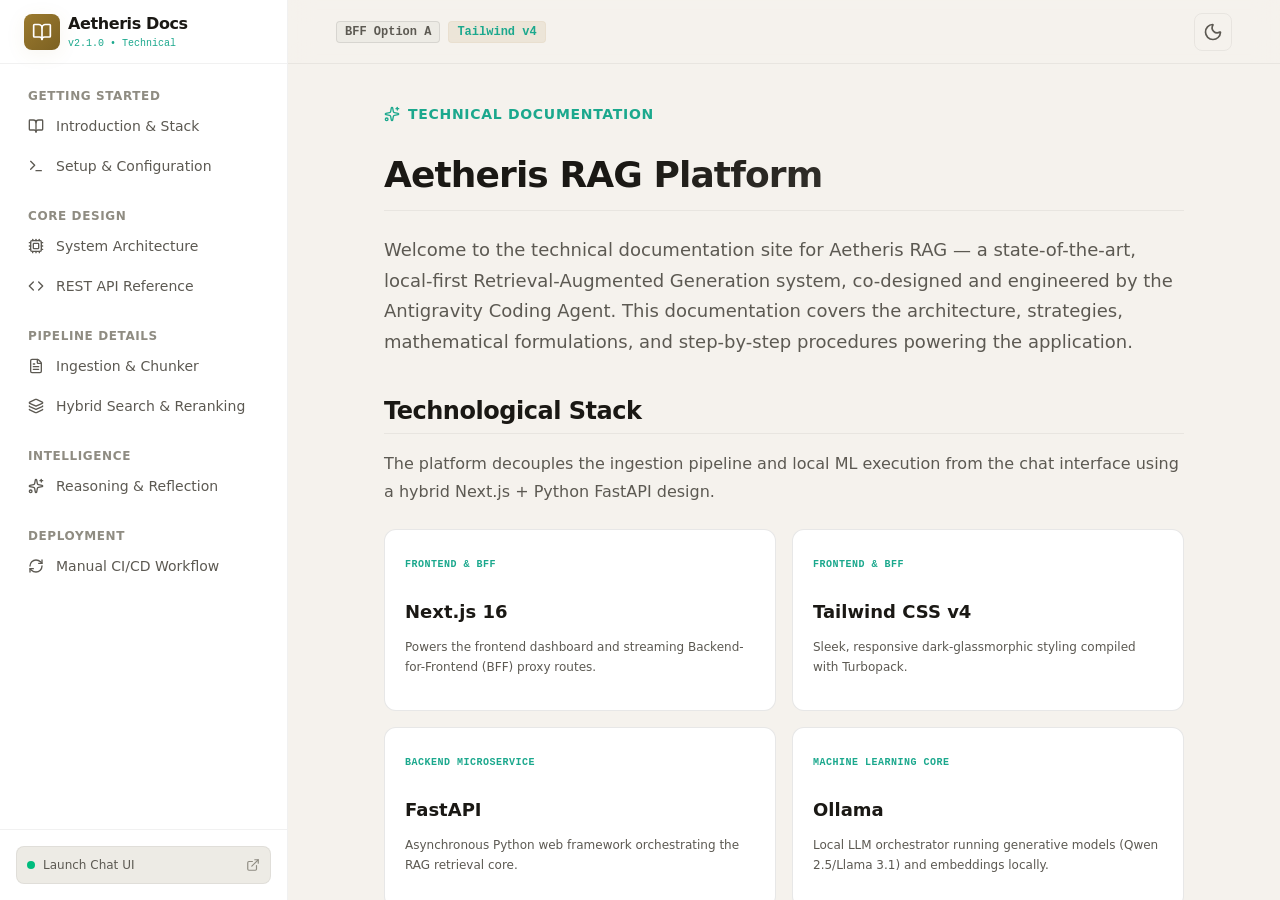
<file: index.html>
<!DOCTYPE html><html lang="en" class="geist_a71539c9-module__T19VSG__variable geist_mono_8d43a2aa-module__8Li5zG__variable h-full antialiased"><head><meta charSet="utf-8"/><meta name="viewport" content="width=device-width, initial-scale=1"/><link rel="preload" href="/_next/static/media/797e433ab948586e-s.p.09zddjkbdep5a.woff2" as="font" crossorigin="" type="font/woff2"/><link rel="preload" href="/_next/static/media/caa3a2e1cccd8315-s.p.09~u27dqhyhd6.woff2" as="font" crossorigin="" type="font/woff2"/><link rel="stylesheet" href="/_next/static/chunks/0md86x42.cjh8.css" data-precedence="next"/><link rel="preload" as="script" fetchPriority="low" href="/_next/static/chunks/00gq-v0e07i1q.js"/><script src="/_next/static/chunks/0pqt~8bl3ukh4.js" async=""></script><script src="/_next/static/chunks/0au83~zq0~0pf.js" async=""></script><script src="/_next/static/chunks/07lhk_q6pmm3r.js" async=""></script><script src="/_next/static/chunks/turbopack-0qzazczm3.h1y.js" async=""></script><script src="/_next/static/chunks/0iuiqhtoth-y2.js" async=""></script><script src="/_next/static/chunks/0d3shmwh5_nmn.js" async=""></script><meta name="next-size-adjust" content=""/><title>RAG Intelligence Documentation | SOTA AI Knowledge Base</title><meta name="description" content="Deep-dive technical documentation for the RAG Intelligence platform, covering advanced chunking (Contextual, Semantic), hybrid retrieval (dense/sparse RRF), cross-encoder reranking, and self-reflective RAG strategies."/><link rel="icon" href="/favicon.ico?favicon.0x3dzn~oxb6tn.ico" sizes="256x256" type="image/x-icon"/><script>
              (function() {
                try {
                  var saved = localStorage.getItem('theme');
                  var dark = saved === 'dark' || (!saved && window.matchMedia('(prefers-color-scheme: dark)').matches);
                  if (dark) {
                    document.documentElement.classList.add('dark');
                  } else {
                    document.documentElement.classList.remove('dark');
                  }
                } catch (e) {}
              })();
            </script><script src="/_next/static/chunks/03~yq9q893hmn.js" noModule=""></script></head><body class="min-h-full flex flex-col bg-bg-deep text-text-primary transition-colors duration-200"><div hidden=""><!--$--><!--/$--></div><div class="flex h-screen overflow-hidden bg-bg-deep text-text-primary transition-colors duration-200"><aside class="
        fixed inset-y-0 left-0 z-40 w-72 h-full bg-bg-surface border-r border-border-muted flex flex-col transition-transform duration-300 ease-in-out
        md:translate-x-0 md:static md:flex
        -translate-x-full
      "><div class="flex h-16 items-center justify-between px-6 border-b border-border-muted flex-shrink-0"><div class="flex items-center gap-2"><div class="flex h-9 w-9 items-center justify-center rounded-lg bg-gradient-to-br from-accent-start to-accent-end shadow-glow"><svg xmlns="http://www.w3.org/2000/svg" width="24" height="24" viewBox="0 0 24 24" fill="none" stroke="currentColor" stroke-width="2" stroke-linecap="round" stroke-linejoin="round" class="lucide lucide-book-open h-5 w-5 text-white" aria-hidden="true"><path d="M12 7v14"></path><path d="M3 18a1 1 0 0 1-1-1V4a1 1 0 0 1 1-1h5a4 4 0 0 1 4 4 4 4 0 0 1 4-4h5a1 1 0 0 1 1 1v13a1 1 0 0 1-1 1h-6a3 3 0 0 0-3 3 3 3 0 0 0-3-3z"></path></svg></div><div><span class="font-bold tracking-tight text-text-primary block">Aetheris Docs</span><span class="text-[10px] text-accent-cyan font-mono block">v2.1.0 • Technical</span></div></div><button class="md:hidden p-1.5 rounded-lg text-text-secondary hover:text-text-primary hover:bg-bg-hover transition-colors"><svg xmlns="http://www.w3.org/2000/svg" width="24" height="24" viewBox="0 0 24 24" fill="none" stroke="currentColor" stroke-width="2" stroke-linecap="round" stroke-linejoin="round" class="lucide lucide-x h-5 w-5" aria-hidden="true"><path d="M18 6 6 18"></path><path d="m6 6 12 12"></path></svg></button></div><nav class="flex-1 overflow-y-auto px-4 py-6 space-y-6"><div class="space-y-1"><h4 class="px-3 text-xs font-semibold text-text-muted uppercase tracking-wider">Getting Started</h4><a class="
                        w-full flex items-center gap-3 px-3 py-2 text-sm font-medium rounded-lg transition-all duration-200
                        bg-gradient-to-r from-accent-start/20 to-accent-end/10 text-text-primary border-l-2 border-accent-start pl-2.5 shadow-glow
                      " href="/"><span class="text-accent-cyan"><svg xmlns="http://www.w3.org/2000/svg" width="24" height="24" viewBox="0 0 24 24" fill="none" stroke="currentColor" stroke-width="2" stroke-linecap="round" stroke-linejoin="round" class="lucide lucide-book-open h-4 w-4" aria-hidden="true"><path d="M12 7v14"></path><path d="M3 18a1 1 0 0 1-1-1V4a1 1 0 0 1 1-1h5a4 4 0 0 1 4 4 4 4 0 0 1 4-4h5a1 1 0 0 1 1 1v13a1 1 0 0 1-1 1h-6a3 3 0 0 0-3 3 3 3 0 0 0-3-3z"></path></svg></span><span>Introduction &amp; Stack</span><svg xmlns="http://www.w3.org/2000/svg" width="24" height="24" viewBox="0 0 24 24" fill="none" stroke="currentColor" stroke-width="2" stroke-linecap="round" stroke-linejoin="round" class="lucide lucide-chevron-right ml-auto h-3.5 w-3.5 text-accent-cyan" aria-hidden="true"><path d="m9 18 6-6-6-6"></path></svg></a><a class="
                        w-full flex items-center gap-3 px-3 py-2 text-sm font-medium rounded-lg transition-all duration-200
                        text-text-secondary hover:text-text-primary hover:bg-bg-hover
                      " href="/setup/"><span class="text-text-secondary"><svg xmlns="http://www.w3.org/2000/svg" width="24" height="24" viewBox="0 0 24 24" fill="none" stroke="currentColor" stroke-width="2" stroke-linecap="round" stroke-linejoin="round" class="lucide lucide-terminal h-4 w-4" aria-hidden="true"><path d="M12 19h8"></path><path d="m4 17 6-6-6-6"></path></svg></span><span>Setup &amp; Configuration</span></a></div><div class="space-y-1"><h4 class="px-3 text-xs font-semibold text-text-muted uppercase tracking-wider">Core Design</h4><a class="
                        w-full flex items-center gap-3 px-3 py-2 text-sm font-medium rounded-lg transition-all duration-200
                        text-text-secondary hover:text-text-primary hover:bg-bg-hover
                      " href="/architecture/"><span class="text-text-secondary"><svg xmlns="http://www.w3.org/2000/svg" width="24" height="24" viewBox="0 0 24 24" fill="none" stroke="currentColor" stroke-width="2" stroke-linecap="round" stroke-linejoin="round" class="lucide lucide-cpu h-4 w-4" aria-hidden="true"><path d="M12 20v2"></path><path d="M12 2v2"></path><path d="M17 20v2"></path><path d="M17 2v2"></path><path d="M2 12h2"></path><path d="M2 17h2"></path><path d="M2 7h2"></path><path d="M20 12h2"></path><path d="M20 17h2"></path><path d="M20 7h2"></path><path d="M7 20v2"></path><path d="M7 2v2"></path><rect x="4" y="4" width="16" height="16" rx="2"></rect><rect x="8" y="8" width="8" height="8" rx="1"></rect></svg></span><span>System Architecture</span></a><a class="
                        w-full flex items-center gap-3 px-3 py-2 text-sm font-medium rounded-lg transition-all duration-200
                        text-text-secondary hover:text-text-primary hover:bg-bg-hover
                      " href="/api-reference/"><span class="text-text-secondary"><svg xmlns="http://www.w3.org/2000/svg" width="24" height="24" viewBox="0 0 24 24" fill="none" stroke="currentColor" stroke-width="2" stroke-linecap="round" stroke-linejoin="round" class="lucide lucide-code h-4 w-4" aria-hidden="true"><path d="m16 18 6-6-6-6"></path><path d="m8 6-6 6 6 6"></path></svg></span><span>REST API Reference</span></a></div><div class="space-y-1"><h4 class="px-3 text-xs font-semibold text-text-muted uppercase tracking-wider">Pipeline Details</h4><a class="
                        w-full flex items-center gap-3 px-3 py-2 text-sm font-medium rounded-lg transition-all duration-200
                        text-text-secondary hover:text-text-primary hover:bg-bg-hover
                      " href="/chunking/"><span class="text-text-secondary"><svg xmlns="http://www.w3.org/2000/svg" width="24" height="24" viewBox="0 0 24 24" fill="none" stroke="currentColor" stroke-width="2" stroke-linecap="round" stroke-linejoin="round" class="lucide lucide-file-text h-4 w-4" aria-hidden="true"><path d="M6 22a2 2 0 0 1-2-2V4a2 2 0 0 1 2-2h8a2.4 2.4 0 0 1 1.704.706l3.588 3.588A2.4 2.4 0 0 1 20 8v12a2 2 0 0 1-2 2z"></path><path d="M14 2v5a1 1 0 0 0 1 1h5"></path><path d="M10 9H8"></path><path d="M16 13H8"></path><path d="M16 17H8"></path></svg></span><span>Ingestion &amp; Chunker</span></a><a class="
                        w-full flex items-center gap-3 px-3 py-2 text-sm font-medium rounded-lg transition-all duration-200
                        text-text-secondary hover:text-text-primary hover:bg-bg-hover
                      " href="/retrieval/"><span class="text-text-secondary"><svg xmlns="http://www.w3.org/2000/svg" width="24" height="24" viewBox="0 0 24 24" fill="none" stroke="currentColor" stroke-width="2" stroke-linecap="round" stroke-linejoin="round" class="lucide lucide-layers h-4 w-4" aria-hidden="true"><path d="M12.83 2.18a2 2 0 0 0-1.66 0L2.6 6.08a1 1 0 0 0 0 1.83l8.58 3.91a2 2 0 0 0 1.66 0l8.58-3.9a1 1 0 0 0 0-1.83z"></path><path d="M2 12a1 1 0 0 0 .58.91l8.6 3.91a2 2 0 0 0 1.65 0l8.58-3.9A1 1 0 0 0 22 12"></path><path d="M2 17a1 1 0 0 0 .58.91l8.6 3.91a2 2 0 0 0 1.65 0l8.58-3.9A1 1 0 0 0 22 17"></path></svg></span><span>Hybrid Search &amp; Reranking</span></a></div><div class="space-y-1"><h4 class="px-3 text-xs font-semibold text-text-muted uppercase tracking-wider">Intelligence</h4><a class="
                        w-full flex items-center gap-3 px-3 py-2 text-sm font-medium rounded-lg transition-all duration-200
                        text-text-secondary hover:text-text-primary hover:bg-bg-hover
                      " href="/strategies/"><span class="text-text-secondary"><svg xmlns="http://www.w3.org/2000/svg" width="24" height="24" viewBox="0 0 24 24" fill="none" stroke="currentColor" stroke-width="2" stroke-linecap="round" stroke-linejoin="round" class="lucide lucide-sparkles h-4 w-4" aria-hidden="true"><path d="M11.017 2.814a1 1 0 0 1 1.966 0l1.051 5.558a2 2 0 0 0 1.594 1.594l5.558 1.051a1 1 0 0 1 0 1.966l-5.558 1.051a2 2 0 0 0-1.594 1.594l-1.051 5.558a1 1 0 0 1-1.966 0l-1.051-5.558a2 2 0 0 0-1.594-1.594l-5.558-1.051a1 1 0 0 1 0-1.966l5.558-1.051a2 2 0 0 0 1.594-1.594z"></path><path d="M20 2v4"></path><path d="M22 4h-4"></path><circle cx="4" cy="20" r="2"></circle></svg></span><span>Reasoning &amp; Reflection</span></a></div><div class="space-y-1"><h4 class="px-3 text-xs font-semibold text-text-muted uppercase tracking-wider">Deployment</h4><a class="
                        w-full flex items-center gap-3 px-3 py-2 text-sm font-medium rounded-lg transition-all duration-200
                        text-text-secondary hover:text-text-primary hover:bg-bg-hover
                      " href="/workflow/"><span class="text-text-secondary"><svg xmlns="http://www.w3.org/2000/svg" width="24" height="24" viewBox="0 0 24 24" fill="none" stroke="currentColor" stroke-width="2" stroke-linecap="round" stroke-linejoin="round" class="lucide lucide-refresh-cw h-4 w-4" aria-hidden="true"><path d="M3 12a9 9 0 0 1 9-9 9.75 9.75 0 0 1 6.74 2.74L21 8"></path><path d="M21 3v5h-5"></path><path d="M21 12a9 9 0 0 1-9 9 9.75 9.75 0 0 1-6.74-2.74L3 16"></path><path d="M8 16H3v5"></path></svg></span><span>Manual CI/CD Workflow</span></a></div></nav><div class="p-4 border-t border-border-muted flex-shrink-0"><a href="http://localhost:3000" target="_blank" rel="noopener noreferrer" class="flex items-center justify-between w-full p-2.5 bg-bg-elevated hover:bg-bg-hover rounded-lg border border-border-muted transition-all group"><div class="flex items-center gap-2"><div class="h-2 w-2 rounded-full bg-emerald-500 animate-pulse"></div><span class="text-xs font-medium text-text-secondary group-hover:text-text-primary">Launch Chat UI</span></div><svg xmlns="http://www.w3.org/2000/svg" width="24" height="24" viewBox="0 0 24 24" fill="none" stroke="currentColor" stroke-width="2" stroke-linecap="round" stroke-linejoin="round" class="lucide lucide-external-link h-3.5 w-3.5 text-text-muted group-hover:text-accent-cyan transition-colors" aria-hidden="true"><path d="M15 3h6v6"></path><path d="M10 14 21 3"></path><path d="M18 13v6a2 2 0 0 1-2 2H5a2 2 0 0 1-2-2V8a2 2 0 0 1 2-2h6"></path></svg></a></div></aside><div class="flex-1 flex flex-col min-w-0 h-full overflow-hidden"><header class="sticky top-0 z-30 flex h-16 items-center justify-between px-6 bg-bg-deep/80 border-b border-border-muted backdrop-blur-md md:px-12 flex-shrink-0"><div class="flex items-center gap-4"><button class="md:hidden p-2 rounded-lg text-text-secondary hover:text-text-primary hover:bg-bg-hover transition-colors"><svg xmlns="http://www.w3.org/2000/svg" width="24" height="24" viewBox="0 0 24 24" fill="none" stroke="currentColor" stroke-width="2" stroke-linecap="round" stroke-linejoin="round" class="lucide lucide-menu h-6 w-6" aria-hidden="true"><path d="M4 5h16"></path><path d="M4 12h16"></path><path d="M4 19h16"></path></svg></button><div class="flex items-center gap-2"><span class="text-xs font-semibold px-2 py-0.5 rounded bg-bg-elevated text-text-secondary border border-border-light font-mono">BFF Option A</span><span class="text-xs font-semibold px-2 py-0.5 rounded bg-accent-start/10 text-accent-cyan border border-border-accent/30 font-mono">Tailwind v4</span></div></div><div class="flex items-center gap-4"><button class="p-2 rounded-lg text-text-secondary hover:text-text-primary hover:bg-bg-hover border border-border-muted transition-colors" title="Switch to Light Mode"><svg xmlns="http://www.w3.org/2000/svg" width="24" height="24" viewBox="0 0 24 24" fill="none" stroke="currentColor" stroke-width="2" stroke-linecap="round" stroke-linejoin="round" class="lucide lucide-sun h-5 w-5" aria-hidden="true"><circle cx="12" cy="12" r="4"></circle><path d="M12 2v2"></path><path d="M12 20v2"></path><path d="m4.93 4.93 1.41 1.41"></path><path d="m17.66 17.66 1.41 1.41"></path><path d="M2 12h2"></path><path d="M20 12h2"></path><path d="m6.34 17.66-1.41 1.41"></path><path d="m19.07 4.93-1.41 1.41"></path></svg></button></div></header><main class="flex-1 overflow-y-auto px-6 py-10 md:px-12 max-w-4xl w-full mx-auto doc-content"><div><div class="flex items-center gap-2 mb-2 text-accent-cyan text-sm font-semibold tracking-wider uppercase"><svg xmlns="http://www.w3.org/2000/svg" width="24" height="24" viewBox="0 0 24 24" fill="none" stroke="currentColor" stroke-width="2" stroke-linecap="round" stroke-linejoin="round" class="lucide lucide-sparkles h-4 w-4" aria-hidden="true"><path d="M11.017 2.814a1 1 0 0 1 1.966 0l1.051 5.558a2 2 0 0 0 1.594 1.594l5.558 1.051a1 1 0 0 1 0 1.966l-5.558 1.051a2 2 0 0 0-1.594 1.594l-1.051 5.558a1 1 0 0 1-1.966 0l-1.051-5.558a2 2 0 0 0-1.594-1.594l-5.558-1.051a1 1 0 0 1 0-1.966l5.558-1.051a2 2 0 0 0 1.594-1.594z"></path><path d="M20 2v4"></path><path d="M22 4h-4"></path><circle cx="4" cy="20" r="2"></circle></svg> Technical Documentation</div><h1>Aetheris RAG Platform</h1><p class="text-lg text-text-secondary leading-relaxed">Welcome to the technical documentation site for Aetheris RAG — a state-of-the-art, local-first Retrieval-Augmented Generation system, co-designed and engineered by the Antigravity Coding Agent. This documentation covers the architecture, strategies, mathematical formulations, and step-by-step procedures powering the application.</p><h2>Technological Stack</h2><p>The platform decouples the ingestion pipeline and local ML execution from the chat interface using a hybrid Next.js + Python FastAPI design.</p><div class="grid grid-cols-1 sm:grid-cols-2 gap-4 my-6"><div class="metric-card"><span class="text-[10px] text-accent-cyan font-mono uppercase font-bold tracking-wider">Frontend &amp; BFF</span><h3 class="text-white text-base font-semibold mt-1 mb-2">Next.js 16</h3><p class="text-xs text-text-secondary m-0 leading-relaxed">Powers the frontend dashboard and streaming Backend-for-Frontend (BFF) proxy routes.</p></div><div class="metric-card"><span class="text-[10px] text-accent-cyan font-mono uppercase font-bold tracking-wider">Frontend &amp; BFF</span><h3 class="text-white text-base font-semibold mt-1 mb-2">Tailwind CSS v4</h3><p class="text-xs text-text-secondary m-0 leading-relaxed">Sleek, responsive dark-glassmorphic styling compiled with Turbopack.</p></div><div class="metric-card"><span class="text-[10px] text-accent-cyan font-mono uppercase font-bold tracking-wider">Backend Microservice</span><h3 class="text-white text-base font-semibold mt-1 mb-2">FastAPI</h3><p class="text-xs text-text-secondary m-0 leading-relaxed">Asynchronous Python web framework orchestrating the RAG retrieval core.</p></div><div class="metric-card"><span class="text-[10px] text-accent-cyan font-mono uppercase font-bold tracking-wider">Machine Learning Core</span><h3 class="text-white text-base font-semibold mt-1 mb-2">Ollama</h3><p class="text-xs text-text-secondary m-0 leading-relaxed">Local LLM orchestrator running generative models (Qwen 2.5/Llama 3.1) and embeddings locally.</p></div><div class="metric-card"><span class="text-[10px] text-accent-cyan font-mono uppercase font-bold tracking-wider">Vector Store</span><h3 class="text-white text-base font-semibold mt-1 mb-2">ChromaDB</h3><p class="text-xs text-text-secondary m-0 leading-relaxed">Local vector database persisting document chunk embeddings on disk.</p></div><div class="metric-card"><span class="text-[10px] text-accent-cyan font-mono uppercase font-bold tracking-wider">Machine Learning Core</span><h3 class="text-white text-base font-semibold mt-1 mb-2">SentenceTransformers</h3><p class="text-xs text-text-secondary m-0 leading-relaxed">Extracts local dense representations and Cross-Encoder neural re-ranking scores.</p></div><div class="metric-card"><span class="text-[10px] text-accent-cyan font-mono uppercase font-bold tracking-wider">Retrieval</span><h3 class="text-white text-base font-semibold mt-1 mb-2">Rank-BM25</h3><p class="text-xs text-text-secondary m-0 leading-relaxed">Computes traditional lexical keyword scores for hybrid Reciprocal Rank Fusion.</p></div><div class="metric-card"><span class="text-[10px] text-accent-cyan font-mono uppercase font-bold tracking-wider">Ingestion</span><h3 class="text-white text-base font-semibold mt-1 mb-2">RapidOCR</h3><p class="text-xs text-text-secondary m-0 leading-relaxed">Local ONNX OCR parser fallback to extract text from scanned, image-based PDFs.</p></div></div><h2>Core Techniques Implemented</h2><p>Aetheris RAG Platform moves beyond standard vector matching to solve real-world context constraints and hallucinations:</p><ul class="space-y-4 my-6"><li class="flex items-start gap-3"><svg xmlns="http://www.w3.org/2000/svg" width="24" height="24" viewBox="0 0 24 24" fill="none" stroke="currentColor" stroke-width="2" stroke-linecap="round" stroke-linejoin="round" class="lucide lucide-circle-check-big h-5 w-5 text-emerald-500 mt-0.5 flex-shrink-0" aria-hidden="true"><path d="M21.801 10A10 10 0 1 1 17 3.335"></path><path d="m9 11 3 3L22 4"></path></svg><div><strong>Contextual Chunking:</strong> Using a local LLM to inject global document context into individual chunk embeddings, minimizing search ambiguity.</div></li><li class="flex items-start gap-3"><svg xmlns="http://www.w3.org/2000/svg" width="24" height="24" viewBox="0 0 24 24" fill="none" stroke="currentColor" stroke-width="2" stroke-linecap="round" stroke-linejoin="round" class="lucide lucide-circle-check-big h-5 w-5 text-emerald-500 mt-0.5 flex-shrink-0" aria-hidden="true"><path d="M21.801 10A10 10 0 1 1 17 3.335"></path><path d="m9 11 3 3L22 4"></path></svg><div><strong>Dense-Sparse Hybrid Search:</strong> Fusing semantic vector similarities with BM25 keyword rankings via Reciprocal Rank Fusion (RRF).</div></li><li class="flex items-start gap-3"><svg xmlns="http://www.w3.org/2000/svg" width="24" height="24" viewBox="0 0 24 24" fill="none" stroke="currentColor" stroke-width="2" stroke-linecap="round" stroke-linejoin="round" class="lucide lucide-circle-check-big h-5 w-5 text-emerald-500 mt-0.5 flex-shrink-0" aria-hidden="true"><path d="M21.801 10A10 10 0 1 1 17 3.335"></path><path d="m9 11 3 3L22 4"></path></svg><div><strong>Cross-Encoder Neural Reranking:</strong> Evaluating the top retrieved candidates against the question using a neural scoring transformer.</div></li><li class="flex items-start gap-3"><svg xmlns="http://www.w3.org/2000/svg" width="24" height="24" viewBox="0 0 24 24" fill="none" stroke="currentColor" stroke-width="2" stroke-linecap="round" stroke-linejoin="round" class="lucide lucide-circle-check-big h-5 w-5 text-emerald-500 mt-0.5 flex-shrink-0" aria-hidden="true"><path d="M21.801 10A10 10 0 1 1 17 3.335"></path><path d="m9 11 3 3L22 4"></path></svg><div><strong>Self-Reflective RAG (Self-RAG):</strong> LLM-based verification checks to critique generations for correctness and contextual grounding.</div></li><li class="flex items-start gap-3"><svg xmlns="http://www.w3.org/2000/svg" width="24" height="24" viewBox="0 0 24 24" fill="none" stroke="currentColor" stroke-width="2" stroke-linecap="round" stroke-linejoin="round" class="lucide lucide-circle-check-big h-5 w-5 text-emerald-500 mt-0.5 flex-shrink-0" aria-hidden="true"><path d="M21.801 10A10 10 0 1 1 17 3.335"></path><path d="m9 11 3 3L22 4"></path></svg><div><strong>Agentic Query Routing:</strong> Adaptive strategies routing simple prompts to Naive pipelines, moderate queries to Corrective RAG (CRAG), and complex tasks to Multi-hop loops.</div></li></ul><div class="doc-alert doc-alert-tip"><strong>Quick Tip:</strong> Select the menu options in the left sidebar to explore the exact file pathways, configuration overrides, mathematical formulas, and CI/CD manual workflow scripts.</div><div class="mt-8 flex justify-end"><a class="inline-flex items-center gap-2 px-5 py-2.5 rounded-lg bg-gradient-to-r from-accent-start to-accent-end text-white font-medium hover:shadow-glow transition-all" href="/setup/"><span>Get Started with Setup</span><svg xmlns="http://www.w3.org/2000/svg" width="24" height="24" viewBox="0 0 24 24" fill="none" stroke="currentColor" stroke-width="2" stroke-linecap="round" stroke-linejoin="round" class="lucide lucide-arrow-right h-4 w-4" aria-hidden="true"><path d="M5 12h14"></path><path d="m12 5 7 7-7 7"></path></svg></a></div></div><!--$--><!--/$--></main></div></div><script src="/_next/static/chunks/00gq-v0e07i1q.js" id="_R_" async=""></script><script>(self.__next_f=self.__next_f||[]).push([0])</script><script>self.__next_f.push([1,"1:\"$Sreact.fragment\"\n2:I[22539,[\"/_next/static/chunks/0iuiqhtoth-y2.js\",\"/_next/static/chunks/0d3shmwh5_nmn.js\"],\"default\"]\n3:I[39756,[\"/_next/static/chunks/0iuiqhtoth-y2.js\",\"/_next/static/chunks/0d3shmwh5_nmn.js\"],\"default\"]\n4:I[37457,[\"/_next/static/chunks/0iuiqhtoth-y2.js\",\"/_next/static/chunks/0d3shmwh5_nmn.js\"],\"default\"]\n5:I[5014,[\"/_next/static/chunks/0iuiqhtoth-y2.js\",\"/_next/static/chunks/0d3shmwh5_nmn.js\"],\"default\"]\ne:I[68027,[\"/_next/static/chunks/0iuiqhtoth-y2.js\",\"/_next/static/chunks/0d3shmwh5_nmn.js\"],\"default\",1]\n:HL[\"/_next/static/chunks/0md86x42.cjh8.css\",\"style\"]\n:HL[\"/_next/static/media/797e433ab948586e-s.p.09zddjkbdep5a.woff2\",\"font\",{\"crossOrigin\":\"\",\"type\":\"font/woff2\"}]\n:HL[\"/_next/static/media/caa3a2e1cccd8315-s.p.09~u27dqhyhd6.woff2\",\"font\",{\"crossOrigin\":\"\",\"type\":\"font/woff2\"}]\n"])</script><script>self.__next_f.push([1,"0:{\"P\":null,\"c\":[\"\",\"\"],\"q\":\"\",\"i\":false,\"f\":[[[\"\",{\"children\":[\"__PAGE__\",{}]},\"$undefined\",\"$undefined\",16],[[\"$\",\"$1\",\"c\",{\"children\":[[[\"$\",\"link\",\"0\",{\"rel\":\"stylesheet\",\"href\":\"/_next/static/chunks/0md86x42.cjh8.css\",\"precedence\":\"next\",\"crossOrigin\":\"$undefined\",\"nonce\":\"$undefined\"}],[\"$\",\"script\",\"script-0\",{\"src\":\"/_next/static/chunks/0iuiqhtoth-y2.js\",\"async\":true,\"nonce\":\"$undefined\"}],[\"$\",\"script\",\"script-1\",{\"src\":\"/_next/static/chunks/0d3shmwh5_nmn.js\",\"async\":true,\"nonce\":\"$undefined\"}]],[\"$\",\"html\",null,{\"lang\":\"en\",\"className\":\"geist_a71539c9-module__T19VSG__variable geist_mono_8d43a2aa-module__8Li5zG__variable h-full antialiased\",\"suppressHydrationWarning\":true,\"children\":[[\"$\",\"head\",null,{\"children\":[\"$\",\"script\",null,{\"dangerouslySetInnerHTML\":{\"__html\":\"\\n              (function() {\\n                try {\\n                  var saved = localStorage.getItem('theme');\\n                  var dark = saved === 'dark' || (!saved \u0026\u0026 window.matchMedia('(prefers-color-scheme: dark)').matches);\\n                  if (dark) {\\n                    document.documentElement.classList.add('dark');\\n                  } else {\\n                    document.documentElement.classList.remove('dark');\\n                  }\\n                } catch (e) {}\\n              })();\\n            \"}}]}],[\"$\",\"body\",null,{\"className\":\"min-h-full flex flex-col bg-bg-deep text-text-primary transition-colors duration-200\",\"children\":[\"$\",\"$L2\",null,{\"children\":[\"$\",\"$L3\",null,{\"parallelRouterKey\":\"children\",\"error\":\"$undefined\",\"errorStyles\":\"$undefined\",\"errorScripts\":\"$undefined\",\"template\":[\"$\",\"$L4\",null,{}],\"templateStyles\":\"$undefined\",\"templateScripts\":\"$undefined\",\"notFound\":[[[\"$\",\"title\",null,{\"children\":\"404: This page could not be found.\"}],[\"$\",\"div\",null,{\"style\":{\"fontFamily\":\"system-ui,\\\"Segoe UI\\\",Roboto,Helvetica,Arial,sans-serif,\\\"Apple Color Emoji\\\",\\\"Segoe UI Emoji\\\"\",\"height\":\"100vh\",\"textAlign\":\"center\",\"display\":\"flex\",\"flexDirection\":\"column\",\"alignItems\":\"center\",\"justifyContent\":\"center\"},\"children\":[\"$\",\"div\",null,{\"children\":[[\"$\",\"style\",null,{\"dangerouslySetInnerHTML\":{\"__html\":\"body{color:#000;background:#fff;margin:0}.next-error-h1{border-right:1px solid rgba(0,0,0,.3)}@media (prefers-color-scheme:dark){body{color:#fff;background:#000}.next-error-h1{border-right:1px solid rgba(255,255,255,.3)}}\"}}],[\"$\",\"h1\",null,{\"className\":\"next-error-h1\",\"style\":{\"display\":\"inline-block\",\"margin\":\"0 20px 0 0\",\"padding\":\"0 23px 0 0\",\"fontSize\":24,\"fontWeight\":500,\"verticalAlign\":\"top\",\"lineHeight\":\"49px\"},\"children\":404}],[\"$\",\"div\",null,{\"style\":{\"display\":\"inline-block\"},\"children\":[\"$\",\"h2\",null,{\"style\":{\"fontSize\":14,\"fontWeight\":400,\"lineHeight\":\"49px\",\"margin\":0},\"children\":\"This page could not be found.\"}]}]]}]}]],[]],\"forbidden\":\"$undefined\",\"unauthorized\":\"$undefined\"}]}]}]]}]]}],{\"children\":[[\"$\",\"$1\",\"c\",{\"children\":[[\"$\",\"div\",null,{\"children\":[[\"$\",\"div\",null,{\"className\":\"flex items-center gap-2 mb-2 text-accent-cyan text-sm font-semibold tracking-wider uppercase\",\"children\":[[\"$\",\"$L5\",null,{\"ref\":\"$undefined\",\"iconNode\":[[\"path\",{\"d\":\"M11.017 2.814a1 1 0 0 1 1.966 0l1.051 5.558a2 2 0 0 0 1.594 1.594l5.558 1.051a1 1 0 0 1 0 1.966l-5.558 1.051a2 2 0 0 0-1.594 1.594l-1.051 5.558a1 1 0 0 1-1.966 0l-1.051-5.558a2 2 0 0 0-1.594-1.594l-5.558-1.051a1 1 0 0 1 0-1.966l5.558-1.051a2 2 0 0 0 1.594-1.594z\",\"key\":\"1s2grr\"}],[\"path\",{\"d\":\"M20 2v4\",\"key\":\"1rf3ol\"}],[\"path\",{\"d\":\"M22 4h-4\",\"key\":\"gwowj6\"}],[\"circle\",{\"cx\":\"4\",\"cy\":\"20\",\"r\":\"2\",\"key\":\"6kqj1y\"}]],\"className\":\"lucide-sparkles h-4 w-4\"}],\" Technical Documentation\"]}],[\"$\",\"h1\",null,{\"children\":\"Aetheris RAG Platform\"}],[\"$\",\"p\",null,{\"className\":\"text-lg text-text-secondary leading-relaxed\",\"children\":\"Welcome to the technical documentation site for Aetheris RAG — a state-of-the-art, local-first Retrieval-Augmented Generation system, co-designed and engineered by the Antigravity Coding Agent. This documentation covers the architecture, strategies, mathematical formulations, and step-by-step procedures powering the application.\"}],[\"$\",\"h2\",null,{\"children\":\"Technological Stack\"}],[\"$\",\"p\",null,{\"children\":\"The platform decouples the ingestion pipeline and local ML execution from the chat interface using a hybrid Next.js + Python FastAPI design.\"}],\"$L6\",\"$L7\",\"$L8\",\"$L9\",\"$La\",\"$Lb\"]}],null,\"$Lc\"]}],{},null,false,null]},null,false,null],\"$Ld\",false]],\"m\":\"$undefined\",\"G\":[\"$e\",[\"$Lf\"]],\"S\":true,\"h\":null,\"s\":\"$undefined\",\"l\":\"$undefined\",\"p\":\"$undefined\",\"d\":\"$undefined\",\"b\":\"9GhKQeDB8zr-wsz3dt904\"}\n"])</script><script>self.__next_f.push([1,"10:I[22016,[\"/_next/static/chunks/0iuiqhtoth-y2.js\",\"/_next/static/chunks/0d3shmwh5_nmn.js\"],\"\"]\n11:I[97367,[\"/_next/static/chunks/0iuiqhtoth-y2.js\",\"/_next/static/chunks/0d3shmwh5_nmn.js\"],\"OutletBoundary\"]\n12:\"$Sreact.suspense\"\n14:I[97367,[\"/_next/static/chunks/0iuiqhtoth-y2.js\",\"/_next/static/chunks/0d3shmwh5_nmn.js\"],\"ViewportBoundary\"]\n16:I[97367,[\"/_next/static/chunks/0iuiqhtoth-y2.js\",\"/_next/static/chunks/0d3shmwh5_nmn.js\"],\"MetadataBoundary\"]\n"])</script><script>self.__next_f.push([1,"6:[\"$\",\"div\",null,{\"className\":\"grid grid-cols-1 sm:grid-cols-2 gap-4 my-6\",\"children\":[[\"$\",\"div\",\"Next.js 16\",{\"className\":\"metric-card\",\"children\":[[\"$\",\"span\",null,{\"className\":\"text-[10px] text-accent-cyan font-mono uppercase font-bold tracking-wider\",\"children\":\"Frontend \u0026 BFF\"}],[\"$\",\"h3\",null,{\"className\":\"text-white text-base font-semibold mt-1 mb-2\",\"children\":\"Next.js 16\"}],[\"$\",\"p\",null,{\"className\":\"text-xs text-text-secondary m-0 leading-relaxed\",\"children\":\"Powers the frontend dashboard and streaming Backend-for-Frontend (BFF) proxy routes.\"}]]}],[\"$\",\"div\",\"Tailwind CSS v4\",{\"className\":\"metric-card\",\"children\":[[\"$\",\"span\",null,{\"className\":\"text-[10px] text-accent-cyan font-mono uppercase font-bold tracking-wider\",\"children\":\"Frontend \u0026 BFF\"}],[\"$\",\"h3\",null,{\"className\":\"text-white text-base font-semibold mt-1 mb-2\",\"children\":\"Tailwind CSS v4\"}],[\"$\",\"p\",null,{\"className\":\"text-xs text-text-secondary m-0 leading-relaxed\",\"children\":\"Sleek, responsive dark-glassmorphic styling compiled with Turbopack.\"}]]}],[\"$\",\"div\",\"FastAPI\",{\"className\":\"metric-card\",\"children\":[[\"$\",\"span\",null,{\"className\":\"text-[10px] text-accent-cyan font-mono uppercase font-bold tracking-wider\",\"children\":\"Backend Microservice\"}],[\"$\",\"h3\",null,{\"className\":\"text-white text-base font-semibold mt-1 mb-2\",\"children\":\"FastAPI\"}],[\"$\",\"p\",null,{\"className\":\"text-xs text-text-secondary m-0 leading-relaxed\",\"children\":\"Asynchronous Python web framework orchestrating the RAG retrieval core.\"}]]}],[\"$\",\"div\",\"Ollama\",{\"className\":\"metric-card\",\"children\":[[\"$\",\"span\",null,{\"className\":\"text-[10px] text-accent-cyan font-mono uppercase font-bold tracking-wider\",\"children\":\"Machine Learning Core\"}],[\"$\",\"h3\",null,{\"className\":\"text-white text-base font-semibold mt-1 mb-2\",\"children\":\"Ollama\"}],[\"$\",\"p\",null,{\"className\":\"text-xs text-text-secondary m-0 leading-relaxed\",\"children\":\"Local LLM orchestrator running generative models (Qwen 2.5/Llama 3.1) and embeddings locally.\"}]]}],[\"$\",\"div\",\"ChromaDB\",{\"className\":\"metric-card\",\"children\":[[\"$\",\"span\",null,{\"className\":\"text-[10px] text-accent-cyan font-mono uppercase font-bold tracking-wider\",\"children\":\"Vector Store\"}],[\"$\",\"h3\",null,{\"className\":\"text-white text-base font-semibold mt-1 mb-2\",\"children\":\"ChromaDB\"}],[\"$\",\"p\",null,{\"className\":\"text-xs text-text-secondary m-0 leading-relaxed\",\"children\":\"Local vector database persisting document chunk embeddings on disk.\"}]]}],[\"$\",\"div\",\"SentenceTransformers\",{\"className\":\"metric-card\",\"children\":[[\"$\",\"span\",null,{\"className\":\"text-[10px] text-accent-cyan font-mono uppercase font-bold tracking-wider\",\"children\":\"Machine Learning Core\"}],[\"$\",\"h3\",null,{\"className\":\"text-white text-base font-semibold mt-1 mb-2\",\"children\":\"SentenceTransformers\"}],[\"$\",\"p\",null,{\"className\":\"text-xs text-text-secondary m-0 leading-relaxed\",\"children\":\"Extracts local dense representations and Cross-Encoder neural re-ranking scores.\"}]]}],[\"$\",\"div\",\"Rank-BM25\",{\"className\":\"metric-card\",\"children\":[[\"$\",\"span\",null,{\"className\":\"text-[10px] text-accent-cyan font-mono uppercase font-bold tracking-wider\",\"children\":\"Retrieval\"}],[\"$\",\"h3\",null,{\"className\":\"text-white text-base font-semibold mt-1 mb-2\",\"children\":\"Rank-BM25\"}],[\"$\",\"p\",null,{\"className\":\"text-xs text-text-secondary m-0 leading-relaxed\",\"children\":\"Computes traditional lexical keyword scores for hybrid Reciprocal Rank Fusion.\"}]]}],[\"$\",\"div\",\"RapidOCR\",{\"className\":\"metric-card\",\"children\":[[\"$\",\"span\",null,{\"className\":\"text-[10px] text-accent-cyan font-mono uppercase font-bold tracking-wider\",\"children\":\"Ingestion\"}],[\"$\",\"h3\",null,{\"className\":\"text-white text-base font-semibold mt-1 mb-2\",\"children\":\"RapidOCR\"}],[\"$\",\"p\",null,{\"className\":\"text-xs text-text-secondary m-0 leading-relaxed\",\"children\":\"Local ONNX OCR parser fallback to extract text from scanned, image-based PDFs.\"}]]}]]}]\n"])</script><script>self.__next_f.push([1,"7:[\"$\",\"h2\",null,{\"children\":\"Core Techniques Implemented\"}]\n8:[\"$\",\"p\",null,{\"children\":\"Aetheris RAG Platform moves beyond standard vector matching to solve real-world context constraints and hallucinations:\"}]\n"])</script><script>self.__next_f.push([1,"9:[\"$\",\"ul\",null,{\"className\":\"space-y-4 my-6\",\"children\":[[\"$\",\"li\",null,{\"className\":\"flex items-start gap-3\",\"children\":[[\"$\",\"$L5\",null,{\"ref\":\"$undefined\",\"iconNode\":[[\"path\",{\"d\":\"M21.801 10A10 10 0 1 1 17 3.335\",\"key\":\"yps3ct\"}],[\"path\",{\"d\":\"m9 11 3 3L22 4\",\"key\":\"1pflzl\"}]],\"className\":\"lucide-circle-check-big h-5 w-5 text-emerald-500 mt-0.5 flex-shrink-0\"}],[\"$\",\"div\",null,{\"children\":[[\"$\",\"strong\",null,{\"children\":\"Contextual Chunking:\"}],\" Using a local LLM to inject global document context into individual chunk embeddings, minimizing search ambiguity.\"]}]]}],[\"$\",\"li\",null,{\"className\":\"flex items-start gap-3\",\"children\":[[\"$\",\"$L5\",null,{\"ref\":\"$undefined\",\"iconNode\":\"$9:props:children:0:props:children:0:props:iconNode\",\"className\":\"lucide-circle-check-big h-5 w-5 text-emerald-500 mt-0.5 flex-shrink-0\"}],[\"$\",\"div\",null,{\"children\":[[\"$\",\"strong\",null,{\"children\":\"Dense-Sparse Hybrid Search:\"}],\" Fusing semantic vector similarities with BM25 keyword rankings via Reciprocal Rank Fusion (RRF).\"]}]]}],[\"$\",\"li\",null,{\"className\":\"flex items-start gap-3\",\"children\":[[\"$\",\"$L5\",null,{\"ref\":\"$undefined\",\"iconNode\":\"$9:props:children:0:props:children:0:props:iconNode\",\"className\":\"lucide-circle-check-big h-5 w-5 text-emerald-500 mt-0.5 flex-shrink-0\"}],[\"$\",\"div\",null,{\"children\":[[\"$\",\"strong\",null,{\"children\":\"Cross-Encoder Neural Reranking:\"}],\" Evaluating the top retrieved candidates against the question using a neural scoring transformer.\"]}]]}],[\"$\",\"li\",null,{\"className\":\"flex items-start gap-3\",\"children\":[[\"$\",\"$L5\",null,{\"ref\":\"$undefined\",\"iconNode\":\"$9:props:children:0:props:children:0:props:iconNode\",\"className\":\"lucide-circle-check-big h-5 w-5 text-emerald-500 mt-0.5 flex-shrink-0\"}],[\"$\",\"div\",null,{\"children\":[[\"$\",\"strong\",null,{\"children\":\"Self-Reflective RAG (Self-RAG):\"}],\" LLM-based verification checks to critique generations for correctness and contextual grounding.\"]}]]}],[\"$\",\"li\",null,{\"className\":\"flex items-start gap-3\",\"children\":[[\"$\",\"$L5\",null,{\"ref\":\"$undefined\",\"iconNode\":\"$9:props:children:0:props:children:0:props:iconNode\",\"className\":\"lucide-circle-check-big h-5 w-5 text-emerald-500 mt-0.5 flex-shrink-0\"}],[\"$\",\"div\",null,{\"children\":[[\"$\",\"strong\",null,{\"children\":\"Agentic Query Routing:\"}],\" Adaptive strategies routing simple prompts to Naive pipelines, moderate queries to Corrective RAG (CRAG), and complex tasks to Multi-hop loops.\"]}]]}]]}]\n"])</script><script>self.__next_f.push([1,"a:[\"$\",\"div\",null,{\"className\":\"doc-alert doc-alert-tip\",\"children\":[[\"$\",\"strong\",null,{\"children\":\"Quick Tip:\"}],\" Select the menu options in the left sidebar to explore the exact file pathways, configuration overrides, mathematical formulas, and CI/CD manual workflow scripts.\"]}]\nb:[\"$\",\"div\",null,{\"className\":\"mt-8 flex justify-end\",\"children\":[\"$\",\"$L10\",null,{\"href\":\"/setup/\",\"className\":\"inline-flex items-center gap-2 px-5 py-2.5 rounded-lg bg-gradient-to-r from-accent-start to-accent-end text-white font-medium hover:shadow-glow transition-all\",\"children\":[[\"$\",\"span\",null,{\"children\":\"Get Started with Setup\"}],[\"$\",\"$L5\",null,{\"ref\":\"$undefined\",\"iconNode\":[[\"path\",{\"d\":\"M5 12h14\",\"key\":\"1ays0h\"}],[\"path\",{\"d\":\"m12 5 7 7-7 7\",\"key\":\"xquz4c\"}]],\"className\":\"lucide-arrow-right h-4 w-4\"}]]}]}]\nc:[\"$\",\"$L11\",null,{\"children\":[\"$\",\"$12\",null,{\"name\":\"Next.MetadataOutlet\",\"children\":\"$@13\"}]}]\nd:[\"$\",\"$1\",\"h\",{\"children\":[null,[\"$\",\"$L14\",null,{\"children\":\"$L15\"}],[\"$\",\"div\",null,{\"hidden\":true,\"children\":[\"$\",\"$L16\",null,{\"children\":[\"$\",\"$12\",null,{\"name\":\"Next.Metadata\",\"children\":\"$L17\"}]}]}],[\"$\",\"meta\",null,{\"name\":\"next-size-adjust\",\"content\":\"\"}]]}]\nf:[\"$\",\"link\",\"0\",{\"rel\":\"stylesheet\",\"href\":\"/_next/static/chunks/0md86x42.cjh8.css\",\"precedence\":\"next\",\"crossOrigin\":\"$undefined\",\"nonce\":\"$undefined\"}]\n"])</script><script>self.__next_f.push([1,"15:[[\"$\",\"meta\",\"0\",{\"charSet\":\"utf-8\"}],[\"$\",\"meta\",\"1\",{\"name\":\"viewport\",\"content\":\"width=device-width, initial-scale=1\"}]]\n"])</script><script>self.__next_f.push([1,"18:I[27201,[\"/_next/static/chunks/0iuiqhtoth-y2.js\",\"/_next/static/chunks/0d3shmwh5_nmn.js\"],\"IconMark\"]\n13:null\n17:[[\"$\",\"title\",\"0\",{\"children\":\"RAG Intelligence Documentation | SOTA AI Knowledge Base\"}],[\"$\",\"meta\",\"1\",{\"name\":\"description\",\"content\":\"Deep-dive technical documentation for the RAG Intelligence platform, covering advanced chunking (Contextual, Semantic), hybrid retrieval (dense/sparse RRF), cross-encoder reranking, and self-reflective RAG strategies.\"}],[\"$\",\"link\",\"2\",{\"rel\":\"icon\",\"href\":\"/favicon.ico?favicon.0x3dzn~oxb6tn.ico\",\"sizes\":\"256x256\",\"type\":\"image/x-icon\"}],[\"$\",\"$L18\",\"3\",{}]]\n"])</script></body></html>
</file>
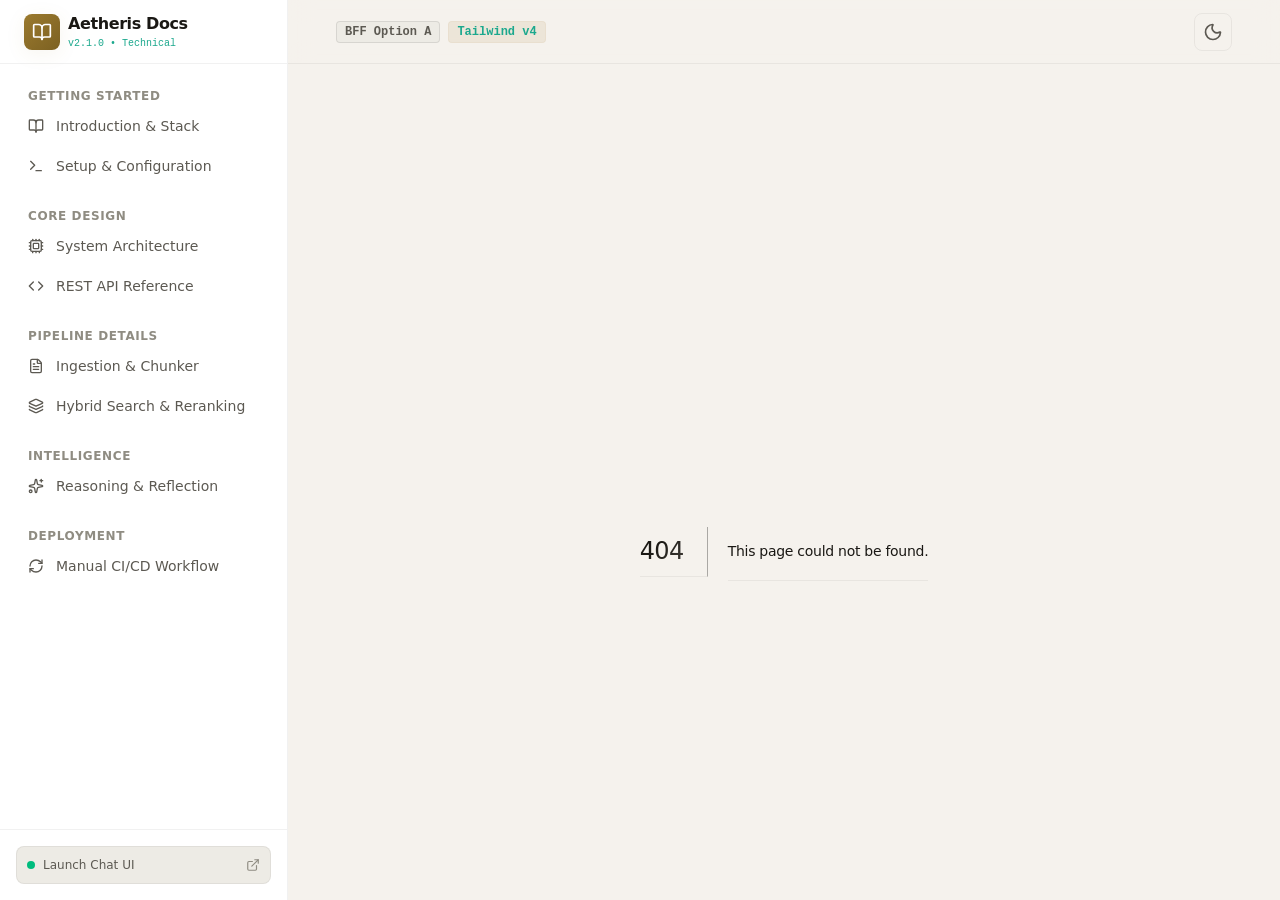
<file: 404/index.html>
<!DOCTYPE html><html lang="en" class="geist_a71539c9-module__T19VSG__variable geist_mono_8d43a2aa-module__8Li5zG__variable h-full antialiased"><head><meta charSet="utf-8"/><meta name="viewport" content="width=device-width, initial-scale=1"/><link rel="stylesheet" href="/_next/static/chunks/0md86x42.cjh8.css" data-precedence="next"/><link rel="preload" as="script" fetchPriority="low" href="/_next/static/chunks/00gq-v0e07i1q.js"/><script src="/_next/static/chunks/0pqt~8bl3ukh4.js" async=""></script><script src="/_next/static/chunks/0au83~zq0~0pf.js" async=""></script><script src="/_next/static/chunks/07lhk_q6pmm3r.js" async=""></script><script src="/_next/static/chunks/turbopack-0qzazczm3.h1y.js" async=""></script><script src="/_next/static/chunks/0iuiqhtoth-y2.js" async=""></script><script src="/_next/static/chunks/0d3shmwh5_nmn.js" async=""></script><meta name="robots" content="noindex"/><meta name="next-size-adjust" content=""/><title>404: This page could not be found.</title><title>RAG Intelligence Documentation | SOTA AI Knowledge Base</title><meta name="description" content="Deep-dive technical documentation for the RAG Intelligence platform, covering advanced chunking (Contextual, Semantic), hybrid retrieval (dense/sparse RRF), cross-encoder reranking, and self-reflective RAG strategies."/><link rel="icon" href="/favicon.ico?favicon.0x3dzn~oxb6tn.ico" sizes="256x256" type="image/x-icon"/><script>
              (function() {
                try {
                  var saved = localStorage.getItem('theme');
                  var dark = saved === 'dark' || (!saved && window.matchMedia('(prefers-color-scheme: dark)').matches);
                  if (dark) {
                    document.documentElement.classList.add('dark');
                  } else {
                    document.documentElement.classList.remove('dark');
                  }
                } catch (e) {}
              })();
            </script><script src="/_next/static/chunks/03~yq9q893hmn.js" noModule=""></script></head><body class="min-h-full flex flex-col bg-bg-deep text-text-primary transition-colors duration-200"><div hidden=""><!--$--><!--/$--></div><div class="flex h-screen overflow-hidden bg-bg-deep text-text-primary transition-colors duration-200"><aside class="
        fixed inset-y-0 left-0 z-40 w-72 h-full bg-bg-surface border-r border-border-muted flex flex-col transition-transform duration-300 ease-in-out
        md:translate-x-0 md:static md:flex
        -translate-x-full
      "><div class="flex h-16 items-center justify-between px-6 border-b border-border-muted flex-shrink-0"><div class="flex items-center gap-2"><div class="flex h-9 w-9 items-center justify-center rounded-lg bg-gradient-to-br from-accent-start to-accent-end shadow-glow"><svg xmlns="http://www.w3.org/2000/svg" width="24" height="24" viewBox="0 0 24 24" fill="none" stroke="currentColor" stroke-width="2" stroke-linecap="round" stroke-linejoin="round" class="lucide lucide-book-open h-5 w-5 text-white" aria-hidden="true"><path d="M12 7v14"></path><path d="M3 18a1 1 0 0 1-1-1V4a1 1 0 0 1 1-1h5a4 4 0 0 1 4 4 4 4 0 0 1 4-4h5a1 1 0 0 1 1 1v13a1 1 0 0 1-1 1h-6a3 3 0 0 0-3 3 3 3 0 0 0-3-3z"></path></svg></div><div><span class="font-bold tracking-tight text-text-primary block">Aetheris Docs</span><span class="text-[10px] text-accent-cyan font-mono block">v2.1.0 • Technical</span></div></div><button class="md:hidden p-1.5 rounded-lg text-text-secondary hover:text-text-primary hover:bg-bg-hover transition-colors"><svg xmlns="http://www.w3.org/2000/svg" width="24" height="24" viewBox="0 0 24 24" fill="none" stroke="currentColor" stroke-width="2" stroke-linecap="round" stroke-linejoin="round" class="lucide lucide-x h-5 w-5" aria-hidden="true"><path d="M18 6 6 18"></path><path d="m6 6 12 12"></path></svg></button></div><nav class="flex-1 overflow-y-auto px-4 py-6 space-y-6"><div class="space-y-1"><h4 class="px-3 text-xs font-semibold text-text-muted uppercase tracking-wider">Getting Started</h4><a class="
                        w-full flex items-center gap-3 px-3 py-2 text-sm font-medium rounded-lg transition-all duration-200
                        text-text-secondary hover:text-text-primary hover:bg-bg-hover
                      " href="/"><span class="text-text-secondary"><svg xmlns="http://www.w3.org/2000/svg" width="24" height="24" viewBox="0 0 24 24" fill="none" stroke="currentColor" stroke-width="2" stroke-linecap="round" stroke-linejoin="round" class="lucide lucide-book-open h-4 w-4" aria-hidden="true"><path d="M12 7v14"></path><path d="M3 18a1 1 0 0 1-1-1V4a1 1 0 0 1 1-1h5a4 4 0 0 1 4 4 4 4 0 0 1 4-4h5a1 1 0 0 1 1 1v13a1 1 0 0 1-1 1h-6a3 3 0 0 0-3 3 3 3 0 0 0-3-3z"></path></svg></span><span>Introduction &amp; Stack</span></a><a class="
                        w-full flex items-center gap-3 px-3 py-2 text-sm font-medium rounded-lg transition-all duration-200
                        text-text-secondary hover:text-text-primary hover:bg-bg-hover
                      " href="/setup/"><span class="text-text-secondary"><svg xmlns="http://www.w3.org/2000/svg" width="24" height="24" viewBox="0 0 24 24" fill="none" stroke="currentColor" stroke-width="2" stroke-linecap="round" stroke-linejoin="round" class="lucide lucide-terminal h-4 w-4" aria-hidden="true"><path d="M12 19h8"></path><path d="m4 17 6-6-6-6"></path></svg></span><span>Setup &amp; Configuration</span></a></div><div class="space-y-1"><h4 class="px-3 text-xs font-semibold text-text-muted uppercase tracking-wider">Core Design</h4><a class="
                        w-full flex items-center gap-3 px-3 py-2 text-sm font-medium rounded-lg transition-all duration-200
                        text-text-secondary hover:text-text-primary hover:bg-bg-hover
                      " href="/architecture/"><span class="text-text-secondary"><svg xmlns="http://www.w3.org/2000/svg" width="24" height="24" viewBox="0 0 24 24" fill="none" stroke="currentColor" stroke-width="2" stroke-linecap="round" stroke-linejoin="round" class="lucide lucide-cpu h-4 w-4" aria-hidden="true"><path d="M12 20v2"></path><path d="M12 2v2"></path><path d="M17 20v2"></path><path d="M17 2v2"></path><path d="M2 12h2"></path><path d="M2 17h2"></path><path d="M2 7h2"></path><path d="M20 12h2"></path><path d="M20 17h2"></path><path d="M20 7h2"></path><path d="M7 20v2"></path><path d="M7 2v2"></path><rect x="4" y="4" width="16" height="16" rx="2"></rect><rect x="8" y="8" width="8" height="8" rx="1"></rect></svg></span><span>System Architecture</span></a><a class="
                        w-full flex items-center gap-3 px-3 py-2 text-sm font-medium rounded-lg transition-all duration-200
                        text-text-secondary hover:text-text-primary hover:bg-bg-hover
                      " href="/api-reference/"><span class="text-text-secondary"><svg xmlns="http://www.w3.org/2000/svg" width="24" height="24" viewBox="0 0 24 24" fill="none" stroke="currentColor" stroke-width="2" stroke-linecap="round" stroke-linejoin="round" class="lucide lucide-code h-4 w-4" aria-hidden="true"><path d="m16 18 6-6-6-6"></path><path d="m8 6-6 6 6 6"></path></svg></span><span>REST API Reference</span></a></div><div class="space-y-1"><h4 class="px-3 text-xs font-semibold text-text-muted uppercase tracking-wider">Pipeline Details</h4><a class="
                        w-full flex items-center gap-3 px-3 py-2 text-sm font-medium rounded-lg transition-all duration-200
                        text-text-secondary hover:text-text-primary hover:bg-bg-hover
                      " href="/chunking/"><span class="text-text-secondary"><svg xmlns="http://www.w3.org/2000/svg" width="24" height="24" viewBox="0 0 24 24" fill="none" stroke="currentColor" stroke-width="2" stroke-linecap="round" stroke-linejoin="round" class="lucide lucide-file-text h-4 w-4" aria-hidden="true"><path d="M6 22a2 2 0 0 1-2-2V4a2 2 0 0 1 2-2h8a2.4 2.4 0 0 1 1.704.706l3.588 3.588A2.4 2.4 0 0 1 20 8v12a2 2 0 0 1-2 2z"></path><path d="M14 2v5a1 1 0 0 0 1 1h5"></path><path d="M10 9H8"></path><path d="M16 13H8"></path><path d="M16 17H8"></path></svg></span><span>Ingestion &amp; Chunker</span></a><a class="
                        w-full flex items-center gap-3 px-3 py-2 text-sm font-medium rounded-lg transition-all duration-200
                        text-text-secondary hover:text-text-primary hover:bg-bg-hover
                      " href="/retrieval/"><span class="text-text-secondary"><svg xmlns="http://www.w3.org/2000/svg" width="24" height="24" viewBox="0 0 24 24" fill="none" stroke="currentColor" stroke-width="2" stroke-linecap="round" stroke-linejoin="round" class="lucide lucide-layers h-4 w-4" aria-hidden="true"><path d="M12.83 2.18a2 2 0 0 0-1.66 0L2.6 6.08a1 1 0 0 0 0 1.83l8.58 3.91a2 2 0 0 0 1.66 0l8.58-3.9a1 1 0 0 0 0-1.83z"></path><path d="M2 12a1 1 0 0 0 .58.91l8.6 3.91a2 2 0 0 0 1.65 0l8.58-3.9A1 1 0 0 0 22 12"></path><path d="M2 17a1 1 0 0 0 .58.91l8.6 3.91a2 2 0 0 0 1.65 0l8.58-3.9A1 1 0 0 0 22 17"></path></svg></span><span>Hybrid Search &amp; Reranking</span></a></div><div class="space-y-1"><h4 class="px-3 text-xs font-semibold text-text-muted uppercase tracking-wider">Intelligence</h4><a class="
                        w-full flex items-center gap-3 px-3 py-2 text-sm font-medium rounded-lg transition-all duration-200
                        text-text-secondary hover:text-text-primary hover:bg-bg-hover
                      " href="/strategies/"><span class="text-text-secondary"><svg xmlns="http://www.w3.org/2000/svg" width="24" height="24" viewBox="0 0 24 24" fill="none" stroke="currentColor" stroke-width="2" stroke-linecap="round" stroke-linejoin="round" class="lucide lucide-sparkles h-4 w-4" aria-hidden="true"><path d="M11.017 2.814a1 1 0 0 1 1.966 0l1.051 5.558a2 2 0 0 0 1.594 1.594l5.558 1.051a1 1 0 0 1 0 1.966l-5.558 1.051a2 2 0 0 0-1.594 1.594l-1.051 5.558a1 1 0 0 1-1.966 0l-1.051-5.558a2 2 0 0 0-1.594-1.594l-5.558-1.051a1 1 0 0 1 0-1.966l5.558-1.051a2 2 0 0 0 1.594-1.594z"></path><path d="M20 2v4"></path><path d="M22 4h-4"></path><circle cx="4" cy="20" r="2"></circle></svg></span><span>Reasoning &amp; Reflection</span></a></div><div class="space-y-1"><h4 class="px-3 text-xs font-semibold text-text-muted uppercase tracking-wider">Deployment</h4><a class="
                        w-full flex items-center gap-3 px-3 py-2 text-sm font-medium rounded-lg transition-all duration-200
                        text-text-secondary hover:text-text-primary hover:bg-bg-hover
                      " href="/workflow/"><span class="text-text-secondary"><svg xmlns="http://www.w3.org/2000/svg" width="24" height="24" viewBox="0 0 24 24" fill="none" stroke="currentColor" stroke-width="2" stroke-linecap="round" stroke-linejoin="round" class="lucide lucide-refresh-cw h-4 w-4" aria-hidden="true"><path d="M3 12a9 9 0 0 1 9-9 9.75 9.75 0 0 1 6.74 2.74L21 8"></path><path d="M21 3v5h-5"></path><path d="M21 12a9 9 0 0 1-9 9 9.75 9.75 0 0 1-6.74-2.74L3 16"></path><path d="M8 16H3v5"></path></svg></span><span>Manual CI/CD Workflow</span></a></div></nav><div class="p-4 border-t border-border-muted flex-shrink-0"><a href="http://localhost:3000" target="_blank" rel="noopener noreferrer" class="flex items-center justify-between w-full p-2.5 bg-bg-elevated hover:bg-bg-hover rounded-lg border border-border-muted transition-all group"><div class="flex items-center gap-2"><div class="h-2 w-2 rounded-full bg-emerald-500 animate-pulse"></div><span class="text-xs font-medium text-text-secondary group-hover:text-text-primary">Launch Chat UI</span></div><svg xmlns="http://www.w3.org/2000/svg" width="24" height="24" viewBox="0 0 24 24" fill="none" stroke="currentColor" stroke-width="2" stroke-linecap="round" stroke-linejoin="round" class="lucide lucide-external-link h-3.5 w-3.5 text-text-muted group-hover:text-accent-cyan transition-colors" aria-hidden="true"><path d="M15 3h6v6"></path><path d="M10 14 21 3"></path><path d="M18 13v6a2 2 0 0 1-2 2H5a2 2 0 0 1-2-2V8a2 2 0 0 1 2-2h6"></path></svg></a></div></aside><div class="flex-1 flex flex-col min-w-0 h-full overflow-hidden"><header class="sticky top-0 z-30 flex h-16 items-center justify-between px-6 bg-bg-deep/80 border-b border-border-muted backdrop-blur-md md:px-12 flex-shrink-0"><div class="flex items-center gap-4"><button class="md:hidden p-2 rounded-lg text-text-secondary hover:text-text-primary hover:bg-bg-hover transition-colors"><svg xmlns="http://www.w3.org/2000/svg" width="24" height="24" viewBox="0 0 24 24" fill="none" stroke="currentColor" stroke-width="2" stroke-linecap="round" stroke-linejoin="round" class="lucide lucide-menu h-6 w-6" aria-hidden="true"><path d="M4 5h16"></path><path d="M4 12h16"></path><path d="M4 19h16"></path></svg></button><div class="flex items-center gap-2"><span class="text-xs font-semibold px-2 py-0.5 rounded bg-bg-elevated text-text-secondary border border-border-light font-mono">BFF Option A</span><span class="text-xs font-semibold px-2 py-0.5 rounded bg-accent-start/10 text-accent-cyan border border-border-accent/30 font-mono">Tailwind v4</span></div></div><div class="flex items-center gap-4"><button class="p-2 rounded-lg text-text-secondary hover:text-text-primary hover:bg-bg-hover border border-border-muted transition-colors" title="Switch to Light Mode"><svg xmlns="http://www.w3.org/2000/svg" width="24" height="24" viewBox="0 0 24 24" fill="none" stroke="currentColor" stroke-width="2" stroke-linecap="round" stroke-linejoin="round" class="lucide lucide-sun h-5 w-5" aria-hidden="true"><circle cx="12" cy="12" r="4"></circle><path d="M12 2v2"></path><path d="M12 20v2"></path><path d="m4.93 4.93 1.41 1.41"></path><path d="m17.66 17.66 1.41 1.41"></path><path d="M2 12h2"></path><path d="M20 12h2"></path><path d="m6.34 17.66-1.41 1.41"></path><path d="m19.07 4.93-1.41 1.41"></path></svg></button></div></header><main class="flex-1 overflow-y-auto px-6 py-10 md:px-12 max-w-4xl w-full mx-auto doc-content"><div style="font-family:system-ui,&quot;Segoe UI&quot;,Roboto,Helvetica,Arial,sans-serif,&quot;Apple Color Emoji&quot;,&quot;Segoe UI Emoji&quot;;height:100vh;text-align:center;display:flex;flex-direction:column;align-items:center;justify-content:center"><div><style>body{color:#000;background:#fff;margin:0}.next-error-h1{border-right:1px solid rgba(0,0,0,.3)}@media (prefers-color-scheme:dark){body{color:#fff;background:#000}.next-error-h1{border-right:1px solid rgba(255,255,255,.3)}}</style><h1 class="next-error-h1" style="display:inline-block;margin:0 20px 0 0;padding:0 23px 0 0;font-size:24px;font-weight:500;vertical-align:top;line-height:49px">404</h1><div style="display:inline-block"><h2 style="font-size:14px;font-weight:400;line-height:49px;margin:0">This page could not be found.</h2></div></div></div><!--$--><!--/$--></main></div></div><script src="/_next/static/chunks/00gq-v0e07i1q.js" id="_R_" async=""></script><script>(self.__next_f=self.__next_f||[]).push([0])</script><script>self.__next_f.push([1,"1:\"$Sreact.fragment\"\n2:I[22539,[\"/_next/static/chunks/0iuiqhtoth-y2.js\",\"/_next/static/chunks/0d3shmwh5_nmn.js\"],\"default\"]\n3:I[39756,[\"/_next/static/chunks/0iuiqhtoth-y2.js\",\"/_next/static/chunks/0d3shmwh5_nmn.js\"],\"default\"]\n4:I[37457,[\"/_next/static/chunks/0iuiqhtoth-y2.js\",\"/_next/static/chunks/0d3shmwh5_nmn.js\"],\"default\"]\n5:I[97367,[\"/_next/static/chunks/0iuiqhtoth-y2.js\",\"/_next/static/chunks/0d3shmwh5_nmn.js\"],\"OutletBoundary\"]\n6:\"$Sreact.suspense\"\n9:I[97367,[\"/_next/static/chunks/0iuiqhtoth-y2.js\",\"/_next/static/chunks/0d3shmwh5_nmn.js\"],\"ViewportBoundary\"]\nb:I[97367,[\"/_next/static/chunks/0iuiqhtoth-y2.js\",\"/_next/static/chunks/0d3shmwh5_nmn.js\"],\"MetadataBoundary\"]\nd:I[68027,[\"/_next/static/chunks/0iuiqhtoth-y2.js\",\"/_next/static/chunks/0d3shmwh5_nmn.js\"],\"default\",1]\n:HL[\"/_next/static/chunks/0md86x42.cjh8.css\",\"style\"]\n"])</script><script>self.__next_f.push([1,"0:{\"P\":null,\"c\":[\"\",\"_not-found\",\"\"],\"q\":\"\",\"i\":false,\"f\":[[[\"\",{\"children\":[\"/_not-found\",{\"children\":[\"__PAGE__\",{}]}]},\"$undefined\",\"$undefined\",16],[[\"$\",\"$1\",\"c\",{\"children\":[[[\"$\",\"link\",\"0\",{\"rel\":\"stylesheet\",\"href\":\"/_next/static/chunks/0md86x42.cjh8.css\",\"precedence\":\"next\",\"crossOrigin\":\"$undefined\",\"nonce\":\"$undefined\"}],[\"$\",\"script\",\"script-0\",{\"src\":\"/_next/static/chunks/0iuiqhtoth-y2.js\",\"async\":true,\"nonce\":\"$undefined\"}],[\"$\",\"script\",\"script-1\",{\"src\":\"/_next/static/chunks/0d3shmwh5_nmn.js\",\"async\":true,\"nonce\":\"$undefined\"}]],[\"$\",\"html\",null,{\"lang\":\"en\",\"className\":\"geist_a71539c9-module__T19VSG__variable geist_mono_8d43a2aa-module__8Li5zG__variable h-full antialiased\",\"suppressHydrationWarning\":true,\"children\":[[\"$\",\"head\",null,{\"children\":[\"$\",\"script\",null,{\"dangerouslySetInnerHTML\":{\"__html\":\"\\n              (function() {\\n                try {\\n                  var saved = localStorage.getItem('theme');\\n                  var dark = saved === 'dark' || (!saved \u0026\u0026 window.matchMedia('(prefers-color-scheme: dark)').matches);\\n                  if (dark) {\\n                    document.documentElement.classList.add('dark');\\n                  } else {\\n                    document.documentElement.classList.remove('dark');\\n                  }\\n                } catch (e) {}\\n              })();\\n            \"}}]}],[\"$\",\"body\",null,{\"className\":\"min-h-full flex flex-col bg-bg-deep text-text-primary transition-colors duration-200\",\"children\":[\"$\",\"$L2\",null,{\"children\":[\"$\",\"$L3\",null,{\"parallelRouterKey\":\"children\",\"error\":\"$undefined\",\"errorStyles\":\"$undefined\",\"errorScripts\":\"$undefined\",\"template\":[\"$\",\"$L4\",null,{}],\"templateStyles\":\"$undefined\",\"templateScripts\":\"$undefined\",\"notFound\":[[[\"$\",\"title\",null,{\"children\":\"404: This page could not be found.\"}],[\"$\",\"div\",null,{\"style\":{\"fontFamily\":\"system-ui,\\\"Segoe UI\\\",Roboto,Helvetica,Arial,sans-serif,\\\"Apple Color Emoji\\\",\\\"Segoe UI Emoji\\\"\",\"height\":\"100vh\",\"textAlign\":\"center\",\"display\":\"flex\",\"flexDirection\":\"column\",\"alignItems\":\"center\",\"justifyContent\":\"center\"},\"children\":[\"$\",\"div\",null,{\"children\":[[\"$\",\"style\",null,{\"dangerouslySetInnerHTML\":{\"__html\":\"body{color:#000;background:#fff;margin:0}.next-error-h1{border-right:1px solid rgba(0,0,0,.3)}@media (prefers-color-scheme:dark){body{color:#fff;background:#000}.next-error-h1{border-right:1px solid rgba(255,255,255,.3)}}\"}}],[\"$\",\"h1\",null,{\"className\":\"next-error-h1\",\"style\":{\"display\":\"inline-block\",\"margin\":\"0 20px 0 0\",\"padding\":\"0 23px 0 0\",\"fontSize\":24,\"fontWeight\":500,\"verticalAlign\":\"top\",\"lineHeight\":\"49px\"},\"children\":404}],[\"$\",\"div\",null,{\"style\":{\"display\":\"inline-block\"},\"children\":[\"$\",\"h2\",null,{\"style\":{\"fontSize\":14,\"fontWeight\":400,\"lineHeight\":\"49px\",\"margin\":0},\"children\":\"This page could not be found.\"}]}]]}]}]],[]],\"forbidden\":\"$undefined\",\"unauthorized\":\"$undefined\"}]}]}]]}]]}],{\"children\":[[\"$\",\"$1\",\"c\",{\"children\":[null,[\"$\",\"$L3\",null,{\"parallelRouterKey\":\"children\",\"error\":\"$undefined\",\"errorStyles\":\"$undefined\",\"errorScripts\":\"$undefined\",\"template\":[\"$\",\"$L4\",null,{}],\"templateStyles\":\"$undefined\",\"templateScripts\":\"$undefined\",\"notFound\":\"$undefined\",\"forbidden\":\"$undefined\",\"unauthorized\":\"$undefined\"}]]}],{\"children\":[[\"$\",\"$1\",\"c\",{\"children\":[[[\"$\",\"title\",null,{\"children\":\"404: This page could not be found.\"}],[\"$\",\"div\",null,{\"style\":\"$0:f:0:1:0:props:children:1:props:children:1:props:children:props:children:props:notFound:0:1:props:style\",\"children\":[\"$\",\"div\",null,{\"children\":[[\"$\",\"style\",null,{\"dangerouslySetInnerHTML\":{\"__html\":\"body{color:#000;background:#fff;margin:0}.next-error-h1{border-right:1px solid rgba(0,0,0,.3)}@media (prefers-color-scheme:dark){body{color:#fff;background:#000}.next-error-h1{border-right:1px solid rgba(255,255,255,.3)}}\"}}],[\"$\",\"h1\",null,{\"className\":\"next-error-h1\",\"style\":\"$0:f:0:1:0:props:children:1:props:children:1:props:children:props:children:props:notFound:0:1:props:children:props:children:1:props:style\",\"children\":404}],[\"$\",\"div\",null,{\"style\":\"$0:f:0:1:0:props:children:1:props:children:1:props:children:props:children:props:notFound:0:1:props:children:props:children:2:props:style\",\"children\":[\"$\",\"h2\",null,{\"style\":\"$0:f:0:1:0:props:children:1:props:children:1:props:children:props:children:props:notFound:0:1:props:children:props:children:2:props:children:props:style\",\"children\":\"This page could not be found.\"}]}]]}]}]],null,[\"$\",\"$L5\",null,{\"children\":[\"$\",\"$6\",null,{\"name\":\"Next.MetadataOutlet\",\"children\":\"$@7\"}]}]]}],{},null,false,null]},null,false,\"$@8\"]},null,false,null],[\"$\",\"$1\",\"h\",{\"children\":[[\"$\",\"meta\",null,{\"name\":\"robots\",\"content\":\"noindex\"}],[\"$\",\"$L9\",null,{\"children\":\"$La\"}],[\"$\",\"div\",null,{\"hidden\":true,\"children\":[\"$\",\"$Lb\",null,{\"children\":[\"$\",\"$6\",null,{\"name\":\"Next.Metadata\",\"children\":\"$Lc\"}]}]}],[\"$\",\"meta\",null,{\"name\":\"next-size-adjust\",\"content\":\"\"}]]}],false]],\"m\":\"$undefined\",\"G\":[\"$d\",[[\"$\",\"link\",\"0\",{\"rel\":\"stylesheet\",\"href\":\"/_next/static/chunks/0md86x42.cjh8.css\",\"precedence\":\"next\",\"crossOrigin\":\"$undefined\",\"nonce\":\"$undefined\"}]]],\"S\":true,\"h\":null,\"s\":\"$undefined\",\"l\":\"$undefined\",\"p\":\"$undefined\",\"d\":\"$undefined\",\"b\":\"9GhKQeDB8zr-wsz3dt904\"}\n"])</script><script>self.__next_f.push([1,"e:[]\n8:\"$We\"\n"])</script><script>self.__next_f.push([1,"a:[[\"$\",\"meta\",\"0\",{\"charSet\":\"utf-8\"}],[\"$\",\"meta\",\"1\",{\"name\":\"viewport\",\"content\":\"width=device-width, initial-scale=1\"}]]\n"])</script><script>self.__next_f.push([1,"f:I[27201,[\"/_next/static/chunks/0iuiqhtoth-y2.js\",\"/_next/static/chunks/0d3shmwh5_nmn.js\"],\"IconMark\"]\n7:null\nc:[[\"$\",\"title\",\"0\",{\"children\":\"RAG Intelligence Documentation | SOTA AI Knowledge Base\"}],[\"$\",\"meta\",\"1\",{\"name\":\"description\",\"content\":\"Deep-dive technical documentation for the RAG Intelligence platform, covering advanced chunking (Contextual, Semantic), hybrid retrieval (dense/sparse RRF), cross-encoder reranking, and self-reflective RAG strategies.\"}],[\"$\",\"link\",\"2\",{\"rel\":\"icon\",\"href\":\"/favicon.ico?favicon.0x3dzn~oxb6tn.ico\",\"sizes\":\"256x256\",\"type\":\"image/x-icon\"}],[\"$\",\"$Lf\",\"3\",{}]]\n"])</script></body></html>
</file>
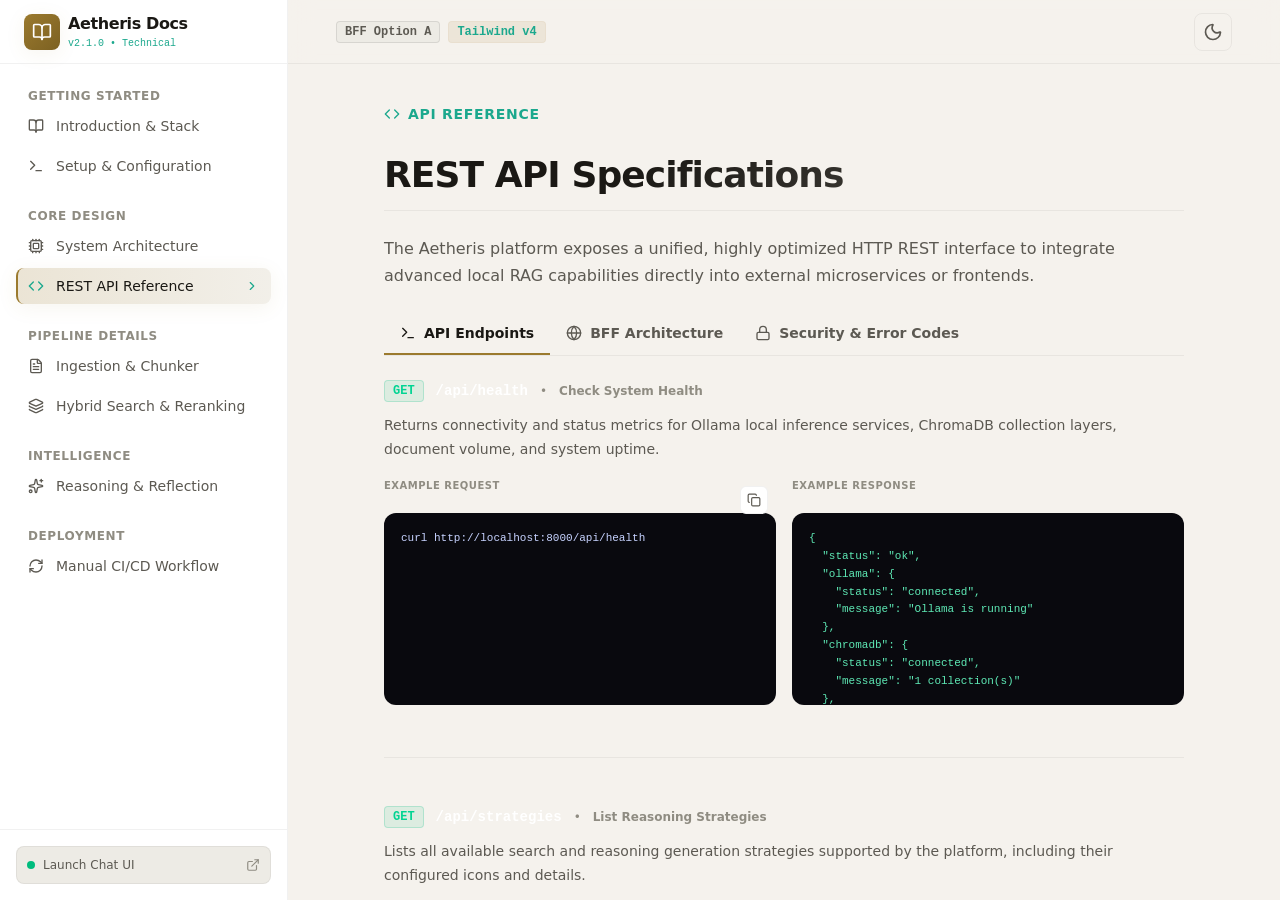
<file: api-reference/index.html>
<!DOCTYPE html><html lang="en" class="geist_a71539c9-module__T19VSG__variable geist_mono_8d43a2aa-module__8Li5zG__variable h-full antialiased"><head><meta charSet="utf-8"/><meta name="viewport" content="width=device-width, initial-scale=1"/><link rel="preload" href="/_next/static/media/797e433ab948586e-s.p.09zddjkbdep5a.woff2" as="font" crossorigin="" type="font/woff2"/><link rel="preload" href="/_next/static/media/caa3a2e1cccd8315-s.p.09~u27dqhyhd6.woff2" as="font" crossorigin="" type="font/woff2"/><link rel="stylesheet" href="/_next/static/chunks/0md86x42.cjh8.css" data-precedence="next"/><link rel="preload" as="script" fetchPriority="low" href="/_next/static/chunks/00gq-v0e07i1q.js"/><script src="/_next/static/chunks/0pqt~8bl3ukh4.js" async=""></script><script src="/_next/static/chunks/0au83~zq0~0pf.js" async=""></script><script src="/_next/static/chunks/07lhk_q6pmm3r.js" async=""></script><script src="/_next/static/chunks/turbopack-0qzazczm3.h1y.js" async=""></script><script src="/_next/static/chunks/0iuiqhtoth-y2.js" async=""></script><script src="/_next/static/chunks/0d3shmwh5_nmn.js" async=""></script><script src="/_next/static/chunks/17c-21-.nozzq.js" async=""></script><meta name="next-size-adjust" content=""/><title>RAG Intelligence Documentation | SOTA AI Knowledge Base</title><meta name="description" content="Deep-dive technical documentation for the RAG Intelligence platform, covering advanced chunking (Contextual, Semantic), hybrid retrieval (dense/sparse RRF), cross-encoder reranking, and self-reflective RAG strategies."/><link rel="icon" href="/favicon.ico?favicon.0x3dzn~oxb6tn.ico" sizes="256x256" type="image/x-icon"/><script>
              (function() {
                try {
                  var saved = localStorage.getItem('theme');
                  var dark = saved === 'dark' || (!saved && window.matchMedia('(prefers-color-scheme: dark)').matches);
                  if (dark) {
                    document.documentElement.classList.add('dark');
                  } else {
                    document.documentElement.classList.remove('dark');
                  }
                } catch (e) {}
              })();
            </script><script src="/_next/static/chunks/03~yq9q893hmn.js" noModule=""></script></head><body class="min-h-full flex flex-col bg-bg-deep text-text-primary transition-colors duration-200"><div hidden=""><!--$--><!--/$--></div><div class="flex h-screen overflow-hidden bg-bg-deep text-text-primary transition-colors duration-200"><aside class="
        fixed inset-y-0 left-0 z-40 w-72 h-full bg-bg-surface border-r border-border-muted flex flex-col transition-transform duration-300 ease-in-out
        md:translate-x-0 md:static md:flex
        -translate-x-full
      "><div class="flex h-16 items-center justify-between px-6 border-b border-border-muted flex-shrink-0"><div class="flex items-center gap-2"><div class="flex h-9 w-9 items-center justify-center rounded-lg bg-gradient-to-br from-accent-start to-accent-end shadow-glow"><svg xmlns="http://www.w3.org/2000/svg" width="24" height="24" viewBox="0 0 24 24" fill="none" stroke="currentColor" stroke-width="2" stroke-linecap="round" stroke-linejoin="round" class="lucide lucide-book-open h-5 w-5 text-white" aria-hidden="true"><path d="M12 7v14"></path><path d="M3 18a1 1 0 0 1-1-1V4a1 1 0 0 1 1-1h5a4 4 0 0 1 4 4 4 4 0 0 1 4-4h5a1 1 0 0 1 1 1v13a1 1 0 0 1-1 1h-6a3 3 0 0 0-3 3 3 3 0 0 0-3-3z"></path></svg></div><div><span class="font-bold tracking-tight text-text-primary block">Aetheris Docs</span><span class="text-[10px] text-accent-cyan font-mono block">v2.1.0 • Technical</span></div></div><button class="md:hidden p-1.5 rounded-lg text-text-secondary hover:text-text-primary hover:bg-bg-hover transition-colors"><svg xmlns="http://www.w3.org/2000/svg" width="24" height="24" viewBox="0 0 24 24" fill="none" stroke="currentColor" stroke-width="2" stroke-linecap="round" stroke-linejoin="round" class="lucide lucide-x h-5 w-5" aria-hidden="true"><path d="M18 6 6 18"></path><path d="m6 6 12 12"></path></svg></button></div><nav class="flex-1 overflow-y-auto px-4 py-6 space-y-6"><div class="space-y-1"><h4 class="px-3 text-xs font-semibold text-text-muted uppercase tracking-wider">Getting Started</h4><a class="
                        w-full flex items-center gap-3 px-3 py-2 text-sm font-medium rounded-lg transition-all duration-200
                        text-text-secondary hover:text-text-primary hover:bg-bg-hover
                      " href="/"><span class="text-text-secondary"><svg xmlns="http://www.w3.org/2000/svg" width="24" height="24" viewBox="0 0 24 24" fill="none" stroke="currentColor" stroke-width="2" stroke-linecap="round" stroke-linejoin="round" class="lucide lucide-book-open h-4 w-4" aria-hidden="true"><path d="M12 7v14"></path><path d="M3 18a1 1 0 0 1-1-1V4a1 1 0 0 1 1-1h5a4 4 0 0 1 4 4 4 4 0 0 1 4-4h5a1 1 0 0 1 1 1v13a1 1 0 0 1-1 1h-6a3 3 0 0 0-3 3 3 3 0 0 0-3-3z"></path></svg></span><span>Introduction &amp; Stack</span></a><a class="
                        w-full flex items-center gap-3 px-3 py-2 text-sm font-medium rounded-lg transition-all duration-200
                        text-text-secondary hover:text-text-primary hover:bg-bg-hover
                      " href="/setup/"><span class="text-text-secondary"><svg xmlns="http://www.w3.org/2000/svg" width="24" height="24" viewBox="0 0 24 24" fill="none" stroke="currentColor" stroke-width="2" stroke-linecap="round" stroke-linejoin="round" class="lucide lucide-terminal h-4 w-4" aria-hidden="true"><path d="M12 19h8"></path><path d="m4 17 6-6-6-6"></path></svg></span><span>Setup &amp; Configuration</span></a></div><div class="space-y-1"><h4 class="px-3 text-xs font-semibold text-text-muted uppercase tracking-wider">Core Design</h4><a class="
                        w-full flex items-center gap-3 px-3 py-2 text-sm font-medium rounded-lg transition-all duration-200
                        text-text-secondary hover:text-text-primary hover:bg-bg-hover
                      " href="/architecture/"><span class="text-text-secondary"><svg xmlns="http://www.w3.org/2000/svg" width="24" height="24" viewBox="0 0 24 24" fill="none" stroke="currentColor" stroke-width="2" stroke-linecap="round" stroke-linejoin="round" class="lucide lucide-cpu h-4 w-4" aria-hidden="true"><path d="M12 20v2"></path><path d="M12 2v2"></path><path d="M17 20v2"></path><path d="M17 2v2"></path><path d="M2 12h2"></path><path d="M2 17h2"></path><path d="M2 7h2"></path><path d="M20 12h2"></path><path d="M20 17h2"></path><path d="M20 7h2"></path><path d="M7 20v2"></path><path d="M7 2v2"></path><rect x="4" y="4" width="16" height="16" rx="2"></rect><rect x="8" y="8" width="8" height="8" rx="1"></rect></svg></span><span>System Architecture</span></a><a class="
                        w-full flex items-center gap-3 px-3 py-2 text-sm font-medium rounded-lg transition-all duration-200
                        bg-gradient-to-r from-accent-start/20 to-accent-end/10 text-text-primary border-l-2 border-accent-start pl-2.5 shadow-glow
                      " href="/api-reference/"><span class="text-accent-cyan"><svg xmlns="http://www.w3.org/2000/svg" width="24" height="24" viewBox="0 0 24 24" fill="none" stroke="currentColor" stroke-width="2" stroke-linecap="round" stroke-linejoin="round" class="lucide lucide-code h-4 w-4" aria-hidden="true"><path d="m16 18 6-6-6-6"></path><path d="m8 6-6 6 6 6"></path></svg></span><span>REST API Reference</span><svg xmlns="http://www.w3.org/2000/svg" width="24" height="24" viewBox="0 0 24 24" fill="none" stroke="currentColor" stroke-width="2" stroke-linecap="round" stroke-linejoin="round" class="lucide lucide-chevron-right ml-auto h-3.5 w-3.5 text-accent-cyan" aria-hidden="true"><path d="m9 18 6-6-6-6"></path></svg></a></div><div class="space-y-1"><h4 class="px-3 text-xs font-semibold text-text-muted uppercase tracking-wider">Pipeline Details</h4><a class="
                        w-full flex items-center gap-3 px-3 py-2 text-sm font-medium rounded-lg transition-all duration-200
                        text-text-secondary hover:text-text-primary hover:bg-bg-hover
                      " href="/chunking/"><span class="text-text-secondary"><svg xmlns="http://www.w3.org/2000/svg" width="24" height="24" viewBox="0 0 24 24" fill="none" stroke="currentColor" stroke-width="2" stroke-linecap="round" stroke-linejoin="round" class="lucide lucide-file-text h-4 w-4" aria-hidden="true"><path d="M6 22a2 2 0 0 1-2-2V4a2 2 0 0 1 2-2h8a2.4 2.4 0 0 1 1.704.706l3.588 3.588A2.4 2.4 0 0 1 20 8v12a2 2 0 0 1-2 2z"></path><path d="M14 2v5a1 1 0 0 0 1 1h5"></path><path d="M10 9H8"></path><path d="M16 13H8"></path><path d="M16 17H8"></path></svg></span><span>Ingestion &amp; Chunker</span></a><a class="
                        w-full flex items-center gap-3 px-3 py-2 text-sm font-medium rounded-lg transition-all duration-200
                        text-text-secondary hover:text-text-primary hover:bg-bg-hover
                      " href="/retrieval/"><span class="text-text-secondary"><svg xmlns="http://www.w3.org/2000/svg" width="24" height="24" viewBox="0 0 24 24" fill="none" stroke="currentColor" stroke-width="2" stroke-linecap="round" stroke-linejoin="round" class="lucide lucide-layers h-4 w-4" aria-hidden="true"><path d="M12.83 2.18a2 2 0 0 0-1.66 0L2.6 6.08a1 1 0 0 0 0 1.83l8.58 3.91a2 2 0 0 0 1.66 0l8.58-3.9a1 1 0 0 0 0-1.83z"></path><path d="M2 12a1 1 0 0 0 .58.91l8.6 3.91a2 2 0 0 0 1.65 0l8.58-3.9A1 1 0 0 0 22 12"></path><path d="M2 17a1 1 0 0 0 .58.91l8.6 3.91a2 2 0 0 0 1.65 0l8.58-3.9A1 1 0 0 0 22 17"></path></svg></span><span>Hybrid Search &amp; Reranking</span></a></div><div class="space-y-1"><h4 class="px-3 text-xs font-semibold text-text-muted uppercase tracking-wider">Intelligence</h4><a class="
                        w-full flex items-center gap-3 px-3 py-2 text-sm font-medium rounded-lg transition-all duration-200
                        text-text-secondary hover:text-text-primary hover:bg-bg-hover
                      " href="/strategies/"><span class="text-text-secondary"><svg xmlns="http://www.w3.org/2000/svg" width="24" height="24" viewBox="0 0 24 24" fill="none" stroke="currentColor" stroke-width="2" stroke-linecap="round" stroke-linejoin="round" class="lucide lucide-sparkles h-4 w-4" aria-hidden="true"><path d="M11.017 2.814a1 1 0 0 1 1.966 0l1.051 5.558a2 2 0 0 0 1.594 1.594l5.558 1.051a1 1 0 0 1 0 1.966l-5.558 1.051a2 2 0 0 0-1.594 1.594l-1.051 5.558a1 1 0 0 1-1.966 0l-1.051-5.558a2 2 0 0 0-1.594-1.594l-5.558-1.051a1 1 0 0 1 0-1.966l5.558-1.051a2 2 0 0 0 1.594-1.594z"></path><path d="M20 2v4"></path><path d="M22 4h-4"></path><circle cx="4" cy="20" r="2"></circle></svg></span><span>Reasoning &amp; Reflection</span></a></div><div class="space-y-1"><h4 class="px-3 text-xs font-semibold text-text-muted uppercase tracking-wider">Deployment</h4><a class="
                        w-full flex items-center gap-3 px-3 py-2 text-sm font-medium rounded-lg transition-all duration-200
                        text-text-secondary hover:text-text-primary hover:bg-bg-hover
                      " href="/workflow/"><span class="text-text-secondary"><svg xmlns="http://www.w3.org/2000/svg" width="24" height="24" viewBox="0 0 24 24" fill="none" stroke="currentColor" stroke-width="2" stroke-linecap="round" stroke-linejoin="round" class="lucide lucide-refresh-cw h-4 w-4" aria-hidden="true"><path d="M3 12a9 9 0 0 1 9-9 9.75 9.75 0 0 1 6.74 2.74L21 8"></path><path d="M21 3v5h-5"></path><path d="M21 12a9 9 0 0 1-9 9 9.75 9.75 0 0 1-6.74-2.74L3 16"></path><path d="M8 16H3v5"></path></svg></span><span>Manual CI/CD Workflow</span></a></div></nav><div class="p-4 border-t border-border-muted flex-shrink-0"><a href="http://localhost:3000" target="_blank" rel="noopener noreferrer" class="flex items-center justify-between w-full p-2.5 bg-bg-elevated hover:bg-bg-hover rounded-lg border border-border-muted transition-all group"><div class="flex items-center gap-2"><div class="h-2 w-2 rounded-full bg-emerald-500 animate-pulse"></div><span class="text-xs font-medium text-text-secondary group-hover:text-text-primary">Launch Chat UI</span></div><svg xmlns="http://www.w3.org/2000/svg" width="24" height="24" viewBox="0 0 24 24" fill="none" stroke="currentColor" stroke-width="2" stroke-linecap="round" stroke-linejoin="round" class="lucide lucide-external-link h-3.5 w-3.5 text-text-muted group-hover:text-accent-cyan transition-colors" aria-hidden="true"><path d="M15 3h6v6"></path><path d="M10 14 21 3"></path><path d="M18 13v6a2 2 0 0 1-2 2H5a2 2 0 0 1-2-2V8a2 2 0 0 1 2-2h6"></path></svg></a></div></aside><div class="flex-1 flex flex-col min-w-0 h-full overflow-hidden"><header class="sticky top-0 z-30 flex h-16 items-center justify-between px-6 bg-bg-deep/80 border-b border-border-muted backdrop-blur-md md:px-12 flex-shrink-0"><div class="flex items-center gap-4"><button class="md:hidden p-2 rounded-lg text-text-secondary hover:text-text-primary hover:bg-bg-hover transition-colors"><svg xmlns="http://www.w3.org/2000/svg" width="24" height="24" viewBox="0 0 24 24" fill="none" stroke="currentColor" stroke-width="2" stroke-linecap="round" stroke-linejoin="round" class="lucide lucide-menu h-6 w-6" aria-hidden="true"><path d="M4 5h16"></path><path d="M4 12h16"></path><path d="M4 19h16"></path></svg></button><div class="flex items-center gap-2"><span class="text-xs font-semibold px-2 py-0.5 rounded bg-bg-elevated text-text-secondary border border-border-light font-mono">BFF Option A</span><span class="text-xs font-semibold px-2 py-0.5 rounded bg-accent-start/10 text-accent-cyan border border-border-accent/30 font-mono">Tailwind v4</span></div></div><div class="flex items-center gap-4"><button class="p-2 rounded-lg text-text-secondary hover:text-text-primary hover:bg-bg-hover border border-border-muted transition-colors" title="Switch to Light Mode"><svg xmlns="http://www.w3.org/2000/svg" width="24" height="24" viewBox="0 0 24 24" fill="none" stroke="currentColor" stroke-width="2" stroke-linecap="round" stroke-linejoin="round" class="lucide lucide-sun h-5 w-5" aria-hidden="true"><circle cx="12" cy="12" r="4"></circle><path d="M12 2v2"></path><path d="M12 20v2"></path><path d="m4.93 4.93 1.41 1.41"></path><path d="m17.66 17.66 1.41 1.41"></path><path d="M2 12h2"></path><path d="M20 12h2"></path><path d="m6.34 17.66-1.41 1.41"></path><path d="m19.07 4.93-1.41 1.41"></path></svg></button></div></header><main class="flex-1 overflow-y-auto px-6 py-10 md:px-12 max-w-4xl w-full mx-auto doc-content"><div><div class="flex items-center gap-2 mb-2 text-accent-cyan text-sm font-semibold tracking-wider uppercase"><svg xmlns="http://www.w3.org/2000/svg" width="24" height="24" viewBox="0 0 24 24" fill="none" stroke="currentColor" stroke-width="2" stroke-linecap="round" stroke-linejoin="round" class="lucide lucide-code h-4 w-4" aria-hidden="true"><path d="m16 18 6-6-6-6"></path><path d="m8 6-6 6 6 6"></path></svg> API Reference</div><h1>REST API Specifications</h1><p class="text-text-secondary leading-relaxed">The Aetheris platform exposes a unified, highly optimized HTTP REST interface to integrate advanced local RAG capabilities directly into external microservices or frontends.</p><div class="flex border-b border-border-muted my-6 scrollbar-none overflow-x-auto"><button class="px-4 py-2.5 text-sm font-semibold border-b-2 transition-all flex items-center gap-2 flex-shrink-0
            border-accent-start text-text-primary"><svg xmlns="http://www.w3.org/2000/svg" width="24" height="24" viewBox="0 0 24 24" fill="none" stroke="currentColor" stroke-width="2" stroke-linecap="round" stroke-linejoin="round" class="lucide lucide-terminal h-4 w-4" aria-hidden="true"><path d="M12 19h8"></path><path d="m4 17 6-6-6-6"></path></svg><span>API Endpoints</span></button><button class="px-4 py-2.5 text-sm font-semibold border-b-2 transition-all flex items-center gap-2 flex-shrink-0
            border-transparent text-text-secondary hover:text-text-primary"><svg xmlns="http://www.w3.org/2000/svg" width="24" height="24" viewBox="0 0 24 24" fill="none" stroke="currentColor" stroke-width="2" stroke-linecap="round" stroke-linejoin="round" class="lucide lucide-globe h-4 w-4" aria-hidden="true"><circle cx="12" cy="12" r="10"></circle><path d="M12 2a14.5 14.5 0 0 0 0 20 14.5 14.5 0 0 0 0-20"></path><path d="M2 12h20"></path></svg><span>BFF Architecture</span></button><button class="px-4 py-2.5 text-sm font-semibold border-b-2 transition-all flex items-center gap-2 flex-shrink-0
            border-transparent text-text-secondary hover:text-text-primary"><svg xmlns="http://www.w3.org/2000/svg" width="24" height="24" viewBox="0 0 24 24" fill="none" stroke="currentColor" stroke-width="2" stroke-linecap="round" stroke-linejoin="round" class="lucide lucide-lock h-4 w-4" aria-hidden="true"><rect width="18" height="11" x="3" y="11" rx="2" ry="2"></rect><path d="M7 11V7a5 5 0 0 1 10 0v4"></path></svg><span>Security &amp; Error Codes</span></button></div><div class="space-y-12"><div class="border-b border-border-muted pb-8 last:border-0 last:pb-0"><div class="flex flex-wrap items-center gap-3 mb-2"><span class="text-xs font-bold font-mono px-2 py-0.5 rounded border bg-emerald-500/10 text-emerald-400 border-emerald-500/20">GET</span><span class="text-sm font-semibold font-mono text-white select-all">/api/health</span><span class="text-text-muted text-xs hidden sm:inline">•</span><span class="text-xs font-semibold text-text-muted">Check System Health</span></div><p class="text-text-secondary text-sm mb-4 leading-relaxed">Returns connectivity and status metrics for Ollama local inference services, ChromaDB collection layers, document volume, and system uptime.</p><div class="grid grid-cols-1 lg:grid-cols-2 gap-4 mt-4"><div class="relative group"><div class="absolute top-2 right-2 z-10"><button class="p-1.5 rounded-md bg-bg-surface hover:bg-bg-hover border border-border-muted hover:border-border-light text-text-secondary hover:text-white transition-all" title="Copy cURL Command"><svg xmlns="http://www.w3.org/2000/svg" width="24" height="24" viewBox="0 0 24 24" fill="none" stroke="currentColor" stroke-width="2" stroke-linecap="round" stroke-linejoin="round" class="lucide lucide-copy h-3.5 w-3.5" aria-hidden="true"><rect width="14" height="14" x="8" y="8" rx="2" ry="2"></rect><path d="M4 16c-1.1 0-2-.9-2-2V4c0-1.1.9-2 2-2h10c1.1 0 2 .9 2 2"></path></svg></button></div><span class="text-[10px] font-bold text-text-muted uppercase tracking-wider block mb-1">Example Request</span><pre class="bg-bg-surface/80 border border-border-muted rounded-xl p-4 text-[11px] overflow-x-auto text-indigo-200 h-48 select-all font-mono leading-relaxed">curl http://localhost:8000/api/health</pre></div><div><span class="text-[10px] font-bold text-text-muted uppercase tracking-wider block mb-1">Example Response</span><pre class="bg-[#09090e] border border-border-light rounded-xl p-4 text-[11px] overflow-x-auto text-emerald-300 h-48 font-mono leading-relaxed select-all">{
  &quot;status&quot;: &quot;ok&quot;,
  &quot;ollama&quot;: {
    &quot;status&quot;: &quot;connected&quot;,
    &quot;message&quot;: &quot;Ollama is running&quot;
  },
  &quot;chromadb&quot;: {
    &quot;status&quot;: &quot;connected&quot;,
    &quot;message&quot;: &quot;1 collection(s)&quot;
  },
  &quot;total_documents&quot;: 12,
  &quot;total_chunks&quot;: 348,
  &quot;uptime_seconds&quot;: 1845.2
}</pre></div></div></div><div class="border-b border-border-muted pb-8 last:border-0 last:pb-0"><div class="flex flex-wrap items-center gap-3 mb-2"><span class="text-xs font-bold font-mono px-2 py-0.5 rounded border bg-emerald-500/10 text-emerald-400 border-emerald-500/20">GET</span><span class="text-sm font-semibold font-mono text-white select-all">/api/strategies</span><span class="text-text-muted text-xs hidden sm:inline">•</span><span class="text-xs font-semibold text-text-muted">List Reasoning Strategies</span></div><p class="text-text-secondary text-sm mb-4 leading-relaxed">Lists all available search and reasoning generation strategies supported by the platform, including their configured icons and details.</p><div class="grid grid-cols-1 lg:grid-cols-2 gap-4 mt-4"><div class="relative group"><div class="absolute top-2 right-2 z-10"><button class="p-1.5 rounded-md bg-bg-surface hover:bg-bg-hover border border-border-muted hover:border-border-light text-text-secondary hover:text-white transition-all" title="Copy cURL Command"><svg xmlns="http://www.w3.org/2000/svg" width="24" height="24" viewBox="0 0 24 24" fill="none" stroke="currentColor" stroke-width="2" stroke-linecap="round" stroke-linejoin="round" class="lucide lucide-copy h-3.5 w-3.5" aria-hidden="true"><rect width="14" height="14" x="8" y="8" rx="2" ry="2"></rect><path d="M4 16c-1.1 0-2-.9-2-2V4c0-1.1.9-2 2-2h10c1.1 0 2 .9 2 2"></path></svg></button></div><span class="text-[10px] font-bold text-text-muted uppercase tracking-wider block mb-1">Example Request</span><pre class="bg-bg-surface/80 border border-border-muted rounded-xl p-4 text-[11px] overflow-x-auto text-indigo-200 h-48 select-all font-mono leading-relaxed">curl http://localhost:8000/api/strategies</pre></div><div><span class="text-[10px] font-bold text-text-muted uppercase tracking-wider block mb-1">Example Response</span><pre class="bg-[#09090e] border border-border-light rounded-xl p-4 text-[11px] overflow-x-auto text-emerald-300 h-48 font-mono leading-relaxed select-all">{
  &quot;strategies&quot;: [
    {
      &quot;id&quot;: &quot;adaptive&quot;,
      &quot;name&quot;: &quot;Adaptive&quot;,
      &quot;description&quot;: &quot;Automatically selects the best strategy based on query complexity and available context.&quot;,
      &quot;icon&quot;: &quot;🧠&quot;,
      &quot;is_default&quot;: true
    },
    {
      &quot;id&quot;: &quot;naive&quot;,
      &quot;name&quot;: &quot;Naive RAG&quot;,
      &quot;description&quot;: &quot;Simple retrieve-and-generate pipeline. Fast and effective for straightforward questions.&quot;,
      &quot;icon&quot;: &quot;⚡&quot;,
      &quot;is_default&quot;: false
    }
  ]
}</pre></div></div></div><div class="border-b border-border-muted pb-8 last:border-0 last:pb-0"><div class="flex flex-wrap items-center gap-3 mb-2"><span class="text-xs font-bold font-mono px-2 py-0.5 rounded border bg-emerald-500/10 text-emerald-400 border-emerald-500/20">GET</span><span class="text-sm font-semibold font-mono text-white select-all">/api/collections</span><span class="text-text-muted text-xs hidden sm:inline">•</span><span class="text-xs font-semibold text-text-muted">List Collections</span></div><p class="text-text-secondary text-sm mb-4 leading-relaxed">Retrieves all vector search collections currently defined inside ChromaDB, including active document and chunk totals.</p><div class="grid grid-cols-1 lg:grid-cols-2 gap-4 mt-4"><div class="relative group"><div class="absolute top-2 right-2 z-10"><button class="p-1.5 rounded-md bg-bg-surface hover:bg-bg-hover border border-border-muted hover:border-border-light text-text-secondary hover:text-white transition-all" title="Copy cURL Command"><svg xmlns="http://www.w3.org/2000/svg" width="24" height="24" viewBox="0 0 24 24" fill="none" stroke="currentColor" stroke-width="2" stroke-linecap="round" stroke-linejoin="round" class="lucide lucide-copy h-3.5 w-3.5" aria-hidden="true"><rect width="14" height="14" x="8" y="8" rx="2" ry="2"></rect><path d="M4 16c-1.1 0-2-.9-2-2V4c0-1.1.9-2 2-2h10c1.1 0 2 .9 2 2"></path></svg></button></div><span class="text-[10px] font-bold text-text-muted uppercase tracking-wider block mb-1">Example Request</span><pre class="bg-bg-surface/80 border border-border-muted rounded-xl p-4 text-[11px] overflow-x-auto text-indigo-200 h-48 select-all font-mono leading-relaxed">curl http://localhost:8000/api/collections</pre></div><div><span class="text-[10px] font-bold text-text-muted uppercase tracking-wider block mb-1">Example Response</span><pre class="bg-[#09090e] border border-border-light rounded-xl p-4 text-[11px] overflow-x-auto text-emerald-300 h-48 font-mono leading-relaxed select-all">{
  &quot;collections&quot;: [
    {
      &quot;name&quot;: &quot;default&quot;,
      &quot;document_count&quot;: 5,
      &quot;chunk_count&quot;: 142,
      &quot;created_at&quot;: &quot;2026-05-25T10:00:00Z&quot;,
      &quot;description&quot;: &quot;Default workspace collection&quot;
    }
  ]
}</pre></div></div></div><div class="border-b border-border-muted pb-8 last:border-0 last:pb-0"><div class="flex flex-wrap items-center gap-3 mb-2"><span class="text-xs font-bold font-mono px-2 py-0.5 rounded border bg-indigo-500/10 text-indigo-400 border-indigo-500/20">POST</span><span class="text-sm font-semibold font-mono text-white select-all">/api/collections</span><span class="text-text-muted text-xs hidden sm:inline">•</span><span class="text-xs font-semibold text-text-muted">Create Collection</span></div><p class="text-text-secondary text-sm mb-4 leading-relaxed">Initializes a new vector collection index. Used to isolate documents into distinct project spaces or domains.</p><div class="mb-4"><span class="text-xs font-bold text-text-primary uppercase tracking-wider block mb-2">Request Parameters</span><div class="overflow-x-auto border border-border-muted rounded-xl bg-bg-surface"><table class="min-w-full text-left text-xs border-collapse"><thead><tr class="border-b border-border-muted bg-bg-elevated/40 text-text-secondary"><th class="p-3 font-semibold">Parameter</th><th class="p-3 font-semibold">Type</th><th class="p-3 font-semibold">Required</th><th class="p-3 font-semibold">Description</th></tr></thead><tbody class="divide-y divide-border-muted text-text-secondary"><tr class="hover:bg-bg-hover/20"><td class="p-3 font-semibold text-white font-mono">name</td><td class="p-3 font-mono text-[11px] text-accent-cyan">string</td><td class="p-3"><span class="text-[10px] font-bold text-rose-400 bg-rose-500/10 px-1.5 py-0.5 rounded border border-rose-500/20">REQUIRED</span></td><td class="p-3 leading-relaxed">Unique URL-safe identifier for the new collection.</td></tr><tr class="hover:bg-bg-hover/20"><td class="p-3 font-semibold text-white font-mono">description</td><td class="p-3 font-mono text-[11px] text-accent-cyan">string</td><td class="p-3"><span class="text-[10px] font-medium text-text-muted">optional</span></td><td class="p-3 leading-relaxed">Optional summary of what this collection houses.</td></tr></tbody></table></div></div><div class="grid grid-cols-1 lg:grid-cols-2 gap-4 mt-4"><div class="relative group"><div class="absolute top-2 right-2 z-10"><button class="p-1.5 rounded-md bg-bg-surface hover:bg-bg-hover border border-border-muted hover:border-border-light text-text-secondary hover:text-white transition-all" title="Copy cURL Command"><svg xmlns="http://www.w3.org/2000/svg" width="24" height="24" viewBox="0 0 24 24" fill="none" stroke="currentColor" stroke-width="2" stroke-linecap="round" stroke-linejoin="round" class="lucide lucide-copy h-3.5 w-3.5" aria-hidden="true"><rect width="14" height="14" x="8" y="8" rx="2" ry="2"></rect><path d="M4 16c-1.1 0-2-.9-2-2V4c0-1.1.9-2 2-2h10c1.1 0 2 .9 2 2"></path></svg></button></div><span class="text-[10px] font-bold text-text-muted uppercase tracking-wider block mb-1">Example Request</span><pre class="bg-bg-surface/80 border border-border-muted rounded-xl p-4 text-[11px] overflow-x-auto text-indigo-200 h-48 select-all font-mono leading-relaxed">curl -X POST http://localhost:8000/api/collections \
  -H &quot;Content-Type: application/json&quot; \
  -d &#x27;{&quot;name&quot;: &quot;financial-reports&quot;, &quot;description&quot;: &quot;Q3-Q4 Internal Audit Sheets&quot;}&#x27;</pre></div><div><span class="text-[10px] font-bold text-text-muted uppercase tracking-wider block mb-1">Example Response</span><pre class="bg-[#09090e] border border-border-light rounded-xl p-4 text-[11px] overflow-x-auto text-emerald-300 h-48 font-mono leading-relaxed select-all">{
  &quot;name&quot;: &quot;financial-reports&quot;,
  &quot;document_count&quot;: 0,
  &quot;chunk_count&quot;: 0,
  &quot;created_at&quot;: &quot;2026-05-25T10:08:24Z&quot;,
  &quot;description&quot;: &quot;Q3-Q4 Internal Audit Sheets&quot;
}</pre></div></div></div><div class="border-b border-border-muted pb-8 last:border-0 last:pb-0"><div class="flex flex-wrap items-center gap-3 mb-2"><span class="text-xs font-bold font-mono px-2 py-0.5 rounded border bg-rose-500/10 text-rose-400 border-rose-500/20">DELETE</span><span class="text-sm font-semibold font-mono text-white select-all">/api/collections/{name}</span><span class="text-text-muted text-xs hidden sm:inline">•</span><span class="text-xs font-semibold text-text-muted">Delete Collection</span></div><p class="text-text-secondary text-sm mb-4 leading-relaxed">Deletes a collection and all associated document vector chunk entries from disk. Note: The &#x27;default&#x27; collection cannot be deleted.</p><div class="mb-4"><span class="text-xs font-bold text-text-primary uppercase tracking-wider block mb-2">Request Parameters</span><div class="overflow-x-auto border border-border-muted rounded-xl bg-bg-surface"><table class="min-w-full text-left text-xs border-collapse"><thead><tr class="border-b border-border-muted bg-bg-elevated/40 text-text-secondary"><th class="p-3 font-semibold">Parameter</th><th class="p-3 font-semibold">Type</th><th class="p-3 font-semibold">Required</th><th class="p-3 font-semibold">Description</th></tr></thead><tbody class="divide-y divide-border-muted text-text-secondary"><tr class="hover:bg-bg-hover/20"><td class="p-3 font-semibold text-white font-mono">name</td><td class="p-3 font-mono text-[11px] text-accent-cyan">string (path)</td><td class="p-3"><span class="text-[10px] font-bold text-rose-400 bg-rose-500/10 px-1.5 py-0.5 rounded border border-rose-500/20">REQUIRED</span></td><td class="p-3 leading-relaxed">Name of the target collection to erase.</td></tr></tbody></table></div></div><div class="grid grid-cols-1 lg:grid-cols-2 gap-4 mt-4"><div class="relative group"><div class="absolute top-2 right-2 z-10"><button class="p-1.5 rounded-md bg-bg-surface hover:bg-bg-hover border border-border-muted hover:border-border-light text-text-secondary hover:text-white transition-all" title="Copy cURL Command"><svg xmlns="http://www.w3.org/2000/svg" width="24" height="24" viewBox="0 0 24 24" fill="none" stroke="currentColor" stroke-width="2" stroke-linecap="round" stroke-linejoin="round" class="lucide lucide-copy h-3.5 w-3.5" aria-hidden="true"><rect width="14" height="14" x="8" y="8" rx="2" ry="2"></rect><path d="M4 16c-1.1 0-2-.9-2-2V4c0-1.1.9-2 2-2h10c1.1 0 2 .9 2 2"></path></svg></button></div><span class="text-[10px] font-bold text-text-muted uppercase tracking-wider block mb-1">Example Request</span><pre class="bg-bg-surface/80 border border-border-muted rounded-xl p-4 text-[11px] overflow-x-auto text-indigo-200 h-48 select-all font-mono leading-relaxed">curl -X DELETE http://localhost:8000/api/collections/financial-reports</pre></div><div><span class="text-[10px] font-bold text-text-muted uppercase tracking-wider block mb-1">Example Response</span><pre class="bg-[#09090e] border border-border-light rounded-xl p-4 text-[11px] overflow-x-auto text-emerald-300 h-48 font-mono leading-relaxed select-all">// Status 204 No Content</pre></div></div></div><div class="border-b border-border-muted pb-8 last:border-0 last:pb-0"><div class="flex flex-wrap items-center gap-3 mb-2"><span class="text-xs font-bold font-mono px-2 py-0.5 rounded border bg-emerald-500/10 text-emerald-400 border-emerald-500/20">GET</span><span class="text-sm font-semibold font-mono text-white select-all">/api/documents</span><span class="text-text-muted text-xs hidden sm:inline">•</span><span class="text-xs font-semibold text-text-muted">List Documents</span></div><p class="text-text-secondary text-sm mb-4 leading-relaxed">Lists all normalized source files uploaded and chunked. Supports optional collection filtering.</p><div class="mb-4"><span class="text-xs font-bold text-text-primary uppercase tracking-wider block mb-2">Request Parameters</span><div class="overflow-x-auto border border-border-muted rounded-xl bg-bg-surface"><table class="min-w-full text-left text-xs border-collapse"><thead><tr class="border-b border-border-muted bg-bg-elevated/40 text-text-secondary"><th class="p-3 font-semibold">Parameter</th><th class="p-3 font-semibold">Type</th><th class="p-3 font-semibold">Required</th><th class="p-3 font-semibold">Description</th></tr></thead><tbody class="divide-y divide-border-muted text-text-secondary"><tr class="hover:bg-bg-hover/20"><td class="p-3 font-semibold text-white font-mono">collection</td><td class="p-3 font-mono text-[11px] text-accent-cyan">string (query)</td><td class="p-3"><span class="text-[10px] font-medium text-text-muted">optional</span></td><td class="p-3 leading-relaxed">Filter documents belonging to a specific collection. Defaults to all collections.</td></tr></tbody></table></div></div><div class="grid grid-cols-1 lg:grid-cols-2 gap-4 mt-4"><div class="relative group"><div class="absolute top-2 right-2 z-10"><button class="p-1.5 rounded-md bg-bg-surface hover:bg-bg-hover border border-border-muted hover:border-border-light text-text-secondary hover:text-white transition-all" title="Copy cURL Command"><svg xmlns="http://www.w3.org/2000/svg" width="24" height="24" viewBox="0 0 24 24" fill="none" stroke="currentColor" stroke-width="2" stroke-linecap="round" stroke-linejoin="round" class="lucide lucide-copy h-3.5 w-3.5" aria-hidden="true"><rect width="14" height="14" x="8" y="8" rx="2" ry="2"></rect><path d="M4 16c-1.1 0-2-.9-2-2V4c0-1.1.9-2 2-2h10c1.1 0 2 .9 2 2"></path></svg></button></div><span class="text-[10px] font-bold text-text-muted uppercase tracking-wider block mb-1">Example Request</span><pre class="bg-bg-surface/80 border border-border-muted rounded-xl p-4 text-[11px] overflow-x-auto text-indigo-200 h-48 select-all font-mono leading-relaxed">curl &quot;http://localhost:8000/api/documents?collection=default&quot;</pre></div><div><span class="text-[10px] font-bold text-text-muted uppercase tracking-wider block mb-1">Example Response</span><pre class="bg-[#09090e] border border-border-light rounded-xl p-4 text-[11px] overflow-x-auto text-emerald-300 h-48 font-mono leading-relaxed select-all">{
  &quot;documents&quot;: [
    {
      &quot;id&quot;: &quot;e2a89c42-8f92-4f81-9b63-c7829d20c309&quot;,
      &quot;filename&quot;: &quot;Aetheris_Overview.pdf&quot;,
      &quot;chunk_count&quot;: 18,
      &quot;ingested_at&quot;: &quot;2026-05-25T08:15:32Z&quot;,
      &quot;collection&quot;: &quot;default&quot;,
      &quot;file_size&quot;: 1048576
    }
  ],
  &quot;total&quot;: 1
}</pre></div></div></div><div class="border-b border-border-muted pb-8 last:border-0 last:pb-0"><div class="flex flex-wrap items-center gap-3 mb-2"><span class="text-xs font-bold font-mono px-2 py-0.5 rounded border bg-rose-500/10 text-rose-400 border-rose-500/20">DELETE</span><span class="text-sm font-semibold font-mono text-white select-all">/api/documents/{doc_id}</span><span class="text-text-muted text-xs hidden sm:inline">•</span><span class="text-xs font-semibold text-text-muted">Delete Document</span></div><p class="text-text-secondary text-sm mb-4 leading-relaxed">Permanently deletes a document and all corresponding chunks from the vector store, then triggers a background re-indexing of the sparse BM25 retriever index.</p><div class="mb-4"><span class="text-xs font-bold text-text-primary uppercase tracking-wider block mb-2">Request Parameters</span><div class="overflow-x-auto border border-border-muted rounded-xl bg-bg-surface"><table class="min-w-full text-left text-xs border-collapse"><thead><tr class="border-b border-border-muted bg-bg-elevated/40 text-text-secondary"><th class="p-3 font-semibold">Parameter</th><th class="p-3 font-semibold">Type</th><th class="p-3 font-semibold">Required</th><th class="p-3 font-semibold">Description</th></tr></thead><tbody class="divide-y divide-border-muted text-text-secondary"><tr class="hover:bg-bg-hover/20"><td class="p-3 font-semibold text-white font-mono">doc_id</td><td class="p-3 font-mono text-[11px] text-accent-cyan">string (path)</td><td class="p-3"><span class="text-[10px] font-bold text-rose-400 bg-rose-500/10 px-1.5 py-0.5 rounded border border-rose-500/20">REQUIRED</span></td><td class="p-3 leading-relaxed">The UUID identifier of the document to remove.</td></tr><tr class="hover:bg-bg-hover/20"><td class="p-3 font-semibold text-white font-mono">collection</td><td class="p-3 font-mono text-[11px] text-accent-cyan">string (query)</td><td class="p-3"><span class="text-[10px] font-medium text-text-muted">optional</span></td><td class="p-3 leading-relaxed">The collection context. Defaults to the active connection.</td></tr></tbody></table></div></div><div class="grid grid-cols-1 lg:grid-cols-2 gap-4 mt-4"><div class="relative group"><div class="absolute top-2 right-2 z-10"><button class="p-1.5 rounded-md bg-bg-surface hover:bg-bg-hover border border-border-muted hover:border-border-light text-text-secondary hover:text-white transition-all" title="Copy cURL Command"><svg xmlns="http://www.w3.org/2000/svg" width="24" height="24" viewBox="0 0 24 24" fill="none" stroke="currentColor" stroke-width="2" stroke-linecap="round" stroke-linejoin="round" class="lucide lucide-copy h-3.5 w-3.5" aria-hidden="true"><rect width="14" height="14" x="8" y="8" rx="2" ry="2"></rect><path d="M4 16c-1.1 0-2-.9-2-2V4c0-1.1.9-2 2-2h10c1.1 0 2 .9 2 2"></path></svg></button></div><span class="text-[10px] font-bold text-text-muted uppercase tracking-wider block mb-1">Example Request</span><pre class="bg-bg-surface/80 border border-border-muted rounded-xl p-4 text-[11px] overflow-x-auto text-indigo-200 h-48 select-all font-mono leading-relaxed">curl -X DELETE &quot;http://localhost:8000/api/documents/e2a89c42-8f92-4f81-9b63-c7829d20c309?collection=default&quot;</pre></div><div><span class="text-[10px] font-bold text-text-muted uppercase tracking-wider block mb-1">Example Response</span><pre class="bg-[#09090e] border border-border-light rounded-xl p-4 text-[11px] overflow-x-auto text-emerald-300 h-48 font-mono leading-relaxed select-all">// Status 204 No Content</pre></div></div></div><div class="border-b border-border-muted pb-8 last:border-0 last:pb-0"><div class="flex flex-wrap items-center gap-3 mb-2"><span class="text-xs font-bold font-mono px-2 py-0.5 rounded border bg-indigo-500/10 text-indigo-400 border-indigo-500/20">POST</span><span class="text-sm font-semibold font-mono text-white select-all">/api/ingest</span><span class="text-text-muted text-xs hidden sm:inline">•</span><span class="text-xs font-semibold text-text-muted">Ingest Documents</span></div><p class="text-text-secondary text-sm mb-4 leading-relaxed">Accepts raw file uploads (PDF, DOCX, Markdown, Code), runs character extractors, executes the ONNX OCR fallback if necessary, generates contextual overlays, and indexes chunks into ChromaDB.</p><div class="mb-4"><span class="text-xs font-bold text-text-primary uppercase tracking-wider block mb-2">Request Parameters</span><div class="overflow-x-auto border border-border-muted rounded-xl bg-bg-surface"><table class="min-w-full text-left text-xs border-collapse"><thead><tr class="border-b border-border-muted bg-bg-elevated/40 text-text-secondary"><th class="p-3 font-semibold">Parameter</th><th class="p-3 font-semibold">Type</th><th class="p-3 font-semibold">Required</th><th class="p-3 font-semibold">Description</th></tr></thead><tbody class="divide-y divide-border-muted text-text-secondary"><tr class="hover:bg-bg-hover/20"><td class="p-3 font-semibold text-white font-mono">files</td><td class="p-3 font-mono text-[11px] text-accent-cyan">File[] (multipart)</td><td class="p-3"><span class="text-[10px] font-bold text-rose-400 bg-rose-500/10 px-1.5 py-0.5 rounded border border-rose-500/20">REQUIRED</span></td><td class="p-3 leading-relaxed">Array of files to upload.</td></tr><tr class="hover:bg-bg-hover/20"><td class="p-3 font-semibold text-white font-mono">collection</td><td class="p-3 font-mono text-[11px] text-accent-cyan">string (form)</td><td class="p-3"><span class="text-[10px] font-medium text-text-muted">optional</span></td><td class="p-3 leading-relaxed">Target collection to save inside. Defaults to &#x27;default&#x27;.</td></tr></tbody></table></div></div><div class="grid grid-cols-1 lg:grid-cols-2 gap-4 mt-4"><div class="relative group"><div class="absolute top-2 right-2 z-10"><button class="p-1.5 rounded-md bg-bg-surface hover:bg-bg-hover border border-border-muted hover:border-border-light text-text-secondary hover:text-white transition-all" title="Copy cURL Command"><svg xmlns="http://www.w3.org/2000/svg" width="24" height="24" viewBox="0 0 24 24" fill="none" stroke="currentColor" stroke-width="2" stroke-linecap="round" stroke-linejoin="round" class="lucide lucide-copy h-3.5 w-3.5" aria-hidden="true"><rect width="14" height="14" x="8" y="8" rx="2" ry="2"></rect><path d="M4 16c-1.1 0-2-.9-2-2V4c0-1.1.9-2 2-2h10c1.1 0 2 .9 2 2"></path></svg></button></div><span class="text-[10px] font-bold text-text-muted uppercase tracking-wider block mb-1">Example Request</span><pre class="bg-bg-surface/80 border border-border-muted rounded-xl p-4 text-[11px] overflow-x-auto text-indigo-200 h-48 select-all font-mono leading-relaxed">curl -X POST http://localhost:8000/api/ingest \
  -F &quot;files=@/path/to/handbook.pdf&quot; \
  -F &quot;collection=default&quot;</pre></div><div><span class="text-[10px] font-bold text-text-muted uppercase tracking-wider block mb-1">Example Response</span><pre class="bg-[#09090e] border border-border-light rounded-xl p-4 text-[11px] overflow-x-auto text-emerald-300 h-48 font-mono leading-relaxed select-all">{
  &quot;message&quot;: &quot;Processed 1 file(s)&quot;,
  &quot;files_processed&quot;: 1,
  &quot;chunks_created&quot;: 34,
  &quot;time_taken_ms&quot;: 4250.67,
  &quot;errors&quot;: []
}</pre></div></div></div><div class="border-b border-border-muted pb-8 last:border-0 last:pb-0"><div class="flex flex-wrap items-center gap-3 mb-2"><span class="text-xs font-bold font-mono px-2 py-0.5 rounded border bg-indigo-500/10 text-indigo-400 border-indigo-500/20">POST</span><span class="text-sm font-semibold font-mono text-white select-all">/api/query</span><span class="text-text-muted text-xs hidden sm:inline">•</span><span class="text-xs font-semibold text-text-muted">Execute Standard Query</span></div><p class="text-text-secondary text-sm mb-4 leading-relaxed">Performs synchronous hybrid retrieval and LLM response generation. Best for non-UI integrations or simple automated checks.</p><div class="mb-4"><span class="text-xs font-bold text-text-primary uppercase tracking-wider block mb-2">Request Parameters</span><div class="overflow-x-auto border border-border-muted rounded-xl bg-bg-surface"><table class="min-w-full text-left text-xs border-collapse"><thead><tr class="border-b border-border-muted bg-bg-elevated/40 text-text-secondary"><th class="p-3 font-semibold">Parameter</th><th class="p-3 font-semibold">Type</th><th class="p-3 font-semibold">Required</th><th class="p-3 font-semibold">Description</th></tr></thead><tbody class="divide-y divide-border-muted text-text-secondary"><tr class="hover:bg-bg-hover/20"><td class="p-3 font-semibold text-white font-mono">query</td><td class="p-3 font-mono text-[11px] text-accent-cyan">string</td><td class="p-3"><span class="text-[10px] font-bold text-rose-400 bg-rose-500/10 px-1.5 py-0.5 rounded border border-rose-500/20">REQUIRED</span></td><td class="p-3 leading-relaxed">The user query or prompt.</td></tr><tr class="hover:bg-bg-hover/20"><td class="p-3 font-semibold text-white font-mono">strategy</td><td class="p-3 font-mono text-[11px] text-accent-cyan">string</td><td class="p-3"><span class="text-[10px] font-bold text-rose-400 bg-rose-500/10 px-1.5 py-0.5 rounded border border-rose-500/20">REQUIRED</span></td><td class="p-3 leading-relaxed">Reasoning strategy (adaptive, naive, hyde, corrective, self_rag, agentic).</td></tr><tr class="hover:bg-bg-hover/20"><td class="p-3 font-semibold text-white font-mono">collection</td><td class="p-3 font-mono text-[11px] text-accent-cyan">string</td><td class="p-3"><span class="text-[10px] font-medium text-text-muted">optional</span></td><td class="p-3 leading-relaxed">ChromaDB target collection. Defaults to &#x27;default&#x27;.</td></tr><tr class="hover:bg-bg-hover/20"><td class="p-3 font-semibold text-white font-mono">chat_history</td><td class="p-3 font-mono text-[11px] text-accent-cyan">array (objects)</td><td class="p-3"><span class="text-[10px] font-medium text-text-muted">optional</span></td><td class="p-3 leading-relaxed">List of conversation messages: [{&#x27;role&#x27;: &#x27;user&#x27;, &#x27;content&#x27;: &#x27;...&#x27;}, {&#x27;role&#x27;: &#x27;assistant&#x27;, &#x27;content&#x27;: &#x27;...&#x27;}] for context-aware conversations.</td></tr></tbody></table></div></div><div class="grid grid-cols-1 lg:grid-cols-2 gap-4 mt-4"><div class="relative group"><div class="absolute top-2 right-2 z-10"><button class="p-1.5 rounded-md bg-bg-surface hover:bg-bg-hover border border-border-muted hover:border-border-light text-text-secondary hover:text-white transition-all" title="Copy cURL Command"><svg xmlns="http://www.w3.org/2000/svg" width="24" height="24" viewBox="0 0 24 24" fill="none" stroke="currentColor" stroke-width="2" stroke-linecap="round" stroke-linejoin="round" class="lucide lucide-copy h-3.5 w-3.5" aria-hidden="true"><rect width="14" height="14" x="8" y="8" rx="2" ry="2"></rect><path d="M4 16c-1.1 0-2-.9-2-2V4c0-1.1.9-2 2-2h10c1.1 0 2 .9 2 2"></path></svg></button></div><span class="text-[10px] font-bold text-text-muted uppercase tracking-wider block mb-1">Example Request</span><pre class="bg-bg-surface/80 border border-border-muted rounded-xl p-4 text-[11px] overflow-x-auto text-indigo-200 h-48 select-all font-mono leading-relaxed">curl -X POST http://localhost:8000/api/query \
  -H &quot;Content-Type: application/json&quot; \
  -d &#x27;{
    &quot;query&quot;: &quot;What is the token limit of Aetheris?&quot;,
    &quot;strategy&quot;: &quot;adaptive&quot;,
    &quot;collection&quot;: &quot;default&quot;,
    &quot;chat_history&quot;: []
  }&#x27;</pre></div><div><span class="text-[10px] font-bold text-text-muted uppercase tracking-wider block mb-1">Example Response</span><pre class="bg-[#09090e] border border-border-light rounded-xl p-4 text-[11px] overflow-x-auto text-emerald-300 h-48 font-mono leading-relaxed select-all">{
  &quot;answer&quot;: &quot;According to the Aetheris specifications, the default token configuration allows a context window of 8,192 tokens.&quot;,
  &quot;sources&quot;: [
    {
      &quot;document_id&quot;: &quot;e2a89c42-8f92-4f81-9b63-c7829d20c309&quot;,
      &quot;filename&quot;: &quot;Aetheris_Overview.pdf&quot;,
      &quot;chunk_text&quot;: &quot;The LLM context limits configure context windows to 8192 tokens...&quot;,
      &quot;relevance_score&quot;: 0.9412
    }
  ],
  &quot;strategy_used&quot;: &quot;naive&quot;,
  &quot;timing&quot;: {
    &quot;total_ms&quot;: 1120.45
  }
}</pre></div></div></div><div class="border-b border-border-muted pb-8 last:border-0 last:pb-0"><div class="flex flex-wrap items-center gap-3 mb-2"><span class="text-xs font-bold font-mono px-2 py-0.5 rounded border bg-indigo-500/10 text-indigo-400 border-indigo-500/20">POST</span><span class="text-sm font-semibold font-mono text-white select-all">/api/query/stream</span><span class="text-text-muted text-xs hidden sm:inline">•</span><span class="text-xs font-semibold text-text-muted">Stream Generative Query (SSE)</span></div><p class="text-text-secondary text-sm mb-4 leading-relaxed">Streams tokens, citations, and system execution traces (agent step reflections) in real-time using Server-Sent Events (SSE). Preferred for production UI chats.</p><div class="mb-4"><span class="text-xs font-bold text-text-primary uppercase tracking-wider block mb-2">Request Parameters</span><div class="overflow-x-auto border border-border-muted rounded-xl bg-bg-surface"><table class="min-w-full text-left text-xs border-collapse"><thead><tr class="border-b border-border-muted bg-bg-elevated/40 text-text-secondary"><th class="p-3 font-semibold">Parameter</th><th class="p-3 font-semibold">Type</th><th class="p-3 font-semibold">Required</th><th class="p-3 font-semibold">Description</th></tr></thead><tbody class="divide-y divide-border-muted text-text-secondary"><tr class="hover:bg-bg-hover/20"><td class="p-3 font-semibold text-white font-mono">query</td><td class="p-3 font-mono text-[11px] text-accent-cyan">string</td><td class="p-3"><span class="text-[10px] font-bold text-rose-400 bg-rose-500/10 px-1.5 py-0.5 rounded border border-rose-500/20">REQUIRED</span></td><td class="p-3 leading-relaxed">The user query or prompt.</td></tr><tr class="hover:bg-bg-hover/20"><td class="p-3 font-semibold text-white font-mono">strategy</td><td class="p-3 font-mono text-[11px] text-accent-cyan">string</td><td class="p-3"><span class="text-[10px] font-bold text-rose-400 bg-rose-500/10 px-1.5 py-0.5 rounded border border-rose-500/20">REQUIRED</span></td><td class="p-3 leading-relaxed">Reasoning strategy (adaptive, naive, hyde, corrective, self_rag, agentic).</td></tr><tr class="hover:bg-bg-hover/20"><td class="p-3 font-semibold text-white font-mono">collection</td><td class="p-3 font-mono text-[11px] text-accent-cyan">string</td><td class="p-3"><span class="text-[10px] font-medium text-text-muted">optional</span></td><td class="p-3 leading-relaxed">ChromaDB target collection. Defaults to &#x27;default&#x27;.</td></tr><tr class="hover:bg-bg-hover/20"><td class="p-3 font-semibold text-white font-mono">chat_history</td><td class="p-3 font-mono text-[11px] text-accent-cyan">array (objects)</td><td class="p-3"><span class="text-[10px] font-medium text-text-muted">optional</span></td><td class="p-3 leading-relaxed">List of conversation messages for context-aware conversations.</td></tr></tbody></table></div></div><div class="grid grid-cols-1 lg:grid-cols-2 gap-4 mt-4"><div class="relative group"><div class="absolute top-2 right-2 z-10"><button class="p-1.5 rounded-md bg-bg-surface hover:bg-bg-hover border border-border-muted hover:border-border-light text-text-secondary hover:text-white transition-all" title="Copy cURL Command"><svg xmlns="http://www.w3.org/2000/svg" width="24" height="24" viewBox="0 0 24 24" fill="none" stroke="currentColor" stroke-width="2" stroke-linecap="round" stroke-linejoin="round" class="lucide lucide-copy h-3.5 w-3.5" aria-hidden="true"><rect width="14" height="14" x="8" y="8" rx="2" ry="2"></rect><path d="M4 16c-1.1 0-2-.9-2-2V4c0-1.1.9-2 2-2h10c1.1 0 2 .9 2 2"></path></svg></button></div><span class="text-[10px] font-bold text-text-muted uppercase tracking-wider block mb-1">Example Request</span><pre class="bg-bg-surface/80 border border-border-muted rounded-xl p-4 text-[11px] overflow-x-auto text-indigo-200 h-48 select-all font-mono leading-relaxed">curl -X POST http://localhost:8000/api/query/stream \
  -H &quot;Content-Type: application/json&quot; \
  -H &quot;Accept: text/event-stream&quot; \
  -d &#x27;{
    &quot;query&quot;: &quot;Explain semantic chunking&quot;,
    &quot;strategy&quot;: &quot;corrective&quot;
  }&#x27;</pre></div><div><span class="text-[10px] font-bold text-text-muted uppercase tracking-wider block mb-1">Example Response</span><pre class="bg-[#09090e] border border-border-light rounded-xl p-4 text-[11px] overflow-x-auto text-emerald-300 h-48 font-mono leading-relaxed select-all">event: trace
data: {&quot;step&quot;: &quot;grader&quot;, &quot;message&quot;: &quot;Evaluating retrieved vectors...&quot;}

event: token
data: {&quot;token&quot;: &quot;Semantic &quot;}

event: token
data: {&quot;token&quot;: &quot;chunking &quot;}

event: sources
data: {&quot;sources&quot;: [{&quot;document_id&quot;: &quot;doc-123&quot;, &quot;filename&quot;: &quot;chunk_methods.md&quot;, &quot;relevance_score&quot;: 0.88}]}

event: done
data: {&quot;timing&quot;: {&quot;total_ms&quot;: 2341.1}, &quot;strategy_used&quot;: &quot;corrective&quot;}</pre></div></div></div></div><div class="mt-8 flex justify-between"><a class="inline-flex items-center gap-2 px-4 py-2 rounded-lg border border-border-muted text-text-secondary hover:text-text-primary transition-colors" href="/workflow/">Back to CI/CD</a><a class="inline-flex items-center gap-2 px-5 py-2.5 rounded-lg bg-gradient-to-r from-accent-start to-accent-end text-white font-medium hover:shadow-glow transition-all" href="/"><span>Return Home</span><svg xmlns="http://www.w3.org/2000/svg" width="24" height="24" viewBox="0 0 24 24" fill="none" stroke="currentColor" stroke-width="2" stroke-linecap="round" stroke-linejoin="round" class="lucide lucide-arrow-right h-4 w-4" aria-hidden="true"><path d="M5 12h14"></path><path d="m12 5 7 7-7 7"></path></svg></a></div></div><!--$--><!--/$--></main></div></div><script src="/_next/static/chunks/00gq-v0e07i1q.js" id="_R_" async=""></script><script>(self.__next_f=self.__next_f||[]).push([0])</script><script>self.__next_f.push([1,"1:\"$Sreact.fragment\"\n2:I[22539,[\"/_next/static/chunks/0iuiqhtoth-y2.js\",\"/_next/static/chunks/0d3shmwh5_nmn.js\"],\"default\"]\n3:I[39756,[\"/_next/static/chunks/0iuiqhtoth-y2.js\",\"/_next/static/chunks/0d3shmwh5_nmn.js\"],\"default\"]\n4:I[37457,[\"/_next/static/chunks/0iuiqhtoth-y2.js\",\"/_next/static/chunks/0d3shmwh5_nmn.js\"],\"default\"]\n5:I[47257,[\"/_next/static/chunks/0iuiqhtoth-y2.js\",\"/_next/static/chunks/0d3shmwh5_nmn.js\"],\"ClientPageRoot\"]\n6:I[29337,[\"/_next/static/chunks/0iuiqhtoth-y2.js\",\"/_next/static/chunks/0d3shmwh5_nmn.js\",\"/_next/static/chunks/17c-21-.nozzq.js\"],\"default\"]\n9:I[97367,[\"/_next/static/chunks/0iuiqhtoth-y2.js\",\"/_next/static/chunks/0d3shmwh5_nmn.js\"],\"OutletBoundary\"]\na:\"$Sreact.suspense\"\nd:I[97367,[\"/_next/static/chunks/0iuiqhtoth-y2.js\",\"/_next/static/chunks/0d3shmwh5_nmn.js\"],\"ViewportBoundary\"]\nf:I[97367,[\"/_next/static/chunks/0iuiqhtoth-y2.js\",\"/_next/static/chunks/0d3shmwh5_nmn.js\"],\"MetadataBoundary\"]\n11:I[68027,[\"/_next/static/chunks/0iuiqhtoth-y2.js\",\"/_next/static/chunks/0d3shmwh5_nmn.js\"],\"default\",1]\n:HL[\"/_next/static/chunks/0md86x42.cjh8.css\",\"style\"]\n:HL[\"/_next/static/media/797e433ab948586e-s.p.09zddjkbdep5a.woff2\",\"font\",{\"crossOrigin\":\"\",\"type\":\"font/woff2\"}]\n:HL[\"/_next/static/media/caa3a2e1cccd8315-s.p.09~u27dqhyhd6.woff2\",\"font\",{\"crossOrigin\":\"\",\"type\":\"font/woff2\"}]\n"])</script><script>self.__next_f.push([1,"0:{\"P\":null,\"c\":[\"\",\"api-reference\",\"\"],\"q\":\"\",\"i\":false,\"f\":[[[\"\",{\"children\":[\"api-reference\",{\"children\":[\"__PAGE__\",{}]}]},\"$undefined\",\"$undefined\",16],[[\"$\",\"$1\",\"c\",{\"children\":[[[\"$\",\"link\",\"0\",{\"rel\":\"stylesheet\",\"href\":\"/_next/static/chunks/0md86x42.cjh8.css\",\"precedence\":\"next\",\"crossOrigin\":\"$undefined\",\"nonce\":\"$undefined\"}],[\"$\",\"script\",\"script-0\",{\"src\":\"/_next/static/chunks/0iuiqhtoth-y2.js\",\"async\":true,\"nonce\":\"$undefined\"}],[\"$\",\"script\",\"script-1\",{\"src\":\"/_next/static/chunks/0d3shmwh5_nmn.js\",\"async\":true,\"nonce\":\"$undefined\"}]],[\"$\",\"html\",null,{\"lang\":\"en\",\"className\":\"geist_a71539c9-module__T19VSG__variable geist_mono_8d43a2aa-module__8Li5zG__variable h-full antialiased\",\"suppressHydrationWarning\":true,\"children\":[[\"$\",\"head\",null,{\"children\":[\"$\",\"script\",null,{\"dangerouslySetInnerHTML\":{\"__html\":\"\\n              (function() {\\n                try {\\n                  var saved = localStorage.getItem('theme');\\n                  var dark = saved === 'dark' || (!saved \u0026\u0026 window.matchMedia('(prefers-color-scheme: dark)').matches);\\n                  if (dark) {\\n                    document.documentElement.classList.add('dark');\\n                  } else {\\n                    document.documentElement.classList.remove('dark');\\n                  }\\n                } catch (e) {}\\n              })();\\n            \"}}]}],[\"$\",\"body\",null,{\"className\":\"min-h-full flex flex-col bg-bg-deep text-text-primary transition-colors duration-200\",\"children\":[\"$\",\"$L2\",null,{\"children\":[\"$\",\"$L3\",null,{\"parallelRouterKey\":\"children\",\"error\":\"$undefined\",\"errorStyles\":\"$undefined\",\"errorScripts\":\"$undefined\",\"template\":[\"$\",\"$L4\",null,{}],\"templateStyles\":\"$undefined\",\"templateScripts\":\"$undefined\",\"notFound\":[[[\"$\",\"title\",null,{\"children\":\"404: This page could not be found.\"}],[\"$\",\"div\",null,{\"style\":{\"fontFamily\":\"system-ui,\\\"Segoe UI\\\",Roboto,Helvetica,Arial,sans-serif,\\\"Apple Color Emoji\\\",\\\"Segoe UI Emoji\\\"\",\"height\":\"100vh\",\"textAlign\":\"center\",\"display\":\"flex\",\"flexDirection\":\"column\",\"alignItems\":\"center\",\"justifyContent\":\"center\"},\"children\":[\"$\",\"div\",null,{\"children\":[[\"$\",\"style\",null,{\"dangerouslySetInnerHTML\":{\"__html\":\"body{color:#000;background:#fff;margin:0}.next-error-h1{border-right:1px solid rgba(0,0,0,.3)}@media (prefers-color-scheme:dark){body{color:#fff;background:#000}.next-error-h1{border-right:1px solid rgba(255,255,255,.3)}}\"}}],[\"$\",\"h1\",null,{\"className\":\"next-error-h1\",\"style\":{\"display\":\"inline-block\",\"margin\":\"0 20px 0 0\",\"padding\":\"0 23px 0 0\",\"fontSize\":24,\"fontWeight\":500,\"verticalAlign\":\"top\",\"lineHeight\":\"49px\"},\"children\":404}],[\"$\",\"div\",null,{\"style\":{\"display\":\"inline-block\"},\"children\":[\"$\",\"h2\",null,{\"style\":{\"fontSize\":14,\"fontWeight\":400,\"lineHeight\":\"49px\",\"margin\":0},\"children\":\"This page could not be found.\"}]}]]}]}]],[]],\"forbidden\":\"$undefined\",\"unauthorized\":\"$undefined\"}]}]}]]}]]}],{\"children\":[[\"$\",\"$1\",\"c\",{\"children\":[null,[\"$\",\"$L3\",null,{\"parallelRouterKey\":\"children\",\"error\":\"$undefined\",\"errorStyles\":\"$undefined\",\"errorScripts\":\"$undefined\",\"template\":[\"$\",\"$L4\",null,{}],\"templateStyles\":\"$undefined\",\"templateScripts\":\"$undefined\",\"notFound\":\"$undefined\",\"forbidden\":\"$undefined\",\"unauthorized\":\"$undefined\"}]]}],{\"children\":[[\"$\",\"$1\",\"c\",{\"children\":[[\"$\",\"$L5\",null,{\"Component\":\"$6\",\"serverProvidedParams\":{\"searchParams\":{},\"params\":{},\"promises\":[\"$@7\",\"$@8\"]}}],[[\"$\",\"script\",\"script-0\",{\"src\":\"/_next/static/chunks/17c-21-.nozzq.js\",\"async\":true,\"nonce\":\"$undefined\"}]],[\"$\",\"$L9\",null,{\"children\":[\"$\",\"$a\",null,{\"name\":\"Next.MetadataOutlet\",\"children\":\"$@b\"}]}]]}],{},null,false,null]},null,false,\"$@c\"]},null,false,null],[\"$\",\"$1\",\"h\",{\"children\":[null,[\"$\",\"$Ld\",null,{\"children\":\"$Le\"}],[\"$\",\"div\",null,{\"hidden\":true,\"children\":[\"$\",\"$Lf\",null,{\"children\":[\"$\",\"$a\",null,{\"name\":\"Next.Metadata\",\"children\":\"$L10\"}]}]}],[\"$\",\"meta\",null,{\"name\":\"next-size-adjust\",\"content\":\"\"}]]}],false]],\"m\":\"$undefined\",\"G\":[\"$11\",[[\"$\",\"link\",\"0\",{\"rel\":\"stylesheet\",\"href\":\"/_next/static/chunks/0md86x42.cjh8.css\",\"precedence\":\"next\",\"crossOrigin\":\"$undefined\",\"nonce\":\"$undefined\"}]]],\"S\":true,\"h\":null,\"s\":\"$undefined\",\"l\":\"$undefined\",\"p\":\"$undefined\",\"d\":\"$undefined\",\"b\":\"9GhKQeDB8zr-wsz3dt904\"}\n"])</script><script>self.__next_f.push([1,"12:[]\nc:\"$W12\"\n7:{}\n8:\"$0:f:0:1:1:children:1:children:0:props:children:0:props:serverProvidedParams:params\"\n"])</script><script>self.__next_f.push([1,"e:[[\"$\",\"meta\",\"0\",{\"charSet\":\"utf-8\"}],[\"$\",\"meta\",\"1\",{\"name\":\"viewport\",\"content\":\"width=device-width, initial-scale=1\"}]]\n"])</script><script>self.__next_f.push([1,"13:I[27201,[\"/_next/static/chunks/0iuiqhtoth-y2.js\",\"/_next/static/chunks/0d3shmwh5_nmn.js\"],\"IconMark\"]\nb:null\n10:[[\"$\",\"title\",\"0\",{\"children\":\"RAG Intelligence Documentation | SOTA AI Knowledge Base\"}],[\"$\",\"meta\",\"1\",{\"name\":\"description\",\"content\":\"Deep-dive technical documentation for the RAG Intelligence platform, covering advanced chunking (Contextual, Semantic), hybrid retrieval (dense/sparse RRF), cross-encoder reranking, and self-reflective RAG strategies.\"}],[\"$\",\"link\",\"2\",{\"rel\":\"icon\",\"href\":\"/favicon.ico?favicon.0x3dzn~oxb6tn.ico\",\"sizes\":\"256x256\",\"type\":\"image/x-icon\"}],[\"$\",\"$L13\",\"3\",{}]]\n"])</script></body></html>
</file>
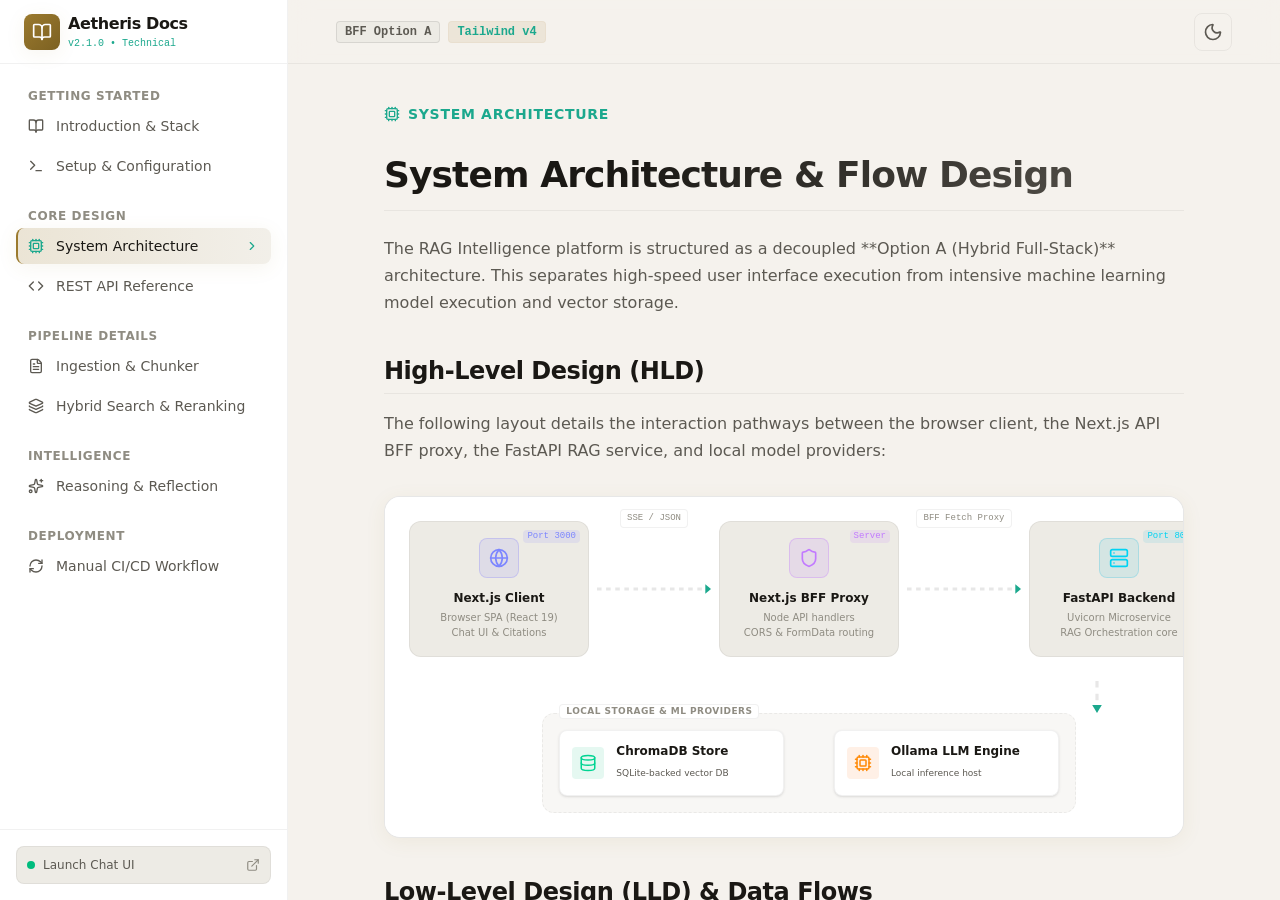
<file: architecture/index.html>
<!DOCTYPE html><html lang="en" class="geist_a71539c9-module__T19VSG__variable geist_mono_8d43a2aa-module__8Li5zG__variable h-full antialiased"><head><meta charSet="utf-8"/><meta name="viewport" content="width=device-width, initial-scale=1"/><link rel="preload" href="/_next/static/media/797e433ab948586e-s.p.09zddjkbdep5a.woff2" as="font" crossorigin="" type="font/woff2"/><link rel="preload" href="/_next/static/media/caa3a2e1cccd8315-s.p.09~u27dqhyhd6.woff2" as="font" crossorigin="" type="font/woff2"/><link rel="stylesheet" href="/_next/static/chunks/0md86x42.cjh8.css" data-precedence="next"/><link rel="preload" as="script" fetchPriority="low" href="/_next/static/chunks/00gq-v0e07i1q.js"/><script src="/_next/static/chunks/0pqt~8bl3ukh4.js" async=""></script><script src="/_next/static/chunks/0au83~zq0~0pf.js" async=""></script><script src="/_next/static/chunks/07lhk_q6pmm3r.js" async=""></script><script src="/_next/static/chunks/turbopack-0qzazczm3.h1y.js" async=""></script><script src="/_next/static/chunks/0iuiqhtoth-y2.js" async=""></script><script src="/_next/static/chunks/0d3shmwh5_nmn.js" async=""></script><script src="/_next/static/chunks/0bwimgc081m7a.js" async=""></script><meta name="next-size-adjust" content=""/><title>RAG Intelligence Documentation | SOTA AI Knowledge Base</title><meta name="description" content="Deep-dive technical documentation for the RAG Intelligence platform, covering advanced chunking (Contextual, Semantic), hybrid retrieval (dense/sparse RRF), cross-encoder reranking, and self-reflective RAG strategies."/><link rel="icon" href="/favicon.ico?favicon.0x3dzn~oxb6tn.ico" sizes="256x256" type="image/x-icon"/><script>
              (function() {
                try {
                  var saved = localStorage.getItem('theme');
                  var dark = saved === 'dark' || (!saved && window.matchMedia('(prefers-color-scheme: dark)').matches);
                  if (dark) {
                    document.documentElement.classList.add('dark');
                  } else {
                    document.documentElement.classList.remove('dark');
                  }
                } catch (e) {}
              })();
            </script><script src="/_next/static/chunks/03~yq9q893hmn.js" noModule=""></script></head><body class="min-h-full flex flex-col bg-bg-deep text-text-primary transition-colors duration-200"><div hidden=""><!--$--><!--/$--></div><div class="flex h-screen overflow-hidden bg-bg-deep text-text-primary transition-colors duration-200"><aside class="
        fixed inset-y-0 left-0 z-40 w-72 h-full bg-bg-surface border-r border-border-muted flex flex-col transition-transform duration-300 ease-in-out
        md:translate-x-0 md:static md:flex
        -translate-x-full
      "><div class="flex h-16 items-center justify-between px-6 border-b border-border-muted flex-shrink-0"><div class="flex items-center gap-2"><div class="flex h-9 w-9 items-center justify-center rounded-lg bg-gradient-to-br from-accent-start to-accent-end shadow-glow"><svg xmlns="http://www.w3.org/2000/svg" width="24" height="24" viewBox="0 0 24 24" fill="none" stroke="currentColor" stroke-width="2" stroke-linecap="round" stroke-linejoin="round" class="lucide lucide-book-open h-5 w-5 text-white" aria-hidden="true"><path d="M12 7v14"></path><path d="M3 18a1 1 0 0 1-1-1V4a1 1 0 0 1 1-1h5a4 4 0 0 1 4 4 4 4 0 0 1 4-4h5a1 1 0 0 1 1 1v13a1 1 0 0 1-1 1h-6a3 3 0 0 0-3 3 3 3 0 0 0-3-3z"></path></svg></div><div><span class="font-bold tracking-tight text-text-primary block">Aetheris Docs</span><span class="text-[10px] text-accent-cyan font-mono block">v2.1.0 • Technical</span></div></div><button class="md:hidden p-1.5 rounded-lg text-text-secondary hover:text-text-primary hover:bg-bg-hover transition-colors"><svg xmlns="http://www.w3.org/2000/svg" width="24" height="24" viewBox="0 0 24 24" fill="none" stroke="currentColor" stroke-width="2" stroke-linecap="round" stroke-linejoin="round" class="lucide lucide-x h-5 w-5" aria-hidden="true"><path d="M18 6 6 18"></path><path d="m6 6 12 12"></path></svg></button></div><nav class="flex-1 overflow-y-auto px-4 py-6 space-y-6"><div class="space-y-1"><h4 class="px-3 text-xs font-semibold text-text-muted uppercase tracking-wider">Getting Started</h4><a class="
                        w-full flex items-center gap-3 px-3 py-2 text-sm font-medium rounded-lg transition-all duration-200
                        text-text-secondary hover:text-text-primary hover:bg-bg-hover
                      " href="/"><span class="text-text-secondary"><svg xmlns="http://www.w3.org/2000/svg" width="24" height="24" viewBox="0 0 24 24" fill="none" stroke="currentColor" stroke-width="2" stroke-linecap="round" stroke-linejoin="round" class="lucide lucide-book-open h-4 w-4" aria-hidden="true"><path d="M12 7v14"></path><path d="M3 18a1 1 0 0 1-1-1V4a1 1 0 0 1 1-1h5a4 4 0 0 1 4 4 4 4 0 0 1 4-4h5a1 1 0 0 1 1 1v13a1 1 0 0 1-1 1h-6a3 3 0 0 0-3 3 3 3 0 0 0-3-3z"></path></svg></span><span>Introduction &amp; Stack</span></a><a class="
                        w-full flex items-center gap-3 px-3 py-2 text-sm font-medium rounded-lg transition-all duration-200
                        text-text-secondary hover:text-text-primary hover:bg-bg-hover
                      " href="/setup/"><span class="text-text-secondary"><svg xmlns="http://www.w3.org/2000/svg" width="24" height="24" viewBox="0 0 24 24" fill="none" stroke="currentColor" stroke-width="2" stroke-linecap="round" stroke-linejoin="round" class="lucide lucide-terminal h-4 w-4" aria-hidden="true"><path d="M12 19h8"></path><path d="m4 17 6-6-6-6"></path></svg></span><span>Setup &amp; Configuration</span></a></div><div class="space-y-1"><h4 class="px-3 text-xs font-semibold text-text-muted uppercase tracking-wider">Core Design</h4><a class="
                        w-full flex items-center gap-3 px-3 py-2 text-sm font-medium rounded-lg transition-all duration-200
                        bg-gradient-to-r from-accent-start/20 to-accent-end/10 text-text-primary border-l-2 border-accent-start pl-2.5 shadow-glow
                      " href="/architecture/"><span class="text-accent-cyan"><svg xmlns="http://www.w3.org/2000/svg" width="24" height="24" viewBox="0 0 24 24" fill="none" stroke="currentColor" stroke-width="2" stroke-linecap="round" stroke-linejoin="round" class="lucide lucide-cpu h-4 w-4" aria-hidden="true"><path d="M12 20v2"></path><path d="M12 2v2"></path><path d="M17 20v2"></path><path d="M17 2v2"></path><path d="M2 12h2"></path><path d="M2 17h2"></path><path d="M2 7h2"></path><path d="M20 12h2"></path><path d="M20 17h2"></path><path d="M20 7h2"></path><path d="M7 20v2"></path><path d="M7 2v2"></path><rect x="4" y="4" width="16" height="16" rx="2"></rect><rect x="8" y="8" width="8" height="8" rx="1"></rect></svg></span><span>System Architecture</span><svg xmlns="http://www.w3.org/2000/svg" width="24" height="24" viewBox="0 0 24 24" fill="none" stroke="currentColor" stroke-width="2" stroke-linecap="round" stroke-linejoin="round" class="lucide lucide-chevron-right ml-auto h-3.5 w-3.5 text-accent-cyan" aria-hidden="true"><path d="m9 18 6-6-6-6"></path></svg></a><a class="
                        w-full flex items-center gap-3 px-3 py-2 text-sm font-medium rounded-lg transition-all duration-200
                        text-text-secondary hover:text-text-primary hover:bg-bg-hover
                      " href="/api-reference/"><span class="text-text-secondary"><svg xmlns="http://www.w3.org/2000/svg" width="24" height="24" viewBox="0 0 24 24" fill="none" stroke="currentColor" stroke-width="2" stroke-linecap="round" stroke-linejoin="round" class="lucide lucide-code h-4 w-4" aria-hidden="true"><path d="m16 18 6-6-6-6"></path><path d="m8 6-6 6 6 6"></path></svg></span><span>REST API Reference</span></a></div><div class="space-y-1"><h4 class="px-3 text-xs font-semibold text-text-muted uppercase tracking-wider">Pipeline Details</h4><a class="
                        w-full flex items-center gap-3 px-3 py-2 text-sm font-medium rounded-lg transition-all duration-200
                        text-text-secondary hover:text-text-primary hover:bg-bg-hover
                      " href="/chunking/"><span class="text-text-secondary"><svg xmlns="http://www.w3.org/2000/svg" width="24" height="24" viewBox="0 0 24 24" fill="none" stroke="currentColor" stroke-width="2" stroke-linecap="round" stroke-linejoin="round" class="lucide lucide-file-text h-4 w-4" aria-hidden="true"><path d="M6 22a2 2 0 0 1-2-2V4a2 2 0 0 1 2-2h8a2.4 2.4 0 0 1 1.704.706l3.588 3.588A2.4 2.4 0 0 1 20 8v12a2 2 0 0 1-2 2z"></path><path d="M14 2v5a1 1 0 0 0 1 1h5"></path><path d="M10 9H8"></path><path d="M16 13H8"></path><path d="M16 17H8"></path></svg></span><span>Ingestion &amp; Chunker</span></a><a class="
                        w-full flex items-center gap-3 px-3 py-2 text-sm font-medium rounded-lg transition-all duration-200
                        text-text-secondary hover:text-text-primary hover:bg-bg-hover
                      " href="/retrieval/"><span class="text-text-secondary"><svg xmlns="http://www.w3.org/2000/svg" width="24" height="24" viewBox="0 0 24 24" fill="none" stroke="currentColor" stroke-width="2" stroke-linecap="round" stroke-linejoin="round" class="lucide lucide-layers h-4 w-4" aria-hidden="true"><path d="M12.83 2.18a2 2 0 0 0-1.66 0L2.6 6.08a1 1 0 0 0 0 1.83l8.58 3.91a2 2 0 0 0 1.66 0l8.58-3.9a1 1 0 0 0 0-1.83z"></path><path d="M2 12a1 1 0 0 0 .58.91l8.6 3.91a2 2 0 0 0 1.65 0l8.58-3.9A1 1 0 0 0 22 12"></path><path d="M2 17a1 1 0 0 0 .58.91l8.6 3.91a2 2 0 0 0 1.65 0l8.58-3.9A1 1 0 0 0 22 17"></path></svg></span><span>Hybrid Search &amp; Reranking</span></a></div><div class="space-y-1"><h4 class="px-3 text-xs font-semibold text-text-muted uppercase tracking-wider">Intelligence</h4><a class="
                        w-full flex items-center gap-3 px-3 py-2 text-sm font-medium rounded-lg transition-all duration-200
                        text-text-secondary hover:text-text-primary hover:bg-bg-hover
                      " href="/strategies/"><span class="text-text-secondary"><svg xmlns="http://www.w3.org/2000/svg" width="24" height="24" viewBox="0 0 24 24" fill="none" stroke="currentColor" stroke-width="2" stroke-linecap="round" stroke-linejoin="round" class="lucide lucide-sparkles h-4 w-4" aria-hidden="true"><path d="M11.017 2.814a1 1 0 0 1 1.966 0l1.051 5.558a2 2 0 0 0 1.594 1.594l5.558 1.051a1 1 0 0 1 0 1.966l-5.558 1.051a2 2 0 0 0-1.594 1.594l-1.051 5.558a1 1 0 0 1-1.966 0l-1.051-5.558a2 2 0 0 0-1.594-1.594l-5.558-1.051a1 1 0 0 1 0-1.966l5.558-1.051a2 2 0 0 0 1.594-1.594z"></path><path d="M20 2v4"></path><path d="M22 4h-4"></path><circle cx="4" cy="20" r="2"></circle></svg></span><span>Reasoning &amp; Reflection</span></a></div><div class="space-y-1"><h4 class="px-3 text-xs font-semibold text-text-muted uppercase tracking-wider">Deployment</h4><a class="
                        w-full flex items-center gap-3 px-3 py-2 text-sm font-medium rounded-lg transition-all duration-200
                        text-text-secondary hover:text-text-primary hover:bg-bg-hover
                      " href="/workflow/"><span class="text-text-secondary"><svg xmlns="http://www.w3.org/2000/svg" width="24" height="24" viewBox="0 0 24 24" fill="none" stroke="currentColor" stroke-width="2" stroke-linecap="round" stroke-linejoin="round" class="lucide lucide-refresh-cw h-4 w-4" aria-hidden="true"><path d="M3 12a9 9 0 0 1 9-9 9.75 9.75 0 0 1 6.74 2.74L21 8"></path><path d="M21 3v5h-5"></path><path d="M21 12a9 9 0 0 1-9 9 9.75 9.75 0 0 1-6.74-2.74L3 16"></path><path d="M8 16H3v5"></path></svg></span><span>Manual CI/CD Workflow</span></a></div></nav><div class="p-4 border-t border-border-muted flex-shrink-0"><a href="http://localhost:3000" target="_blank" rel="noopener noreferrer" class="flex items-center justify-between w-full p-2.5 bg-bg-elevated hover:bg-bg-hover rounded-lg border border-border-muted transition-all group"><div class="flex items-center gap-2"><div class="h-2 w-2 rounded-full bg-emerald-500 animate-pulse"></div><span class="text-xs font-medium text-text-secondary group-hover:text-text-primary">Launch Chat UI</span></div><svg xmlns="http://www.w3.org/2000/svg" width="24" height="24" viewBox="0 0 24 24" fill="none" stroke="currentColor" stroke-width="2" stroke-linecap="round" stroke-linejoin="round" class="lucide lucide-external-link h-3.5 w-3.5 text-text-muted group-hover:text-accent-cyan transition-colors" aria-hidden="true"><path d="M15 3h6v6"></path><path d="M10 14 21 3"></path><path d="M18 13v6a2 2 0 0 1-2 2H5a2 2 0 0 1-2-2V8a2 2 0 0 1 2-2h6"></path></svg></a></div></aside><div class="flex-1 flex flex-col min-w-0 h-full overflow-hidden"><header class="sticky top-0 z-30 flex h-16 items-center justify-between px-6 bg-bg-deep/80 border-b border-border-muted backdrop-blur-md md:px-12 flex-shrink-0"><div class="flex items-center gap-4"><button class="md:hidden p-2 rounded-lg text-text-secondary hover:text-text-primary hover:bg-bg-hover transition-colors"><svg xmlns="http://www.w3.org/2000/svg" width="24" height="24" viewBox="0 0 24 24" fill="none" stroke="currentColor" stroke-width="2" stroke-linecap="round" stroke-linejoin="round" class="lucide lucide-menu h-6 w-6" aria-hidden="true"><path d="M4 5h16"></path><path d="M4 12h16"></path><path d="M4 19h16"></path></svg></button><div class="flex items-center gap-2"><span class="text-xs font-semibold px-2 py-0.5 rounded bg-bg-elevated text-text-secondary border border-border-light font-mono">BFF Option A</span><span class="text-xs font-semibold px-2 py-0.5 rounded bg-accent-start/10 text-accent-cyan border border-border-accent/30 font-mono">Tailwind v4</span></div></div><div class="flex items-center gap-4"><button class="p-2 rounded-lg text-text-secondary hover:text-text-primary hover:bg-bg-hover border border-border-muted transition-colors" title="Switch to Light Mode"><svg xmlns="http://www.w3.org/2000/svg" width="24" height="24" viewBox="0 0 24 24" fill="none" stroke="currentColor" stroke-width="2" stroke-linecap="round" stroke-linejoin="round" class="lucide lucide-sun h-5 w-5" aria-hidden="true"><circle cx="12" cy="12" r="4"></circle><path d="M12 2v2"></path><path d="M12 20v2"></path><path d="m4.93 4.93 1.41 1.41"></path><path d="m17.66 17.66 1.41 1.41"></path><path d="M2 12h2"></path><path d="M20 12h2"></path><path d="m6.34 17.66-1.41 1.41"></path><path d="m19.07 4.93-1.41 1.41"></path></svg></button></div></header><main class="flex-1 overflow-y-auto px-6 py-10 md:px-12 max-w-4xl w-full mx-auto doc-content"><div><div class="flex items-center gap-2 mb-2 text-accent-cyan text-sm font-semibold tracking-wider uppercase"><svg xmlns="http://www.w3.org/2000/svg" width="24" height="24" viewBox="0 0 24 24" fill="none" stroke="currentColor" stroke-width="2" stroke-linecap="round" stroke-linejoin="round" class="lucide lucide-cpu h-4 w-4" aria-hidden="true"><path d="M12 20v2"></path><path d="M12 2v2"></path><path d="M17 20v2"></path><path d="M17 2v2"></path><path d="M2 12h2"></path><path d="M2 17h2"></path><path d="M2 7h2"></path><path d="M20 12h2"></path><path d="M20 17h2"></path><path d="M20 7h2"></path><path d="M7 20v2"></path><path d="M7 2v2"></path><rect x="4" y="4" width="16" height="16" rx="2"></rect><rect x="8" y="8" width="8" height="8" rx="1"></rect></svg> System Architecture</div><h1>System Architecture &amp; Flow Design</h1><p class="text-text-secondary leading-relaxed">The RAG Intelligence platform is structured as a decoupled **Option A (Hybrid Full-Stack)** architecture. This separates high-speed user interface execution from intensive machine learning model execution and vector storage.</p><h2>High-Level Design (HLD)</h2><p>The following layout details the interaction pathways between the browser client, the Next.js API BFF proxy, the FastAPI RAG service, and local model providers:</p><div class="my-8 p-6 bg-bg-surface border border-border-light rounded-2xl shadow-glow overflow-x-auto"><div class="min-w-[800px] flex flex-col items-center"><div class="flex items-stretch justify-between w-full relative"><div class="w-[180px] p-4 rounded-xl bg-bg-elevated border border-border-muted flex flex-col items-center justify-between text-center relative group hover:border-accent-start/50 transition-all"><div class="h-10 w-10 rounded-lg bg-indigo-500/10 text-indigo-400 border border-indigo-500/20 flex items-center justify-center mb-3"><svg class="h-5 w-5" xmlns="http://www.w3.org/2000/svg" width="24" height="24" viewBox="0 0 24 24" fill="none" stroke="currentColor" stroke-width="2" stroke-linecap="round" stroke-linejoin="round"><circle cx="12" cy="12" r="10"></circle><line x1="2" x2="22" y1="12" y2="12"></line><path d="M12 2a15.3 15.3 0 0 1 4 10 15.3 15.3 0 0 1-4 10 15.3 15.3 0 0 1-4-10 15.3 15.3 0 0 1 4-10z"></path></svg></div><span class="text-xs font-bold text-text-primary block">Next.js Client</span><span class="text-[10px] text-text-muted mt-1">Browser SPA (React 19)<br/>Chat UI &amp; Citations</span><span class="absolute top-2 right-2 text-[9px] font-mono px-1 rounded bg-indigo-500/10 text-indigo-400">Port 3000</span></div><div class="flex-1 flex items-center justify-center relative"><svg class="w-full h-8 px-2" viewBox="0 0 100 20" preserveAspectRatio="none"><path d="M 0 10 L 95 10" fill="none" stroke="currentColor" stroke-width="2" stroke-dasharray="4 4" class="text-border-light"></path><polygon points="95,7 100,10 95,13" fill="currentColor" class="text-accent-cyan"></polygon></svg><span class="absolute -top-3 text-[9px] font-mono text-text-muted bg-bg-surface px-1.5 py-0.5 rounded border border-border-muted">SSE / JSON</span></div><div class="w-[180px] p-4 rounded-xl bg-bg-elevated border border-border-muted flex flex-col items-center justify-between text-center relative group hover:border-accent-start/50 transition-all"><div class="h-10 w-10 rounded-lg bg-purple-500/10 text-purple-400 border border-purple-500/20 flex items-center justify-center mb-3"><svg xmlns="http://www.w3.org/2000/svg" width="24" height="24" viewBox="0 0 24 24" fill="none" stroke="currentColor" stroke-width="2" stroke-linecap="round" stroke-linejoin="round" class="lucide lucide-shield h-5 w-5" aria-hidden="true"><path d="M20 13c0 5-3.5 7.5-7.66 8.95a1 1 0 0 1-.67-.01C7.5 20.5 4 18 4 13V6a1 1 0 0 1 1-1c2 0 4.5-1.2 6.24-2.72a1.17 1.17 0 0 1 1.52 0C14.51 3.81 17 5 19 5a1 1 0 0 1 1 1z"></path></svg></div><span class="text-xs font-bold text-text-primary block">Next.js BFF Proxy</span><span class="text-[10px] text-text-muted mt-1">Node API handlers<br/>CORS &amp; FormData routing</span><span class="absolute top-2 right-2 text-[9px] font-mono px-1 rounded bg-purple-500/10 text-purple-400">Server</span></div><div class="flex-1 flex items-center justify-center relative"><svg class="w-full h-8 px-2" viewBox="0 0 100 20" preserveAspectRatio="none"><path d="M 0 10 L 95 10" fill="none" stroke="currentColor" stroke-width="2" stroke-dasharray="4 4" class="text-border-light"></path><polygon points="95,7 100,10 95,13" fill="currentColor" class="text-accent-cyan"></polygon></svg><span class="absolute -top-3 text-[9px] font-mono text-text-muted bg-bg-surface px-1.5 py-0.5 rounded border border-border-muted">BFF Fetch Proxy</span></div><div class="w-[180px] p-4 rounded-xl bg-bg-elevated border border-border-muted flex flex-col items-center justify-between text-center relative group hover:border-accent-start/50 transition-all"><div class="h-10 w-10 rounded-lg bg-cyan-500/10 text-cyan-400 border border-cyan-500/20 flex items-center justify-center mb-3"><svg xmlns="http://www.w3.org/2000/svg" width="24" height="24" viewBox="0 0 24 24" fill="none" stroke="currentColor" stroke-width="2" stroke-linecap="round" stroke-linejoin="round" class="lucide lucide-server h-5 w-5" aria-hidden="true"><rect width="20" height="8" x="2" y="2" rx="2" ry="2"></rect><rect width="20" height="8" x="2" y="14" rx="2" ry="2"></rect><line x1="6" x2="6.01" y1="6" y2="6"></line><line x1="6" x2="6.01" y1="18" y2="18"></line></svg></div><span class="text-xs font-bold text-text-primary block">FastAPI Backend</span><span class="text-[10px] text-text-muted mt-1">Uvicorn Microservice<br/>RAG Orchestration core</span><span class="absolute top-2 right-2 text-[9px] font-mono px-1 rounded bg-cyan-500/10 text-cyan-400">Port 8000</span></div></div><div class="w-full flex justify-end mt-6 px-16 relative"><svg class="h-8 w-24" viewBox="0 0 20 20" fill="none"><path d="M 10 0 L 10 15" stroke="currentColor" stroke-width="2" stroke-dasharray="4 4" class="text-border-light"></path><polygon points="7,15 10,20 13,15" fill="currentColor" class="text-accent-cyan"></polygon></svg></div><div class="flex justify-between w-2/3 border border-border-muted border-dashed rounded-xl p-4 bg-bg-elevated/40 relative"><span class="absolute -top-2.5 left-4 text-[9px] font-bold uppercase tracking-wider text-text-muted px-1.5 bg-bg-surface border border-border-muted rounded">Local Storage &amp; ML Providers</span><div class="w-[45%] flex items-center gap-3 p-3 bg-bg-surface border border-border-muted rounded-lg shadow-sm"><div class="h-8 w-8 rounded bg-emerald-500/10 text-emerald-400 flex items-center justify-center flex-shrink-0"><svg xmlns="http://www.w3.org/2000/svg" width="24" height="24" viewBox="0 0 24 24" fill="none" stroke="currentColor" stroke-width="2" stroke-linecap="round" stroke-linejoin="round" class="lucide lucide-database h-4.5 w-4.5" aria-hidden="true"><ellipse cx="12" cy="5" rx="9" ry="3"></ellipse><path d="M3 5V19A9 3 0 0 0 21 19V5"></path><path d="M3 12A9 3 0 0 0 21 12"></path></svg></div><div><span class="text-xs font-semibold text-text-primary block">ChromaDB Store</span><span class="text-[9px] text-text-secondary">SQLite-backed vector DB</span></div></div><div class="w-[45%] flex items-center gap-3 p-3 bg-bg-surface border border-border-muted rounded-lg shadow-sm"><div class="h-8 w-8 rounded bg-orange-500/10 text-orange-400 flex items-center justify-center flex-shrink-0"><svg xmlns="http://www.w3.org/2000/svg" width="24" height="24" viewBox="0 0 24 24" fill="none" stroke="currentColor" stroke-width="2" stroke-linecap="round" stroke-linejoin="round" class="lucide lucide-cpu h-4.5 w-4.5" aria-hidden="true"><path d="M12 20v2"></path><path d="M12 2v2"></path><path d="M17 20v2"></path><path d="M17 2v2"></path><path d="M2 12h2"></path><path d="M2 17h2"></path><path d="M2 7h2"></path><path d="M20 12h2"></path><path d="M20 17h2"></path><path d="M20 7h2"></path><path d="M7 20v2"></path><path d="M7 2v2"></path><rect x="4" y="4" width="16" height="16" rx="2"></rect><rect x="8" y="8" width="8" height="8" rx="1"></rect></svg></div><div><span class="text-xs font-semibold text-text-primary block">Ollama LLM Engine</span><span class="text-[9px] text-text-secondary">Local inference host</span></div></div></div></div></div><h2>Low-Level Design (LLD) &amp; Data Flows</h2><p>Select a tab below to inspect how data passes step-by-step through each pipeline within the Python RAG core packages:</p><div class="flex border-b border-border-muted my-6 scrollbar-none overflow-x-auto"><button class="px-4 py-2.5 text-sm font-semibold border-b-2 transition-all flex items-center gap-2 flex-shrink-0
            border-accent-start text-text-primary"><svg xmlns="http://www.w3.org/2000/svg" width="24" height="24" viewBox="0 0 24 24" fill="none" stroke="currentColor" stroke-width="2" stroke-linecap="round" stroke-linejoin="round" class="lucide lucide-file-text h-4 w-4" aria-hidden="true"><path d="M6 22a2 2 0 0 1-2-2V4a2 2 0 0 1 2-2h8a2.4 2.4 0 0 1 1.704.706l3.588 3.588A2.4 2.4 0 0 1 20 8v12a2 2 0 0 1-2 2z"></path><path d="M14 2v5a1 1 0 0 0 1 1h5"></path><path d="M10 9H8"></path><path d="M16 13H8"></path><path d="M16 17H8"></path></svg><span>Ingestion &amp; OCR Flow</span></button><button class="px-4 py-2.5 text-sm font-semibold border-b-2 transition-all flex items-center gap-2 flex-shrink-0
            border-transparent text-text-secondary hover:text-text-primary"><svg xmlns="http://www.w3.org/2000/svg" width="24" height="24" viewBox="0 0 24 24" fill="none" stroke="currentColor" stroke-width="2" stroke-linecap="round" stroke-linejoin="round" class="lucide lucide-layers h-4 w-4" aria-hidden="true"><path d="M12.83 2.18a2 2 0 0 0-1.66 0L2.6 6.08a1 1 0 0 0 0 1.83l8.58 3.91a2 2 0 0 0 1.66 0l8.58-3.9a1 1 0 0 0 0-1.83z"></path><path d="M2 12a1 1 0 0 0 .58.91l8.6 3.91a2 2 0 0 0 1.65 0l8.58-3.9A1 1 0 0 0 22 12"></path><path d="M2 17a1 1 0 0 0 .58.91l8.6 3.91a2 2 0 0 0 1.65 0l8.58-3.9A1 1 0 0 0 22 17"></path></svg><span>Retrieval &amp; Rerank Flow</span></button><button class="px-4 py-2.5 text-sm font-semibold border-b-2 transition-all flex items-center gap-2 flex-shrink-0
            border-transparent text-text-secondary hover:text-text-primary"><svg xmlns="http://www.w3.org/2000/svg" width="24" height="24" viewBox="0 0 24 24" fill="none" stroke="currentColor" stroke-width="2" stroke-linecap="round" stroke-linejoin="round" class="lucide lucide-activity h-4 w-4" aria-hidden="true"><path d="M22 12h-2.48a2 2 0 0 0-1.93 1.46l-2.35 8.36a.25.25 0 0 1-.48 0L9.24 2.18a.25.25 0 0 0-.48 0l-2.35 8.36A2 2 0 0 1 4.49 12H2"></path></svg><span>Self-Reflective Loops</span></button></div><div class="my-4 space-y-4"><div class="space-y-4"><p class="text-sm text-text-secondary">When documents are uploaded via <code>POST /api/ingest</code>, they progress through the structural loaders and contextual summary generator:</p><div class="p-4 bg-bg-surface border border-border-muted rounded-xl flex items-start gap-4"><div class="flex-shrink-0 h-6 w-6 rounded-full bg-emerald-500/10 text-emerald-500 border border-emerald-500/30 flex items-center justify-center text-xs font-bold mt-1">1</div><div><div class="flex items-center gap-2"><span class="font-semibold text-text-primary text-sm">1. File Loading</span><span class="text-[10px] font-mono bg-bg-elevated px-1.5 py-0.5 rounded text-text-muted border border-border-light">src/ingestion/loader.py</span></div><p class="text-xs text-text-secondary m-0 mt-1">Accepts PDFs, DOCX, MD, or developer code. Normalizes paragraph splits and returns raw text content.</p></div></div><div class="p-4 bg-bg-surface border border-border-muted rounded-xl flex items-start gap-4"><div class="flex-shrink-0 h-6 w-6 rounded-full bg-emerald-500/10 text-emerald-500 border border-emerald-500/30 flex items-center justify-center text-xs font-bold mt-1">2</div><div><div class="flex items-center gap-2"><span class="font-semibold text-text-primary text-sm">2. Scanned OCR Fallback</span><span class="text-[10px] font-mono bg-bg-elevated px-1.5 py-0.5 rounded text-text-muted border border-border-light">rapidocr-onnxruntime</span></div><p class="text-xs text-text-secondary m-0 mt-1">If extracted text length is 0, converts pages to images and extracts layout text with local ONNX models.</p></div></div><div class="p-4 bg-bg-surface border border-border-muted rounded-xl flex items-start gap-4"><div class="flex-shrink-0 h-6 w-6 rounded-full bg-emerald-500/10 text-emerald-500 border border-emerald-500/30 flex items-center justify-center text-xs font-bold mt-1">3</div><div><div class="flex items-center gap-2"><span class="font-semibold text-text-primary text-sm">3. Document Context Injector</span><span class="text-[10px] font-mono bg-bg-elevated px-1.5 py-0.5 rounded text-text-muted border border-border-light">src/ingestion/chunker.py (Contextual)</span></div><p class="text-xs text-text-secondary m-0 mt-1">Takes the first 4,000 characters of the loaded document and calls Ollama to build a 2-sentence overview summary.</p></div></div><div class="p-4 bg-bg-surface border border-border-muted rounded-xl flex items-start gap-4"><div class="flex-shrink-0 h-6 w-6 rounded-full bg-emerald-500/10 text-emerald-500 border border-emerald-500/30 flex items-center justify-center text-xs font-bold mt-1">4</div><div><div class="flex items-center gap-2"><span class="font-semibold text-text-primary text-sm">4. Recursive Chunker Split</span><span class="text-[10px] font-mono bg-bg-elevated px-1.5 py-0.5 rounded text-text-muted border border-border-light">src/ingestion/chunker.py</span></div><p class="text-xs text-text-secondary m-0 mt-1">Divides document text recursively based on character delimiters. Prepends the global summary to the start of each text block.</p></div></div><div class="p-4 bg-bg-surface border border-border-muted rounded-xl flex items-start gap-4"><div class="flex-shrink-0 h-6 w-6 rounded-full bg-emerald-500/10 text-emerald-500 border border-emerald-500/30 flex items-center justify-center text-xs font-bold mt-1">5</div><div><div class="flex items-center gap-2"><span class="font-semibold text-text-primary text-sm">5. Embedding &amp; Vector Indexing</span><span class="text-[10px] font-mono bg-bg-elevated px-1.5 py-0.5 rounded text-text-muted border border-border-light">src/vectorstore/chroma_store.py</span></div><p class="text-xs text-text-secondary m-0 mt-1">Embeds each contextual block with SentenceTransformers (384-dimensions) and persists them in ChromaDB collection collections.</p></div></div></div></div><div class="doc-alert doc-alert-important"><strong>Decoupling Benefit:</strong> By placing this entire multi-stage LLD core in the Python FastAPI layer, the Next.js frontend has a clean and simple interface, querying only the `/api/query/stream` endpoint for SSE streams.</div><div class="mt-8 flex justify-between"><a class="inline-flex items-center gap-2 px-4 py-2 rounded-lg border border-border-muted text-text-secondary hover:text-text-primary transition-colors" href="/setup/">Back to Setup</a><a class="inline-flex items-center gap-2 px-5 py-2.5 rounded-lg bg-gradient-to-r from-accent-start to-accent-end text-white font-medium hover:shadow-glow transition-all" href="/chunking/"><span>Continue to Ingestion</span><svg xmlns="http://www.w3.org/2000/svg" width="24" height="24" viewBox="0 0 24 24" fill="none" stroke="currentColor" stroke-width="2" stroke-linecap="round" stroke-linejoin="round" class="lucide lucide-arrow-right h-4 w-4" aria-hidden="true"><path d="M5 12h14"></path><path d="m12 5 7 7-7 7"></path></svg></a></div></div><!--$--><!--/$--></main></div></div><script src="/_next/static/chunks/00gq-v0e07i1q.js" id="_R_" async=""></script><script>(self.__next_f=self.__next_f||[]).push([0])</script><script>self.__next_f.push([1,"1:\"$Sreact.fragment\"\n2:I[22539,[\"/_next/static/chunks/0iuiqhtoth-y2.js\",\"/_next/static/chunks/0d3shmwh5_nmn.js\"],\"default\"]\n3:I[39756,[\"/_next/static/chunks/0iuiqhtoth-y2.js\",\"/_next/static/chunks/0d3shmwh5_nmn.js\"],\"default\"]\n4:I[37457,[\"/_next/static/chunks/0iuiqhtoth-y2.js\",\"/_next/static/chunks/0d3shmwh5_nmn.js\"],\"default\"]\n5:I[47257,[\"/_next/static/chunks/0iuiqhtoth-y2.js\",\"/_next/static/chunks/0d3shmwh5_nmn.js\"],\"ClientPageRoot\"]\n6:I[53855,[\"/_next/static/chunks/0iuiqhtoth-y2.js\",\"/_next/static/chunks/0d3shmwh5_nmn.js\",\"/_next/static/chunks/0bwimgc081m7a.js\"],\"default\"]\n9:I[97367,[\"/_next/static/chunks/0iuiqhtoth-y2.js\",\"/_next/static/chunks/0d3shmwh5_nmn.js\"],\"OutletBoundary\"]\na:\"$Sreact.suspense\"\nd:I[97367,[\"/_next/static/chunks/0iuiqhtoth-y2.js\",\"/_next/static/chunks/0d3shmwh5_nmn.js\"],\"ViewportBoundary\"]\nf:I[97367,[\"/_next/static/chunks/0iuiqhtoth-y2.js\",\"/_next/static/chunks/0d3shmwh5_nmn.js\"],\"MetadataBoundary\"]\n11:I[68027,[\"/_next/static/chunks/0iuiqhtoth-y2.js\",\"/_next/static/chunks/0d3shmwh5_nmn.js\"],\"default\",1]\n:HL[\"/_next/static/chunks/0md86x42.cjh8.css\",\"style\"]\n:HL[\"/_next/static/media/797e433ab948586e-s.p.09zddjkbdep5a.woff2\",\"font\",{\"crossOrigin\":\"\",\"type\":\"font/woff2\"}]\n:HL[\"/_next/static/media/caa3a2e1cccd8315-s.p.09~u27dqhyhd6.woff2\",\"font\",{\"crossOrigin\":\"\",\"type\":\"font/woff2\"}]\n"])</script><script>self.__next_f.push([1,"0:{\"P\":null,\"c\":[\"\",\"architecture\",\"\"],\"q\":\"\",\"i\":false,\"f\":[[[\"\",{\"children\":[\"architecture\",{\"children\":[\"__PAGE__\",{}]}]},\"$undefined\",\"$undefined\",16],[[\"$\",\"$1\",\"c\",{\"children\":[[[\"$\",\"link\",\"0\",{\"rel\":\"stylesheet\",\"href\":\"/_next/static/chunks/0md86x42.cjh8.css\",\"precedence\":\"next\",\"crossOrigin\":\"$undefined\",\"nonce\":\"$undefined\"}],[\"$\",\"script\",\"script-0\",{\"src\":\"/_next/static/chunks/0iuiqhtoth-y2.js\",\"async\":true,\"nonce\":\"$undefined\"}],[\"$\",\"script\",\"script-1\",{\"src\":\"/_next/static/chunks/0d3shmwh5_nmn.js\",\"async\":true,\"nonce\":\"$undefined\"}]],[\"$\",\"html\",null,{\"lang\":\"en\",\"className\":\"geist_a71539c9-module__T19VSG__variable geist_mono_8d43a2aa-module__8Li5zG__variable h-full antialiased\",\"suppressHydrationWarning\":true,\"children\":[[\"$\",\"head\",null,{\"children\":[\"$\",\"script\",null,{\"dangerouslySetInnerHTML\":{\"__html\":\"\\n              (function() {\\n                try {\\n                  var saved = localStorage.getItem('theme');\\n                  var dark = saved === 'dark' || (!saved \u0026\u0026 window.matchMedia('(prefers-color-scheme: dark)').matches);\\n                  if (dark) {\\n                    document.documentElement.classList.add('dark');\\n                  } else {\\n                    document.documentElement.classList.remove('dark');\\n                  }\\n                } catch (e) {}\\n              })();\\n            \"}}]}],[\"$\",\"body\",null,{\"className\":\"min-h-full flex flex-col bg-bg-deep text-text-primary transition-colors duration-200\",\"children\":[\"$\",\"$L2\",null,{\"children\":[\"$\",\"$L3\",null,{\"parallelRouterKey\":\"children\",\"error\":\"$undefined\",\"errorStyles\":\"$undefined\",\"errorScripts\":\"$undefined\",\"template\":[\"$\",\"$L4\",null,{}],\"templateStyles\":\"$undefined\",\"templateScripts\":\"$undefined\",\"notFound\":[[[\"$\",\"title\",null,{\"children\":\"404: This page could not be found.\"}],[\"$\",\"div\",null,{\"style\":{\"fontFamily\":\"system-ui,\\\"Segoe UI\\\",Roboto,Helvetica,Arial,sans-serif,\\\"Apple Color Emoji\\\",\\\"Segoe UI Emoji\\\"\",\"height\":\"100vh\",\"textAlign\":\"center\",\"display\":\"flex\",\"flexDirection\":\"column\",\"alignItems\":\"center\",\"justifyContent\":\"center\"},\"children\":[\"$\",\"div\",null,{\"children\":[[\"$\",\"style\",null,{\"dangerouslySetInnerHTML\":{\"__html\":\"body{color:#000;background:#fff;margin:0}.next-error-h1{border-right:1px solid rgba(0,0,0,.3)}@media (prefers-color-scheme:dark){body{color:#fff;background:#000}.next-error-h1{border-right:1px solid rgba(255,255,255,.3)}}\"}}],[\"$\",\"h1\",null,{\"className\":\"next-error-h1\",\"style\":{\"display\":\"inline-block\",\"margin\":\"0 20px 0 0\",\"padding\":\"0 23px 0 0\",\"fontSize\":24,\"fontWeight\":500,\"verticalAlign\":\"top\",\"lineHeight\":\"49px\"},\"children\":404}],[\"$\",\"div\",null,{\"style\":{\"display\":\"inline-block\"},\"children\":[\"$\",\"h2\",null,{\"style\":{\"fontSize\":14,\"fontWeight\":400,\"lineHeight\":\"49px\",\"margin\":0},\"children\":\"This page could not be found.\"}]}]]}]}]],[]],\"forbidden\":\"$undefined\",\"unauthorized\":\"$undefined\"}]}]}]]}]]}],{\"children\":[[\"$\",\"$1\",\"c\",{\"children\":[null,[\"$\",\"$L3\",null,{\"parallelRouterKey\":\"children\",\"error\":\"$undefined\",\"errorStyles\":\"$undefined\",\"errorScripts\":\"$undefined\",\"template\":[\"$\",\"$L4\",null,{}],\"templateStyles\":\"$undefined\",\"templateScripts\":\"$undefined\",\"notFound\":\"$undefined\",\"forbidden\":\"$undefined\",\"unauthorized\":\"$undefined\"}]]}],{\"children\":[[\"$\",\"$1\",\"c\",{\"children\":[[\"$\",\"$L5\",null,{\"Component\":\"$6\",\"serverProvidedParams\":{\"searchParams\":{},\"params\":{},\"promises\":[\"$@7\",\"$@8\"]}}],[[\"$\",\"script\",\"script-0\",{\"src\":\"/_next/static/chunks/0bwimgc081m7a.js\",\"async\":true,\"nonce\":\"$undefined\"}]],[\"$\",\"$L9\",null,{\"children\":[\"$\",\"$a\",null,{\"name\":\"Next.MetadataOutlet\",\"children\":\"$@b\"}]}]]}],{},null,false,null]},null,false,\"$@c\"]},null,false,null],[\"$\",\"$1\",\"h\",{\"children\":[null,[\"$\",\"$Ld\",null,{\"children\":\"$Le\"}],[\"$\",\"div\",null,{\"hidden\":true,\"children\":[\"$\",\"$Lf\",null,{\"children\":[\"$\",\"$a\",null,{\"name\":\"Next.Metadata\",\"children\":\"$L10\"}]}]}],[\"$\",\"meta\",null,{\"name\":\"next-size-adjust\",\"content\":\"\"}]]}],false]],\"m\":\"$undefined\",\"G\":[\"$11\",[[\"$\",\"link\",\"0\",{\"rel\":\"stylesheet\",\"href\":\"/_next/static/chunks/0md86x42.cjh8.css\",\"precedence\":\"next\",\"crossOrigin\":\"$undefined\",\"nonce\":\"$undefined\"}]]],\"S\":true,\"h\":null,\"s\":\"$undefined\",\"l\":\"$undefined\",\"p\":\"$undefined\",\"d\":\"$undefined\",\"b\":\"9GhKQeDB8zr-wsz3dt904\"}\n"])</script><script>self.__next_f.push([1,"12:[]\nc:\"$W12\"\n7:{}\n8:\"$0:f:0:1:1:children:1:children:0:props:children:0:props:serverProvidedParams:params\"\n"])</script><script>self.__next_f.push([1,"e:[[\"$\",\"meta\",\"0\",{\"charSet\":\"utf-8\"}],[\"$\",\"meta\",\"1\",{\"name\":\"viewport\",\"content\":\"width=device-width, initial-scale=1\"}]]\n"])</script><script>self.__next_f.push([1,"13:I[27201,[\"/_next/static/chunks/0iuiqhtoth-y2.js\",\"/_next/static/chunks/0d3shmwh5_nmn.js\"],\"IconMark\"]\nb:null\n10:[[\"$\",\"title\",\"0\",{\"children\":\"RAG Intelligence Documentation | SOTA AI Knowledge Base\"}],[\"$\",\"meta\",\"1\",{\"name\":\"description\",\"content\":\"Deep-dive technical documentation for the RAG Intelligence platform, covering advanced chunking (Contextual, Semantic), hybrid retrieval (dense/sparse RRF), cross-encoder reranking, and self-reflective RAG strategies.\"}],[\"$\",\"link\",\"2\",{\"rel\":\"icon\",\"href\":\"/favicon.ico?favicon.0x3dzn~oxb6tn.ico\",\"sizes\":\"256x256\",\"type\":\"image/x-icon\"}],[\"$\",\"$L13\",\"3\",{}]]\n"])</script></body></html>
</file>
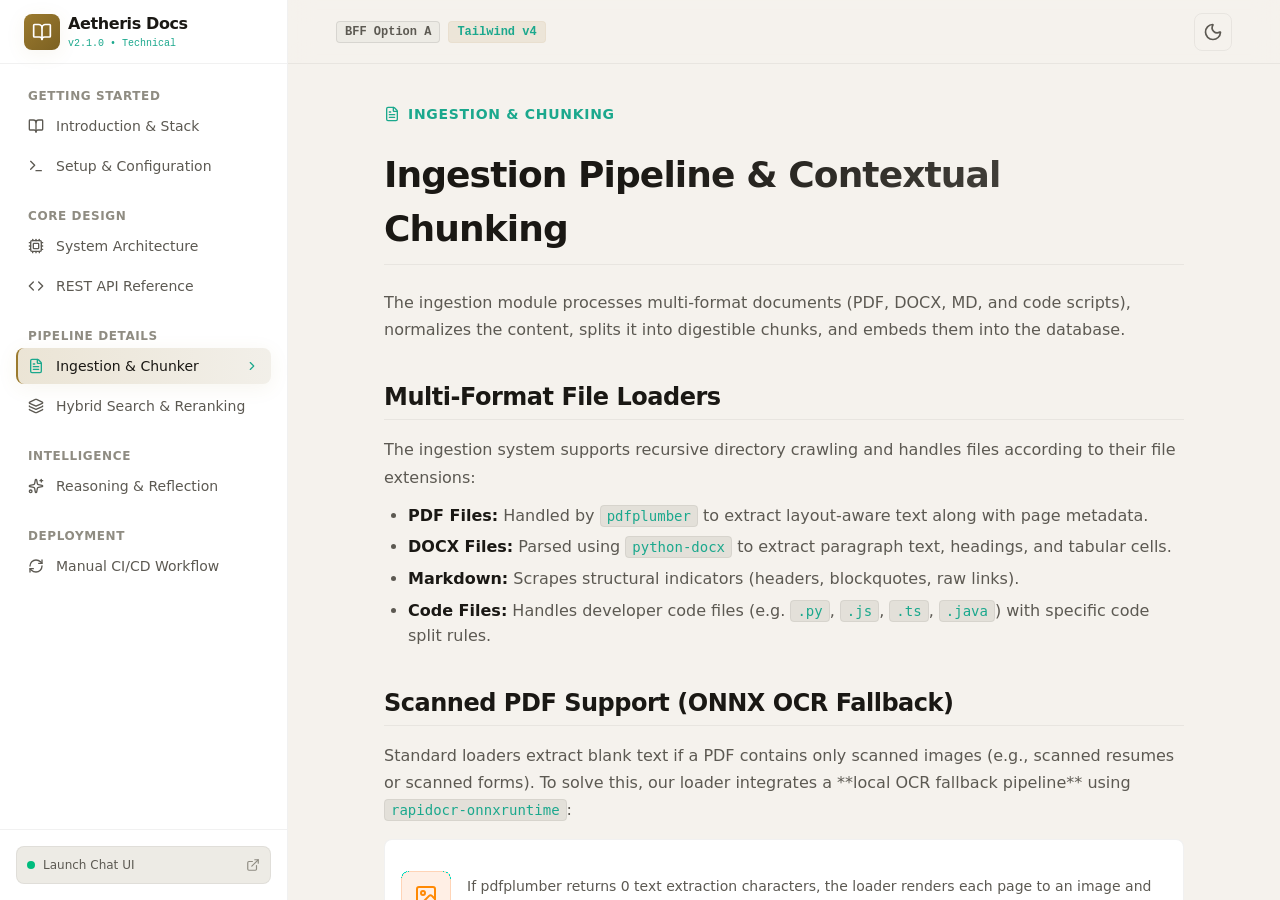
<file: chunking/index.html>
<!DOCTYPE html><html lang="en" class="geist_a71539c9-module__T19VSG__variable geist_mono_8d43a2aa-module__8Li5zG__variable h-full antialiased"><head><meta charSet="utf-8"/><meta name="viewport" content="width=device-width, initial-scale=1"/><link rel="preload" href="/_next/static/media/797e433ab948586e-s.p.09zddjkbdep5a.woff2" as="font" crossorigin="" type="font/woff2"/><link rel="preload" href="/_next/static/media/caa3a2e1cccd8315-s.p.09~u27dqhyhd6.woff2" as="font" crossorigin="" type="font/woff2"/><link rel="stylesheet" href="/_next/static/chunks/0md86x42.cjh8.css" data-precedence="next"/><link rel="preload" as="script" fetchPriority="low" href="/_next/static/chunks/00gq-v0e07i1q.js"/><script src="/_next/static/chunks/0pqt~8bl3ukh4.js" async=""></script><script src="/_next/static/chunks/0au83~zq0~0pf.js" async=""></script><script src="/_next/static/chunks/07lhk_q6pmm3r.js" async=""></script><script src="/_next/static/chunks/turbopack-0qzazczm3.h1y.js" async=""></script><script src="/_next/static/chunks/0iuiqhtoth-y2.js" async=""></script><script src="/_next/static/chunks/0d3shmwh5_nmn.js" async=""></script><meta name="next-size-adjust" content=""/><title>RAG Intelligence Documentation | SOTA AI Knowledge Base</title><meta name="description" content="Deep-dive technical documentation for the RAG Intelligence platform, covering advanced chunking (Contextual, Semantic), hybrid retrieval (dense/sparse RRF), cross-encoder reranking, and self-reflective RAG strategies."/><link rel="icon" href="/favicon.ico?favicon.0x3dzn~oxb6tn.ico" sizes="256x256" type="image/x-icon"/><script>
              (function() {
                try {
                  var saved = localStorage.getItem('theme');
                  var dark = saved === 'dark' || (!saved && window.matchMedia('(prefers-color-scheme: dark)').matches);
                  if (dark) {
                    document.documentElement.classList.add('dark');
                  } else {
                    document.documentElement.classList.remove('dark');
                  }
                } catch (e) {}
              })();
            </script><script src="/_next/static/chunks/03~yq9q893hmn.js" noModule=""></script></head><body class="min-h-full flex flex-col bg-bg-deep text-text-primary transition-colors duration-200"><div hidden=""><!--$--><!--/$--></div><div class="flex h-screen overflow-hidden bg-bg-deep text-text-primary transition-colors duration-200"><aside class="
        fixed inset-y-0 left-0 z-40 w-72 h-full bg-bg-surface border-r border-border-muted flex flex-col transition-transform duration-300 ease-in-out
        md:translate-x-0 md:static md:flex
        -translate-x-full
      "><div class="flex h-16 items-center justify-between px-6 border-b border-border-muted flex-shrink-0"><div class="flex items-center gap-2"><div class="flex h-9 w-9 items-center justify-center rounded-lg bg-gradient-to-br from-accent-start to-accent-end shadow-glow"><svg xmlns="http://www.w3.org/2000/svg" width="24" height="24" viewBox="0 0 24 24" fill="none" stroke="currentColor" stroke-width="2" stroke-linecap="round" stroke-linejoin="round" class="lucide lucide-book-open h-5 w-5 text-white" aria-hidden="true"><path d="M12 7v14"></path><path d="M3 18a1 1 0 0 1-1-1V4a1 1 0 0 1 1-1h5a4 4 0 0 1 4 4 4 4 0 0 1 4-4h5a1 1 0 0 1 1 1v13a1 1 0 0 1-1 1h-6a3 3 0 0 0-3 3 3 3 0 0 0-3-3z"></path></svg></div><div><span class="font-bold tracking-tight text-text-primary block">Aetheris Docs</span><span class="text-[10px] text-accent-cyan font-mono block">v2.1.0 • Technical</span></div></div><button class="md:hidden p-1.5 rounded-lg text-text-secondary hover:text-text-primary hover:bg-bg-hover transition-colors"><svg xmlns="http://www.w3.org/2000/svg" width="24" height="24" viewBox="0 0 24 24" fill="none" stroke="currentColor" stroke-width="2" stroke-linecap="round" stroke-linejoin="round" class="lucide lucide-x h-5 w-5" aria-hidden="true"><path d="M18 6 6 18"></path><path d="m6 6 12 12"></path></svg></button></div><nav class="flex-1 overflow-y-auto px-4 py-6 space-y-6"><div class="space-y-1"><h4 class="px-3 text-xs font-semibold text-text-muted uppercase tracking-wider">Getting Started</h4><a class="
                        w-full flex items-center gap-3 px-3 py-2 text-sm font-medium rounded-lg transition-all duration-200
                        text-text-secondary hover:text-text-primary hover:bg-bg-hover
                      " href="/"><span class="text-text-secondary"><svg xmlns="http://www.w3.org/2000/svg" width="24" height="24" viewBox="0 0 24 24" fill="none" stroke="currentColor" stroke-width="2" stroke-linecap="round" stroke-linejoin="round" class="lucide lucide-book-open h-4 w-4" aria-hidden="true"><path d="M12 7v14"></path><path d="M3 18a1 1 0 0 1-1-1V4a1 1 0 0 1 1-1h5a4 4 0 0 1 4 4 4 4 0 0 1 4-4h5a1 1 0 0 1 1 1v13a1 1 0 0 1-1 1h-6a3 3 0 0 0-3 3 3 3 0 0 0-3-3z"></path></svg></span><span>Introduction &amp; Stack</span></a><a class="
                        w-full flex items-center gap-3 px-3 py-2 text-sm font-medium rounded-lg transition-all duration-200
                        text-text-secondary hover:text-text-primary hover:bg-bg-hover
                      " href="/setup/"><span class="text-text-secondary"><svg xmlns="http://www.w3.org/2000/svg" width="24" height="24" viewBox="0 0 24 24" fill="none" stroke="currentColor" stroke-width="2" stroke-linecap="round" stroke-linejoin="round" class="lucide lucide-terminal h-4 w-4" aria-hidden="true"><path d="M12 19h8"></path><path d="m4 17 6-6-6-6"></path></svg></span><span>Setup &amp; Configuration</span></a></div><div class="space-y-1"><h4 class="px-3 text-xs font-semibold text-text-muted uppercase tracking-wider">Core Design</h4><a class="
                        w-full flex items-center gap-3 px-3 py-2 text-sm font-medium rounded-lg transition-all duration-200
                        text-text-secondary hover:text-text-primary hover:bg-bg-hover
                      " href="/architecture/"><span class="text-text-secondary"><svg xmlns="http://www.w3.org/2000/svg" width="24" height="24" viewBox="0 0 24 24" fill="none" stroke="currentColor" stroke-width="2" stroke-linecap="round" stroke-linejoin="round" class="lucide lucide-cpu h-4 w-4" aria-hidden="true"><path d="M12 20v2"></path><path d="M12 2v2"></path><path d="M17 20v2"></path><path d="M17 2v2"></path><path d="M2 12h2"></path><path d="M2 17h2"></path><path d="M2 7h2"></path><path d="M20 12h2"></path><path d="M20 17h2"></path><path d="M20 7h2"></path><path d="M7 20v2"></path><path d="M7 2v2"></path><rect x="4" y="4" width="16" height="16" rx="2"></rect><rect x="8" y="8" width="8" height="8" rx="1"></rect></svg></span><span>System Architecture</span></a><a class="
                        w-full flex items-center gap-3 px-3 py-2 text-sm font-medium rounded-lg transition-all duration-200
                        text-text-secondary hover:text-text-primary hover:bg-bg-hover
                      " href="/api-reference/"><span class="text-text-secondary"><svg xmlns="http://www.w3.org/2000/svg" width="24" height="24" viewBox="0 0 24 24" fill="none" stroke="currentColor" stroke-width="2" stroke-linecap="round" stroke-linejoin="round" class="lucide lucide-code h-4 w-4" aria-hidden="true"><path d="m16 18 6-6-6-6"></path><path d="m8 6-6 6 6 6"></path></svg></span><span>REST API Reference</span></a></div><div class="space-y-1"><h4 class="px-3 text-xs font-semibold text-text-muted uppercase tracking-wider">Pipeline Details</h4><a class="
                        w-full flex items-center gap-3 px-3 py-2 text-sm font-medium rounded-lg transition-all duration-200
                        bg-gradient-to-r from-accent-start/20 to-accent-end/10 text-text-primary border-l-2 border-accent-start pl-2.5 shadow-glow
                      " href="/chunking/"><span class="text-accent-cyan"><svg xmlns="http://www.w3.org/2000/svg" width="24" height="24" viewBox="0 0 24 24" fill="none" stroke="currentColor" stroke-width="2" stroke-linecap="round" stroke-linejoin="round" class="lucide lucide-file-text h-4 w-4" aria-hidden="true"><path d="M6 22a2 2 0 0 1-2-2V4a2 2 0 0 1 2-2h8a2.4 2.4 0 0 1 1.704.706l3.588 3.588A2.4 2.4 0 0 1 20 8v12a2 2 0 0 1-2 2z"></path><path d="M14 2v5a1 1 0 0 0 1 1h5"></path><path d="M10 9H8"></path><path d="M16 13H8"></path><path d="M16 17H8"></path></svg></span><span>Ingestion &amp; Chunker</span><svg xmlns="http://www.w3.org/2000/svg" width="24" height="24" viewBox="0 0 24 24" fill="none" stroke="currentColor" stroke-width="2" stroke-linecap="round" stroke-linejoin="round" class="lucide lucide-chevron-right ml-auto h-3.5 w-3.5 text-accent-cyan" aria-hidden="true"><path d="m9 18 6-6-6-6"></path></svg></a><a class="
                        w-full flex items-center gap-3 px-3 py-2 text-sm font-medium rounded-lg transition-all duration-200
                        text-text-secondary hover:text-text-primary hover:bg-bg-hover
                      " href="/retrieval/"><span class="text-text-secondary"><svg xmlns="http://www.w3.org/2000/svg" width="24" height="24" viewBox="0 0 24 24" fill="none" stroke="currentColor" stroke-width="2" stroke-linecap="round" stroke-linejoin="round" class="lucide lucide-layers h-4 w-4" aria-hidden="true"><path d="M12.83 2.18a2 2 0 0 0-1.66 0L2.6 6.08a1 1 0 0 0 0 1.83l8.58 3.91a2 2 0 0 0 1.66 0l8.58-3.9a1 1 0 0 0 0-1.83z"></path><path d="M2 12a1 1 0 0 0 .58.91l8.6 3.91a2 2 0 0 0 1.65 0l8.58-3.9A1 1 0 0 0 22 12"></path><path d="M2 17a1 1 0 0 0 .58.91l8.6 3.91a2 2 0 0 0 1.65 0l8.58-3.9A1 1 0 0 0 22 17"></path></svg></span><span>Hybrid Search &amp; Reranking</span></a></div><div class="space-y-1"><h4 class="px-3 text-xs font-semibold text-text-muted uppercase tracking-wider">Intelligence</h4><a class="
                        w-full flex items-center gap-3 px-3 py-2 text-sm font-medium rounded-lg transition-all duration-200
                        text-text-secondary hover:text-text-primary hover:bg-bg-hover
                      " href="/strategies/"><span class="text-text-secondary"><svg xmlns="http://www.w3.org/2000/svg" width="24" height="24" viewBox="0 0 24 24" fill="none" stroke="currentColor" stroke-width="2" stroke-linecap="round" stroke-linejoin="round" class="lucide lucide-sparkles h-4 w-4" aria-hidden="true"><path d="M11.017 2.814a1 1 0 0 1 1.966 0l1.051 5.558a2 2 0 0 0 1.594 1.594l5.558 1.051a1 1 0 0 1 0 1.966l-5.558 1.051a2 2 0 0 0-1.594 1.594l-1.051 5.558a1 1 0 0 1-1.966 0l-1.051-5.558a2 2 0 0 0-1.594-1.594l-5.558-1.051a1 1 0 0 1 0-1.966l5.558-1.051a2 2 0 0 0 1.594-1.594z"></path><path d="M20 2v4"></path><path d="M22 4h-4"></path><circle cx="4" cy="20" r="2"></circle></svg></span><span>Reasoning &amp; Reflection</span></a></div><div class="space-y-1"><h4 class="px-3 text-xs font-semibold text-text-muted uppercase tracking-wider">Deployment</h4><a class="
                        w-full flex items-center gap-3 px-3 py-2 text-sm font-medium rounded-lg transition-all duration-200
                        text-text-secondary hover:text-text-primary hover:bg-bg-hover
                      " href="/workflow/"><span class="text-text-secondary"><svg xmlns="http://www.w3.org/2000/svg" width="24" height="24" viewBox="0 0 24 24" fill="none" stroke="currentColor" stroke-width="2" stroke-linecap="round" stroke-linejoin="round" class="lucide lucide-refresh-cw h-4 w-4" aria-hidden="true"><path d="M3 12a9 9 0 0 1 9-9 9.75 9.75 0 0 1 6.74 2.74L21 8"></path><path d="M21 3v5h-5"></path><path d="M21 12a9 9 0 0 1-9 9 9.75 9.75 0 0 1-6.74-2.74L3 16"></path><path d="M8 16H3v5"></path></svg></span><span>Manual CI/CD Workflow</span></a></div></nav><div class="p-4 border-t border-border-muted flex-shrink-0"><a href="http://localhost:3000" target="_blank" rel="noopener noreferrer" class="flex items-center justify-between w-full p-2.5 bg-bg-elevated hover:bg-bg-hover rounded-lg border border-border-muted transition-all group"><div class="flex items-center gap-2"><div class="h-2 w-2 rounded-full bg-emerald-500 animate-pulse"></div><span class="text-xs font-medium text-text-secondary group-hover:text-text-primary">Launch Chat UI</span></div><svg xmlns="http://www.w3.org/2000/svg" width="24" height="24" viewBox="0 0 24 24" fill="none" stroke="currentColor" stroke-width="2" stroke-linecap="round" stroke-linejoin="round" class="lucide lucide-external-link h-3.5 w-3.5 text-text-muted group-hover:text-accent-cyan transition-colors" aria-hidden="true"><path d="M15 3h6v6"></path><path d="M10 14 21 3"></path><path d="M18 13v6a2 2 0 0 1-2 2H5a2 2 0 0 1-2-2V8a2 2 0 0 1 2-2h6"></path></svg></a></div></aside><div class="flex-1 flex flex-col min-w-0 h-full overflow-hidden"><header class="sticky top-0 z-30 flex h-16 items-center justify-between px-6 bg-bg-deep/80 border-b border-border-muted backdrop-blur-md md:px-12 flex-shrink-0"><div class="flex items-center gap-4"><button class="md:hidden p-2 rounded-lg text-text-secondary hover:text-text-primary hover:bg-bg-hover transition-colors"><svg xmlns="http://www.w3.org/2000/svg" width="24" height="24" viewBox="0 0 24 24" fill="none" stroke="currentColor" stroke-width="2" stroke-linecap="round" stroke-linejoin="round" class="lucide lucide-menu h-6 w-6" aria-hidden="true"><path d="M4 5h16"></path><path d="M4 12h16"></path><path d="M4 19h16"></path></svg></button><div class="flex items-center gap-2"><span class="text-xs font-semibold px-2 py-0.5 rounded bg-bg-elevated text-text-secondary border border-border-light font-mono">BFF Option A</span><span class="text-xs font-semibold px-2 py-0.5 rounded bg-accent-start/10 text-accent-cyan border border-border-accent/30 font-mono">Tailwind v4</span></div></div><div class="flex items-center gap-4"><button class="p-2 rounded-lg text-text-secondary hover:text-text-primary hover:bg-bg-hover border border-border-muted transition-colors" title="Switch to Light Mode"><svg xmlns="http://www.w3.org/2000/svg" width="24" height="24" viewBox="0 0 24 24" fill="none" stroke="currentColor" stroke-width="2" stroke-linecap="round" stroke-linejoin="round" class="lucide lucide-sun h-5 w-5" aria-hidden="true"><circle cx="12" cy="12" r="4"></circle><path d="M12 2v2"></path><path d="M12 20v2"></path><path d="m4.93 4.93 1.41 1.41"></path><path d="m17.66 17.66 1.41 1.41"></path><path d="M2 12h2"></path><path d="M20 12h2"></path><path d="m6.34 17.66-1.41 1.41"></path><path d="m19.07 4.93-1.41 1.41"></path></svg></button></div></header><main class="flex-1 overflow-y-auto px-6 py-10 md:px-12 max-w-4xl w-full mx-auto doc-content"><div><div class="flex items-center gap-2 mb-2 text-accent-cyan text-sm font-semibold tracking-wider uppercase"><svg xmlns="http://www.w3.org/2000/svg" width="24" height="24" viewBox="0 0 24 24" fill="none" stroke="currentColor" stroke-width="2" stroke-linecap="round" stroke-linejoin="round" class="lucide lucide-file-text h-4 w-4" aria-hidden="true"><path d="M6 22a2 2 0 0 1-2-2V4a2 2 0 0 1 2-2h8a2.4 2.4 0 0 1 1.704.706l3.588 3.588A2.4 2.4 0 0 1 20 8v12a2 2 0 0 1-2 2z"></path><path d="M14 2v5a1 1 0 0 0 1 1h5"></path><path d="M10 9H8"></path><path d="M16 13H8"></path><path d="M16 17H8"></path></svg> Ingestion &amp; Chunking</div><h1>Ingestion Pipeline &amp; Contextual Chunking</h1><p class="text-text-secondary leading-relaxed">The ingestion module processes multi-format documents (PDF, DOCX, MD, and code scripts), normalizes the content, splits it into digestible chunks, and embeds them into the database.</p><h2>Multi-Format File Loaders</h2><p>The ingestion system supports recursive directory crawling and handles files according to their file extensions:</p><ul><li><strong>PDF Files:</strong> Handled by <code>pdfplumber</code> to extract layout-aware text along with page metadata.</li><li><strong>DOCX Files:</strong> Parsed using <code>python-docx</code> to extract paragraph text, headings, and tabular cells.</li><li><strong>Markdown:</strong> Scrapes structural indicators (headers, blockquotes, raw links).</li><li><strong>Code Files:</strong> Handles developer code files (e.g. <code>.py</code>, <code>.js</code>, <code>.ts</code>, <code>.java</code>) with specific code split rules.</li></ul><h2>Scanned PDF Support (ONNX OCR Fallback)</h2><p>Standard loaders extract blank text if a PDF contains only scanned images (e.g., scanned resumes or scanned forms). To solve this, our loader integrates a **local OCR fallback pipeline** using <code>rapidocr-onnxruntime</code>:</p><div class="my-4 p-4 bg-bg-surface border border-border-muted rounded-lg flex items-center gap-4"><div class="p-3 rounded-lg bg-orange-500/10 text-orange-400 border border-orange-500/20"><svg xmlns="http://www.w3.org/2000/svg" width="24" height="24" viewBox="0 0 24 24" fill="none" stroke="currentColor" stroke-width="2" stroke-linecap="round" stroke-linejoin="round" class="lucide lucide-image h-6 w-6" aria-hidden="true"><rect width="18" height="18" x="3" y="3" rx="2" ry="2"></rect><circle cx="9" cy="9" r="2"></circle><path d="m21 15-3.086-3.086a2 2 0 0 0-2.828 0L6 21"></path></svg></div><div class="text-sm"><span class="font-semibold text-white block">OCR Fallback Trigger</span><span class="text-text-secondary">If pdfplumber returns 0 text extraction characters, the loader renders each page to an image and runs a local RapidOCR ONNX model to extract characters, ensuring zero-configuration OCR capability.</span></div></div><h2>Chunking Strategies</h2><p>RAG performance relies heavily on chunk boundaries. We implement 5 strategies in <code>src/ingestion/chunker.py</code>:</p><div class="space-y-3 my-6"><div class="p-3.5 bg-bg-surface border border-border-muted rounded-lg"><h4 class="font-semibold text-white text-sm m-0">1. Fixed-Size Chunking</h4><p class="text-xs text-text-secondary m-1">Splits text into fixed sizes (e.g. 512 tokens) with a sliding overlap (e.g. 50 tokens). Fast but frequently cuts off sentences in the middle.</p></div><div class="p-3.5 bg-bg-surface border border-border-muted rounded-lg"><h4 class="font-semibold text-white text-sm m-0">2. Recursive Text Splitting</h4><p class="text-xs text-text-secondary m-1">Splits text recursively using delimiters (paragraphs <code>\n\n</code>, lines <code>\n</code>, sentences, and words) until size constraints are satisfied, maintaining paragraph integrity.</p></div><div class="p-3.5 bg-bg-surface border border-border-muted rounded-lg"><h4 class="font-semibold text-white text-sm m-0">3. Markdown Chunking</h4><p class="text-xs text-text-secondary m-1">Splits content according to markdown headers (<code>#</code>, <code>##</code>, <code>###</code>), grouping topics together.</p></div><div class="p-3.5 bg-bg-surface border border-border-muted rounded-lg"><h4 class="font-semibold text-white text-sm m-0">4. Semantic Chunking</h4><p class="text-xs text-text-secondary m-1">Computes embeddings for each sentence, calculates similarity between adjacent sentences, and places chunk boundaries where cosine similarity drops below a statistical threshold.</p></div><div class="p-3.5 bg-bg-surface border border-border-muted rounded-lg"><h4 class="font-semibold text-white text-sm m-0">5. Contextual Chunking (SOTA)</h4><p class="text-xs text-text-secondary m-1">Prepends a global context summary generated by the LLM to each individual chunk content before indexing, mitigating context loss during vector retrieval.</p></div></div><h2>State-of-the-Art Contextual Chunking</h2><p>During ingestion, the chunker reads the first 4,000 characters of a document and triggers a fast local LLM completion to construct a document context summary. For each chunk, it wraps the content with this context summary:</p><pre><code># Context Injection Template
CONTEXT_TEMPLATE = &quot;&quot;&quot;
You are a context injector. Given a document and a small chunk of text from it, write a short (1-2 sentences) context statement that situates this chunk within the overall document.
Do not summarize the chunk itself.

Overall Document:
{document_context}

Chunk to situate:
{chunk_content}

Output only the 1-2 sentence context statement, nothing else.
&quot;&quot;&quot;

# Resulting Chunk Indexed:
# &lt;Document Context: [Summary]&gt; [Actual original chunk text content]</code></pre><div class="doc-alert doc-alert-tip"><strong>Result:</strong> By prepending the context summary, standard dense embeddings preserve crucial identifiers (like project names, document subjects, and core authors) that would otherwise be missing from a tiny text block.</div><h2>Configuring Chunking</h2><p>Open <code>config.yaml</code> to choose your strategy:</p><pre><code>chunking:
  strategy: &quot;contextual&quot; # Options: fixed, recursive, semantic, markdown, contextual
  chunk_size: 512
  chunk_overlap: 50
  semantic_threshold: 0.82</code></pre><div class="mt-8 flex justify-between"><a class="inline-flex items-center gap-2 px-4 py-2 rounded-lg border border-border-muted text-text-secondary hover:text-text-primary transition-colors" href="/architecture/">Back to Architecture</a><a class="inline-flex items-center gap-2 px-5 py-2.5 rounded-lg bg-gradient-to-r from-accent-start to-accent-end text-white font-medium hover:shadow-glow transition-all" href="/retrieval/"><span>Continue to Retrieval</span><svg xmlns="http://www.w3.org/2000/svg" width="24" height="24" viewBox="0 0 24 24" fill="none" stroke="currentColor" stroke-width="2" stroke-linecap="round" stroke-linejoin="round" class="lucide lucide-arrow-right h-4 w-4" aria-hidden="true"><path d="M5 12h14"></path><path d="m12 5 7 7-7 7"></path></svg></a></div></div><!--$--><!--/$--></main></div></div><script src="/_next/static/chunks/00gq-v0e07i1q.js" id="_R_" async=""></script><script>(self.__next_f=self.__next_f||[]).push([0])</script><script>self.__next_f.push([1,"1:\"$Sreact.fragment\"\n2:I[22539,[\"/_next/static/chunks/0iuiqhtoth-y2.js\",\"/_next/static/chunks/0d3shmwh5_nmn.js\"],\"default\"]\n3:I[39756,[\"/_next/static/chunks/0iuiqhtoth-y2.js\",\"/_next/static/chunks/0d3shmwh5_nmn.js\"],\"default\"]\n4:I[37457,[\"/_next/static/chunks/0iuiqhtoth-y2.js\",\"/_next/static/chunks/0d3shmwh5_nmn.js\"],\"default\"]\n5:I[5014,[\"/_next/static/chunks/0iuiqhtoth-y2.js\",\"/_next/static/chunks/0d3shmwh5_nmn.js\"],\"default\"]\n1c:I[68027,[\"/_next/static/chunks/0iuiqhtoth-y2.js\",\"/_next/static/chunks/0d3shmwh5_nmn.js\"],\"default\",1]\n:HL[\"/_next/static/chunks/0md86x42.cjh8.css\",\"style\"]\n:HL[\"/_next/static/media/797e433ab948586e-s.p.09zddjkbdep5a.woff2\",\"font\",{\"crossOrigin\":\"\",\"type\":\"font/woff2\"}]\n:HL[\"/_next/static/media/caa3a2e1cccd8315-s.p.09~u27dqhyhd6.woff2\",\"font\",{\"crossOrigin\":\"\",\"type\":\"font/woff2\"}]\n"])</script><script>self.__next_f.push([1,"0:{\"P\":null,\"c\":[\"\",\"chunking\",\"\"],\"q\":\"\",\"i\":false,\"f\":[[[\"\",{\"children\":[\"chunking\",{\"children\":[\"__PAGE__\",{}]}]},\"$undefined\",\"$undefined\",16],[[\"$\",\"$1\",\"c\",{\"children\":[[[\"$\",\"link\",\"0\",{\"rel\":\"stylesheet\",\"href\":\"/_next/static/chunks/0md86x42.cjh8.css\",\"precedence\":\"next\",\"crossOrigin\":\"$undefined\",\"nonce\":\"$undefined\"}],[\"$\",\"script\",\"script-0\",{\"src\":\"/_next/static/chunks/0iuiqhtoth-y2.js\",\"async\":true,\"nonce\":\"$undefined\"}],[\"$\",\"script\",\"script-1\",{\"src\":\"/_next/static/chunks/0d3shmwh5_nmn.js\",\"async\":true,\"nonce\":\"$undefined\"}]],[\"$\",\"html\",null,{\"lang\":\"en\",\"className\":\"geist_a71539c9-module__T19VSG__variable geist_mono_8d43a2aa-module__8Li5zG__variable h-full antialiased\",\"suppressHydrationWarning\":true,\"children\":[[\"$\",\"head\",null,{\"children\":[\"$\",\"script\",null,{\"dangerouslySetInnerHTML\":{\"__html\":\"\\n              (function() {\\n                try {\\n                  var saved = localStorage.getItem('theme');\\n                  var dark = saved === 'dark' || (!saved \u0026\u0026 window.matchMedia('(prefers-color-scheme: dark)').matches);\\n                  if (dark) {\\n                    document.documentElement.classList.add('dark');\\n                  } else {\\n                    document.documentElement.classList.remove('dark');\\n                  }\\n                } catch (e) {}\\n              })();\\n            \"}}]}],[\"$\",\"body\",null,{\"className\":\"min-h-full flex flex-col bg-bg-deep text-text-primary transition-colors duration-200\",\"children\":[\"$\",\"$L2\",null,{\"children\":[\"$\",\"$L3\",null,{\"parallelRouterKey\":\"children\",\"error\":\"$undefined\",\"errorStyles\":\"$undefined\",\"errorScripts\":\"$undefined\",\"template\":[\"$\",\"$L4\",null,{}],\"templateStyles\":\"$undefined\",\"templateScripts\":\"$undefined\",\"notFound\":[[[\"$\",\"title\",null,{\"children\":\"404: This page could not be found.\"}],[\"$\",\"div\",null,{\"style\":{\"fontFamily\":\"system-ui,\\\"Segoe UI\\\",Roboto,Helvetica,Arial,sans-serif,\\\"Apple Color Emoji\\\",\\\"Segoe UI Emoji\\\"\",\"height\":\"100vh\",\"textAlign\":\"center\",\"display\":\"flex\",\"flexDirection\":\"column\",\"alignItems\":\"center\",\"justifyContent\":\"center\"},\"children\":[\"$\",\"div\",null,{\"children\":[[\"$\",\"style\",null,{\"dangerouslySetInnerHTML\":{\"__html\":\"body{color:#000;background:#fff;margin:0}.next-error-h1{border-right:1px solid rgba(0,0,0,.3)}@media (prefers-color-scheme:dark){body{color:#fff;background:#000}.next-error-h1{border-right:1px solid rgba(255,255,255,.3)}}\"}}],[\"$\",\"h1\",null,{\"className\":\"next-error-h1\",\"style\":{\"display\":\"inline-block\",\"margin\":\"0 20px 0 0\",\"padding\":\"0 23px 0 0\",\"fontSize\":24,\"fontWeight\":500,\"verticalAlign\":\"top\",\"lineHeight\":\"49px\"},\"children\":404}],[\"$\",\"div\",null,{\"style\":{\"display\":\"inline-block\"},\"children\":[\"$\",\"h2\",null,{\"style\":{\"fontSize\":14,\"fontWeight\":400,\"lineHeight\":\"49px\",\"margin\":0},\"children\":\"This page could not be found.\"}]}]]}]}]],[]],\"forbidden\":\"$undefined\",\"unauthorized\":\"$undefined\"}]}]}]]}]]}],{\"children\":[[\"$\",\"$1\",\"c\",{\"children\":[null,[\"$\",\"$L3\",null,{\"parallelRouterKey\":\"children\",\"error\":\"$undefined\",\"errorStyles\":\"$undefined\",\"errorScripts\":\"$undefined\",\"template\":[\"$\",\"$L4\",null,{}],\"templateStyles\":\"$undefined\",\"templateScripts\":\"$undefined\",\"notFound\":\"$undefined\",\"forbidden\":\"$undefined\",\"unauthorized\":\"$undefined\"}]]}],{\"children\":[[\"$\",\"$1\",\"c\",{\"children\":[[\"$\",\"div\",null,{\"children\":[[\"$\",\"div\",null,{\"className\":\"flex items-center gap-2 mb-2 text-accent-cyan text-sm font-semibold tracking-wider uppercase\",\"children\":[[\"$\",\"$L5\",null,{\"ref\":\"$undefined\",\"iconNode\":[[\"path\",{\"d\":\"M6 22a2 2 0 0 1-2-2V4a2 2 0 0 1 2-2h8a2.4 2.4 0 0 1 1.704.706l3.588 3.588A2.4 2.4 0 0 1 20 8v12a2 2 0 0 1-2 2z\",\"key\":\"1oefj6\"}],[\"path\",{\"d\":\"M14 2v5a1 1 0 0 0 1 1h5\",\"key\":\"wfsgrz\"}],[\"path\",{\"d\":\"M10 9H8\",\"key\":\"b1mrlr\"}],[\"path\",{\"d\":\"M16 13H8\",\"key\":\"t4e002\"}],[\"path\",{\"d\":\"M16 17H8\",\"key\":\"z1uh3a\"}]],\"className\":\"lucide-file-text h-4 w-4\"}],\" Ingestion \u0026 Chunking\"]}],[\"$\",\"h1\",null,{\"children\":\"Ingestion Pipeline \u0026 Contextual Chunking\"}],[\"$\",\"p\",null,{\"className\":\"text-text-secondary leading-relaxed\",\"children\":\"The ingestion module processes multi-format documents (PDF, DOCX, MD, and code scripts), normalizes the content, splits it into digestible chunks, and embeds them into the database.\"}],[\"$\",\"h2\",null,{\"children\":\"Multi-Format File Loaders\"}],[\"$\",\"p\",null,{\"children\":\"The ingestion system supports recursive directory crawling and handles files according to their file extensions:\"}],[\"$\",\"ul\",null,{\"children\":[[\"$\",\"li\",null,{\"children\":[\"$L6\",\" Handled by \",\"$L7\",\" to extract layout-aware text along with page metadata.\"]}],\"$L8\",\"$L9\",\"$La\"]}],\"$Lb\",\"$Lc\",\"$Ld\",\"$Le\",\"$Lf\",\"$L10\",\"$L11\",\"$L12\",\"$L13\",\"$L14\",\"$L15\",\"$L16\",\"$L17\",\"$L18\"]}],null,\"$L19\"]}],{},null,false,null]},null,false,\"$@1a\"]},null,false,null],\"$L1b\",false]],\"m\":\"$undefined\",\"G\":[\"$1c\",[\"$L1d\"]],\"S\":true,\"h\":null,\"s\":\"$undefined\",\"l\":\"$undefined\",\"p\":\"$undefined\",\"d\":\"$undefined\",\"b\":\"9GhKQeDB8zr-wsz3dt904\"}\n"])</script><script>self.__next_f.push([1,"1e:I[22016,[\"/_next/static/chunks/0iuiqhtoth-y2.js\",\"/_next/static/chunks/0d3shmwh5_nmn.js\"],\"\"]\n1f:I[97367,[\"/_next/static/chunks/0iuiqhtoth-y2.js\",\"/_next/static/chunks/0d3shmwh5_nmn.js\"],\"OutletBoundary\"]\n20:\"$Sreact.suspense\"\n23:I[97367,[\"/_next/static/chunks/0iuiqhtoth-y2.js\",\"/_next/static/chunks/0d3shmwh5_nmn.js\"],\"ViewportBoundary\"]\n25:I[97367,[\"/_next/static/chunks/0iuiqhtoth-y2.js\",\"/_next/static/chunks/0d3shmwh5_nmn.js\"],\"MetadataBoundary\"]\n6:[\"$\",\"strong\",null,{\"children\":\"PDF Files:\"}]\n7:[\"$\",\"code\",null,{\"children\":\"pdfplumber\"}]\n8:[\"$\",\"li\",null,{\"children\":[[\"$\",\"strong\",null,{\"children\":\"DOCX Files:\"}],\" Parsed using \",[\"$\",\"code\",null,{\"children\":\"python-docx\"}],\" to extract paragraph text, headings, and tabular cells.\"]}]\n9:[\"$\",\"li\",null,{\"children\":[[\"$\",\"strong\",null,{\"children\":\"Markdown:\"}],\" Scrapes structural indicators (headers, blockquotes, raw links).\"]}]\na:[\"$\",\"li\",null,{\"children\":[[\"$\",\"strong\",null,{\"children\":\"Code Files:\"}],\" Handles developer code files (e.g. \",[\"$\",\"code\",null,{\"children\":\".py\"}],\", \",[\"$\",\"code\",null,{\"children\":\".js\"}],\", \",[\"$\",\"code\",null,{\"children\":\".ts\"}],\", \",[\"$\",\"code\",null,{\"children\":\".java\"}],\") with specific code split rules.\"]}]\nb:[\"$\",\"h2\",null,{\"children\":\"Scanned PDF Support (ONNX OCR Fallback)\"}]\nc:[\"$\",\"p\",null,{\"children\":[\"Standard loaders extract blank text if a PDF contains only scanned images (e.g., scanned resumes or scanned forms). To solve this, our loader integrates a **local OCR fallback pipeline** using \",[\"$\",\"code\",null,{\"children\":\"rapidocr-onnxruntime\"}],\":\"]}]\nd:[\"$\",\"div\",null,{\"className\":\"my-4 p-4 bg-bg-surface border border-border-muted rounded-lg flex items-center gap-4\",\"children\":[[\"$\",\"div\",null,{\"className\":\"p-3 rounded-lg bg-orange-500/10 text-orange-400 border border-orange-500/20\",\"children\":[\"$\",\"$L5\",null,{\"ref\":\"$undefined\",\"iconNode\":[[\"rect\",{\"width\":\"18\",\"height\":\"18\",\"x\":\"3\",\"y\":\"3\",\"rx\":\"2\",\"ry\":\"2\",\"key\":\"1m3agn\"}],[\"circle\",{\"cx\":\"9\",\"cy\":\"9\",\"r\":\"2\",\"key\":\"af1f0g\"}],[\"path\",{\"d\":\"m21 15-3.086-3.086a2 2 0 0 0-2.828 0L6 21\",\"key\":\"1xmnt7\"}]],\"className\":\"lucide-image h-6 w-6\"}]}],[\"$\",\"div\",null,{\"className\":\"text-sm\",\"children\":[[\"$\",\"span\",null,{\"className\":\"font-semibold text-white block\",\"children\":\"OCR Fallback Trigger\"}],[\"$\",\"span\",null,{\"className\":\"text-text-secondary\",\"children\":\"If pdfplumber returns 0 text extraction characters, the loader renders each page to an image and runs a local RapidOCR ONNX model to extract characters, ensuring zero-configuration OCR capability.\"}]]}]]}]\ne:[\"$\",\"h2\",null,{\"children\":\"Chunking Strategies\"}]\nf:[\"$\",\"p\",null,{\"children\":[\"RAG performance relies heavily on chunk boundaries. We implement 5 strategies in \",[\"$\",\"code\",null,{\"children\":\"src/ingestion/chunker.py\"}],\":\"]}]\n"])</script><script>self.__next_f.push([1,"10:[\"$\",\"div\",null,{\"className\":\"space-y-3 my-6\",\"children\":[[\"$\",\"div\",null,{\"className\":\"p-3.5 bg-bg-surface border border-border-muted rounded-lg\",\"children\":[[\"$\",\"h4\",null,{\"className\":\"font-semibold text-white text-sm m-0\",\"children\":\"1. Fixed-Size Chunking\"}],[\"$\",\"p\",null,{\"className\":\"text-xs text-text-secondary m-1\",\"children\":\"Splits text into fixed sizes (e.g. 512 tokens) with a sliding overlap (e.g. 50 tokens). Fast but frequently cuts off sentences in the middle.\"}]]}],[\"$\",\"div\",null,{\"className\":\"p-3.5 bg-bg-surface border border-border-muted rounded-lg\",\"children\":[[\"$\",\"h4\",null,{\"className\":\"font-semibold text-white text-sm m-0\",\"children\":\"2. Recursive Text Splitting\"}],[\"$\",\"p\",null,{\"className\":\"text-xs text-text-secondary m-1\",\"children\":[\"Splits text recursively using delimiters (paragraphs \",[\"$\",\"code\",null,{\"children\":\"\\\\n\\\\n\"}],\", lines \",[\"$\",\"code\",null,{\"children\":\"\\\\n\"}],\", sentences, and words) until size constraints are satisfied, maintaining paragraph integrity.\"]}]]}],[\"$\",\"div\",null,{\"className\":\"p-3.5 bg-bg-surface border border-border-muted rounded-lg\",\"children\":[[\"$\",\"h4\",null,{\"className\":\"font-semibold text-white text-sm m-0\",\"children\":\"3. Markdown Chunking\"}],[\"$\",\"p\",null,{\"className\":\"text-xs text-text-secondary m-1\",\"children\":[\"Splits content according to markdown headers (\",[\"$\",\"code\",null,{\"children\":\"#\"}],\", \",[\"$\",\"code\",null,{\"children\":\"##\"}],\", \",[\"$\",\"code\",null,{\"children\":\"###\"}],\"), grouping topics together.\"]}]]}],[\"$\",\"div\",null,{\"className\":\"p-3.5 bg-bg-surface border border-border-muted rounded-lg\",\"children\":[[\"$\",\"h4\",null,{\"className\":\"font-semibold text-white text-sm m-0\",\"children\":\"4. Semantic Chunking\"}],[\"$\",\"p\",null,{\"className\":\"text-xs text-text-secondary m-1\",\"children\":\"Computes embeddings for each sentence, calculates similarity between adjacent sentences, and places chunk boundaries where cosine similarity drops below a statistical threshold.\"}]]}],[\"$\",\"div\",null,{\"className\":\"p-3.5 bg-bg-surface border border-border-muted rounded-lg\",\"children\":[[\"$\",\"h4\",null,{\"className\":\"font-semibold text-white text-sm m-0\",\"children\":\"5. Contextual Chunking (SOTA)\"}],[\"$\",\"p\",null,{\"className\":\"text-xs text-text-secondary m-1\",\"children\":\"Prepends a global context summary generated by the LLM to each individual chunk content before indexing, mitigating context loss during vector retrieval.\"}]]}]]}]\n"])</script><script>self.__next_f.push([1,"11:[\"$\",\"h2\",null,{\"children\":\"State-of-the-Art Contextual Chunking\"}]\n12:[\"$\",\"p\",null,{\"children\":\"During ingestion, the chunker reads the first 4,000 characters of a document and triggers a fast local LLM completion to construct a document context summary. For each chunk, it wraps the content with this context summary:\"}]\n13:[\"$\",\"pre\",null,{\"children\":[\"$\",\"code\",null,{\"children\":\"# Context Injection Template\\nCONTEXT_TEMPLATE = \\\"\\\"\\\"\\nYou are a context injector. Given a document and a small chunk of text from it, write a short (1-2 sentences) context statement that situates this chunk within the overall document.\\nDo not summarize the chunk itself.\\n\\nOverall Document:\\n{document_context}\\n\\nChunk to situate:\\n{chunk_content}\\n\\nOutput only the 1-2 sentence context statement, nothing else.\\n\\\"\\\"\\\"\\n\\n# Resulting Chunk Indexed:\\n# \u003cDocument Context: [Summary]\u003e [Actual original chunk text content]\"}]}]\n14:[\"$\",\"div\",null,{\"className\":\"doc-alert doc-alert-tip\",\"children\":[[\"$\",\"strong\",null,{\"children\":\"Result:\"}],\" By prepending the context summary, standard dense embeddings preserve crucial identifiers (like project names, document subjects, and core authors) that would otherwise be missing from a tiny text block.\"]}]\n15:[\"$\",\"h2\",null,{\"children\":\"Configuring Chunking\"}]\n16:[\"$\",\"p\",null,{\"children\":[\"Open \",[\"$\",\"code\",null,{\"children\":\"config.yaml\"}],\" to choose your strategy:\"]}]\n17:[\"$\",\"pre\",null,{\"children\":[\"$\",\"code\",null,{\"children\":\"chunking:\\n  strategy: \\\"contextual\\\" # Options: fixed, recursive, semantic, markdown, contextual\\n  chunk_size: 512\\n  chunk_overlap: 50\\n  semantic_threshold: 0.82\"}]}]\n18:[\"$\",\"div\",null,{\"className\":\"mt-8 flex justify-between\",\"children\":[[\"$\",\"$L1e\",null,{\"href\":\"/architecture/\",\"className\":\"inline-flex items-center gap-2 px-4 py-2 rounded-lg border border-border-muted text-text-secondary hover:text-text-primary transition-colors\",\"children\":\"Back to Architecture\"}],[\"$\",\"$L1e\",null,{\"href\":\"/retrieval/\",\"className\":\"inline-flex items-center gap-2 px-5 py-2.5 rounded-lg bg-gradient-to-r from-accent-start to-accent-end text-white font-medium hover:shadow-glow transition-all\",\"children\":[[\"$\",\"span\",null,{\"children\":\"Continue to Retrieval\"}],[\"$\",\"$L5\",null,{\"ref\":\"$undefined\",\"iconNode\":[[\"path\",{\"d\":\"M5 12h14\",\"key\":\"1ays0h\"}],[\"path\",{\"d\":\"m12 5 7 7-7 7\",\"key\":\"xquz4c\"}]],\"className\":\"lucide-arrow-right h-4 w-4\"}]]}]]}]\n19:[\"$\",\"$L1f\",null,{\"children\":[\"$\",\"$20\",null,{\"name\":\"Next.MetadataOutlet\",\"children\":\"$@21\"}]}]\n22:[]\n1a:\"$W22\"\n1b:[\"$\",\"$1\",\"h\",{\"children\":[null,[\"$\",\"$L23\",null,{\"children\":\"$L24\"}],[\"$\",\"div\",null,{\"hidden\":true,\"children\":[\"$\",\"$L25\",null,{\"children\":[\"$\",\"$20\",null,{\"name\":\"Next.Metadata\",\"children\":\"$L26\"}]}]}],[\"$\",\"meta\",null,{\"name\":\"next-size-adjust\",\"content\":\"\"}]]}]\n1d:[\"$\",\"link\",\"0\",{\"rel\":\"stylesheet\",\"href\":\"/_next/static/chunks/0md86x42.cjh8.css\",\"precedence\":\"next\",\"crossOrigin\":\"$undefined\",\"nonce\":\"$undefined\"}]\n"])</script><script>self.__next_f.push([1,"24:[[\"$\",\"meta\",\"0\",{\"charSet\":\"utf-8\"}],[\"$\",\"meta\",\"1\",{\"name\":\"viewport\",\"content\":\"width=device-width, initial-scale=1\"}]]\n"])</script><script>self.__next_f.push([1,"27:I[27201,[\"/_next/static/chunks/0iuiqhtoth-y2.js\",\"/_next/static/chunks/0d3shmwh5_nmn.js\"],\"IconMark\"]\n21:null\n26:[[\"$\",\"title\",\"0\",{\"children\":\"RAG Intelligence Documentation | SOTA AI Knowledge Base\"}],[\"$\",\"meta\",\"1\",{\"name\":\"description\",\"content\":\"Deep-dive technical documentation for the RAG Intelligence platform, covering advanced chunking (Contextual, Semantic), hybrid retrieval (dense/sparse RRF), cross-encoder reranking, and self-reflective RAG strategies.\"}],[\"$\",\"link\",\"2\",{\"rel\":\"icon\",\"href\":\"/favicon.ico?favicon.0x3dzn~oxb6tn.ico\",\"sizes\":\"256x256\",\"type\":\"image/x-icon\"}],[\"$\",\"$L27\",\"3\",{}]]\n"])</script></body></html>
</file>
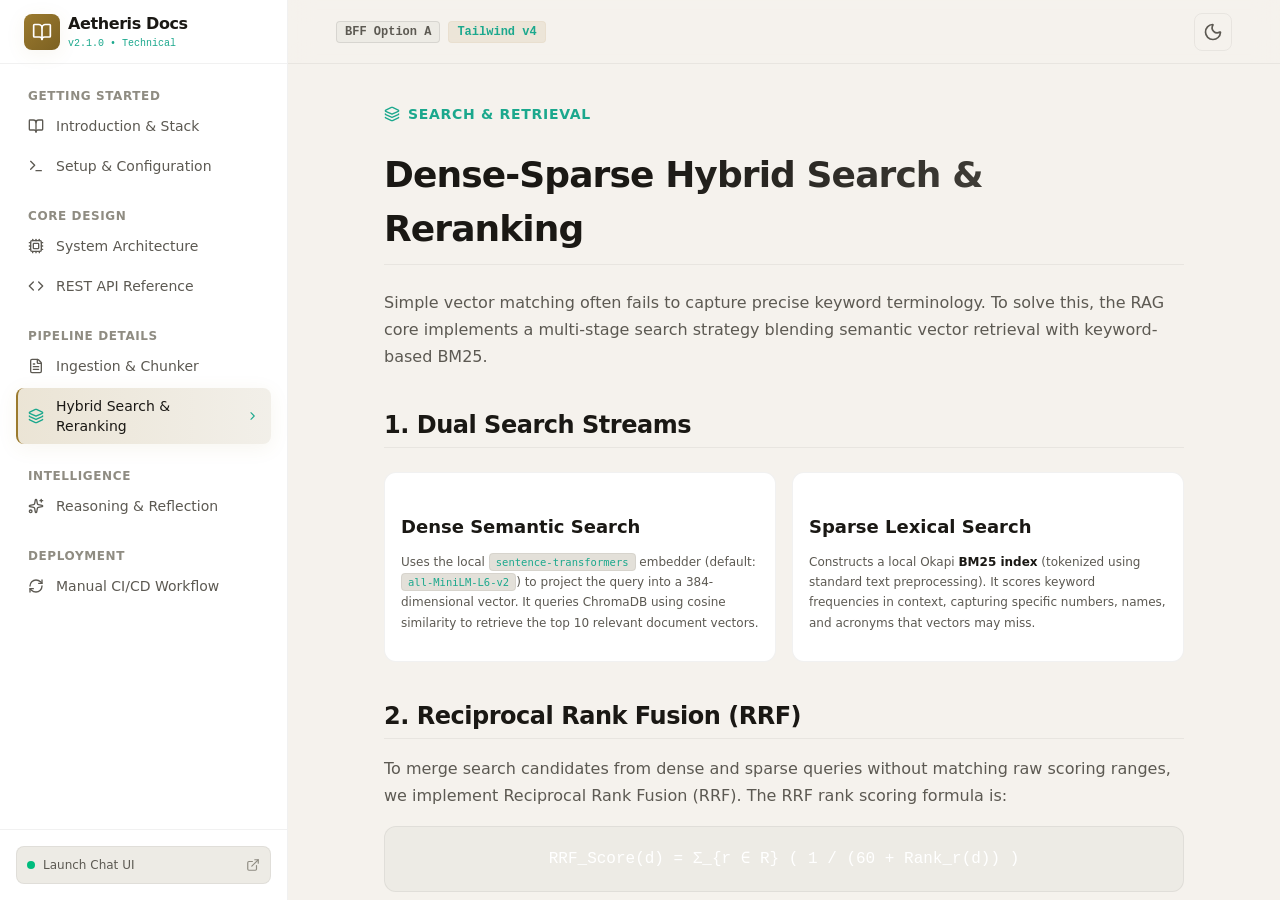
<file: retrieval/index.html>
<!DOCTYPE html><html lang="en" class="geist_a71539c9-module__T19VSG__variable geist_mono_8d43a2aa-module__8Li5zG__variable h-full antialiased"><head><meta charSet="utf-8"/><meta name="viewport" content="width=device-width, initial-scale=1"/><link rel="preload" href="/_next/static/media/797e433ab948586e-s.p.09zddjkbdep5a.woff2" as="font" crossorigin="" type="font/woff2"/><link rel="preload" href="/_next/static/media/caa3a2e1cccd8315-s.p.09~u27dqhyhd6.woff2" as="font" crossorigin="" type="font/woff2"/><link rel="stylesheet" href="/_next/static/chunks/0md86x42.cjh8.css" data-precedence="next"/><link rel="preload" as="script" fetchPriority="low" href="/_next/static/chunks/00gq-v0e07i1q.js"/><script src="/_next/static/chunks/0pqt~8bl3ukh4.js" async=""></script><script src="/_next/static/chunks/0au83~zq0~0pf.js" async=""></script><script src="/_next/static/chunks/07lhk_q6pmm3r.js" async=""></script><script src="/_next/static/chunks/turbopack-0qzazczm3.h1y.js" async=""></script><script src="/_next/static/chunks/0iuiqhtoth-y2.js" async=""></script><script src="/_next/static/chunks/0d3shmwh5_nmn.js" async=""></script><meta name="next-size-adjust" content=""/><title>RAG Intelligence Documentation | SOTA AI Knowledge Base</title><meta name="description" content="Deep-dive technical documentation for the RAG Intelligence platform, covering advanced chunking (Contextual, Semantic), hybrid retrieval (dense/sparse RRF), cross-encoder reranking, and self-reflective RAG strategies."/><link rel="icon" href="/favicon.ico?favicon.0x3dzn~oxb6tn.ico" sizes="256x256" type="image/x-icon"/><script>
              (function() {
                try {
                  var saved = localStorage.getItem('theme');
                  var dark = saved === 'dark' || (!saved && window.matchMedia('(prefers-color-scheme: dark)').matches);
                  if (dark) {
                    document.documentElement.classList.add('dark');
                  } else {
                    document.documentElement.classList.remove('dark');
                  }
                } catch (e) {}
              })();
            </script><script src="/_next/static/chunks/03~yq9q893hmn.js" noModule=""></script></head><body class="min-h-full flex flex-col bg-bg-deep text-text-primary transition-colors duration-200"><div hidden=""><!--$--><!--/$--></div><div class="flex h-screen overflow-hidden bg-bg-deep text-text-primary transition-colors duration-200"><aside class="
        fixed inset-y-0 left-0 z-40 w-72 h-full bg-bg-surface border-r border-border-muted flex flex-col transition-transform duration-300 ease-in-out
        md:translate-x-0 md:static md:flex
        -translate-x-full
      "><div class="flex h-16 items-center justify-between px-6 border-b border-border-muted flex-shrink-0"><div class="flex items-center gap-2"><div class="flex h-9 w-9 items-center justify-center rounded-lg bg-gradient-to-br from-accent-start to-accent-end shadow-glow"><svg xmlns="http://www.w3.org/2000/svg" width="24" height="24" viewBox="0 0 24 24" fill="none" stroke="currentColor" stroke-width="2" stroke-linecap="round" stroke-linejoin="round" class="lucide lucide-book-open h-5 w-5 text-white" aria-hidden="true"><path d="M12 7v14"></path><path d="M3 18a1 1 0 0 1-1-1V4a1 1 0 0 1 1-1h5a4 4 0 0 1 4 4 4 4 0 0 1 4-4h5a1 1 0 0 1 1 1v13a1 1 0 0 1-1 1h-6a3 3 0 0 0-3 3 3 3 0 0 0-3-3z"></path></svg></div><div><span class="font-bold tracking-tight text-text-primary block">Aetheris Docs</span><span class="text-[10px] text-accent-cyan font-mono block">v2.1.0 • Technical</span></div></div><button class="md:hidden p-1.5 rounded-lg text-text-secondary hover:text-text-primary hover:bg-bg-hover transition-colors"><svg xmlns="http://www.w3.org/2000/svg" width="24" height="24" viewBox="0 0 24 24" fill="none" stroke="currentColor" stroke-width="2" stroke-linecap="round" stroke-linejoin="round" class="lucide lucide-x h-5 w-5" aria-hidden="true"><path d="M18 6 6 18"></path><path d="m6 6 12 12"></path></svg></button></div><nav class="flex-1 overflow-y-auto px-4 py-6 space-y-6"><div class="space-y-1"><h4 class="px-3 text-xs font-semibold text-text-muted uppercase tracking-wider">Getting Started</h4><a class="
                        w-full flex items-center gap-3 px-3 py-2 text-sm font-medium rounded-lg transition-all duration-200
                        text-text-secondary hover:text-text-primary hover:bg-bg-hover
                      " href="/"><span class="text-text-secondary"><svg xmlns="http://www.w3.org/2000/svg" width="24" height="24" viewBox="0 0 24 24" fill="none" stroke="currentColor" stroke-width="2" stroke-linecap="round" stroke-linejoin="round" class="lucide lucide-book-open h-4 w-4" aria-hidden="true"><path d="M12 7v14"></path><path d="M3 18a1 1 0 0 1-1-1V4a1 1 0 0 1 1-1h5a4 4 0 0 1 4 4 4 4 0 0 1 4-4h5a1 1 0 0 1 1 1v13a1 1 0 0 1-1 1h-6a3 3 0 0 0-3 3 3 3 0 0 0-3-3z"></path></svg></span><span>Introduction &amp; Stack</span></a><a class="
                        w-full flex items-center gap-3 px-3 py-2 text-sm font-medium rounded-lg transition-all duration-200
                        text-text-secondary hover:text-text-primary hover:bg-bg-hover
                      " href="/setup/"><span class="text-text-secondary"><svg xmlns="http://www.w3.org/2000/svg" width="24" height="24" viewBox="0 0 24 24" fill="none" stroke="currentColor" stroke-width="2" stroke-linecap="round" stroke-linejoin="round" class="lucide lucide-terminal h-4 w-4" aria-hidden="true"><path d="M12 19h8"></path><path d="m4 17 6-6-6-6"></path></svg></span><span>Setup &amp; Configuration</span></a></div><div class="space-y-1"><h4 class="px-3 text-xs font-semibold text-text-muted uppercase tracking-wider">Core Design</h4><a class="
                        w-full flex items-center gap-3 px-3 py-2 text-sm font-medium rounded-lg transition-all duration-200
                        text-text-secondary hover:text-text-primary hover:bg-bg-hover
                      " href="/architecture/"><span class="text-text-secondary"><svg xmlns="http://www.w3.org/2000/svg" width="24" height="24" viewBox="0 0 24 24" fill="none" stroke="currentColor" stroke-width="2" stroke-linecap="round" stroke-linejoin="round" class="lucide lucide-cpu h-4 w-4" aria-hidden="true"><path d="M12 20v2"></path><path d="M12 2v2"></path><path d="M17 20v2"></path><path d="M17 2v2"></path><path d="M2 12h2"></path><path d="M2 17h2"></path><path d="M2 7h2"></path><path d="M20 12h2"></path><path d="M20 17h2"></path><path d="M20 7h2"></path><path d="M7 20v2"></path><path d="M7 2v2"></path><rect x="4" y="4" width="16" height="16" rx="2"></rect><rect x="8" y="8" width="8" height="8" rx="1"></rect></svg></span><span>System Architecture</span></a><a class="
                        w-full flex items-center gap-3 px-3 py-2 text-sm font-medium rounded-lg transition-all duration-200
                        text-text-secondary hover:text-text-primary hover:bg-bg-hover
                      " href="/api-reference/"><span class="text-text-secondary"><svg xmlns="http://www.w3.org/2000/svg" width="24" height="24" viewBox="0 0 24 24" fill="none" stroke="currentColor" stroke-width="2" stroke-linecap="round" stroke-linejoin="round" class="lucide lucide-code h-4 w-4" aria-hidden="true"><path d="m16 18 6-6-6-6"></path><path d="m8 6-6 6 6 6"></path></svg></span><span>REST API Reference</span></a></div><div class="space-y-1"><h4 class="px-3 text-xs font-semibold text-text-muted uppercase tracking-wider">Pipeline Details</h4><a class="
                        w-full flex items-center gap-3 px-3 py-2 text-sm font-medium rounded-lg transition-all duration-200
                        text-text-secondary hover:text-text-primary hover:bg-bg-hover
                      " href="/chunking/"><span class="text-text-secondary"><svg xmlns="http://www.w3.org/2000/svg" width="24" height="24" viewBox="0 0 24 24" fill="none" stroke="currentColor" stroke-width="2" stroke-linecap="round" stroke-linejoin="round" class="lucide lucide-file-text h-4 w-4" aria-hidden="true"><path d="M6 22a2 2 0 0 1-2-2V4a2 2 0 0 1 2-2h8a2.4 2.4 0 0 1 1.704.706l3.588 3.588A2.4 2.4 0 0 1 20 8v12a2 2 0 0 1-2 2z"></path><path d="M14 2v5a1 1 0 0 0 1 1h5"></path><path d="M10 9H8"></path><path d="M16 13H8"></path><path d="M16 17H8"></path></svg></span><span>Ingestion &amp; Chunker</span></a><a class="
                        w-full flex items-center gap-3 px-3 py-2 text-sm font-medium rounded-lg transition-all duration-200
                        bg-gradient-to-r from-accent-start/20 to-accent-end/10 text-text-primary border-l-2 border-accent-start pl-2.5 shadow-glow
                      " href="/retrieval/"><span class="text-accent-cyan"><svg xmlns="http://www.w3.org/2000/svg" width="24" height="24" viewBox="0 0 24 24" fill="none" stroke="currentColor" stroke-width="2" stroke-linecap="round" stroke-linejoin="round" class="lucide lucide-layers h-4 w-4" aria-hidden="true"><path d="M12.83 2.18a2 2 0 0 0-1.66 0L2.6 6.08a1 1 0 0 0 0 1.83l8.58 3.91a2 2 0 0 0 1.66 0l8.58-3.9a1 1 0 0 0 0-1.83z"></path><path d="M2 12a1 1 0 0 0 .58.91l8.6 3.91a2 2 0 0 0 1.65 0l8.58-3.9A1 1 0 0 0 22 12"></path><path d="M2 17a1 1 0 0 0 .58.91l8.6 3.91a2 2 0 0 0 1.65 0l8.58-3.9A1 1 0 0 0 22 17"></path></svg></span><span>Hybrid Search &amp; Reranking</span><svg xmlns="http://www.w3.org/2000/svg" width="24" height="24" viewBox="0 0 24 24" fill="none" stroke="currentColor" stroke-width="2" stroke-linecap="round" stroke-linejoin="round" class="lucide lucide-chevron-right ml-auto h-3.5 w-3.5 text-accent-cyan" aria-hidden="true"><path d="m9 18 6-6-6-6"></path></svg></a></div><div class="space-y-1"><h4 class="px-3 text-xs font-semibold text-text-muted uppercase tracking-wider">Intelligence</h4><a class="
                        w-full flex items-center gap-3 px-3 py-2 text-sm font-medium rounded-lg transition-all duration-200
                        text-text-secondary hover:text-text-primary hover:bg-bg-hover
                      " href="/strategies/"><span class="text-text-secondary"><svg xmlns="http://www.w3.org/2000/svg" width="24" height="24" viewBox="0 0 24 24" fill="none" stroke="currentColor" stroke-width="2" stroke-linecap="round" stroke-linejoin="round" class="lucide lucide-sparkles h-4 w-4" aria-hidden="true"><path d="M11.017 2.814a1 1 0 0 1 1.966 0l1.051 5.558a2 2 0 0 0 1.594 1.594l5.558 1.051a1 1 0 0 1 0 1.966l-5.558 1.051a2 2 0 0 0-1.594 1.594l-1.051 5.558a1 1 0 0 1-1.966 0l-1.051-5.558a2 2 0 0 0-1.594-1.594l-5.558-1.051a1 1 0 0 1 0-1.966l5.558-1.051a2 2 0 0 0 1.594-1.594z"></path><path d="M20 2v4"></path><path d="M22 4h-4"></path><circle cx="4" cy="20" r="2"></circle></svg></span><span>Reasoning &amp; Reflection</span></a></div><div class="space-y-1"><h4 class="px-3 text-xs font-semibold text-text-muted uppercase tracking-wider">Deployment</h4><a class="
                        w-full flex items-center gap-3 px-3 py-2 text-sm font-medium rounded-lg transition-all duration-200
                        text-text-secondary hover:text-text-primary hover:bg-bg-hover
                      " href="/workflow/"><span class="text-text-secondary"><svg xmlns="http://www.w3.org/2000/svg" width="24" height="24" viewBox="0 0 24 24" fill="none" stroke="currentColor" stroke-width="2" stroke-linecap="round" stroke-linejoin="round" class="lucide lucide-refresh-cw h-4 w-4" aria-hidden="true"><path d="M3 12a9 9 0 0 1 9-9 9.75 9.75 0 0 1 6.74 2.74L21 8"></path><path d="M21 3v5h-5"></path><path d="M21 12a9 9 0 0 1-9 9 9.75 9.75 0 0 1-6.74-2.74L3 16"></path><path d="M8 16H3v5"></path></svg></span><span>Manual CI/CD Workflow</span></a></div></nav><div class="p-4 border-t border-border-muted flex-shrink-0"><a href="http://localhost:3000" target="_blank" rel="noopener noreferrer" class="flex items-center justify-between w-full p-2.5 bg-bg-elevated hover:bg-bg-hover rounded-lg border border-border-muted transition-all group"><div class="flex items-center gap-2"><div class="h-2 w-2 rounded-full bg-emerald-500 animate-pulse"></div><span class="text-xs font-medium text-text-secondary group-hover:text-text-primary">Launch Chat UI</span></div><svg xmlns="http://www.w3.org/2000/svg" width="24" height="24" viewBox="0 0 24 24" fill="none" stroke="currentColor" stroke-width="2" stroke-linecap="round" stroke-linejoin="round" class="lucide lucide-external-link h-3.5 w-3.5 text-text-muted group-hover:text-accent-cyan transition-colors" aria-hidden="true"><path d="M15 3h6v6"></path><path d="M10 14 21 3"></path><path d="M18 13v6a2 2 0 0 1-2 2H5a2 2 0 0 1-2-2V8a2 2 0 0 1 2-2h6"></path></svg></a></div></aside><div class="flex-1 flex flex-col min-w-0 h-full overflow-hidden"><header class="sticky top-0 z-30 flex h-16 items-center justify-between px-6 bg-bg-deep/80 border-b border-border-muted backdrop-blur-md md:px-12 flex-shrink-0"><div class="flex items-center gap-4"><button class="md:hidden p-2 rounded-lg text-text-secondary hover:text-text-primary hover:bg-bg-hover transition-colors"><svg xmlns="http://www.w3.org/2000/svg" width="24" height="24" viewBox="0 0 24 24" fill="none" stroke="currentColor" stroke-width="2" stroke-linecap="round" stroke-linejoin="round" class="lucide lucide-menu h-6 w-6" aria-hidden="true"><path d="M4 5h16"></path><path d="M4 12h16"></path><path d="M4 19h16"></path></svg></button><div class="flex items-center gap-2"><span class="text-xs font-semibold px-2 py-0.5 rounded bg-bg-elevated text-text-secondary border border-border-light font-mono">BFF Option A</span><span class="text-xs font-semibold px-2 py-0.5 rounded bg-accent-start/10 text-accent-cyan border border-border-accent/30 font-mono">Tailwind v4</span></div></div><div class="flex items-center gap-4"><button class="p-2 rounded-lg text-text-secondary hover:text-text-primary hover:bg-bg-hover border border-border-muted transition-colors" title="Switch to Light Mode"><svg xmlns="http://www.w3.org/2000/svg" width="24" height="24" viewBox="0 0 24 24" fill="none" stroke="currentColor" stroke-width="2" stroke-linecap="round" stroke-linejoin="round" class="lucide lucide-sun h-5 w-5" aria-hidden="true"><circle cx="12" cy="12" r="4"></circle><path d="M12 2v2"></path><path d="M12 20v2"></path><path d="m4.93 4.93 1.41 1.41"></path><path d="m17.66 17.66 1.41 1.41"></path><path d="M2 12h2"></path><path d="M20 12h2"></path><path d="m6.34 17.66-1.41 1.41"></path><path d="m19.07 4.93-1.41 1.41"></path></svg></button></div></header><main class="flex-1 overflow-y-auto px-6 py-10 md:px-12 max-w-4xl w-full mx-auto doc-content"><div><div class="flex items-center gap-2 mb-2 text-accent-cyan text-sm font-semibold tracking-wider uppercase"><svg xmlns="http://www.w3.org/2000/svg" width="24" height="24" viewBox="0 0 24 24" fill="none" stroke="currentColor" stroke-width="2" stroke-linecap="round" stroke-linejoin="round" class="lucide lucide-layers h-4 w-4" aria-hidden="true"><path d="M12.83 2.18a2 2 0 0 0-1.66 0L2.6 6.08a1 1 0 0 0 0 1.83l8.58 3.91a2 2 0 0 0 1.66 0l8.58-3.9a1 1 0 0 0 0-1.83z"></path><path d="M2 12a1 1 0 0 0 .58.91l8.6 3.91a2 2 0 0 0 1.65 0l8.58-3.9A1 1 0 0 0 22 12"></path><path d="M2 17a1 1 0 0 0 .58.91l8.6 3.91a2 2 0 0 0 1.65 0l8.58-3.9A1 1 0 0 0 22 17"></path></svg> Search &amp; Retrieval</div><h1>Dense-Sparse Hybrid Search &amp; Reranking</h1><p class="text-text-secondary leading-relaxed">Simple vector matching often fails to capture precise keyword terminology. To solve this, the RAG core implements a multi-stage search strategy blending semantic vector retrieval with keyword-based BM25.</p><h2>1. Dual Search Streams</h2><div class="grid grid-cols-1 md:grid-cols-2 gap-4 my-6"><div class="p-4 bg-bg-surface border border-border-muted rounded-xl"><h3 class="text-white text-base font-semibold mt-0">Dense Semantic Search</h3><p class="text-xs text-text-secondary leading-relaxed">Uses the local <code>sentence-transformers</code> embedder (default: <code>all-MiniLM-L6-v2</code>) to project the query into a 384-dimensional vector. It queries ChromaDB using cosine similarity to retrieve the top 10 relevant document vectors.</p></div><div class="p-4 bg-bg-surface border border-border-muted rounded-xl"><h3 class="text-white text-base font-semibold mt-0">Sparse Lexical Search</h3><p class="text-xs text-text-secondary leading-relaxed">Constructs a local Okapi <strong>BM25 index</strong> (tokenized using standard text preprocessing). It scores keyword frequencies in context, capturing specific numbers, names, and acronyms that vectors may miss.</p></div></div><h2>2. Reciprocal Rank Fusion (RRF)</h2><p>To merge search candidates from dense and sparse queries without matching raw scoring ranges, we implement Reciprocal Rank Fusion (RRF). The RRF rank scoring formula is:</p><div class="p-5 bg-bg-elevated border border-border-muted rounded-xl text-center font-mono my-4 text-white">RRF_Score(d) = Σ_{r ∈ R} ( 1 / (60 + Rank_r(d)) )</div><p class="text-sm text-text-secondary">Where $R$ contains both retrieval lists (Dense and Sparse), and $Rank_r(d)$ is the position of document $d$ within retriever $r$. The constant <code>60</code> ensures outlier rankings do not overly dominate the fused score.</p><h2>3. Neural Reranking (Cross-Encoder)</h2><p>RRF outputs a merged candidate list (top 10), but feeding all of them directly into the generative model can cause context fatigue (&quot;lost in the middle&quot;).</p><p>We execute a <strong>Neural Reranking</strong> pass using a Cross-Encoder transformer:</p><div class="my-4 p-4 bg-bg-surface border border-border-muted rounded-lg flex items-center gap-4"><div class="p-3 rounded-lg bg-purple-500/10 text-purple-400 border border-purple-500/20"><svg xmlns="http://www.w3.org/2000/svg" width="24" height="24" viewBox="0 0 24 24" fill="none" stroke="currentColor" stroke-width="2" stroke-linecap="round" stroke-linejoin="round" class="lucide lucide-cpu h-6 w-6" aria-hidden="true"><path d="M12 20v2"></path><path d="M12 2v2"></path><path d="M17 20v2"></path><path d="M17 2v2"></path><path d="M2 12h2"></path><path d="M2 17h2"></path><path d="M2 7h2"></path><path d="M20 12h2"></path><path d="M20 17h2"></path><path d="M20 7h2"></path><path d="M7 20v2"></path><path d="M7 2v2"></path><rect x="4" y="4" width="16" height="16" rx="2"></rect><rect x="8" y="8" width="8" height="8" rx="1"></rect></svg></div><div class="text-sm"><span class="font-semibold text-white block">Cross-Encoder Scoring</span><span class="text-text-secondary font-mono text-xs">Model: cross-encoder/ms-marco-MiniLM-L-6-v2</span><p class="text-xs text-text-secondary m-0 mt-1">Unlike Bi-Encoders which embed query and document separately, a Cross-Encoder feeds both query and candidate text simultaneously into the attention layer, computing a highly accurate similarity score. Chunks are sorted by score, and only the top 5 are retained.</p></div></div><h2>4. Multi-Query Rewrite Expansion</h2><p>To prevent search failures due to poor query phrasing, we use the local LLM to generate 3 alternative query variations before executing search:</p><pre><code># Prompt template inside src/generation/prompts.py
QUERY_REWRITE_PROMPT = &quot;&quot;&quot;
You are an AI assistant helping a user optimize their search query.
Generate 3 variations of this search query to help retrieve matching documentation.
Output each variation on a new line.

Original Query:
{query}

Output only the variations, no commentary.
&quot;&quot;&quot;</code></pre><div class="mt-8 flex justify-between"><a class="inline-flex items-center gap-2 px-4 py-2 rounded-lg border border-border-muted text-text-secondary hover:text-text-primary transition-colors" href="/chunking/">Back to Ingestion</a><a class="inline-flex items-center gap-2 px-5 py-2.5 rounded-lg bg-gradient-to-r from-accent-start to-accent-end text-white font-medium hover:shadow-glow transition-all" href="/strategies/"><span>Continue to RAG Strategies</span><svg xmlns="http://www.w3.org/2000/svg" width="24" height="24" viewBox="0 0 24 24" fill="none" stroke="currentColor" stroke-width="2" stroke-linecap="round" stroke-linejoin="round" class="lucide lucide-arrow-right h-4 w-4" aria-hidden="true"><path d="M5 12h14"></path><path d="m12 5 7 7-7 7"></path></svg></a></div></div><!--$--><!--/$--></main></div></div><script src="/_next/static/chunks/00gq-v0e07i1q.js" id="_R_" async=""></script><script>(self.__next_f=self.__next_f||[]).push([0])</script><script>self.__next_f.push([1,"1:\"$Sreact.fragment\"\n2:I[22539,[\"/_next/static/chunks/0iuiqhtoth-y2.js\",\"/_next/static/chunks/0d3shmwh5_nmn.js\"],\"default\"]\n3:I[39756,[\"/_next/static/chunks/0iuiqhtoth-y2.js\",\"/_next/static/chunks/0d3shmwh5_nmn.js\"],\"default\"]\n4:I[37457,[\"/_next/static/chunks/0iuiqhtoth-y2.js\",\"/_next/static/chunks/0d3shmwh5_nmn.js\"],\"default\"]\n5:I[5014,[\"/_next/static/chunks/0iuiqhtoth-y2.js\",\"/_next/static/chunks/0d3shmwh5_nmn.js\"],\"default\"]\n18:I[68027,[\"/_next/static/chunks/0iuiqhtoth-y2.js\",\"/_next/static/chunks/0d3shmwh5_nmn.js\"],\"default\",1]\n:HL[\"/_next/static/chunks/0md86x42.cjh8.css\",\"style\"]\n:HL[\"/_next/static/media/797e433ab948586e-s.p.09zddjkbdep5a.woff2\",\"font\",{\"crossOrigin\":\"\",\"type\":\"font/woff2\"}]\n:HL[\"/_next/static/media/caa3a2e1cccd8315-s.p.09~u27dqhyhd6.woff2\",\"font\",{\"crossOrigin\":\"\",\"type\":\"font/woff2\"}]\n"])</script><script>self.__next_f.push([1,"0:{\"P\":null,\"c\":[\"\",\"retrieval\",\"\"],\"q\":\"\",\"i\":false,\"f\":[[[\"\",{\"children\":[\"retrieval\",{\"children\":[\"__PAGE__\",{}]}]},\"$undefined\",\"$undefined\",16],[[\"$\",\"$1\",\"c\",{\"children\":[[[\"$\",\"link\",\"0\",{\"rel\":\"stylesheet\",\"href\":\"/_next/static/chunks/0md86x42.cjh8.css\",\"precedence\":\"next\",\"crossOrigin\":\"$undefined\",\"nonce\":\"$undefined\"}],[\"$\",\"script\",\"script-0\",{\"src\":\"/_next/static/chunks/0iuiqhtoth-y2.js\",\"async\":true,\"nonce\":\"$undefined\"}],[\"$\",\"script\",\"script-1\",{\"src\":\"/_next/static/chunks/0d3shmwh5_nmn.js\",\"async\":true,\"nonce\":\"$undefined\"}]],[\"$\",\"html\",null,{\"lang\":\"en\",\"className\":\"geist_a71539c9-module__T19VSG__variable geist_mono_8d43a2aa-module__8Li5zG__variable h-full antialiased\",\"suppressHydrationWarning\":true,\"children\":[[\"$\",\"head\",null,{\"children\":[\"$\",\"script\",null,{\"dangerouslySetInnerHTML\":{\"__html\":\"\\n              (function() {\\n                try {\\n                  var saved = localStorage.getItem('theme');\\n                  var dark = saved === 'dark' || (!saved \u0026\u0026 window.matchMedia('(prefers-color-scheme: dark)').matches);\\n                  if (dark) {\\n                    document.documentElement.classList.add('dark');\\n                  } else {\\n                    document.documentElement.classList.remove('dark');\\n                  }\\n                } catch (e) {}\\n              })();\\n            \"}}]}],[\"$\",\"body\",null,{\"className\":\"min-h-full flex flex-col bg-bg-deep text-text-primary transition-colors duration-200\",\"children\":[\"$\",\"$L2\",null,{\"children\":[\"$\",\"$L3\",null,{\"parallelRouterKey\":\"children\",\"error\":\"$undefined\",\"errorStyles\":\"$undefined\",\"errorScripts\":\"$undefined\",\"template\":[\"$\",\"$L4\",null,{}],\"templateStyles\":\"$undefined\",\"templateScripts\":\"$undefined\",\"notFound\":[[[\"$\",\"title\",null,{\"children\":\"404: This page could not be found.\"}],[\"$\",\"div\",null,{\"style\":{\"fontFamily\":\"system-ui,\\\"Segoe UI\\\",Roboto,Helvetica,Arial,sans-serif,\\\"Apple Color Emoji\\\",\\\"Segoe UI Emoji\\\"\",\"height\":\"100vh\",\"textAlign\":\"center\",\"display\":\"flex\",\"flexDirection\":\"column\",\"alignItems\":\"center\",\"justifyContent\":\"center\"},\"children\":[\"$\",\"div\",null,{\"children\":[[\"$\",\"style\",null,{\"dangerouslySetInnerHTML\":{\"__html\":\"body{color:#000;background:#fff;margin:0}.next-error-h1{border-right:1px solid rgba(0,0,0,.3)}@media (prefers-color-scheme:dark){body{color:#fff;background:#000}.next-error-h1{border-right:1px solid rgba(255,255,255,.3)}}\"}}],[\"$\",\"h1\",null,{\"className\":\"next-error-h1\",\"style\":{\"display\":\"inline-block\",\"margin\":\"0 20px 0 0\",\"padding\":\"0 23px 0 0\",\"fontSize\":24,\"fontWeight\":500,\"verticalAlign\":\"top\",\"lineHeight\":\"49px\"},\"children\":404}],[\"$\",\"div\",null,{\"style\":{\"display\":\"inline-block\"},\"children\":[\"$\",\"h2\",null,{\"style\":{\"fontSize\":14,\"fontWeight\":400,\"lineHeight\":\"49px\",\"margin\":0},\"children\":\"This page could not be found.\"}]}]]}]}]],[]],\"forbidden\":\"$undefined\",\"unauthorized\":\"$undefined\"}]}]}]]}]]}],{\"children\":[[\"$\",\"$1\",\"c\",{\"children\":[null,[\"$\",\"$L3\",null,{\"parallelRouterKey\":\"children\",\"error\":\"$undefined\",\"errorStyles\":\"$undefined\",\"errorScripts\":\"$undefined\",\"template\":[\"$\",\"$L4\",null,{}],\"templateStyles\":\"$undefined\",\"templateScripts\":\"$undefined\",\"notFound\":\"$undefined\",\"forbidden\":\"$undefined\",\"unauthorized\":\"$undefined\"}]]}],{\"children\":[[\"$\",\"$1\",\"c\",{\"children\":[[\"$\",\"div\",null,{\"children\":[[\"$\",\"div\",null,{\"className\":\"flex items-center gap-2 mb-2 text-accent-cyan text-sm font-semibold tracking-wider uppercase\",\"children\":[[\"$\",\"$L5\",null,{\"ref\":\"$undefined\",\"iconNode\":[[\"path\",{\"d\":\"M12.83 2.18a2 2 0 0 0-1.66 0L2.6 6.08a1 1 0 0 0 0 1.83l8.58 3.91a2 2 0 0 0 1.66 0l8.58-3.9a1 1 0 0 0 0-1.83z\",\"key\":\"zw3jo\"}],[\"path\",{\"d\":\"M2 12a1 1 0 0 0 .58.91l8.6 3.91a2 2 0 0 0 1.65 0l8.58-3.9A1 1 0 0 0 22 12\",\"key\":\"1wduqc\"}],[\"path\",{\"d\":\"M2 17a1 1 0 0 0 .58.91l8.6 3.91a2 2 0 0 0 1.65 0l8.58-3.9A1 1 0 0 0 22 17\",\"key\":\"kqbvx6\"}]],\"className\":\"lucide-layers h-4 w-4\"}],\" Search \u0026 Retrieval\"]}],[\"$\",\"h1\",null,{\"children\":\"Dense-Sparse Hybrid Search \u0026 Reranking\"}],[\"$\",\"p\",null,{\"className\":\"text-text-secondary leading-relaxed\",\"children\":\"Simple vector matching often fails to capture precise keyword terminology. To solve this, the RAG core implements a multi-stage search strategy blending semantic vector retrieval with keyword-based BM25.\"}],[\"$\",\"h2\",null,{\"children\":\"1. Dual Search Streams\"}],[\"$\",\"div\",null,{\"className\":\"grid grid-cols-1 md:grid-cols-2 gap-4 my-6\",\"children\":[[\"$\",\"div\",null,{\"className\":\"p-4 bg-bg-surface border border-border-muted rounded-xl\",\"children\":[\"$L6\",\"$L7\"]}],\"$L8\"]}],\"$L9\",\"$La\",\"$Lb\",\"$Lc\",\"$Ld\",\"$Le\",\"$Lf\",\"$L10\",\"$L11\",\"$L12\",\"$L13\",\"$L14\"]}],null,\"$L15\"]}],{},null,false,null]},null,false,\"$@16\"]},null,false,null],\"$L17\",false]],\"m\":\"$undefined\",\"G\":[\"$18\",[\"$L19\"]],\"S\":true,\"h\":null,\"s\":\"$undefined\",\"l\":\"$undefined\",\"p\":\"$undefined\",\"d\":\"$undefined\",\"b\":\"9GhKQeDB8zr-wsz3dt904\"}\n"])</script><script>self.__next_f.push([1,"1a:I[22016,[\"/_next/static/chunks/0iuiqhtoth-y2.js\",\"/_next/static/chunks/0d3shmwh5_nmn.js\"],\"\"]\n1b:I[97367,[\"/_next/static/chunks/0iuiqhtoth-y2.js\",\"/_next/static/chunks/0d3shmwh5_nmn.js\"],\"OutletBoundary\"]\n1c:\"$Sreact.suspense\"\n1f:I[97367,[\"/_next/static/chunks/0iuiqhtoth-y2.js\",\"/_next/static/chunks/0d3shmwh5_nmn.js\"],\"ViewportBoundary\"]\n21:I[97367,[\"/_next/static/chunks/0iuiqhtoth-y2.js\",\"/_next/static/chunks/0d3shmwh5_nmn.js\"],\"MetadataBoundary\"]\n6:[\"$\",\"h3\",null,{\"className\":\"text-white text-base font-semibold mt-0\",\"children\":\"Dense Semantic Search\"}]\n7:[\"$\",\"p\",null,{\"className\":\"text-xs text-text-secondary leading-relaxed\",\"children\":[\"Uses the local \",[\"$\",\"code\",null,{\"children\":\"sentence-transformers\"}],\" embedder (default: \",[\"$\",\"code\",null,{\"children\":\"all-MiniLM-L6-v2\"}],\") to project the query into a 384-dimensional vector. It queries ChromaDB using cosine similarity to retrieve the top 10 relevant document vectors.\"]}]\n8:[\"$\",\"div\",null,{\"className\":\"p-4 bg-bg-surface border border-border-muted rounded-xl\",\"children\":[[\"$\",\"h3\",null,{\"className\":\"text-white text-base font-semibold mt-0\",\"children\":\"Sparse Lexical Search\"}],[\"$\",\"p\",null,{\"className\":\"text-xs text-text-secondary leading-relaxed\",\"children\":[\"Constructs a local Okapi \",[\"$\",\"strong\",null,{\"children\":\"BM25 index\"}],\" (tokenized using standard text preprocessing). It scores keyword frequencies in context, capturing specific numbers, names, and acronyms that vectors may miss.\"]}]]}]\n9:[\"$\",\"h2\",null,{\"children\":\"2. Reciprocal Rank Fusion (RRF)\"}]\na:[\"$\",\"p\",null,{\"children\":\"To merge search candidates from dense and sparse queries without matching raw scoring ranges, we implement Reciprocal Rank Fusion (RRF). The RRF rank scoring formula is:\"}]\nb:[\"$\",\"div\",null,{\"className\":\"p-5 bg-bg-elevated border border-border-muted rounded-xl text-center font-mono my-4 text-white\",\"children\":\"RRF_Score(d) = Σ_{r ∈ R} ( 1 / (60 + Rank_r(d)) )\"}]\nc:[\"$\",\"p\",null,{\"className\":\"text-sm text-text-secondary\",\"children\":[\"Where $R$ contains both retrieval lists (Dense and Sparse), and $Rank_r(d)$ is the position of document $d$ within retriever $r$. The constant \",[\"$\",\"code\",null,{\"children\":\"60\"}],\" ensures outlier rankings do not overly dominate the fused score.\"]}]\nd:[\"$\",\"h2\",null,{\"children\":\"3. Neural Reranking (Cross-Encoder)\"}]\ne:[\"$\",\"p\",null,{\"children\":\"RRF outputs a merged candidate list (top 10), but feeding all of them directly into the generative model can cause context fatigue (\\\"lost in the middle\\\").\"}]\nf:[\"$\",\"p\",null,{\"children\":[\"We execute a \",[\"$\",\"strong\",null,{\"children\":\"Neural Reranking\"}],\" pass using a Cross-Encoder transformer:\"]}]\n"])</script><script>self.__next_f.push([1,"10:[\"$\",\"div\",null,{\"className\":\"my-4 p-4 bg-bg-surface border border-border-muted rounded-lg flex items-center gap-4\",\"children\":[[\"$\",\"div\",null,{\"className\":\"p-3 rounded-lg bg-purple-500/10 text-purple-400 border border-purple-500/20\",\"children\":[\"$\",\"$L5\",null,{\"ref\":\"$undefined\",\"iconNode\":[[\"path\",{\"d\":\"M12 20v2\",\"key\":\"1lh1kg\"}],[\"path\",{\"d\":\"M12 2v2\",\"key\":\"tus03m\"}],[\"path\",{\"d\":\"M17 20v2\",\"key\":\"1rnc9c\"}],[\"path\",{\"d\":\"M17 2v2\",\"key\":\"11trls\"}],[\"path\",{\"d\":\"M2 12h2\",\"key\":\"1t8f8n\"}],[\"path\",{\"d\":\"M2 17h2\",\"key\":\"7oei6x\"}],[\"path\",{\"d\":\"M2 7h2\",\"key\":\"asdhe0\"}],[\"path\",{\"d\":\"M20 12h2\",\"key\":\"1q8mjw\"}],[\"path\",{\"d\":\"M20 17h2\",\"key\":\"1fpfkl\"}],[\"path\",{\"d\":\"M20 7h2\",\"key\":\"1o8tra\"}],[\"path\",{\"d\":\"M7 20v2\",\"key\":\"4gnj0m\"}],[\"path\",{\"d\":\"M7 2v2\",\"key\":\"1i4yhu\"}],[\"rect\",{\"x\":\"4\",\"y\":\"4\",\"width\":\"16\",\"height\":\"16\",\"rx\":\"2\",\"key\":\"1vbyd7\"}],[\"rect\",{\"x\":\"8\",\"y\":\"8\",\"width\":\"8\",\"height\":\"8\",\"rx\":\"1\",\"key\":\"z9xiuo\"}]],\"className\":\"lucide-cpu h-6 w-6\"}]}],[\"$\",\"div\",null,{\"className\":\"text-sm\",\"children\":[[\"$\",\"span\",null,{\"className\":\"font-semibold text-white block\",\"children\":\"Cross-Encoder Scoring\"}],[\"$\",\"span\",null,{\"className\":\"text-text-secondary font-mono text-xs\",\"children\":\"Model: cross-encoder/ms-marco-MiniLM-L-6-v2\"}],[\"$\",\"p\",null,{\"className\":\"text-xs text-text-secondary m-0 mt-1\",\"children\":\"Unlike Bi-Encoders which embed query and document separately, a Cross-Encoder feeds both query and candidate text simultaneously into the attention layer, computing a highly accurate similarity score. Chunks are sorted by score, and only the top 5 are retained.\"}]]}]]}]\n"])</script><script>self.__next_f.push([1,"11:[\"$\",\"h2\",null,{\"children\":\"4. Multi-Query Rewrite Expansion\"}]\n12:[\"$\",\"p\",null,{\"children\":\"To prevent search failures due to poor query phrasing, we use the local LLM to generate 3 alternative query variations before executing search:\"}]\n13:[\"$\",\"pre\",null,{\"children\":[\"$\",\"code\",null,{\"children\":\"# Prompt template inside src/generation/prompts.py\\nQUERY_REWRITE_PROMPT = \\\"\\\"\\\"\\nYou are an AI assistant helping a user optimize their search query.\\nGenerate 3 variations of this search query to help retrieve matching documentation.\\nOutput each variation on a new line.\\n\\nOriginal Query:\\n{query}\\n\\nOutput only the variations, no commentary.\\n\\\"\\\"\\\"\"}]}]\n14:[\"$\",\"div\",null,{\"className\":\"mt-8 flex justify-between\",\"children\":[[\"$\",\"$L1a\",null,{\"href\":\"/chunking/\",\"className\":\"inline-flex items-center gap-2 px-4 py-2 rounded-lg border border-border-muted text-text-secondary hover:text-text-primary transition-colors\",\"children\":\"Back to Ingestion\"}],[\"$\",\"$L1a\",null,{\"href\":\"/strategies/\",\"className\":\"inline-flex items-center gap-2 px-5 py-2.5 rounded-lg bg-gradient-to-r from-accent-start to-accent-end text-white font-medium hover:shadow-glow transition-all\",\"children\":[[\"$\",\"span\",null,{\"children\":\"Continue to RAG Strategies\"}],[\"$\",\"$L5\",null,{\"ref\":\"$undefined\",\"iconNode\":[[\"path\",{\"d\":\"M5 12h14\",\"key\":\"1ays0h\"}],[\"path\",{\"d\":\"m12 5 7 7-7 7\",\"key\":\"xquz4c\"}]],\"className\":\"lucide-arrow-right h-4 w-4\"}]]}]]}]\n15:[\"$\",\"$L1b\",null,{\"children\":[\"$\",\"$1c\",null,{\"name\":\"Next.MetadataOutlet\",\"children\":\"$@1d\"}]}]\n1e:[]\n16:\"$W1e\"\n17:[\"$\",\"$1\",\"h\",{\"children\":[null,[\"$\",\"$L1f\",null,{\"children\":\"$L20\"}],[\"$\",\"div\",null,{\"hidden\":true,\"children\":[\"$\",\"$L21\",null,{\"children\":[\"$\",\"$1c\",null,{\"name\":\"Next.Metadata\",\"children\":\"$L22\"}]}]}],[\"$\",\"meta\",null,{\"name\":\"next-size-adjust\",\"content\":\"\"}]]}]\n19:[\"$\",\"link\",\"0\",{\"rel\":\"stylesheet\",\"href\":\"/_next/static/chunks/0md86x42.cjh8.css\",\"precedence\":\"next\",\"crossOrigin\":\"$undefined\",\"nonce\":\"$undefined\"}]\n"])</script><script>self.__next_f.push([1,"20:[[\"$\",\"meta\",\"0\",{\"charSet\":\"utf-8\"}],[\"$\",\"meta\",\"1\",{\"name\":\"viewport\",\"content\":\"width=device-width, initial-scale=1\"}]]\n"])</script><script>self.__next_f.push([1,"23:I[27201,[\"/_next/static/chunks/0iuiqhtoth-y2.js\",\"/_next/static/chunks/0d3shmwh5_nmn.js\"],\"IconMark\"]\n1d:null\n22:[[\"$\",\"title\",\"0\",{\"children\":\"RAG Intelligence Documentation | SOTA AI Knowledge Base\"}],[\"$\",\"meta\",\"1\",{\"name\":\"description\",\"content\":\"Deep-dive technical documentation for the RAG Intelligence platform, covering advanced chunking (Contextual, Semantic), hybrid retrieval (dense/sparse RRF), cross-encoder reranking, and self-reflective RAG strategies.\"}],[\"$\",\"link\",\"2\",{\"rel\":\"icon\",\"href\":\"/favicon.ico?favicon.0x3dzn~oxb6tn.ico\",\"sizes\":\"256x256\",\"type\":\"image/x-icon\"}],[\"$\",\"$L23\",\"3\",{}]]\n"])</script></body></html>
</file>
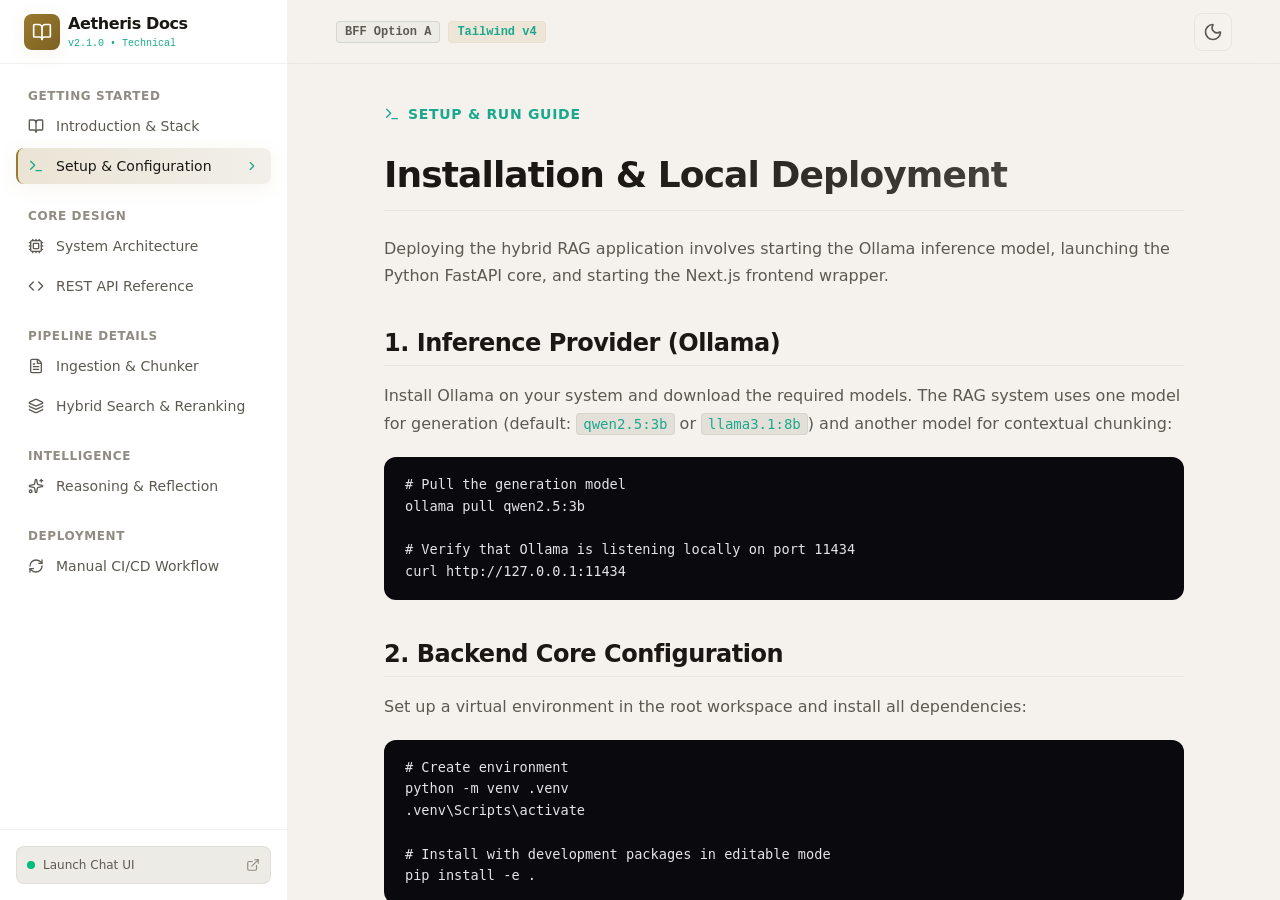
<file: setup/index.html>
<!DOCTYPE html><html lang="en" class="geist_a71539c9-module__T19VSG__variable geist_mono_8d43a2aa-module__8Li5zG__variable h-full antialiased"><head><meta charSet="utf-8"/><meta name="viewport" content="width=device-width, initial-scale=1"/><link rel="preload" href="/_next/static/media/797e433ab948586e-s.p.09zddjkbdep5a.woff2" as="font" crossorigin="" type="font/woff2"/><link rel="preload" href="/_next/static/media/caa3a2e1cccd8315-s.p.09~u27dqhyhd6.woff2" as="font" crossorigin="" type="font/woff2"/><link rel="stylesheet" href="/_next/static/chunks/0md86x42.cjh8.css" data-precedence="next"/><link rel="preload" as="script" fetchPriority="low" href="/_next/static/chunks/00gq-v0e07i1q.js"/><script src="/_next/static/chunks/0pqt~8bl3ukh4.js" async=""></script><script src="/_next/static/chunks/0au83~zq0~0pf.js" async=""></script><script src="/_next/static/chunks/07lhk_q6pmm3r.js" async=""></script><script src="/_next/static/chunks/turbopack-0qzazczm3.h1y.js" async=""></script><script src="/_next/static/chunks/0iuiqhtoth-y2.js" async=""></script><script src="/_next/static/chunks/0d3shmwh5_nmn.js" async=""></script><meta name="next-size-adjust" content=""/><title>RAG Intelligence Documentation | SOTA AI Knowledge Base</title><meta name="description" content="Deep-dive technical documentation for the RAG Intelligence platform, covering advanced chunking (Contextual, Semantic), hybrid retrieval (dense/sparse RRF), cross-encoder reranking, and self-reflective RAG strategies."/><link rel="icon" href="/favicon.ico?favicon.0x3dzn~oxb6tn.ico" sizes="256x256" type="image/x-icon"/><script>
              (function() {
                try {
                  var saved = localStorage.getItem('theme');
                  var dark = saved === 'dark' || (!saved && window.matchMedia('(prefers-color-scheme: dark)').matches);
                  if (dark) {
                    document.documentElement.classList.add('dark');
                  } else {
                    document.documentElement.classList.remove('dark');
                  }
                } catch (e) {}
              })();
            </script><script src="/_next/static/chunks/03~yq9q893hmn.js" noModule=""></script></head><body class="min-h-full flex flex-col bg-bg-deep text-text-primary transition-colors duration-200"><div hidden=""><!--$--><!--/$--></div><div class="flex h-screen overflow-hidden bg-bg-deep text-text-primary transition-colors duration-200"><aside class="
        fixed inset-y-0 left-0 z-40 w-72 h-full bg-bg-surface border-r border-border-muted flex flex-col transition-transform duration-300 ease-in-out
        md:translate-x-0 md:static md:flex
        -translate-x-full
      "><div class="flex h-16 items-center justify-between px-6 border-b border-border-muted flex-shrink-0"><div class="flex items-center gap-2"><div class="flex h-9 w-9 items-center justify-center rounded-lg bg-gradient-to-br from-accent-start to-accent-end shadow-glow"><svg xmlns="http://www.w3.org/2000/svg" width="24" height="24" viewBox="0 0 24 24" fill="none" stroke="currentColor" stroke-width="2" stroke-linecap="round" stroke-linejoin="round" class="lucide lucide-book-open h-5 w-5 text-white" aria-hidden="true"><path d="M12 7v14"></path><path d="M3 18a1 1 0 0 1-1-1V4a1 1 0 0 1 1-1h5a4 4 0 0 1 4 4 4 4 0 0 1 4-4h5a1 1 0 0 1 1 1v13a1 1 0 0 1-1 1h-6a3 3 0 0 0-3 3 3 3 0 0 0-3-3z"></path></svg></div><div><span class="font-bold tracking-tight text-text-primary block">Aetheris Docs</span><span class="text-[10px] text-accent-cyan font-mono block">v2.1.0 • Technical</span></div></div><button class="md:hidden p-1.5 rounded-lg text-text-secondary hover:text-text-primary hover:bg-bg-hover transition-colors"><svg xmlns="http://www.w3.org/2000/svg" width="24" height="24" viewBox="0 0 24 24" fill="none" stroke="currentColor" stroke-width="2" stroke-linecap="round" stroke-linejoin="round" class="lucide lucide-x h-5 w-5" aria-hidden="true"><path d="M18 6 6 18"></path><path d="m6 6 12 12"></path></svg></button></div><nav class="flex-1 overflow-y-auto px-4 py-6 space-y-6"><div class="space-y-1"><h4 class="px-3 text-xs font-semibold text-text-muted uppercase tracking-wider">Getting Started</h4><a class="
                        w-full flex items-center gap-3 px-3 py-2 text-sm font-medium rounded-lg transition-all duration-200
                        text-text-secondary hover:text-text-primary hover:bg-bg-hover
                      " href="/"><span class="text-text-secondary"><svg xmlns="http://www.w3.org/2000/svg" width="24" height="24" viewBox="0 0 24 24" fill="none" stroke="currentColor" stroke-width="2" stroke-linecap="round" stroke-linejoin="round" class="lucide lucide-book-open h-4 w-4" aria-hidden="true"><path d="M12 7v14"></path><path d="M3 18a1 1 0 0 1-1-1V4a1 1 0 0 1 1-1h5a4 4 0 0 1 4 4 4 4 0 0 1 4-4h5a1 1 0 0 1 1 1v13a1 1 0 0 1-1 1h-6a3 3 0 0 0-3 3 3 3 0 0 0-3-3z"></path></svg></span><span>Introduction &amp; Stack</span></a><a class="
                        w-full flex items-center gap-3 px-3 py-2 text-sm font-medium rounded-lg transition-all duration-200
                        bg-gradient-to-r from-accent-start/20 to-accent-end/10 text-text-primary border-l-2 border-accent-start pl-2.5 shadow-glow
                      " href="/setup/"><span class="text-accent-cyan"><svg xmlns="http://www.w3.org/2000/svg" width="24" height="24" viewBox="0 0 24 24" fill="none" stroke="currentColor" stroke-width="2" stroke-linecap="round" stroke-linejoin="round" class="lucide lucide-terminal h-4 w-4" aria-hidden="true"><path d="M12 19h8"></path><path d="m4 17 6-6-6-6"></path></svg></span><span>Setup &amp; Configuration</span><svg xmlns="http://www.w3.org/2000/svg" width="24" height="24" viewBox="0 0 24 24" fill="none" stroke="currentColor" stroke-width="2" stroke-linecap="round" stroke-linejoin="round" class="lucide lucide-chevron-right ml-auto h-3.5 w-3.5 text-accent-cyan" aria-hidden="true"><path d="m9 18 6-6-6-6"></path></svg></a></div><div class="space-y-1"><h4 class="px-3 text-xs font-semibold text-text-muted uppercase tracking-wider">Core Design</h4><a class="
                        w-full flex items-center gap-3 px-3 py-2 text-sm font-medium rounded-lg transition-all duration-200
                        text-text-secondary hover:text-text-primary hover:bg-bg-hover
                      " href="/architecture/"><span class="text-text-secondary"><svg xmlns="http://www.w3.org/2000/svg" width="24" height="24" viewBox="0 0 24 24" fill="none" stroke="currentColor" stroke-width="2" stroke-linecap="round" stroke-linejoin="round" class="lucide lucide-cpu h-4 w-4" aria-hidden="true"><path d="M12 20v2"></path><path d="M12 2v2"></path><path d="M17 20v2"></path><path d="M17 2v2"></path><path d="M2 12h2"></path><path d="M2 17h2"></path><path d="M2 7h2"></path><path d="M20 12h2"></path><path d="M20 17h2"></path><path d="M20 7h2"></path><path d="M7 20v2"></path><path d="M7 2v2"></path><rect x="4" y="4" width="16" height="16" rx="2"></rect><rect x="8" y="8" width="8" height="8" rx="1"></rect></svg></span><span>System Architecture</span></a><a class="
                        w-full flex items-center gap-3 px-3 py-2 text-sm font-medium rounded-lg transition-all duration-200
                        text-text-secondary hover:text-text-primary hover:bg-bg-hover
                      " href="/api-reference/"><span class="text-text-secondary"><svg xmlns="http://www.w3.org/2000/svg" width="24" height="24" viewBox="0 0 24 24" fill="none" stroke="currentColor" stroke-width="2" stroke-linecap="round" stroke-linejoin="round" class="lucide lucide-code h-4 w-4" aria-hidden="true"><path d="m16 18 6-6-6-6"></path><path d="m8 6-6 6 6 6"></path></svg></span><span>REST API Reference</span></a></div><div class="space-y-1"><h4 class="px-3 text-xs font-semibold text-text-muted uppercase tracking-wider">Pipeline Details</h4><a class="
                        w-full flex items-center gap-3 px-3 py-2 text-sm font-medium rounded-lg transition-all duration-200
                        text-text-secondary hover:text-text-primary hover:bg-bg-hover
                      " href="/chunking/"><span class="text-text-secondary"><svg xmlns="http://www.w3.org/2000/svg" width="24" height="24" viewBox="0 0 24 24" fill="none" stroke="currentColor" stroke-width="2" stroke-linecap="round" stroke-linejoin="round" class="lucide lucide-file-text h-4 w-4" aria-hidden="true"><path d="M6 22a2 2 0 0 1-2-2V4a2 2 0 0 1 2-2h8a2.4 2.4 0 0 1 1.704.706l3.588 3.588A2.4 2.4 0 0 1 20 8v12a2 2 0 0 1-2 2z"></path><path d="M14 2v5a1 1 0 0 0 1 1h5"></path><path d="M10 9H8"></path><path d="M16 13H8"></path><path d="M16 17H8"></path></svg></span><span>Ingestion &amp; Chunker</span></a><a class="
                        w-full flex items-center gap-3 px-3 py-2 text-sm font-medium rounded-lg transition-all duration-200
                        text-text-secondary hover:text-text-primary hover:bg-bg-hover
                      " href="/retrieval/"><span class="text-text-secondary"><svg xmlns="http://www.w3.org/2000/svg" width="24" height="24" viewBox="0 0 24 24" fill="none" stroke="currentColor" stroke-width="2" stroke-linecap="round" stroke-linejoin="round" class="lucide lucide-layers h-4 w-4" aria-hidden="true"><path d="M12.83 2.18a2 2 0 0 0-1.66 0L2.6 6.08a1 1 0 0 0 0 1.83l8.58 3.91a2 2 0 0 0 1.66 0l8.58-3.9a1 1 0 0 0 0-1.83z"></path><path d="M2 12a1 1 0 0 0 .58.91l8.6 3.91a2 2 0 0 0 1.65 0l8.58-3.9A1 1 0 0 0 22 12"></path><path d="M2 17a1 1 0 0 0 .58.91l8.6 3.91a2 2 0 0 0 1.65 0l8.58-3.9A1 1 0 0 0 22 17"></path></svg></span><span>Hybrid Search &amp; Reranking</span></a></div><div class="space-y-1"><h4 class="px-3 text-xs font-semibold text-text-muted uppercase tracking-wider">Intelligence</h4><a class="
                        w-full flex items-center gap-3 px-3 py-2 text-sm font-medium rounded-lg transition-all duration-200
                        text-text-secondary hover:text-text-primary hover:bg-bg-hover
                      " href="/strategies/"><span class="text-text-secondary"><svg xmlns="http://www.w3.org/2000/svg" width="24" height="24" viewBox="0 0 24 24" fill="none" stroke="currentColor" stroke-width="2" stroke-linecap="round" stroke-linejoin="round" class="lucide lucide-sparkles h-4 w-4" aria-hidden="true"><path d="M11.017 2.814a1 1 0 0 1 1.966 0l1.051 5.558a2 2 0 0 0 1.594 1.594l5.558 1.051a1 1 0 0 1 0 1.966l-5.558 1.051a2 2 0 0 0-1.594 1.594l-1.051 5.558a1 1 0 0 1-1.966 0l-1.051-5.558a2 2 0 0 0-1.594-1.594l-5.558-1.051a1 1 0 0 1 0-1.966l5.558-1.051a2 2 0 0 0 1.594-1.594z"></path><path d="M20 2v4"></path><path d="M22 4h-4"></path><circle cx="4" cy="20" r="2"></circle></svg></span><span>Reasoning &amp; Reflection</span></a></div><div class="space-y-1"><h4 class="px-3 text-xs font-semibold text-text-muted uppercase tracking-wider">Deployment</h4><a class="
                        w-full flex items-center gap-3 px-3 py-2 text-sm font-medium rounded-lg transition-all duration-200
                        text-text-secondary hover:text-text-primary hover:bg-bg-hover
                      " href="/workflow/"><span class="text-text-secondary"><svg xmlns="http://www.w3.org/2000/svg" width="24" height="24" viewBox="0 0 24 24" fill="none" stroke="currentColor" stroke-width="2" stroke-linecap="round" stroke-linejoin="round" class="lucide lucide-refresh-cw h-4 w-4" aria-hidden="true"><path d="M3 12a9 9 0 0 1 9-9 9.75 9.75 0 0 1 6.74 2.74L21 8"></path><path d="M21 3v5h-5"></path><path d="M21 12a9 9 0 0 1-9 9 9.75 9.75 0 0 1-6.74-2.74L3 16"></path><path d="M8 16H3v5"></path></svg></span><span>Manual CI/CD Workflow</span></a></div></nav><div class="p-4 border-t border-border-muted flex-shrink-0"><a href="http://localhost:3000" target="_blank" rel="noopener noreferrer" class="flex items-center justify-between w-full p-2.5 bg-bg-elevated hover:bg-bg-hover rounded-lg border border-border-muted transition-all group"><div class="flex items-center gap-2"><div class="h-2 w-2 rounded-full bg-emerald-500 animate-pulse"></div><span class="text-xs font-medium text-text-secondary group-hover:text-text-primary">Launch Chat UI</span></div><svg xmlns="http://www.w3.org/2000/svg" width="24" height="24" viewBox="0 0 24 24" fill="none" stroke="currentColor" stroke-width="2" stroke-linecap="round" stroke-linejoin="round" class="lucide lucide-external-link h-3.5 w-3.5 text-text-muted group-hover:text-accent-cyan transition-colors" aria-hidden="true"><path d="M15 3h6v6"></path><path d="M10 14 21 3"></path><path d="M18 13v6a2 2 0 0 1-2 2H5a2 2 0 0 1-2-2V8a2 2 0 0 1 2-2h6"></path></svg></a></div></aside><div class="flex-1 flex flex-col min-w-0 h-full overflow-hidden"><header class="sticky top-0 z-30 flex h-16 items-center justify-between px-6 bg-bg-deep/80 border-b border-border-muted backdrop-blur-md md:px-12 flex-shrink-0"><div class="flex items-center gap-4"><button class="md:hidden p-2 rounded-lg text-text-secondary hover:text-text-primary hover:bg-bg-hover transition-colors"><svg xmlns="http://www.w3.org/2000/svg" width="24" height="24" viewBox="0 0 24 24" fill="none" stroke="currentColor" stroke-width="2" stroke-linecap="round" stroke-linejoin="round" class="lucide lucide-menu h-6 w-6" aria-hidden="true"><path d="M4 5h16"></path><path d="M4 12h16"></path><path d="M4 19h16"></path></svg></button><div class="flex items-center gap-2"><span class="text-xs font-semibold px-2 py-0.5 rounded bg-bg-elevated text-text-secondary border border-border-light font-mono">BFF Option A</span><span class="text-xs font-semibold px-2 py-0.5 rounded bg-accent-start/10 text-accent-cyan border border-border-accent/30 font-mono">Tailwind v4</span></div></div><div class="flex items-center gap-4"><button class="p-2 rounded-lg text-text-secondary hover:text-text-primary hover:bg-bg-hover border border-border-muted transition-colors" title="Switch to Light Mode"><svg xmlns="http://www.w3.org/2000/svg" width="24" height="24" viewBox="0 0 24 24" fill="none" stroke="currentColor" stroke-width="2" stroke-linecap="round" stroke-linejoin="round" class="lucide lucide-sun h-5 w-5" aria-hidden="true"><circle cx="12" cy="12" r="4"></circle><path d="M12 2v2"></path><path d="M12 20v2"></path><path d="m4.93 4.93 1.41 1.41"></path><path d="m17.66 17.66 1.41 1.41"></path><path d="M2 12h2"></path><path d="M20 12h2"></path><path d="m6.34 17.66-1.41 1.41"></path><path d="m19.07 4.93-1.41 1.41"></path></svg></button></div></header><main class="flex-1 overflow-y-auto px-6 py-10 md:px-12 max-w-4xl w-full mx-auto doc-content"><div><div class="flex items-center gap-2 mb-2 text-accent-cyan text-sm font-semibold tracking-wider uppercase"><svg xmlns="http://www.w3.org/2000/svg" width="24" height="24" viewBox="0 0 24 24" fill="none" stroke="currentColor" stroke-width="2" stroke-linecap="round" stroke-linejoin="round" class="lucide lucide-terminal h-4 w-4" aria-hidden="true"><path d="M12 19h8"></path><path d="m4 17 6-6-6-6"></path></svg> Setup &amp; Run Guide</div><h1>Installation &amp; Local Deployment</h1><p class="text-text-secondary leading-relaxed">Deploying the hybrid RAG application involves starting the Ollama inference model, launching the Python FastAPI core, and starting the Next.js frontend wrapper.</p><h2>1. Inference Provider (Ollama)</h2><p>Install Ollama on your system and download the required models. The RAG system uses one model for generation (default: <code>qwen2.5:3b</code> or <code>llama3.1:8b</code>) and another model for contextual chunking:</p><pre><code># Pull the generation model
ollama pull qwen2.5:3b

# Verify that Ollama is listening locally on port 11434
curl http://127.0.0.1:11434</code></pre><h2>2. Backend Core Configuration</h2><p>Set up a virtual environment in the root workspace and install all dependencies:</p><pre><code># Create environment
python -m venv .venv
.venv\Scripts\activate

# Install with development packages in editable mode
pip install -e .</code></pre><h3>Environment Configuration (.env)</h3><p>Create a <code>.env</code> file in the root workspace directory:</p><pre><code>OLLAMA_HOST=http://127.0.0.1:11434
OLLAMA_MODEL=qwen2.5:3b
CHROMA_PERSIST_DIR=data/chromadb
LOG_LEVEL=INFO</code></pre><h3>Global Configuration (config.yaml)</h3><p>The <code>config.yaml</code> file manages chunk sizes, vector dimensions, search weights, and model choices:</p><pre><code>embedding:
  model_name: &quot;all-MiniLM-L6-v2&quot;
  dimension: 384
chunking:
  strategy: &quot;recursive&quot; # fixed, recursive, semantic, markdown, contextual
  chunk_size: 512
  chunk_overlap: 50
retrieval:
  top_k: 10
  dense_weight: 0.6
  sparse_weight: 0.4
reranking:
  enabled: true
  model_name: &quot;cross-encoder/ms-marco-MiniLM-L-6-v2&quot;
  top_k: 5
generation:
  temperature: 0.1
  max_tokens: 1024</code></pre><h2>3. Start FastAPI Core</h2><p>Launch the FastAPI backend server using uvicorn on port 8000:</p><pre><code>python -m uvicorn src.api.app:app --host 127.0.0.1 --port 8000 --reload</code></pre><h2>4. Start Next.js Frontend</h2><p>Move into the <code>frontend-next/</code> folder, install packages, and start:</p><pre><code>cd frontend-next
npm install
npm run dev</code></pre><div class="doc-alert doc-alert-tip"><strong>Dev Ports:</strong> The Next.js dashboard will start on <a href="http://localhost:3000" target="_blank" rel="noopener noreferrer">http://localhost:3000</a>. All requests to <code>/api/*</code> are proxied automatically to port 8000.</div><div class="mt-8 flex justify-between"><a class="inline-flex items-center gap-2 px-4 py-2 rounded-lg border border-border-muted text-text-secondary hover:text-text-primary transition-colors" href="/strategies/">Back to Strategies</a><a class="inline-flex items-center gap-2 px-5 py-2.5 rounded-lg bg-gradient-to-r from-accent-start to-accent-end text-white font-medium hover:shadow-glow transition-all" href="/workflow/"><span>Continue to CI/CD</span><svg xmlns="http://www.w3.org/2000/svg" width="24" height="24" viewBox="0 0 24 24" fill="none" stroke="currentColor" stroke-width="2" stroke-linecap="round" stroke-linejoin="round" class="lucide lucide-arrow-right h-4 w-4" aria-hidden="true"><path d="M5 12h14"></path><path d="m12 5 7 7-7 7"></path></svg></a></div></div><!--$--><!--/$--></main></div></div><script src="/_next/static/chunks/00gq-v0e07i1q.js" id="_R_" async=""></script><script>(self.__next_f=self.__next_f||[]).push([0])</script><script>self.__next_f.push([1,"1:\"$Sreact.fragment\"\n2:I[22539,[\"/_next/static/chunks/0iuiqhtoth-y2.js\",\"/_next/static/chunks/0d3shmwh5_nmn.js\"],\"default\"]\n3:I[39756,[\"/_next/static/chunks/0iuiqhtoth-y2.js\",\"/_next/static/chunks/0d3shmwh5_nmn.js\"],\"default\"]\n4:I[37457,[\"/_next/static/chunks/0iuiqhtoth-y2.js\",\"/_next/static/chunks/0d3shmwh5_nmn.js\"],\"default\"]\n5:I[5014,[\"/_next/static/chunks/0iuiqhtoth-y2.js\",\"/_next/static/chunks/0d3shmwh5_nmn.js\"],\"default\"]\n1a:I[68027,[\"/_next/static/chunks/0iuiqhtoth-y2.js\",\"/_next/static/chunks/0d3shmwh5_nmn.js\"],\"default\",1]\n:HL[\"/_next/static/chunks/0md86x42.cjh8.css\",\"style\"]\n:HL[\"/_next/static/media/797e433ab948586e-s.p.09zddjkbdep5a.woff2\",\"font\",{\"crossOrigin\":\"\",\"type\":\"font/woff2\"}]\n:HL[\"/_next/static/media/caa3a2e1cccd8315-s.p.09~u27dqhyhd6.woff2\",\"font\",{\"crossOrigin\":\"\",\"type\":\"font/woff2\"}]\n"])</script><script>self.__next_f.push([1,"0:{\"P\":null,\"c\":[\"\",\"setup\",\"\"],\"q\":\"\",\"i\":false,\"f\":[[[\"\",{\"children\":[\"setup\",{\"children\":[\"__PAGE__\",{}]}]},\"$undefined\",\"$undefined\",16],[[\"$\",\"$1\",\"c\",{\"children\":[[[\"$\",\"link\",\"0\",{\"rel\":\"stylesheet\",\"href\":\"/_next/static/chunks/0md86x42.cjh8.css\",\"precedence\":\"next\",\"crossOrigin\":\"$undefined\",\"nonce\":\"$undefined\"}],[\"$\",\"script\",\"script-0\",{\"src\":\"/_next/static/chunks/0iuiqhtoth-y2.js\",\"async\":true,\"nonce\":\"$undefined\"}],[\"$\",\"script\",\"script-1\",{\"src\":\"/_next/static/chunks/0d3shmwh5_nmn.js\",\"async\":true,\"nonce\":\"$undefined\"}]],[\"$\",\"html\",null,{\"lang\":\"en\",\"className\":\"geist_a71539c9-module__T19VSG__variable geist_mono_8d43a2aa-module__8Li5zG__variable h-full antialiased\",\"suppressHydrationWarning\":true,\"children\":[[\"$\",\"head\",null,{\"children\":[\"$\",\"script\",null,{\"dangerouslySetInnerHTML\":{\"__html\":\"\\n              (function() {\\n                try {\\n                  var saved = localStorage.getItem('theme');\\n                  var dark = saved === 'dark' || (!saved \u0026\u0026 window.matchMedia('(prefers-color-scheme: dark)').matches);\\n                  if (dark) {\\n                    document.documentElement.classList.add('dark');\\n                  } else {\\n                    document.documentElement.classList.remove('dark');\\n                  }\\n                } catch (e) {}\\n              })();\\n            \"}}]}],[\"$\",\"body\",null,{\"className\":\"min-h-full flex flex-col bg-bg-deep text-text-primary transition-colors duration-200\",\"children\":[\"$\",\"$L2\",null,{\"children\":[\"$\",\"$L3\",null,{\"parallelRouterKey\":\"children\",\"error\":\"$undefined\",\"errorStyles\":\"$undefined\",\"errorScripts\":\"$undefined\",\"template\":[\"$\",\"$L4\",null,{}],\"templateStyles\":\"$undefined\",\"templateScripts\":\"$undefined\",\"notFound\":[[[\"$\",\"title\",null,{\"children\":\"404: This page could not be found.\"}],[\"$\",\"div\",null,{\"style\":{\"fontFamily\":\"system-ui,\\\"Segoe UI\\\",Roboto,Helvetica,Arial,sans-serif,\\\"Apple Color Emoji\\\",\\\"Segoe UI Emoji\\\"\",\"height\":\"100vh\",\"textAlign\":\"center\",\"display\":\"flex\",\"flexDirection\":\"column\",\"alignItems\":\"center\",\"justifyContent\":\"center\"},\"children\":[\"$\",\"div\",null,{\"children\":[[\"$\",\"style\",null,{\"dangerouslySetInnerHTML\":{\"__html\":\"body{color:#000;background:#fff;margin:0}.next-error-h1{border-right:1px solid rgba(0,0,0,.3)}@media (prefers-color-scheme:dark){body{color:#fff;background:#000}.next-error-h1{border-right:1px solid rgba(255,255,255,.3)}}\"}}],[\"$\",\"h1\",null,{\"className\":\"next-error-h1\",\"style\":{\"display\":\"inline-block\",\"margin\":\"0 20px 0 0\",\"padding\":\"0 23px 0 0\",\"fontSize\":24,\"fontWeight\":500,\"verticalAlign\":\"top\",\"lineHeight\":\"49px\"},\"children\":404}],[\"$\",\"div\",null,{\"style\":{\"display\":\"inline-block\"},\"children\":[\"$\",\"h2\",null,{\"style\":{\"fontSize\":14,\"fontWeight\":400,\"lineHeight\":\"49px\",\"margin\":0},\"children\":\"This page could not be found.\"}]}]]}]}]],[]],\"forbidden\":\"$undefined\",\"unauthorized\":\"$undefined\"}]}]}]]}]]}],{\"children\":[[\"$\",\"$1\",\"c\",{\"children\":[null,[\"$\",\"$L3\",null,{\"parallelRouterKey\":\"children\",\"error\":\"$undefined\",\"errorStyles\":\"$undefined\",\"errorScripts\":\"$undefined\",\"template\":[\"$\",\"$L4\",null,{}],\"templateStyles\":\"$undefined\",\"templateScripts\":\"$undefined\",\"notFound\":\"$undefined\",\"forbidden\":\"$undefined\",\"unauthorized\":\"$undefined\"}]]}],{\"children\":[[\"$\",\"$1\",\"c\",{\"children\":[[\"$\",\"div\",null,{\"children\":[[\"$\",\"div\",null,{\"className\":\"flex items-center gap-2 mb-2 text-accent-cyan text-sm font-semibold tracking-wider uppercase\",\"children\":[[\"$\",\"$L5\",null,{\"ref\":\"$undefined\",\"iconNode\":[[\"path\",{\"d\":\"M12 19h8\",\"key\":\"baeox8\"}],[\"path\",{\"d\":\"m4 17 6-6-6-6\",\"key\":\"1yngyt\"}]],\"className\":\"lucide-terminal h-4 w-4\"}],\" Setup \u0026 Run Guide\"]}],[\"$\",\"h1\",null,{\"children\":\"Installation \u0026 Local Deployment\"}],[\"$\",\"p\",null,{\"className\":\"text-text-secondary leading-relaxed\",\"children\":\"Deploying the hybrid RAG application involves starting the Ollama inference model, launching the Python FastAPI core, and starting the Next.js frontend wrapper.\"}],[\"$\",\"h2\",null,{\"children\":\"1. Inference Provider (Ollama)\"}],[\"$\",\"p\",null,{\"children\":[\"Install Ollama on your system and download the required models. The RAG system uses one model for generation (default: \",[\"$\",\"code\",null,{\"children\":\"qwen2.5:3b\"}],\" or \",[\"$\",\"code\",null,{\"children\":\"llama3.1:8b\"}],\") and another model for contextual chunking:\"]}],[\"$\",\"pre\",null,{\"children\":[\"$\",\"code\",null,{\"children\":\"# Pull the generation model\\nollama pull qwen2.5:3b\\n\\n# Verify that Ollama is listening locally on port 11434\\ncurl http://127.0.0.1:11434\"}]}],\"$L6\",\"$L7\",\"$L8\",\"$L9\",\"$La\",\"$Lb\",\"$Lc\",\"$Ld\",\"$Le\",\"$Lf\",\"$L10\",\"$L11\",\"$L12\",\"$L13\",\"$L14\",\"$L15\",\"$L16\"]}],null,\"$L17\"]}],{},null,false,null]},null,false,\"$@18\"]},null,false,null],\"$L19\",false]],\"m\":\"$undefined\",\"G\":[\"$1a\",[\"$L1b\"]],\"S\":true,\"h\":null,\"s\":\"$undefined\",\"l\":\"$undefined\",\"p\":\"$undefined\",\"d\":\"$undefined\",\"b\":\"9GhKQeDB8zr-wsz3dt904\"}\n"])</script><script>self.__next_f.push([1,"1c:I[22016,[\"/_next/static/chunks/0iuiqhtoth-y2.js\",\"/_next/static/chunks/0d3shmwh5_nmn.js\"],\"\"]\n1d:I[97367,[\"/_next/static/chunks/0iuiqhtoth-y2.js\",\"/_next/static/chunks/0d3shmwh5_nmn.js\"],\"OutletBoundary\"]\n1e:\"$Sreact.suspense\"\n21:I[97367,[\"/_next/static/chunks/0iuiqhtoth-y2.js\",\"/_next/static/chunks/0d3shmwh5_nmn.js\"],\"ViewportBoundary\"]\n23:I[97367,[\"/_next/static/chunks/0iuiqhtoth-y2.js\",\"/_next/static/chunks/0d3shmwh5_nmn.js\"],\"MetadataBoundary\"]\n6:[\"$\",\"h2\",null,{\"children\":\"2. Backend Core Configuration\"}]\n7:[\"$\",\"p\",null,{\"children\":\"Set up a virtual environment in the root workspace and install all dependencies:\"}]\n8:[\"$\",\"pre\",null,{\"children\":[\"$\",\"code\",null,{\"children\":\"# Create environment\\npython -m venv .venv\\n.venv\\\\Scripts\\\\activate\\n\\n# Install with development packages in editable mode\\npip install -e .\"}]}]\n9:[\"$\",\"h3\",null,{\"children\":\"Environment Configuration (.env)\"}]\na:[\"$\",\"p\",null,{\"children\":[\"Create a \",[\"$\",\"code\",null,{\"children\":\".env\"}],\" file in the root workspace directory:\"]}]\nb:[\"$\",\"pre\",null,{\"children\":[\"$\",\"code\",null,{\"children\":\"OLLAMA_HOST=http://127.0.0.1:11434\\nOLLAMA_MODEL=qwen2.5:3b\\nCHROMA_PERSIST_DIR=data/chromadb\\nLOG_LEVEL=INFO\"}]}]\nc:[\"$\",\"h3\",null,{\"children\":\"Global Configuration (config.yaml)\"}]\nd:[\"$\",\"p\",null,{\"children\":[\"The \",[\"$\",\"code\",null,{\"children\":\"config.yaml\"}],\" file manages chunk sizes, vector dimensions, search weights, and model choices:\"]}]\ne:[\"$\",\"pre\",null,{\"children\":[\"$\",\"code\",null,{\"children\":\"embedding:\\n  model_name: \\\"all-MiniLM-L6-v2\\\"\\n  dimension: 384\\nchunking:\\n  strategy: \\\"recursive\\\" # fixed, recursive, semantic, markdown, contextual\\n  chunk_size: 512\\n  chunk_overlap: 50\\nretrieval:\\n  top_k: 10\\n  dense_weight: 0.6\\n  sparse_weight: 0.4\\nreranking:\\n  enabled: true\\n  model_name: \\\"cross-encoder/ms-marco-MiniLM-L-6-v2\\\"\\n  top_k: 5\\ngeneration:\\n  temperature: 0.1\\n  max_tokens: 1024\"}]}]\nf:[\"$\",\"h2\",null,{\"children\":\"3. Start FastAPI Core\"}]\n10:[\"$\",\"p\",null,{\"children\":\"Launch the FastAPI backend server using uvicorn on port 8000:\"}]\n11:[\"$\",\"pre\",null,{\"children\":[\"$\",\"code\",null,{\"children\":\"python -m uvicorn src.api.app:app --host 127.0.0.1 --port 8000 --reload\"}]}]\n12:[\"$\",\"h2\",null,{\"children\":\"4. Start Next.js Frontend\"}]\n13:[\"$\",\"p\",null,{\"children\":[\"Move into the \",[\"$\",\"code\",null,{\"children\":\"frontend-next/\"}],\" folder, install packages, and start:\"]}]\n14:[\"$\",\"pre\",null,{\"children\":[\"$\",\"code\",null,{\"children\":\"cd frontend-next\\nnpm install\\nnpm run dev\"}]}]\n15:[\"$\",\"div\",null,{\"className\":\"doc-alert doc-alert-tip\",\"children\":[[\"$\",\"strong\",null,{\"children\":\"Dev Ports:\"}],\" The Next.js dashboard will start on \",[\"$\",\"a\",null,{\"href\":\"http://localhost:3000\",\"target\":\"_blank\",\"rel\":\"noopener noreferrer\",\"children\":\"http://localhost:3000\"}],\". All requests to \",[\"$\",\"code\",null,{\"children\":\"/api/*\"}],\" are proxied automatically to port 8000.\"]}]\n16:[\"$\",\"div\",null,{\"className\":\"mt-8 flex justify-between\",\"children\":[[\"$\",\"$L1c\",null,{\"href\":\"/strategies/\",\"className\":\"inline-flex items-center gap-2 px-4 py-2 rounded-lg border border-border-muted text-text-secondary hover:text-text-primary transition-colors\",\"children\":\"Back to Strategies\"}],[\"$\",\"$L1c\",null,{\"href\":\"/workflow/\",\"className\":\"inline-flex items-center gap-2 px-5 py-2.5 rounded-lg bg-gradient-to-r from-accent-start to-accent-end text-white font-medium hover:shadow-glow transition-all\",\"children\":[[\"$\",\"span\",null,{\"children\":\"Continue to CI/CD\"}],[\"$\",\"$L5\",null,{\"ref\":\"$undefined\",\"iconNode\":[[\"path\",{\"d\":\"M5 12h14\",\"key\":\"1ays0h\"}],[\"path\",{\"d\":\"m12 5 7 7-7 7\",\"key\":\"xquz4c\"}]],\"className\":\"lucide-arrow-right h-4 w-4\"}]]}]]}]\n17:[\"$\",\"$L1d\",null,{\"children\":[\"$\",\"$1e\",null,{\"name\":\"Next.MetadataOutlet\",\"children\":\"$@1f\"}]}]\n20:[]\n18:\"$W20\"\n19:[\"$\",\"$1\",\"h\",{\"children\":[null,[\"$\",\"$L21\",null,{\"children\":\"$L22\"}],[\"$\",\"div\",null,{\"hidden\":true,\"children\":[\"$\",\"$L23\",null,{\"children\":[\"$\",\"$1e\",null,{\"name\":\"Next.Metadata\",\"children\":\"$L24\"}]}]}],[\"$\",\"meta\",null,{\"name\":\"next-size-adjust\",\"content\":\"\"}]]}]\n1b:[\"$\",\"link\",\"0\",{\"rel\":\"stylesheet\",\"href\":\""])</script><script>self.__next_f.push([1,"/_next/static/chunks/0md86x42.cjh8.css\",\"precedence\":\"next\",\"crossOrigin\":\"$undefined\",\"nonce\":\"$undefined\"}]\n"])</script><script>self.__next_f.push([1,"22:[[\"$\",\"meta\",\"0\",{\"charSet\":\"utf-8\"}],[\"$\",\"meta\",\"1\",{\"name\":\"viewport\",\"content\":\"width=device-width, initial-scale=1\"}]]\n"])</script><script>self.__next_f.push([1,"25:I[27201,[\"/_next/static/chunks/0iuiqhtoth-y2.js\",\"/_next/static/chunks/0d3shmwh5_nmn.js\"],\"IconMark\"]\n1f:null\n24:[[\"$\",\"title\",\"0\",{\"children\":\"RAG Intelligence Documentation | SOTA AI Knowledge Base\"}],[\"$\",\"meta\",\"1\",{\"name\":\"description\",\"content\":\"Deep-dive technical documentation for the RAG Intelligence platform, covering advanced chunking (Contextual, Semantic), hybrid retrieval (dense/sparse RRF), cross-encoder reranking, and self-reflective RAG strategies.\"}],[\"$\",\"link\",\"2\",{\"rel\":\"icon\",\"href\":\"/favicon.ico?favicon.0x3dzn~oxb6tn.ico\",\"sizes\":\"256x256\",\"type\":\"image/x-icon\"}],[\"$\",\"$L25\",\"3\",{}]]\n"])</script></body></html>
</file>
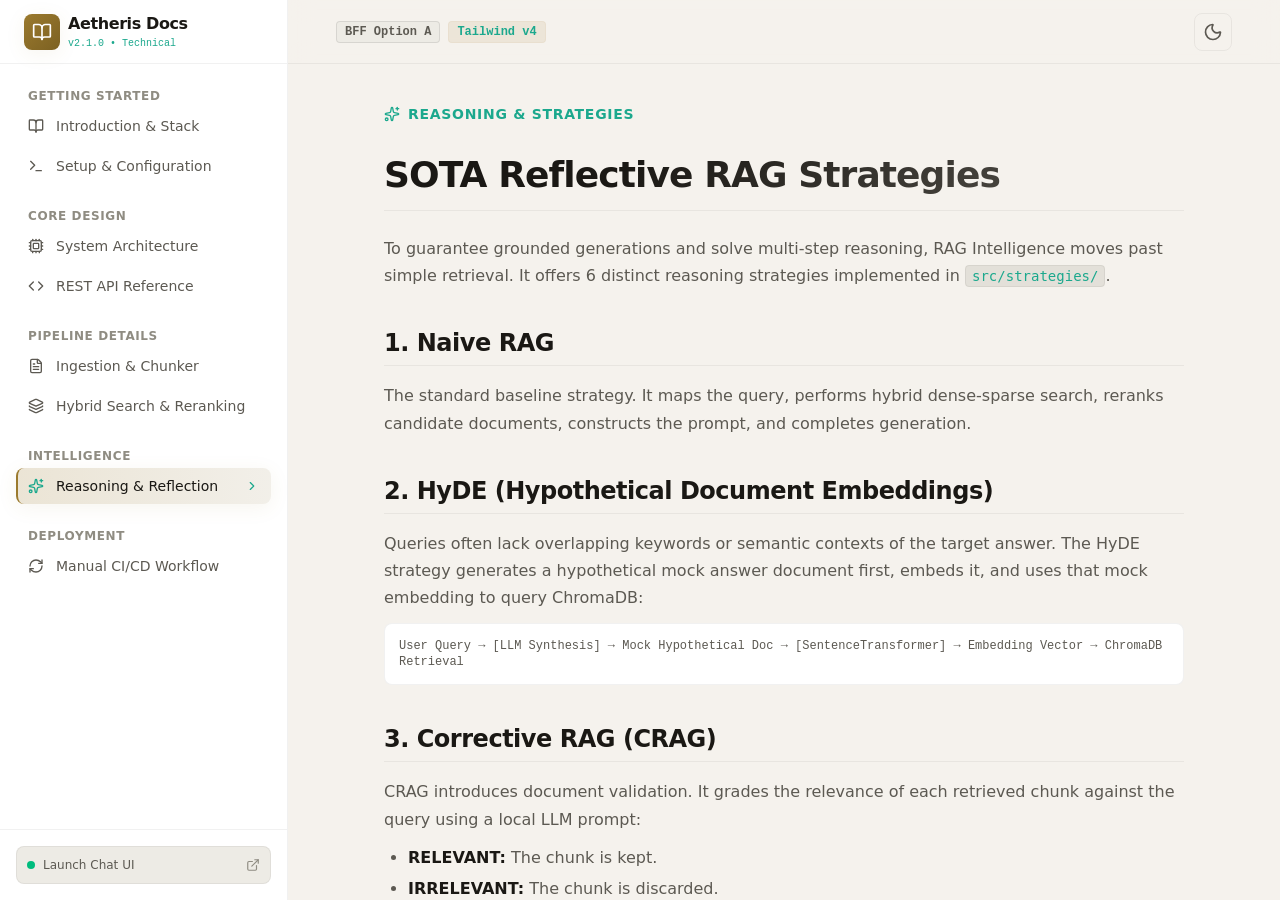
<file: strategies/index.html>
<!DOCTYPE html><html lang="en" class="geist_a71539c9-module__T19VSG__variable geist_mono_8d43a2aa-module__8Li5zG__variable h-full antialiased"><head><meta charSet="utf-8"/><meta name="viewport" content="width=device-width, initial-scale=1"/><link rel="preload" href="/_next/static/media/797e433ab948586e-s.p.09zddjkbdep5a.woff2" as="font" crossorigin="" type="font/woff2"/><link rel="preload" href="/_next/static/media/caa3a2e1cccd8315-s.p.09~u27dqhyhd6.woff2" as="font" crossorigin="" type="font/woff2"/><link rel="stylesheet" href="/_next/static/chunks/0md86x42.cjh8.css" data-precedence="next"/><link rel="preload" as="script" fetchPriority="low" href="/_next/static/chunks/00gq-v0e07i1q.js"/><script src="/_next/static/chunks/0pqt~8bl3ukh4.js" async=""></script><script src="/_next/static/chunks/0au83~zq0~0pf.js" async=""></script><script src="/_next/static/chunks/07lhk_q6pmm3r.js" async=""></script><script src="/_next/static/chunks/turbopack-0qzazczm3.h1y.js" async=""></script><script src="/_next/static/chunks/0iuiqhtoth-y2.js" async=""></script><script src="/_next/static/chunks/0d3shmwh5_nmn.js" async=""></script><meta name="next-size-adjust" content=""/><title>RAG Intelligence Documentation | SOTA AI Knowledge Base</title><meta name="description" content="Deep-dive technical documentation for the RAG Intelligence platform, covering advanced chunking (Contextual, Semantic), hybrid retrieval (dense/sparse RRF), cross-encoder reranking, and self-reflective RAG strategies."/><link rel="icon" href="/favicon.ico?favicon.0x3dzn~oxb6tn.ico" sizes="256x256" type="image/x-icon"/><script>
              (function() {
                try {
                  var saved = localStorage.getItem('theme');
                  var dark = saved === 'dark' || (!saved && window.matchMedia('(prefers-color-scheme: dark)').matches);
                  if (dark) {
                    document.documentElement.classList.add('dark');
                  } else {
                    document.documentElement.classList.remove('dark');
                  }
                } catch (e) {}
              })();
            </script><script src="/_next/static/chunks/03~yq9q893hmn.js" noModule=""></script></head><body class="min-h-full flex flex-col bg-bg-deep text-text-primary transition-colors duration-200"><div hidden=""><!--$--><!--/$--></div><div class="flex h-screen overflow-hidden bg-bg-deep text-text-primary transition-colors duration-200"><aside class="
        fixed inset-y-0 left-0 z-40 w-72 h-full bg-bg-surface border-r border-border-muted flex flex-col transition-transform duration-300 ease-in-out
        md:translate-x-0 md:static md:flex
        -translate-x-full
      "><div class="flex h-16 items-center justify-between px-6 border-b border-border-muted flex-shrink-0"><div class="flex items-center gap-2"><div class="flex h-9 w-9 items-center justify-center rounded-lg bg-gradient-to-br from-accent-start to-accent-end shadow-glow"><svg xmlns="http://www.w3.org/2000/svg" width="24" height="24" viewBox="0 0 24 24" fill="none" stroke="currentColor" stroke-width="2" stroke-linecap="round" stroke-linejoin="round" class="lucide lucide-book-open h-5 w-5 text-white" aria-hidden="true"><path d="M12 7v14"></path><path d="M3 18a1 1 0 0 1-1-1V4a1 1 0 0 1 1-1h5a4 4 0 0 1 4 4 4 4 0 0 1 4-4h5a1 1 0 0 1 1 1v13a1 1 0 0 1-1 1h-6a3 3 0 0 0-3 3 3 3 0 0 0-3-3z"></path></svg></div><div><span class="font-bold tracking-tight text-text-primary block">Aetheris Docs</span><span class="text-[10px] text-accent-cyan font-mono block">v2.1.0 • Technical</span></div></div><button class="md:hidden p-1.5 rounded-lg text-text-secondary hover:text-text-primary hover:bg-bg-hover transition-colors"><svg xmlns="http://www.w3.org/2000/svg" width="24" height="24" viewBox="0 0 24 24" fill="none" stroke="currentColor" stroke-width="2" stroke-linecap="round" stroke-linejoin="round" class="lucide lucide-x h-5 w-5" aria-hidden="true"><path d="M18 6 6 18"></path><path d="m6 6 12 12"></path></svg></button></div><nav class="flex-1 overflow-y-auto px-4 py-6 space-y-6"><div class="space-y-1"><h4 class="px-3 text-xs font-semibold text-text-muted uppercase tracking-wider">Getting Started</h4><a class="
                        w-full flex items-center gap-3 px-3 py-2 text-sm font-medium rounded-lg transition-all duration-200
                        text-text-secondary hover:text-text-primary hover:bg-bg-hover
                      " href="/"><span class="text-text-secondary"><svg xmlns="http://www.w3.org/2000/svg" width="24" height="24" viewBox="0 0 24 24" fill="none" stroke="currentColor" stroke-width="2" stroke-linecap="round" stroke-linejoin="round" class="lucide lucide-book-open h-4 w-4" aria-hidden="true"><path d="M12 7v14"></path><path d="M3 18a1 1 0 0 1-1-1V4a1 1 0 0 1 1-1h5a4 4 0 0 1 4 4 4 4 0 0 1 4-4h5a1 1 0 0 1 1 1v13a1 1 0 0 1-1 1h-6a3 3 0 0 0-3 3 3 3 0 0 0-3-3z"></path></svg></span><span>Introduction &amp; Stack</span></a><a class="
                        w-full flex items-center gap-3 px-3 py-2 text-sm font-medium rounded-lg transition-all duration-200
                        text-text-secondary hover:text-text-primary hover:bg-bg-hover
                      " href="/setup/"><span class="text-text-secondary"><svg xmlns="http://www.w3.org/2000/svg" width="24" height="24" viewBox="0 0 24 24" fill="none" stroke="currentColor" stroke-width="2" stroke-linecap="round" stroke-linejoin="round" class="lucide lucide-terminal h-4 w-4" aria-hidden="true"><path d="M12 19h8"></path><path d="m4 17 6-6-6-6"></path></svg></span><span>Setup &amp; Configuration</span></a></div><div class="space-y-1"><h4 class="px-3 text-xs font-semibold text-text-muted uppercase tracking-wider">Core Design</h4><a class="
                        w-full flex items-center gap-3 px-3 py-2 text-sm font-medium rounded-lg transition-all duration-200
                        text-text-secondary hover:text-text-primary hover:bg-bg-hover
                      " href="/architecture/"><span class="text-text-secondary"><svg xmlns="http://www.w3.org/2000/svg" width="24" height="24" viewBox="0 0 24 24" fill="none" stroke="currentColor" stroke-width="2" stroke-linecap="round" stroke-linejoin="round" class="lucide lucide-cpu h-4 w-4" aria-hidden="true"><path d="M12 20v2"></path><path d="M12 2v2"></path><path d="M17 20v2"></path><path d="M17 2v2"></path><path d="M2 12h2"></path><path d="M2 17h2"></path><path d="M2 7h2"></path><path d="M20 12h2"></path><path d="M20 17h2"></path><path d="M20 7h2"></path><path d="M7 20v2"></path><path d="M7 2v2"></path><rect x="4" y="4" width="16" height="16" rx="2"></rect><rect x="8" y="8" width="8" height="8" rx="1"></rect></svg></span><span>System Architecture</span></a><a class="
                        w-full flex items-center gap-3 px-3 py-2 text-sm font-medium rounded-lg transition-all duration-200
                        text-text-secondary hover:text-text-primary hover:bg-bg-hover
                      " href="/api-reference/"><span class="text-text-secondary"><svg xmlns="http://www.w3.org/2000/svg" width="24" height="24" viewBox="0 0 24 24" fill="none" stroke="currentColor" stroke-width="2" stroke-linecap="round" stroke-linejoin="round" class="lucide lucide-code h-4 w-4" aria-hidden="true"><path d="m16 18 6-6-6-6"></path><path d="m8 6-6 6 6 6"></path></svg></span><span>REST API Reference</span></a></div><div class="space-y-1"><h4 class="px-3 text-xs font-semibold text-text-muted uppercase tracking-wider">Pipeline Details</h4><a class="
                        w-full flex items-center gap-3 px-3 py-2 text-sm font-medium rounded-lg transition-all duration-200
                        text-text-secondary hover:text-text-primary hover:bg-bg-hover
                      " href="/chunking/"><span class="text-text-secondary"><svg xmlns="http://www.w3.org/2000/svg" width="24" height="24" viewBox="0 0 24 24" fill="none" stroke="currentColor" stroke-width="2" stroke-linecap="round" stroke-linejoin="round" class="lucide lucide-file-text h-4 w-4" aria-hidden="true"><path d="M6 22a2 2 0 0 1-2-2V4a2 2 0 0 1 2-2h8a2.4 2.4 0 0 1 1.704.706l3.588 3.588A2.4 2.4 0 0 1 20 8v12a2 2 0 0 1-2 2z"></path><path d="M14 2v5a1 1 0 0 0 1 1h5"></path><path d="M10 9H8"></path><path d="M16 13H8"></path><path d="M16 17H8"></path></svg></span><span>Ingestion &amp; Chunker</span></a><a class="
                        w-full flex items-center gap-3 px-3 py-2 text-sm font-medium rounded-lg transition-all duration-200
                        text-text-secondary hover:text-text-primary hover:bg-bg-hover
                      " href="/retrieval/"><span class="text-text-secondary"><svg xmlns="http://www.w3.org/2000/svg" width="24" height="24" viewBox="0 0 24 24" fill="none" stroke="currentColor" stroke-width="2" stroke-linecap="round" stroke-linejoin="round" class="lucide lucide-layers h-4 w-4" aria-hidden="true"><path d="M12.83 2.18a2 2 0 0 0-1.66 0L2.6 6.08a1 1 0 0 0 0 1.83l8.58 3.91a2 2 0 0 0 1.66 0l8.58-3.9a1 1 0 0 0 0-1.83z"></path><path d="M2 12a1 1 0 0 0 .58.91l8.6 3.91a2 2 0 0 0 1.65 0l8.58-3.9A1 1 0 0 0 22 12"></path><path d="M2 17a1 1 0 0 0 .58.91l8.6 3.91a2 2 0 0 0 1.65 0l8.58-3.9A1 1 0 0 0 22 17"></path></svg></span><span>Hybrid Search &amp; Reranking</span></a></div><div class="space-y-1"><h4 class="px-3 text-xs font-semibold text-text-muted uppercase tracking-wider">Intelligence</h4><a class="
                        w-full flex items-center gap-3 px-3 py-2 text-sm font-medium rounded-lg transition-all duration-200
                        bg-gradient-to-r from-accent-start/20 to-accent-end/10 text-text-primary border-l-2 border-accent-start pl-2.5 shadow-glow
                      " href="/strategies/"><span class="text-accent-cyan"><svg xmlns="http://www.w3.org/2000/svg" width="24" height="24" viewBox="0 0 24 24" fill="none" stroke="currentColor" stroke-width="2" stroke-linecap="round" stroke-linejoin="round" class="lucide lucide-sparkles h-4 w-4" aria-hidden="true"><path d="M11.017 2.814a1 1 0 0 1 1.966 0l1.051 5.558a2 2 0 0 0 1.594 1.594l5.558 1.051a1 1 0 0 1 0 1.966l-5.558 1.051a2 2 0 0 0-1.594 1.594l-1.051 5.558a1 1 0 0 1-1.966 0l-1.051-5.558a2 2 0 0 0-1.594-1.594l-5.558-1.051a1 1 0 0 1 0-1.966l5.558-1.051a2 2 0 0 0 1.594-1.594z"></path><path d="M20 2v4"></path><path d="M22 4h-4"></path><circle cx="4" cy="20" r="2"></circle></svg></span><span>Reasoning &amp; Reflection</span><svg xmlns="http://www.w3.org/2000/svg" width="24" height="24" viewBox="0 0 24 24" fill="none" stroke="currentColor" stroke-width="2" stroke-linecap="round" stroke-linejoin="round" class="lucide lucide-chevron-right ml-auto h-3.5 w-3.5 text-accent-cyan" aria-hidden="true"><path d="m9 18 6-6-6-6"></path></svg></a></div><div class="space-y-1"><h4 class="px-3 text-xs font-semibold text-text-muted uppercase tracking-wider">Deployment</h4><a class="
                        w-full flex items-center gap-3 px-3 py-2 text-sm font-medium rounded-lg transition-all duration-200
                        text-text-secondary hover:text-text-primary hover:bg-bg-hover
                      " href="/workflow/"><span class="text-text-secondary"><svg xmlns="http://www.w3.org/2000/svg" width="24" height="24" viewBox="0 0 24 24" fill="none" stroke="currentColor" stroke-width="2" stroke-linecap="round" stroke-linejoin="round" class="lucide lucide-refresh-cw h-4 w-4" aria-hidden="true"><path d="M3 12a9 9 0 0 1 9-9 9.75 9.75 0 0 1 6.74 2.74L21 8"></path><path d="M21 3v5h-5"></path><path d="M21 12a9 9 0 0 1-9 9 9.75 9.75 0 0 1-6.74-2.74L3 16"></path><path d="M8 16H3v5"></path></svg></span><span>Manual CI/CD Workflow</span></a></div></nav><div class="p-4 border-t border-border-muted flex-shrink-0"><a href="http://localhost:3000" target="_blank" rel="noopener noreferrer" class="flex items-center justify-between w-full p-2.5 bg-bg-elevated hover:bg-bg-hover rounded-lg border border-border-muted transition-all group"><div class="flex items-center gap-2"><div class="h-2 w-2 rounded-full bg-emerald-500 animate-pulse"></div><span class="text-xs font-medium text-text-secondary group-hover:text-text-primary">Launch Chat UI</span></div><svg xmlns="http://www.w3.org/2000/svg" width="24" height="24" viewBox="0 0 24 24" fill="none" stroke="currentColor" stroke-width="2" stroke-linecap="round" stroke-linejoin="round" class="lucide lucide-external-link h-3.5 w-3.5 text-text-muted group-hover:text-accent-cyan transition-colors" aria-hidden="true"><path d="M15 3h6v6"></path><path d="M10 14 21 3"></path><path d="M18 13v6a2 2 0 0 1-2 2H5a2 2 0 0 1-2-2V8a2 2 0 0 1 2-2h6"></path></svg></a></div></aside><div class="flex-1 flex flex-col min-w-0 h-full overflow-hidden"><header class="sticky top-0 z-30 flex h-16 items-center justify-between px-6 bg-bg-deep/80 border-b border-border-muted backdrop-blur-md md:px-12 flex-shrink-0"><div class="flex items-center gap-4"><button class="md:hidden p-2 rounded-lg text-text-secondary hover:text-text-primary hover:bg-bg-hover transition-colors"><svg xmlns="http://www.w3.org/2000/svg" width="24" height="24" viewBox="0 0 24 24" fill="none" stroke="currentColor" stroke-width="2" stroke-linecap="round" stroke-linejoin="round" class="lucide lucide-menu h-6 w-6" aria-hidden="true"><path d="M4 5h16"></path><path d="M4 12h16"></path><path d="M4 19h16"></path></svg></button><div class="flex items-center gap-2"><span class="text-xs font-semibold px-2 py-0.5 rounded bg-bg-elevated text-text-secondary border border-border-light font-mono">BFF Option A</span><span class="text-xs font-semibold px-2 py-0.5 rounded bg-accent-start/10 text-accent-cyan border border-border-accent/30 font-mono">Tailwind v4</span></div></div><div class="flex items-center gap-4"><button class="p-2 rounded-lg text-text-secondary hover:text-text-primary hover:bg-bg-hover border border-border-muted transition-colors" title="Switch to Light Mode"><svg xmlns="http://www.w3.org/2000/svg" width="24" height="24" viewBox="0 0 24 24" fill="none" stroke="currentColor" stroke-width="2" stroke-linecap="round" stroke-linejoin="round" class="lucide lucide-sun h-5 w-5" aria-hidden="true"><circle cx="12" cy="12" r="4"></circle><path d="M12 2v2"></path><path d="M12 20v2"></path><path d="m4.93 4.93 1.41 1.41"></path><path d="m17.66 17.66 1.41 1.41"></path><path d="M2 12h2"></path><path d="M20 12h2"></path><path d="m6.34 17.66-1.41 1.41"></path><path d="m19.07 4.93-1.41 1.41"></path></svg></button></div></header><main class="flex-1 overflow-y-auto px-6 py-10 md:px-12 max-w-4xl w-full mx-auto doc-content"><div><div class="flex items-center gap-2 mb-2 text-accent-cyan text-sm font-semibold tracking-wider uppercase"><svg xmlns="http://www.w3.org/2000/svg" width="24" height="24" viewBox="0 0 24 24" fill="none" stroke="currentColor" stroke-width="2" stroke-linecap="round" stroke-linejoin="round" class="lucide lucide-sparkles h-4 w-4" aria-hidden="true"><path d="M11.017 2.814a1 1 0 0 1 1.966 0l1.051 5.558a2 2 0 0 0 1.594 1.594l5.558 1.051a1 1 0 0 1 0 1.966l-5.558 1.051a2 2 0 0 0-1.594 1.594l-1.051 5.558a1 1 0 0 1-1.966 0l-1.051-5.558a2 2 0 0 0-1.594-1.594l-5.558-1.051a1 1 0 0 1 0-1.966l5.558-1.051a2 2 0 0 0 1.594-1.594z"></path><path d="M20 2v4"></path><path d="M22 4h-4"></path><circle cx="4" cy="20" r="2"></circle></svg> Reasoning &amp; Strategies</div><h1>SOTA Reflective RAG Strategies</h1><p class="text-text-secondary leading-relaxed">To guarantee grounded generations and solve multi-step reasoning, RAG Intelligence moves past simple retrieval. It offers 6 distinct reasoning strategies implemented in <code>src/strategies/</code>.</p><h2>1. Naive RAG</h2><p>The standard baseline strategy. It maps the query, performs hybrid dense-sparse search, reranks candidate documents, constructs the prompt, and completes generation.</p><h2>2. HyDE (Hypothetical Document Embeddings)</h2><p>Queries often lack overlapping keywords or semantic contexts of the target answer. The HyDE strategy generates a hypothetical mock answer document first, embeds it, and uses that mock embedding to query ChromaDB:</p><div class="p-3.5 bg-bg-surface border border-border-muted rounded-lg font-mono text-xs my-2 text-text-secondary">User Query → [LLM Synthesis] → Mock Hypothetical Doc → [SentenceTransformer] → Embedding Vector → ChromaDB Retrieval</div><h2>3. Corrective RAG (CRAG)</h2><p>CRAG introduces document validation. It grades the relevance of each retrieved chunk against the query using a local LLM prompt:</p><ul><li><strong>RELEVANT:</strong> The chunk is kept.</li><li><strong>IRRELEVANT:</strong> The chunk is discarded.</li><li><strong>AMBIGUOUS:</strong> The chunk is marked for query expansion.</li></ul><p>If the number of relevant chunks is low, CRAG triggers query rewrite modules to execute broader search iterations.</p><h2>4. Self-Reflective RAG (Self-RAG)</h2><p>Self-RAG is a self-reflective framework. It generates text and critiques its own response using LLM self-reflection markers:</p><div class="my-6 grid grid-cols-1 md:grid-cols-3 gap-4"><div class="metric-card"><span class="font-semibold text-white text-xs block">1. Retrieval Decision</span><p class="text-[10px] text-text-secondary mt-1 m-0">Decides whether retrieving documents is required to answer the query.</p></div><div class="metric-card"><span class="font-semibold text-white text-xs block">2. Grounding Check</span><p class="text-[10px] text-text-secondary mt-1 m-0">Critiques if the generated text is strictly supported by the document chunks.</p></div><div class="metric-card"><span class="font-semibold text-white text-xs block">3. Answer Quality</span><p class="text-[10px] text-text-secondary mt-1 m-0">Evaluates whether the response actually answers the user&#x27;s intent.</p></div></div><h2>5. Agentic RAG</h2><p>Agentic RAG operates as a closed loop. The LLM is equipped with search tools (<code>dense_search</code>, <code>bm25_search</code>, and <code>query_rewrite</code>) and executes multi-step planning. It queries, reads results, reformulates sub-questions, and accumulates context over multiple iterations until it determines the context is sufficient.</p><h2>6. Adaptive RAG Router</h2><p>Adaptive RAG routes incoming queries dynamically based on a query routing classifier:</p><pre><code># Routing logic inside src/query/router.py
# Simple fact recall queries → Naive RAG
# Context-sensitive queries → Corrective RAG
# Multi-hop or logical queries → Agentic RAG</code></pre><h2>Grounding Prompt (Self-Reflection Check)</h2><p>To prevent hallucination, the generation module critiques answers using this validation check:</p><pre><code>SELF_REFLECT_PROMPT = &quot;&quot;&quot;
You are a grader evaluating if an AI response is fully grounded in the provided context.
Compare the response to the context. If any fact in the response is not mentioned in the context, evaluate it as NOT_GROUNDED.
Output only &#x27;GROUNDED&#x27; or &#x27;NOT_GROUNDED&#x27;.

Context:
{context}

Response:
{response}
&quot;&quot;&quot;</code></pre><div class="mt-8 flex justify-between"><a class="inline-flex items-center gap-2 px-4 py-2 rounded-lg border border-border-muted text-text-secondary hover:text-text-primary transition-colors" href="/retrieval/">Back to Retrieval</a><a class="inline-flex items-center gap-2 px-5 py-2.5 rounded-lg bg-gradient-to-r from-accent-start to-accent-end text-white font-medium hover:shadow-glow transition-all" href="/setup/"><span>Continue to Setup</span><svg xmlns="http://www.w3.org/2000/svg" width="24" height="24" viewBox="0 0 24 24" fill="none" stroke="currentColor" stroke-width="2" stroke-linecap="round" stroke-linejoin="round" class="lucide lucide-arrow-right h-4 w-4" aria-hidden="true"><path d="M5 12h14"></path><path d="m12 5 7 7-7 7"></path></svg></a></div></div><!--$--><!--/$--></main></div></div><script src="/_next/static/chunks/00gq-v0e07i1q.js" id="_R_" async=""></script><script>(self.__next_f=self.__next_f||[]).push([0])</script><script>self.__next_f.push([1,"1:\"$Sreact.fragment\"\n2:I[22539,[\"/_next/static/chunks/0iuiqhtoth-y2.js\",\"/_next/static/chunks/0d3shmwh5_nmn.js\"],\"default\"]\n3:I[39756,[\"/_next/static/chunks/0iuiqhtoth-y2.js\",\"/_next/static/chunks/0d3shmwh5_nmn.js\"],\"default\"]\n4:I[37457,[\"/_next/static/chunks/0iuiqhtoth-y2.js\",\"/_next/static/chunks/0d3shmwh5_nmn.js\"],\"default\"]\n5:I[5014,[\"/_next/static/chunks/0iuiqhtoth-y2.js\",\"/_next/static/chunks/0d3shmwh5_nmn.js\"],\"default\"]\n1c:I[68027,[\"/_next/static/chunks/0iuiqhtoth-y2.js\",\"/_next/static/chunks/0d3shmwh5_nmn.js\"],\"default\",1]\n:HL[\"/_next/static/chunks/0md86x42.cjh8.css\",\"style\"]\n:HL[\"/_next/static/media/797e433ab948586e-s.p.09zddjkbdep5a.woff2\",\"font\",{\"crossOrigin\":\"\",\"type\":\"font/woff2\"}]\n:HL[\"/_next/static/media/caa3a2e1cccd8315-s.p.09~u27dqhyhd6.woff2\",\"font\",{\"crossOrigin\":\"\",\"type\":\"font/woff2\"}]\n"])</script><script>self.__next_f.push([1,"0:{\"P\":null,\"c\":[\"\",\"strategies\",\"\"],\"q\":\"\",\"i\":false,\"f\":[[[\"\",{\"children\":[\"strategies\",{\"children\":[\"__PAGE__\",{}]}]},\"$undefined\",\"$undefined\",16],[[\"$\",\"$1\",\"c\",{\"children\":[[[\"$\",\"link\",\"0\",{\"rel\":\"stylesheet\",\"href\":\"/_next/static/chunks/0md86x42.cjh8.css\",\"precedence\":\"next\",\"crossOrigin\":\"$undefined\",\"nonce\":\"$undefined\"}],[\"$\",\"script\",\"script-0\",{\"src\":\"/_next/static/chunks/0iuiqhtoth-y2.js\",\"async\":true,\"nonce\":\"$undefined\"}],[\"$\",\"script\",\"script-1\",{\"src\":\"/_next/static/chunks/0d3shmwh5_nmn.js\",\"async\":true,\"nonce\":\"$undefined\"}]],[\"$\",\"html\",null,{\"lang\":\"en\",\"className\":\"geist_a71539c9-module__T19VSG__variable geist_mono_8d43a2aa-module__8Li5zG__variable h-full antialiased\",\"suppressHydrationWarning\":true,\"children\":[[\"$\",\"head\",null,{\"children\":[\"$\",\"script\",null,{\"dangerouslySetInnerHTML\":{\"__html\":\"\\n              (function() {\\n                try {\\n                  var saved = localStorage.getItem('theme');\\n                  var dark = saved === 'dark' || (!saved \u0026\u0026 window.matchMedia('(prefers-color-scheme: dark)').matches);\\n                  if (dark) {\\n                    document.documentElement.classList.add('dark');\\n                  } else {\\n                    document.documentElement.classList.remove('dark');\\n                  }\\n                } catch (e) {}\\n              })();\\n            \"}}]}],[\"$\",\"body\",null,{\"className\":\"min-h-full flex flex-col bg-bg-deep text-text-primary transition-colors duration-200\",\"children\":[\"$\",\"$L2\",null,{\"children\":[\"$\",\"$L3\",null,{\"parallelRouterKey\":\"children\",\"error\":\"$undefined\",\"errorStyles\":\"$undefined\",\"errorScripts\":\"$undefined\",\"template\":[\"$\",\"$L4\",null,{}],\"templateStyles\":\"$undefined\",\"templateScripts\":\"$undefined\",\"notFound\":[[[\"$\",\"title\",null,{\"children\":\"404: This page could not be found.\"}],[\"$\",\"div\",null,{\"style\":{\"fontFamily\":\"system-ui,\\\"Segoe UI\\\",Roboto,Helvetica,Arial,sans-serif,\\\"Apple Color Emoji\\\",\\\"Segoe UI Emoji\\\"\",\"height\":\"100vh\",\"textAlign\":\"center\",\"display\":\"flex\",\"flexDirection\":\"column\",\"alignItems\":\"center\",\"justifyContent\":\"center\"},\"children\":[\"$\",\"div\",null,{\"children\":[[\"$\",\"style\",null,{\"dangerouslySetInnerHTML\":{\"__html\":\"body{color:#000;background:#fff;margin:0}.next-error-h1{border-right:1px solid rgba(0,0,0,.3)}@media (prefers-color-scheme:dark){body{color:#fff;background:#000}.next-error-h1{border-right:1px solid rgba(255,255,255,.3)}}\"}}],[\"$\",\"h1\",null,{\"className\":\"next-error-h1\",\"style\":{\"display\":\"inline-block\",\"margin\":\"0 20px 0 0\",\"padding\":\"0 23px 0 0\",\"fontSize\":24,\"fontWeight\":500,\"verticalAlign\":\"top\",\"lineHeight\":\"49px\"},\"children\":404}],[\"$\",\"div\",null,{\"style\":{\"display\":\"inline-block\"},\"children\":[\"$\",\"h2\",null,{\"style\":{\"fontSize\":14,\"fontWeight\":400,\"lineHeight\":\"49px\",\"margin\":0},\"children\":\"This page could not be found.\"}]}]]}]}]],[]],\"forbidden\":\"$undefined\",\"unauthorized\":\"$undefined\"}]}]}]]}]]}],{\"children\":[[\"$\",\"$1\",\"c\",{\"children\":[null,[\"$\",\"$L3\",null,{\"parallelRouterKey\":\"children\",\"error\":\"$undefined\",\"errorStyles\":\"$undefined\",\"errorScripts\":\"$undefined\",\"template\":[\"$\",\"$L4\",null,{}],\"templateStyles\":\"$undefined\",\"templateScripts\":\"$undefined\",\"notFound\":\"$undefined\",\"forbidden\":\"$undefined\",\"unauthorized\":\"$undefined\"}]]}],{\"children\":[[\"$\",\"$1\",\"c\",{\"children\":[[\"$\",\"div\",null,{\"children\":[[\"$\",\"div\",null,{\"className\":\"flex items-center gap-2 mb-2 text-accent-cyan text-sm font-semibold tracking-wider uppercase\",\"children\":[[\"$\",\"$L5\",null,{\"ref\":\"$undefined\",\"iconNode\":[[\"path\",{\"d\":\"M11.017 2.814a1 1 0 0 1 1.966 0l1.051 5.558a2 2 0 0 0 1.594 1.594l5.558 1.051a1 1 0 0 1 0 1.966l-5.558 1.051a2 2 0 0 0-1.594 1.594l-1.051 5.558a1 1 0 0 1-1.966 0l-1.051-5.558a2 2 0 0 0-1.594-1.594l-5.558-1.051a1 1 0 0 1 0-1.966l5.558-1.051a2 2 0 0 0 1.594-1.594z\",\"key\":\"1s2grr\"}],[\"path\",{\"d\":\"M20 2v4\",\"key\":\"1rf3ol\"}],[\"path\",{\"d\":\"M22 4h-4\",\"key\":\"gwowj6\"}],[\"circle\",{\"cx\":\"4\",\"cy\":\"20\",\"r\":\"2\",\"key\":\"6kqj1y\"}]],\"className\":\"lucide-sparkles h-4 w-4\"}],\" Reasoning \u0026 Strategies\"]}],[\"$\",\"h1\",null,{\"children\":\"SOTA Reflective RAG Strategies\"}],[\"$\",\"p\",null,{\"className\":\"text-text-secondary leading-relaxed\",\"children\":[\"To guarantee grounded generations and solve multi-step reasoning, RAG Intelligence moves past simple retrieval. It offers 6 distinct reasoning strategies implemented in \",[\"$\",\"code\",null,{\"children\":\"src/strategies/\"}],\".\"]}],[\"$\",\"h2\",null,{\"children\":\"1. Naive RAG\"}],[\"$\",\"p\",null,{\"children\":\"The standard baseline strategy. It maps the query, performs hybrid dense-sparse search, reranks candidate documents, constructs the prompt, and completes generation.\"}],\"$L6\",\"$L7\",\"$L8\",\"$L9\",\"$La\",\"$Lb\",\"$Lc\",\"$Ld\",\"$Le\",\"$Lf\",\"$L10\",\"$L11\",\"$L12\",\"$L13\",\"$L14\",\"$L15\",\"$L16\",\"$L17\",\"$L18\"]}],null,\"$L19\"]}],{},null,false,null]},null,false,\"$@1a\"]},null,false,null],\"$L1b\",false]],\"m\":\"$undefined\",\"G\":[\"$1c\",[\"$L1d\"]],\"S\":true,\"h\":null,\"s\":\"$undefined\",\"l\":\"$undefined\",\"p\":\"$undefined\",\"d\":\"$undefined\",\"b\":\"9GhKQeDB8zr-wsz3dt904\"}\n"])</script><script>self.__next_f.push([1,"1e:I[22016,[\"/_next/static/chunks/0iuiqhtoth-y2.js\",\"/_next/static/chunks/0d3shmwh5_nmn.js\"],\"\"]\n1f:I[97367,[\"/_next/static/chunks/0iuiqhtoth-y2.js\",\"/_next/static/chunks/0d3shmwh5_nmn.js\"],\"OutletBoundary\"]\n20:\"$Sreact.suspense\"\n23:I[97367,[\"/_next/static/chunks/0iuiqhtoth-y2.js\",\"/_next/static/chunks/0d3shmwh5_nmn.js\"],\"ViewportBoundary\"]\n25:I[97367,[\"/_next/static/chunks/0iuiqhtoth-y2.js\",\"/_next/static/chunks/0d3shmwh5_nmn.js\"],\"MetadataBoundary\"]\n6:[\"$\",\"h2\",null,{\"children\":\"2. HyDE (Hypothetical Document Embeddings)\"}]\n7:[\"$\",\"p\",null,{\"children\":\"Queries often lack overlapping keywords or semantic contexts of the target answer. The HyDE strategy generates a hypothetical mock answer document first, embeds it, and uses that mock embedding to query ChromaDB:\"}]\n8:[\"$\",\"div\",null,{\"className\":\"p-3.5 bg-bg-surface border border-border-muted rounded-lg font-mono text-xs my-2 text-text-secondary\",\"children\":\"User Query → [LLM Synthesis] → Mock Hypothetical Doc → [SentenceTransformer] → Embedding Vector → ChromaDB Retrieval\"}]\n9:[\"$\",\"h2\",null,{\"children\":\"3. Corrective RAG (CRAG)\"}]\na:[\"$\",\"p\",null,{\"children\":\"CRAG introduces document validation. It grades the relevance of each retrieved chunk against the query using a local LLM prompt:\"}]\nb:[\"$\",\"ul\",null,{\"children\":[[\"$\",\"li\",null,{\"children\":[[\"$\",\"strong\",null,{\"children\":\"RELEVANT:\"}],\" The chunk is kept.\"]}],[\"$\",\"li\",null,{\"children\":[[\"$\",\"strong\",null,{\"children\":\"IRRELEVANT:\"}],\" The chunk is discarded.\"]}],[\"$\",\"li\",null,{\"children\":[[\"$\",\"strong\",null,{\"children\":\"AMBIGUOUS:\"}],\" The chunk is marked for query expansion.\"]}]]}]\nc:[\"$\",\"p\",null,{\"children\":\"If the number of relevant chunks is low, CRAG triggers query rewrite modules to execute broader search iterations.\"}]\nd:[\"$\",\"h2\",null,{\"children\":\"4. Self-Reflective RAG (Self-RAG)\"}]\ne:[\"$\",\"p\",null,{\"children\":\"Self-RAG is a self-reflective framework. It generates text and critiques its own response using LLM self-reflection markers:\"}]\nf:[\"$\",\"div\",null,{\"className\":\"my-6 grid grid-cols-1 md:grid-cols-3 gap-4\",\"children\":[[\"$\",\"div\",null,{\"className\":\"metric-card\",\"children\":[[\"$\",\"span\",null,{\"className\":\"font-semibold text-white text-xs block\",\"children\":\"1. Retrieval Decision\"}],[\"$\",\"p\",null,{\"className\":\"text-[10px] text-text-secondary mt-1 m-0\",\"children\":\"Decides whether retrieving documents is required to answer the query.\"}]]}],[\"$\",\"div\",null,{\"className\":\"metric-card\",\"children\":[[\"$\",\"span\",null,{\"className\":\"font-semibold text-white text-xs block\",\"children\":\"2. Grounding Check\"}],[\"$\",\"p\",null,{\"className\":\"text-[10px] text-text-secondary mt-1 m-0\",\"children\":\"Critiques if the generated text is strictly supported by the document chunks.\"}]]}],[\"$\",\"div\",null,{\"className\":\"metric-card\",\"children\":[[\"$\",\"span\",null,{\"className\":\"font-semibold text-white text-xs block\",\"children\":\"3. Answer Quality\"}],[\"$\",\"p\",null,{\"className\":\"text-[10px] text-text-secondary mt-1 m-0\",\"children\":\"Evaluates whether the response actually answers the user's intent.\"}]]}]]}]\n10:[\"$\",\"h2\",null,{\"children\":\"5. Agentic RAG\"}]\n11:[\"$\",\"p\",null,{\"children\":[\"Agentic RAG operates as a closed loop. The LLM is equipped with search tools (\",[\"$\",\"code\",null,{\"children\":\"dense_search\"}],\", \",[\"$\",\"code\",null,{\"children\":\"bm25_search\"}],\", and \",[\"$\",\"code\",null,{\"children\":\"query_rewrite\"}],\") and executes multi-step planning. It queries, reads results, reformulates sub-questions, and accumulates context over multiple iterations until it determines the context is sufficient.\"]}]\n12:[\"$\",\"h2\",null,{\"children\":\"6. Adaptive RAG Router\"}]\n13:[\"$\",\"p\",null,{\"children\":\"Adaptive RAG routes incoming queries dynamically based on a query routing classifier:\"}]\n14:[\"$\",\"pre\",null,{\"children\":[\"$\",\"code\",null,{\"children\":\"# Routing logic inside src/query/router.py\\n# Simple fact recall queries → Naive RAG\\n# Context-sensitive queries → Corrective RAG\\n# Multi-hop or logical queries → Agentic RAG\"}]}]\n15:[\"$\",\"h2\",null,{\"children\":\"Grounding Prompt (Self-Reflection Check)\"}]\n16:[\"$\",\"p\",null,{\"children\":\"To prevent"])</script><script>self.__next_f.push([1," hallucination, the generation module critiques answers using this validation check:\"}]\n17:[\"$\",\"pre\",null,{\"children\":[\"$\",\"code\",null,{\"children\":\"SELF_REFLECT_PROMPT = \\\"\\\"\\\"\\nYou are a grader evaluating if an AI response is fully grounded in the provided context.\\nCompare the response to the context. If any fact in the response is not mentioned in the context, evaluate it as NOT_GROUNDED.\\nOutput only 'GROUNDED' or 'NOT_GROUNDED'.\\n\\nContext:\\n{context}\\n\\nResponse:\\n{response}\\n\\\"\\\"\\\"\"}]}]\n18:[\"$\",\"div\",null,{\"className\":\"mt-8 flex justify-between\",\"children\":[[\"$\",\"$L1e\",null,{\"href\":\"/retrieval/\",\"className\":\"inline-flex items-center gap-2 px-4 py-2 rounded-lg border border-border-muted text-text-secondary hover:text-text-primary transition-colors\",\"children\":\"Back to Retrieval\"}],[\"$\",\"$L1e\",null,{\"href\":\"/setup/\",\"className\":\"inline-flex items-center gap-2 px-5 py-2.5 rounded-lg bg-gradient-to-r from-accent-start to-accent-end text-white font-medium hover:shadow-glow transition-all\",\"children\":[[\"$\",\"span\",null,{\"children\":\"Continue to Setup\"}],[\"$\",\"$L5\",null,{\"ref\":\"$undefined\",\"iconNode\":[[\"path\",{\"d\":\"M5 12h14\",\"key\":\"1ays0h\"}],[\"path\",{\"d\":\"m12 5 7 7-7 7\",\"key\":\"xquz4c\"}]],\"className\":\"lucide-arrow-right h-4 w-4\"}]]}]]}]\n19:[\"$\",\"$L1f\",null,{\"children\":[\"$\",\"$20\",null,{\"name\":\"Next.MetadataOutlet\",\"children\":\"$@21\"}]}]\n22:[]\n1a:\"$W22\"\n1b:[\"$\",\"$1\",\"h\",{\"children\":[null,[\"$\",\"$L23\",null,{\"children\":\"$L24\"}],[\"$\",\"div\",null,{\"hidden\":true,\"children\":[\"$\",\"$L25\",null,{\"children\":[\"$\",\"$20\",null,{\"name\":\"Next.Metadata\",\"children\":\"$L26\"}]}]}],[\"$\",\"meta\",null,{\"name\":\"next-size-adjust\",\"content\":\"\"}]]}]\n1d:[\"$\",\"link\",\"0\",{\"rel\":\"stylesheet\",\"href\":\"/_next/static/chunks/0md86x42.cjh8.css\",\"precedence\":\"next\",\"crossOrigin\":\"$undefined\",\"nonce\":\"$undefined\"}]\n"])</script><script>self.__next_f.push([1,"24:[[\"$\",\"meta\",\"0\",{\"charSet\":\"utf-8\"}],[\"$\",\"meta\",\"1\",{\"name\":\"viewport\",\"content\":\"width=device-width, initial-scale=1\"}]]\n"])</script><script>self.__next_f.push([1,"27:I[27201,[\"/_next/static/chunks/0iuiqhtoth-y2.js\",\"/_next/static/chunks/0d3shmwh5_nmn.js\"],\"IconMark\"]\n21:null\n26:[[\"$\",\"title\",\"0\",{\"children\":\"RAG Intelligence Documentation | SOTA AI Knowledge Base\"}],[\"$\",\"meta\",\"1\",{\"name\":\"description\",\"content\":\"Deep-dive technical documentation for the RAG Intelligence platform, covering advanced chunking (Contextual, Semantic), hybrid retrieval (dense/sparse RRF), cross-encoder reranking, and self-reflective RAG strategies.\"}],[\"$\",\"link\",\"2\",{\"rel\":\"icon\",\"href\":\"/favicon.ico?favicon.0x3dzn~oxb6tn.ico\",\"sizes\":\"256x256\",\"type\":\"image/x-icon\"}],[\"$\",\"$L27\",\"3\",{}]]\n"])</script></body></html>
</file>
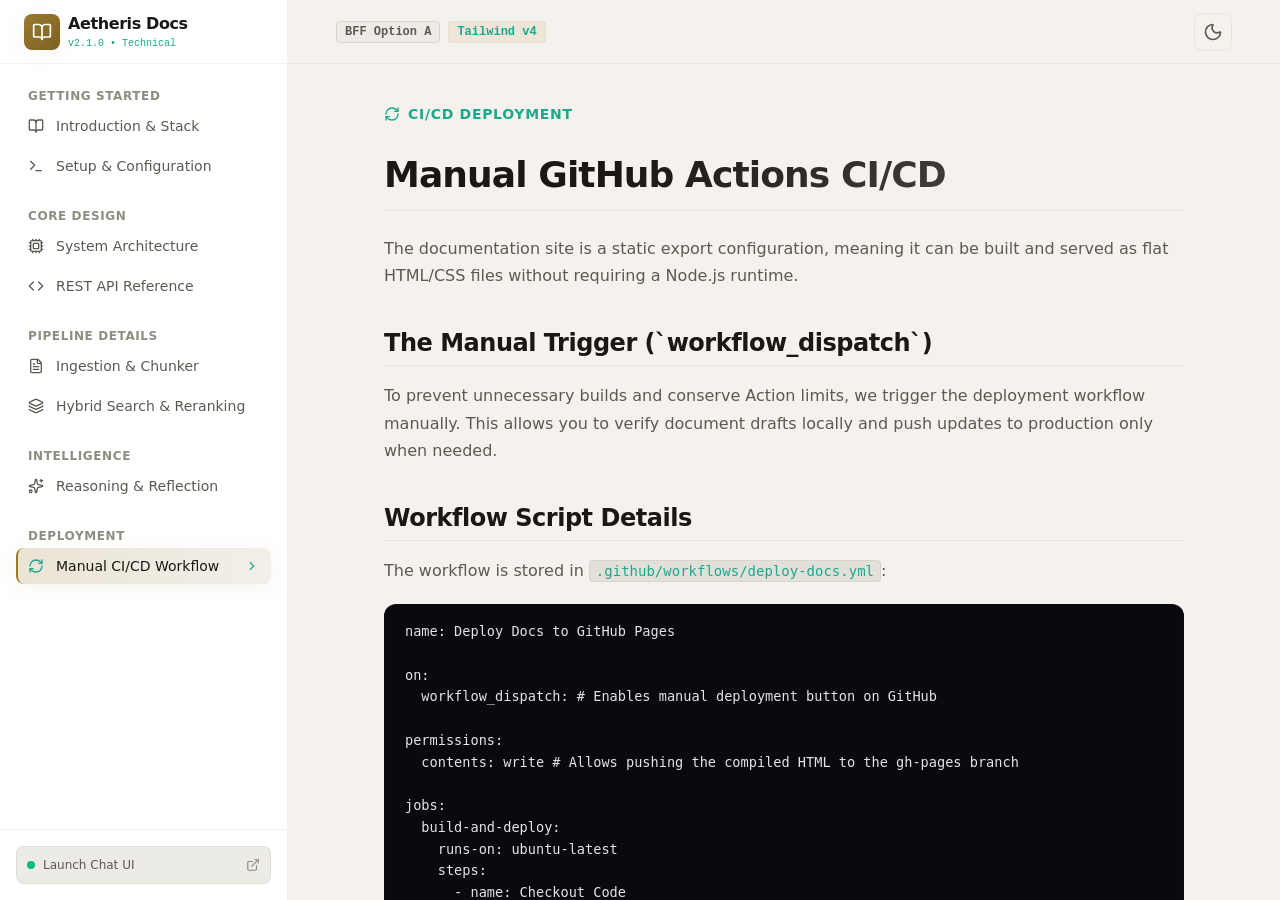
<file: workflow/index.html>
<!DOCTYPE html><html lang="en" class="geist_a71539c9-module__T19VSG__variable geist_mono_8d43a2aa-module__8Li5zG__variable h-full antialiased"><head><meta charSet="utf-8"/><meta name="viewport" content="width=device-width, initial-scale=1"/><link rel="preload" href="/_next/static/media/797e433ab948586e-s.p.09zddjkbdep5a.woff2" as="font" crossorigin="" type="font/woff2"/><link rel="preload" href="/_next/static/media/caa3a2e1cccd8315-s.p.09~u27dqhyhd6.woff2" as="font" crossorigin="" type="font/woff2"/><link rel="stylesheet" href="/_next/static/chunks/0md86x42.cjh8.css" data-precedence="next"/><link rel="preload" as="script" fetchPriority="low" href="/_next/static/chunks/00gq-v0e07i1q.js"/><script src="/_next/static/chunks/0pqt~8bl3ukh4.js" async=""></script><script src="/_next/static/chunks/0au83~zq0~0pf.js" async=""></script><script src="/_next/static/chunks/07lhk_q6pmm3r.js" async=""></script><script src="/_next/static/chunks/turbopack-0qzazczm3.h1y.js" async=""></script><script src="/_next/static/chunks/0iuiqhtoth-y2.js" async=""></script><script src="/_next/static/chunks/0d3shmwh5_nmn.js" async=""></script><meta name="next-size-adjust" content=""/><title>RAG Intelligence Documentation | SOTA AI Knowledge Base</title><meta name="description" content="Deep-dive technical documentation for the RAG Intelligence platform, covering advanced chunking (Contextual, Semantic), hybrid retrieval (dense/sparse RRF), cross-encoder reranking, and self-reflective RAG strategies."/><link rel="icon" href="/favicon.ico?favicon.0x3dzn~oxb6tn.ico" sizes="256x256" type="image/x-icon"/><script>
              (function() {
                try {
                  var saved = localStorage.getItem('theme');
                  var dark = saved === 'dark' || (!saved && window.matchMedia('(prefers-color-scheme: dark)').matches);
                  if (dark) {
                    document.documentElement.classList.add('dark');
                  } else {
                    document.documentElement.classList.remove('dark');
                  }
                } catch (e) {}
              })();
            </script><script src="/_next/static/chunks/03~yq9q893hmn.js" noModule=""></script></head><body class="min-h-full flex flex-col bg-bg-deep text-text-primary transition-colors duration-200"><div hidden=""><!--$--><!--/$--></div><div class="flex h-screen overflow-hidden bg-bg-deep text-text-primary transition-colors duration-200"><aside class="
        fixed inset-y-0 left-0 z-40 w-72 h-full bg-bg-surface border-r border-border-muted flex flex-col transition-transform duration-300 ease-in-out
        md:translate-x-0 md:static md:flex
        -translate-x-full
      "><div class="flex h-16 items-center justify-between px-6 border-b border-border-muted flex-shrink-0"><div class="flex items-center gap-2"><div class="flex h-9 w-9 items-center justify-center rounded-lg bg-gradient-to-br from-accent-start to-accent-end shadow-glow"><svg xmlns="http://www.w3.org/2000/svg" width="24" height="24" viewBox="0 0 24 24" fill="none" stroke="currentColor" stroke-width="2" stroke-linecap="round" stroke-linejoin="round" class="lucide lucide-book-open h-5 w-5 text-white" aria-hidden="true"><path d="M12 7v14"></path><path d="M3 18a1 1 0 0 1-1-1V4a1 1 0 0 1 1-1h5a4 4 0 0 1 4 4 4 4 0 0 1 4-4h5a1 1 0 0 1 1 1v13a1 1 0 0 1-1 1h-6a3 3 0 0 0-3 3 3 3 0 0 0-3-3z"></path></svg></div><div><span class="font-bold tracking-tight text-text-primary block">Aetheris Docs</span><span class="text-[10px] text-accent-cyan font-mono block">v2.1.0 • Technical</span></div></div><button class="md:hidden p-1.5 rounded-lg text-text-secondary hover:text-text-primary hover:bg-bg-hover transition-colors"><svg xmlns="http://www.w3.org/2000/svg" width="24" height="24" viewBox="0 0 24 24" fill="none" stroke="currentColor" stroke-width="2" stroke-linecap="round" stroke-linejoin="round" class="lucide lucide-x h-5 w-5" aria-hidden="true"><path d="M18 6 6 18"></path><path d="m6 6 12 12"></path></svg></button></div><nav class="flex-1 overflow-y-auto px-4 py-6 space-y-6"><div class="space-y-1"><h4 class="px-3 text-xs font-semibold text-text-muted uppercase tracking-wider">Getting Started</h4><a class="
                        w-full flex items-center gap-3 px-3 py-2 text-sm font-medium rounded-lg transition-all duration-200
                        text-text-secondary hover:text-text-primary hover:bg-bg-hover
                      " href="/"><span class="text-text-secondary"><svg xmlns="http://www.w3.org/2000/svg" width="24" height="24" viewBox="0 0 24 24" fill="none" stroke="currentColor" stroke-width="2" stroke-linecap="round" stroke-linejoin="round" class="lucide lucide-book-open h-4 w-4" aria-hidden="true"><path d="M12 7v14"></path><path d="M3 18a1 1 0 0 1-1-1V4a1 1 0 0 1 1-1h5a4 4 0 0 1 4 4 4 4 0 0 1 4-4h5a1 1 0 0 1 1 1v13a1 1 0 0 1-1 1h-6a3 3 0 0 0-3 3 3 3 0 0 0-3-3z"></path></svg></span><span>Introduction &amp; Stack</span></a><a class="
                        w-full flex items-center gap-3 px-3 py-2 text-sm font-medium rounded-lg transition-all duration-200
                        text-text-secondary hover:text-text-primary hover:bg-bg-hover
                      " href="/setup/"><span class="text-text-secondary"><svg xmlns="http://www.w3.org/2000/svg" width="24" height="24" viewBox="0 0 24 24" fill="none" stroke="currentColor" stroke-width="2" stroke-linecap="round" stroke-linejoin="round" class="lucide lucide-terminal h-4 w-4" aria-hidden="true"><path d="M12 19h8"></path><path d="m4 17 6-6-6-6"></path></svg></span><span>Setup &amp; Configuration</span></a></div><div class="space-y-1"><h4 class="px-3 text-xs font-semibold text-text-muted uppercase tracking-wider">Core Design</h4><a class="
                        w-full flex items-center gap-3 px-3 py-2 text-sm font-medium rounded-lg transition-all duration-200
                        text-text-secondary hover:text-text-primary hover:bg-bg-hover
                      " href="/architecture/"><span class="text-text-secondary"><svg xmlns="http://www.w3.org/2000/svg" width="24" height="24" viewBox="0 0 24 24" fill="none" stroke="currentColor" stroke-width="2" stroke-linecap="round" stroke-linejoin="round" class="lucide lucide-cpu h-4 w-4" aria-hidden="true"><path d="M12 20v2"></path><path d="M12 2v2"></path><path d="M17 20v2"></path><path d="M17 2v2"></path><path d="M2 12h2"></path><path d="M2 17h2"></path><path d="M2 7h2"></path><path d="M20 12h2"></path><path d="M20 17h2"></path><path d="M20 7h2"></path><path d="M7 20v2"></path><path d="M7 2v2"></path><rect x="4" y="4" width="16" height="16" rx="2"></rect><rect x="8" y="8" width="8" height="8" rx="1"></rect></svg></span><span>System Architecture</span></a><a class="
                        w-full flex items-center gap-3 px-3 py-2 text-sm font-medium rounded-lg transition-all duration-200
                        text-text-secondary hover:text-text-primary hover:bg-bg-hover
                      " href="/api-reference/"><span class="text-text-secondary"><svg xmlns="http://www.w3.org/2000/svg" width="24" height="24" viewBox="0 0 24 24" fill="none" stroke="currentColor" stroke-width="2" stroke-linecap="round" stroke-linejoin="round" class="lucide lucide-code h-4 w-4" aria-hidden="true"><path d="m16 18 6-6-6-6"></path><path d="m8 6-6 6 6 6"></path></svg></span><span>REST API Reference</span></a></div><div class="space-y-1"><h4 class="px-3 text-xs font-semibold text-text-muted uppercase tracking-wider">Pipeline Details</h4><a class="
                        w-full flex items-center gap-3 px-3 py-2 text-sm font-medium rounded-lg transition-all duration-200
                        text-text-secondary hover:text-text-primary hover:bg-bg-hover
                      " href="/chunking/"><span class="text-text-secondary"><svg xmlns="http://www.w3.org/2000/svg" width="24" height="24" viewBox="0 0 24 24" fill="none" stroke="currentColor" stroke-width="2" stroke-linecap="round" stroke-linejoin="round" class="lucide lucide-file-text h-4 w-4" aria-hidden="true"><path d="M6 22a2 2 0 0 1-2-2V4a2 2 0 0 1 2-2h8a2.4 2.4 0 0 1 1.704.706l3.588 3.588A2.4 2.4 0 0 1 20 8v12a2 2 0 0 1-2 2z"></path><path d="M14 2v5a1 1 0 0 0 1 1h5"></path><path d="M10 9H8"></path><path d="M16 13H8"></path><path d="M16 17H8"></path></svg></span><span>Ingestion &amp; Chunker</span></a><a class="
                        w-full flex items-center gap-3 px-3 py-2 text-sm font-medium rounded-lg transition-all duration-200
                        text-text-secondary hover:text-text-primary hover:bg-bg-hover
                      " href="/retrieval/"><span class="text-text-secondary"><svg xmlns="http://www.w3.org/2000/svg" width="24" height="24" viewBox="0 0 24 24" fill="none" stroke="currentColor" stroke-width="2" stroke-linecap="round" stroke-linejoin="round" class="lucide lucide-layers h-4 w-4" aria-hidden="true"><path d="M12.83 2.18a2 2 0 0 0-1.66 0L2.6 6.08a1 1 0 0 0 0 1.83l8.58 3.91a2 2 0 0 0 1.66 0l8.58-3.9a1 1 0 0 0 0-1.83z"></path><path d="M2 12a1 1 0 0 0 .58.91l8.6 3.91a2 2 0 0 0 1.65 0l8.58-3.9A1 1 0 0 0 22 12"></path><path d="M2 17a1 1 0 0 0 .58.91l8.6 3.91a2 2 0 0 0 1.65 0l8.58-3.9A1 1 0 0 0 22 17"></path></svg></span><span>Hybrid Search &amp; Reranking</span></a></div><div class="space-y-1"><h4 class="px-3 text-xs font-semibold text-text-muted uppercase tracking-wider">Intelligence</h4><a class="
                        w-full flex items-center gap-3 px-3 py-2 text-sm font-medium rounded-lg transition-all duration-200
                        text-text-secondary hover:text-text-primary hover:bg-bg-hover
                      " href="/strategies/"><span class="text-text-secondary"><svg xmlns="http://www.w3.org/2000/svg" width="24" height="24" viewBox="0 0 24 24" fill="none" stroke="currentColor" stroke-width="2" stroke-linecap="round" stroke-linejoin="round" class="lucide lucide-sparkles h-4 w-4" aria-hidden="true"><path d="M11.017 2.814a1 1 0 0 1 1.966 0l1.051 5.558a2 2 0 0 0 1.594 1.594l5.558 1.051a1 1 0 0 1 0 1.966l-5.558 1.051a2 2 0 0 0-1.594 1.594l-1.051 5.558a1 1 0 0 1-1.966 0l-1.051-5.558a2 2 0 0 0-1.594-1.594l-5.558-1.051a1 1 0 0 1 0-1.966l5.558-1.051a2 2 0 0 0 1.594-1.594z"></path><path d="M20 2v4"></path><path d="M22 4h-4"></path><circle cx="4" cy="20" r="2"></circle></svg></span><span>Reasoning &amp; Reflection</span></a></div><div class="space-y-1"><h4 class="px-3 text-xs font-semibold text-text-muted uppercase tracking-wider">Deployment</h4><a class="
                        w-full flex items-center gap-3 px-3 py-2 text-sm font-medium rounded-lg transition-all duration-200
                        bg-gradient-to-r from-accent-start/20 to-accent-end/10 text-text-primary border-l-2 border-accent-start pl-2.5 shadow-glow
                      " href="/workflow/"><span class="text-accent-cyan"><svg xmlns="http://www.w3.org/2000/svg" width="24" height="24" viewBox="0 0 24 24" fill="none" stroke="currentColor" stroke-width="2" stroke-linecap="round" stroke-linejoin="round" class="lucide lucide-refresh-cw h-4 w-4" aria-hidden="true"><path d="M3 12a9 9 0 0 1 9-9 9.75 9.75 0 0 1 6.74 2.74L21 8"></path><path d="M21 3v5h-5"></path><path d="M21 12a9 9 0 0 1-9 9 9.75 9.75 0 0 1-6.74-2.74L3 16"></path><path d="M8 16H3v5"></path></svg></span><span>Manual CI/CD Workflow</span><svg xmlns="http://www.w3.org/2000/svg" width="24" height="24" viewBox="0 0 24 24" fill="none" stroke="currentColor" stroke-width="2" stroke-linecap="round" stroke-linejoin="round" class="lucide lucide-chevron-right ml-auto h-3.5 w-3.5 text-accent-cyan" aria-hidden="true"><path d="m9 18 6-6-6-6"></path></svg></a></div></nav><div class="p-4 border-t border-border-muted flex-shrink-0"><a href="http://localhost:3000" target="_blank" rel="noopener noreferrer" class="flex items-center justify-between w-full p-2.5 bg-bg-elevated hover:bg-bg-hover rounded-lg border border-border-muted transition-all group"><div class="flex items-center gap-2"><div class="h-2 w-2 rounded-full bg-emerald-500 animate-pulse"></div><span class="text-xs font-medium text-text-secondary group-hover:text-text-primary">Launch Chat UI</span></div><svg xmlns="http://www.w3.org/2000/svg" width="24" height="24" viewBox="0 0 24 24" fill="none" stroke="currentColor" stroke-width="2" stroke-linecap="round" stroke-linejoin="round" class="lucide lucide-external-link h-3.5 w-3.5 text-text-muted group-hover:text-accent-cyan transition-colors" aria-hidden="true"><path d="M15 3h6v6"></path><path d="M10 14 21 3"></path><path d="M18 13v6a2 2 0 0 1-2 2H5a2 2 0 0 1-2-2V8a2 2 0 0 1 2-2h6"></path></svg></a></div></aside><div class="flex-1 flex flex-col min-w-0 h-full overflow-hidden"><header class="sticky top-0 z-30 flex h-16 items-center justify-between px-6 bg-bg-deep/80 border-b border-border-muted backdrop-blur-md md:px-12 flex-shrink-0"><div class="flex items-center gap-4"><button class="md:hidden p-2 rounded-lg text-text-secondary hover:text-text-primary hover:bg-bg-hover transition-colors"><svg xmlns="http://www.w3.org/2000/svg" width="24" height="24" viewBox="0 0 24 24" fill="none" stroke="currentColor" stroke-width="2" stroke-linecap="round" stroke-linejoin="round" class="lucide lucide-menu h-6 w-6" aria-hidden="true"><path d="M4 5h16"></path><path d="M4 12h16"></path><path d="M4 19h16"></path></svg></button><div class="flex items-center gap-2"><span class="text-xs font-semibold px-2 py-0.5 rounded bg-bg-elevated text-text-secondary border border-border-light font-mono">BFF Option A</span><span class="text-xs font-semibold px-2 py-0.5 rounded bg-accent-start/10 text-accent-cyan border border-border-accent/30 font-mono">Tailwind v4</span></div></div><div class="flex items-center gap-4"><button class="p-2 rounded-lg text-text-secondary hover:text-text-primary hover:bg-bg-hover border border-border-muted transition-colors" title="Switch to Light Mode"><svg xmlns="http://www.w3.org/2000/svg" width="24" height="24" viewBox="0 0 24 24" fill="none" stroke="currentColor" stroke-width="2" stroke-linecap="round" stroke-linejoin="round" class="lucide lucide-sun h-5 w-5" aria-hidden="true"><circle cx="12" cy="12" r="4"></circle><path d="M12 2v2"></path><path d="M12 20v2"></path><path d="m4.93 4.93 1.41 1.41"></path><path d="m17.66 17.66 1.41 1.41"></path><path d="M2 12h2"></path><path d="M20 12h2"></path><path d="m6.34 17.66-1.41 1.41"></path><path d="m19.07 4.93-1.41 1.41"></path></svg></button></div></header><main class="flex-1 overflow-y-auto px-6 py-10 md:px-12 max-w-4xl w-full mx-auto doc-content"><div><div class="flex items-center gap-2 mb-2 text-accent-cyan text-sm font-semibold tracking-wider uppercase"><svg xmlns="http://www.w3.org/2000/svg" width="24" height="24" viewBox="0 0 24 24" fill="none" stroke="currentColor" stroke-width="2" stroke-linecap="round" stroke-linejoin="round" class="lucide lucide-refresh-cw h-4 w-4" aria-hidden="true"><path d="M3 12a9 9 0 0 1 9-9 9.75 9.75 0 0 1 6.74 2.74L21 8"></path><path d="M21 3v5h-5"></path><path d="M21 12a9 9 0 0 1-9 9 9.75 9.75 0 0 1-6.74-2.74L3 16"></path><path d="M8 16H3v5"></path></svg> CI/CD Deployment</div><h1>Manual GitHub Actions CI/CD</h1><p class="text-text-secondary leading-relaxed">The documentation site is a static export configuration, meaning it can be built and served as flat HTML/CSS files without requiring a Node.js runtime.</p><h2>The Manual Trigger (`workflow_dispatch`)</h2><p>To prevent unnecessary builds and conserve Action limits, we trigger the deployment workflow manually. This allows you to verify document drafts locally and push updates to production only when needed.</p><h2>Workflow Script Details</h2><p>The workflow is stored in <code>.github/workflows/deploy-docs.yml</code>:</p><pre><code>name: Deploy Docs to GitHub Pages

on:
  workflow_dispatch: # Enables manual deployment button on GitHub

permissions:
  contents: write # Allows pushing the compiled HTML to the gh-pages branch

jobs:
  build-and-deploy:
    runs-on: ubuntu-latest
    steps:
      - name: Checkout Code
        uses: actions/checkout@v4

      - name: Setup Node.js
        uses: actions/setup-node@v4
        with:
          node-version: 20
          cache: &#x27;npm&#x27;
          cache-dependency-path: &#x27;docs-site/package-lock.json&#x27;

      - name: Install Dependencies
        run: |
          cd docs-site
          npm ci

      - name: Build Static Site
        run: |
          cd docs-site
          npm run build

      - name: Deploy to GitHub Pages
        uses: JamesIves/github-pages-deploy-action@v4
        with:
          folder: docs-site/out
          branch: gh-pages
          clean: true</code></pre><h2>How to Deploy Step-by-Step</h2><div class="my-6 space-y-3"><div class="flex gap-3 items-start"><div class="flex-shrink-0 h-6 w-6 rounded-full bg-accent-start/20 text-accent-cyan flex items-center justify-center font-bold text-xs mt-0.5">1</div><p class="text-xs text-text-secondary m-0">Push the workflow file and documentation changes to your primary branch (e.g. <code>main</code>).</p></div><div class="flex gap-3 items-start"><div class="flex-shrink-0 h-6 w-6 rounded-full bg-accent-start/20 text-accent-cyan flex items-center justify-center font-bold text-xs mt-0.5">2</div><p class="text-xs text-text-secondary m-0">Go to your GitHub repository and click the **Actions** tab.</p></div><div class="flex gap-3 items-start"><div class="flex-shrink-0 h-6 w-6 rounded-full bg-accent-start/20 text-accent-cyan flex items-center justify-center font-bold text-xs mt-0.5">3</div><p class="text-xs text-text-secondary m-0">In the left sidebar, click the **Deploy Docs to GitHub Pages** workflow.</p></div><div class="flex gap-3 items-start"><div class="flex-shrink-0 h-6 w-6 rounded-full bg-accent-start/20 text-accent-cyan flex items-center justify-center font-bold text-xs mt-0.5">4</div><p class="text-xs text-text-secondary m-0">Click the **Run workflow** dropdown, choose the branch, and click the green **Run workflow** button.</p></div></div><div class="doc-alert doc-alert-important"><strong>Repository Pages Setting:</strong> After running the workflow for the first time, go to your GitHub Repository Settings → **Pages** tab. Under **Build and deployment**, set the Source to **Deploy from a branch** and select the <code>gh-pages</code> branch with the <code>/ (root)</code> folder.</div><div class="mt-8 flex justify-start"><a class="inline-flex items-center gap-2 px-4 py-2 rounded-lg border border-border-muted text-text-secondary hover:text-text-primary transition-colors" href="/setup/">Back to Setup</a></div></div><!--$--><!--/$--></main></div></div><script src="/_next/static/chunks/00gq-v0e07i1q.js" id="_R_" async=""></script><script>(self.__next_f=self.__next_f||[]).push([0])</script><script>self.__next_f.push([1,"1:\"$Sreact.fragment\"\n2:I[22539,[\"/_next/static/chunks/0iuiqhtoth-y2.js\",\"/_next/static/chunks/0d3shmwh5_nmn.js\"],\"default\"]\n3:I[39756,[\"/_next/static/chunks/0iuiqhtoth-y2.js\",\"/_next/static/chunks/0d3shmwh5_nmn.js\"],\"default\"]\n4:I[37457,[\"/_next/static/chunks/0iuiqhtoth-y2.js\",\"/_next/static/chunks/0d3shmwh5_nmn.js\"],\"default\"]\n5:I[5014,[\"/_next/static/chunks/0iuiqhtoth-y2.js\",\"/_next/static/chunks/0d3shmwh5_nmn.js\"],\"default\"]\nf:I[68027,[\"/_next/static/chunks/0iuiqhtoth-y2.js\",\"/_next/static/chunks/0d3shmwh5_nmn.js\"],\"default\",1]\n:HL[\"/_next/static/chunks/0md86x42.cjh8.css\",\"style\"]\n:HL[\"/_next/static/media/797e433ab948586e-s.p.09zddjkbdep5a.woff2\",\"font\",{\"crossOrigin\":\"\",\"type\":\"font/woff2\"}]\n:HL[\"/_next/static/media/caa3a2e1cccd8315-s.p.09~u27dqhyhd6.woff2\",\"font\",{\"crossOrigin\":\"\",\"type\":\"font/woff2\"}]\n"])</script><script>self.__next_f.push([1,"0:{\"P\":null,\"c\":[\"\",\"workflow\",\"\"],\"q\":\"\",\"i\":false,\"f\":[[[\"\",{\"children\":[\"workflow\",{\"children\":[\"__PAGE__\",{}]}]},\"$undefined\",\"$undefined\",16],[[\"$\",\"$1\",\"c\",{\"children\":[[[\"$\",\"link\",\"0\",{\"rel\":\"stylesheet\",\"href\":\"/_next/static/chunks/0md86x42.cjh8.css\",\"precedence\":\"next\",\"crossOrigin\":\"$undefined\",\"nonce\":\"$undefined\"}],[\"$\",\"script\",\"script-0\",{\"src\":\"/_next/static/chunks/0iuiqhtoth-y2.js\",\"async\":true,\"nonce\":\"$undefined\"}],[\"$\",\"script\",\"script-1\",{\"src\":\"/_next/static/chunks/0d3shmwh5_nmn.js\",\"async\":true,\"nonce\":\"$undefined\"}]],[\"$\",\"html\",null,{\"lang\":\"en\",\"className\":\"geist_a71539c9-module__T19VSG__variable geist_mono_8d43a2aa-module__8Li5zG__variable h-full antialiased\",\"suppressHydrationWarning\":true,\"children\":[[\"$\",\"head\",null,{\"children\":[\"$\",\"script\",null,{\"dangerouslySetInnerHTML\":{\"__html\":\"\\n              (function() {\\n                try {\\n                  var saved = localStorage.getItem('theme');\\n                  var dark = saved === 'dark' || (!saved \u0026\u0026 window.matchMedia('(prefers-color-scheme: dark)').matches);\\n                  if (dark) {\\n                    document.documentElement.classList.add('dark');\\n                  } else {\\n                    document.documentElement.classList.remove('dark');\\n                  }\\n                } catch (e) {}\\n              })();\\n            \"}}]}],[\"$\",\"body\",null,{\"className\":\"min-h-full flex flex-col bg-bg-deep text-text-primary transition-colors duration-200\",\"children\":[\"$\",\"$L2\",null,{\"children\":[\"$\",\"$L3\",null,{\"parallelRouterKey\":\"children\",\"error\":\"$undefined\",\"errorStyles\":\"$undefined\",\"errorScripts\":\"$undefined\",\"template\":[\"$\",\"$L4\",null,{}],\"templateStyles\":\"$undefined\",\"templateScripts\":\"$undefined\",\"notFound\":[[[\"$\",\"title\",null,{\"children\":\"404: This page could not be found.\"}],[\"$\",\"div\",null,{\"style\":{\"fontFamily\":\"system-ui,\\\"Segoe UI\\\",Roboto,Helvetica,Arial,sans-serif,\\\"Apple Color Emoji\\\",\\\"Segoe UI Emoji\\\"\",\"height\":\"100vh\",\"textAlign\":\"center\",\"display\":\"flex\",\"flexDirection\":\"column\",\"alignItems\":\"center\",\"justifyContent\":\"center\"},\"children\":[\"$\",\"div\",null,{\"children\":[[\"$\",\"style\",null,{\"dangerouslySetInnerHTML\":{\"__html\":\"body{color:#000;background:#fff;margin:0}.next-error-h1{border-right:1px solid rgba(0,0,0,.3)}@media (prefers-color-scheme:dark){body{color:#fff;background:#000}.next-error-h1{border-right:1px solid rgba(255,255,255,.3)}}\"}}],[\"$\",\"h1\",null,{\"className\":\"next-error-h1\",\"style\":{\"display\":\"inline-block\",\"margin\":\"0 20px 0 0\",\"padding\":\"0 23px 0 0\",\"fontSize\":24,\"fontWeight\":500,\"verticalAlign\":\"top\",\"lineHeight\":\"49px\"},\"children\":404}],[\"$\",\"div\",null,{\"style\":{\"display\":\"inline-block\"},\"children\":[\"$\",\"h2\",null,{\"style\":{\"fontSize\":14,\"fontWeight\":400,\"lineHeight\":\"49px\",\"margin\":0},\"children\":\"This page could not be found.\"}]}]]}]}]],[]],\"forbidden\":\"$undefined\",\"unauthorized\":\"$undefined\"}]}]}]]}]]}],{\"children\":[[\"$\",\"$1\",\"c\",{\"children\":[null,[\"$\",\"$L3\",null,{\"parallelRouterKey\":\"children\",\"error\":\"$undefined\",\"errorStyles\":\"$undefined\",\"errorScripts\":\"$undefined\",\"template\":[\"$\",\"$L4\",null,{}],\"templateStyles\":\"$undefined\",\"templateScripts\":\"$undefined\",\"notFound\":\"$undefined\",\"forbidden\":\"$undefined\",\"unauthorized\":\"$undefined\"}]]}],{\"children\":[[\"$\",\"$1\",\"c\",{\"children\":[[\"$\",\"div\",null,{\"children\":[[\"$\",\"div\",null,{\"className\":\"flex items-center gap-2 mb-2 text-accent-cyan text-sm font-semibold tracking-wider uppercase\",\"children\":[[\"$\",\"$L5\",null,{\"ref\":\"$undefined\",\"iconNode\":[[\"path\",{\"d\":\"M3 12a9 9 0 0 1 9-9 9.75 9.75 0 0 1 6.74 2.74L21 8\",\"key\":\"v9h5vc\"}],[\"path\",{\"d\":\"M21 3v5h-5\",\"key\":\"1q7to0\"}],[\"path\",{\"d\":\"M21 12a9 9 0 0 1-9 9 9.75 9.75 0 0 1-6.74-2.74L3 16\",\"key\":\"3uifl3\"}],[\"path\",{\"d\":\"M8 16H3v5\",\"key\":\"1cv678\"}]],\"className\":\"lucide-refresh-cw h-4 w-4\"}],\" CI/CD Deployment\"]}],[\"$\",\"h1\",null,{\"children\":\"Manual GitHub Actions CI/CD\"}],[\"$\",\"p\",null,{\"className\":\"text-text-secondary leading-relaxed\",\"children\":\"The documentation site is a static export configuration, meaning it can be built and served as flat HTML/CSS files without requiring a Node.js runtime.\"}],[\"$\",\"h2\",null,{\"children\":\"The Manual Trigger (`workflow_dispatch`)\"}],[\"$\",\"p\",null,{\"children\":\"To prevent unnecessary builds and conserve Action limits, we trigger the deployment workflow manually. This allows you to verify document drafts locally and push updates to production only when needed.\"}],[\"$\",\"h2\",null,{\"children\":\"Workflow Script Details\"}],\"$L6\",\"$L7\",\"$L8\",\"$L9\",\"$La\",\"$Lb\"]}],null,\"$Lc\"]}],{},null,false,null]},null,false,\"$@d\"]},null,false,null],\"$Le\",false]],\"m\":\"$undefined\",\"G\":[\"$f\",[\"$L10\"]],\"S\":true,\"h\":null,\"s\":\"$undefined\",\"l\":\"$undefined\",\"p\":\"$undefined\",\"d\":\"$undefined\",\"b\":\"9GhKQeDB8zr-wsz3dt904\"}\n"])</script><script>self.__next_f.push([1,"11:I[22016,[\"/_next/static/chunks/0iuiqhtoth-y2.js\",\"/_next/static/chunks/0d3shmwh5_nmn.js\"],\"\"]\n12:I[97367,[\"/_next/static/chunks/0iuiqhtoth-y2.js\",\"/_next/static/chunks/0d3shmwh5_nmn.js\"],\"OutletBoundary\"]\n13:\"$Sreact.suspense\"\n16:I[97367,[\"/_next/static/chunks/0iuiqhtoth-y2.js\",\"/_next/static/chunks/0d3shmwh5_nmn.js\"],\"ViewportBoundary\"]\n18:I[97367,[\"/_next/static/chunks/0iuiqhtoth-y2.js\",\"/_next/static/chunks/0d3shmwh5_nmn.js\"],\"MetadataBoundary\"]\n6:[\"$\",\"p\",null,{\"children\":[\"The workflow is stored in \",[\"$\",\"code\",null,{\"children\":\".github/workflows/deploy-docs.yml\"}],\":\"]}]\n7:[\"$\",\"pre\",null,{\"children\":[\"$\",\"code\",null,{\"children\":\"name: Deploy Docs to GitHub Pages\\n\\non:\\n  workflow_dispatch: # Enables manual deployment button on GitHub\\n\\npermissions:\\n  contents: write # Allows pushing the compiled HTML to the gh-pages branch\\n\\njobs:\\n  build-and-deploy:\\n    runs-on: ubuntu-latest\\n    steps:\\n      - name: Checkout Code\\n        uses: actions/checkout@v4\\n\\n      - name: Setup Node.js\\n        uses: actions/setup-node@v4\\n        with:\\n          node-version: 20\\n          cache: 'npm'\\n          cache-dependency-path: 'docs-site/package-lock.json'\\n\\n      - name: Install Dependencies\\n        run: |\\n          cd docs-site\\n          npm ci\\n\\n      - name: Build Static Site\\n        run: |\\n          cd docs-site\\n          npm run build\\n\\n      - name: Deploy to GitHub Pages\\n        uses: JamesIves/github-pages-deploy-action@v4\\n        with:\\n          folder: docs-site/out\\n          branch: gh-pages\\n          clean: true\"}]}]\n8:[\"$\",\"h2\",null,{\"children\":\"How to Deploy Step-by-Step\"}]\n"])</script><script>self.__next_f.push([1,"9:[\"$\",\"div\",null,{\"className\":\"my-6 space-y-3\",\"children\":[[\"$\",\"div\",null,{\"className\":\"flex gap-3 items-start\",\"children\":[[\"$\",\"div\",null,{\"className\":\"flex-shrink-0 h-6 w-6 rounded-full bg-accent-start/20 text-accent-cyan flex items-center justify-center font-bold text-xs mt-0.5\",\"children\":\"1\"}],[\"$\",\"p\",null,{\"className\":\"text-xs text-text-secondary m-0\",\"children\":[\"Push the workflow file and documentation changes to your primary branch (e.g. \",[\"$\",\"code\",null,{\"children\":\"main\"}],\").\"]}]]}],[\"$\",\"div\",null,{\"className\":\"flex gap-3 items-start\",\"children\":[[\"$\",\"div\",null,{\"className\":\"flex-shrink-0 h-6 w-6 rounded-full bg-accent-start/20 text-accent-cyan flex items-center justify-center font-bold text-xs mt-0.5\",\"children\":\"2\"}],[\"$\",\"p\",null,{\"className\":\"text-xs text-text-secondary m-0\",\"children\":\"Go to your GitHub repository and click the **Actions** tab.\"}]]}],[\"$\",\"div\",null,{\"className\":\"flex gap-3 items-start\",\"children\":[[\"$\",\"div\",null,{\"className\":\"flex-shrink-0 h-6 w-6 rounded-full bg-accent-start/20 text-accent-cyan flex items-center justify-center font-bold text-xs mt-0.5\",\"children\":\"3\"}],[\"$\",\"p\",null,{\"className\":\"text-xs text-text-secondary m-0\",\"children\":\"In the left sidebar, click the **Deploy Docs to GitHub Pages** workflow.\"}]]}],[\"$\",\"div\",null,{\"className\":\"flex gap-3 items-start\",\"children\":[[\"$\",\"div\",null,{\"className\":\"flex-shrink-0 h-6 w-6 rounded-full bg-accent-start/20 text-accent-cyan flex items-center justify-center font-bold text-xs mt-0.5\",\"children\":\"4\"}],[\"$\",\"p\",null,{\"className\":\"text-xs text-text-secondary m-0\",\"children\":\"Click the **Run workflow** dropdown, choose the branch, and click the green **Run workflow** button.\"}]]}]]}]\n"])</script><script>self.__next_f.push([1,"a:[\"$\",\"div\",null,{\"className\":\"doc-alert doc-alert-important\",\"children\":[[\"$\",\"strong\",null,{\"children\":\"Repository Pages Setting:\"}],\" After running the workflow for the first time, go to your GitHub Repository Settings → **Pages** tab. Under **Build and deployment**, set the Source to **Deploy from a branch** and select the \",[\"$\",\"code\",null,{\"children\":\"gh-pages\"}],\" branch with the \",[\"$\",\"code\",null,{\"children\":\"/ (root)\"}],\" folder.\"]}]\nb:[\"$\",\"div\",null,{\"className\":\"mt-8 flex justify-start\",\"children\":[\"$\",\"$L11\",null,{\"href\":\"/setup/\",\"className\":\"inline-flex items-center gap-2 px-4 py-2 rounded-lg border border-border-muted text-text-secondary hover:text-text-primary transition-colors\",\"children\":\"Back to Setup\"}]}]\nc:[\"$\",\"$L12\",null,{\"children\":[\"$\",\"$13\",null,{\"name\":\"Next.MetadataOutlet\",\"children\":\"$@14\"}]}]\n15:[]\nd:\"$W15\"\ne:[\"$\",\"$1\",\"h\",{\"children\":[null,[\"$\",\"$L16\",null,{\"children\":\"$L17\"}],[\"$\",\"div\",null,{\"hidden\":true,\"children\":[\"$\",\"$L18\",null,{\"children\":[\"$\",\"$13\",null,{\"name\":\"Next.Metadata\",\"children\":\"$L19\"}]}]}],[\"$\",\"meta\",null,{\"name\":\"next-size-adjust\",\"content\":\"\"}]]}]\n10:[\"$\",\"link\",\"0\",{\"rel\":\"stylesheet\",\"href\":\"/_next/static/chunks/0md86x42.cjh8.css\",\"precedence\":\"next\",\"crossOrigin\":\"$undefined\",\"nonce\":\"$undefined\"}]\n"])</script><script>self.__next_f.push([1,"17:[[\"$\",\"meta\",\"0\",{\"charSet\":\"utf-8\"}],[\"$\",\"meta\",\"1\",{\"name\":\"viewport\",\"content\":\"width=device-width, initial-scale=1\"}]]\n"])</script><script>self.__next_f.push([1,"1a:I[27201,[\"/_next/static/chunks/0iuiqhtoth-y2.js\",\"/_next/static/chunks/0d3shmwh5_nmn.js\"],\"IconMark\"]\n14:null\n19:[[\"$\",\"title\",\"0\",{\"children\":\"RAG Intelligence Documentation | SOTA AI Knowledge Base\"}],[\"$\",\"meta\",\"1\",{\"name\":\"description\",\"content\":\"Deep-dive technical documentation for the RAG Intelligence platform, covering advanced chunking (Contextual, Semantic), hybrid retrieval (dense/sparse RRF), cross-encoder reranking, and self-reflective RAG strategies.\"}],[\"$\",\"link\",\"2\",{\"rel\":\"icon\",\"href\":\"/favicon.ico?favicon.0x3dzn~oxb6tn.ico\",\"sizes\":\"256x256\",\"type\":\"image/x-icon\"}],[\"$\",\"$L1a\",\"3\",{}]]\n"])</script></body></html>
</file>
<file: _next/static/chunks/0md86x42.cjh8.css>
@font-face{font-family:Geist;font-style:normal;font-weight:100 900;font-display:swap;src:url(../media/fef07dbb0973bf53-s.12tyk43_3sh9u.woff2)format("woff2");unicode-range:U+460-52F,U+1C80-1C8A,U+20B4,U+2DE0-2DFF,U+A640-A69F,U+FE2E-FE2F}@font-face{font-family:Geist;font-style:normal;font-weight:100 900;font-display:swap;src:url(../media/8a480f0b521d4e75-s.0jzbimsg8vl84.woff2)format("woff2");unicode-range:U+301,U+400-45F,U+490-491,U+4B0-4B1,U+2116}@font-face{font-family:Geist;font-style:normal;font-weight:100 900;font-display:swap;src:url(../media/53b9e256198e5412-s.0-wfv7uh4i7h9.woff2)format("woff2");unicode-range:U+102-103,U+110-111,U+128-129,U+168-169,U+1A0-1A1,U+1AF-1B0,U+300-301,U+303-304,U+308-309,U+323,U+329,U+1EA0-1EF9,U+20AB}@font-face{font-family:Geist;font-style:normal;font-weight:100 900;font-display:swap;src:url(../media/7178b3e590c64307-s.0nx0ww8fni_q3.woff2)format("woff2");unicode-range:U+100-2BA,U+2BD-2C5,U+2C7-2CC,U+2CE-2D7,U+2DD-2FF,U+304,U+308,U+329,U+1D00-1DBF,U+1E00-1E9F,U+1EF2-1EFF,U+2020,U+20A0-20AB,U+20AD-20C0,U+2113,U+2C60-2C7F,U+A720-A7FF}@font-face{font-family:Geist;font-style:normal;font-weight:100 900;font-display:swap;src:url(../media/caa3a2e1cccd8315-s.p.09~u27dqhyhd6.woff2)format("woff2");unicode-range:U+??,U+131,U+152-153,U+2BB-2BC,U+2C6,U+2DA,U+2DC,U+304,U+308,U+329,U+2000-206F,U+20AC,U+2122,U+2191,U+2193,U+2212,U+2215,U+FEFF,U+FFFD}@font-face{font-family:Geist Fallback;src:local(Arial);ascent-override:95.94%;descent-override:28.16%;line-gap-override:0.0%;size-adjust:104.76%}.geist_a71539c9-module__T19VSG__className{font-family:Geist,Geist Fallback;font-style:normal}.geist_a71539c9-module__T19VSG__variable{--font-geist-sans:"Geist", "Geist Fallback"}
@font-face{font-family:Geist Mono;font-style:normal;font-weight:100 900;font-display:swap;src:url(../media/5ce348bf30bf5439-s.0ee55_hj9qcer.woff2)format("woff2");unicode-range:U+460-52F,U+1C80-1C8A,U+20B4,U+2DE0-2DFF,U+A640-A69F,U+FE2E-FE2F}@font-face{font-family:Geist Mono;font-style:normal;font-weight:100 900;font-display:swap;src:url(../media/4fa387ec64143e14-s.0.qu-9752pffj.woff2)format("woff2");unicode-range:U+301,U+400-45F,U+490-491,U+4B0-4B1,U+2116}@font-face{font-family:Geist Mono;font-style:normal;font-weight:100 900;font-display:swap;src:url(../media/6306c77e7c8268e4-s.0mao5jbfbduzp.woff2)format("woff2");unicode-range:U+2000-2001,U+2004-2008,U+200A,U+23B8-23BD,U+2500-259F}@font-face{font-family:Geist Mono;font-style:normal;font-weight:100 900;font-display:swap;src:url(../media/7d817b4c03b0c5f1-s.0uzt.a6d44yda.woff2)format("woff2");unicode-range:U+102-103,U+110-111,U+128-129,U+168-169,U+1A0-1A1,U+1AF-1B0,U+300-301,U+303-304,U+308-309,U+323,U+329,U+1EA0-1EF9,U+20AB}@font-face{font-family:Geist Mono;font-style:normal;font-weight:100 900;font-display:swap;src:url(../media/bbc41e54d2fcbd21-s.0mvwgmnhv29no.woff2)format("woff2");unicode-range:U+100-2BA,U+2BD-2C5,U+2C7-2CC,U+2CE-2D7,U+2DD-2FF,U+304,U+308,U+329,U+1D00-1DBF,U+1E00-1E9F,U+1EF2-1EFF,U+2020,U+20A0-20AB,U+20AD-20C0,U+2113,U+2C60-2C7F,U+A720-A7FF}@font-face{font-family:Geist Mono;font-style:normal;font-weight:100 900;font-display:swap;src:url(../media/797e433ab948586e-s.p.09zddjkbdep5a.woff2)format("woff2");unicode-range:U+??,U+131,U+152-153,U+2BB-2BC,U+2C6,U+2DA,U+2DC,U+304,U+308,U+329,U+2000-206F,U+20AC,U+2122,U+2191,U+2193,U+2212,U+2215,U+FEFF,U+FFFD}@font-face{font-family:Geist Mono Fallback;src:local(Arial);ascent-override:74.67%;descent-override:21.92%;line-gap-override:0.0%;size-adjust:134.59%}.geist_mono_8d43a2aa-module__8Li5zG__className{font-family:Geist Mono,Geist Mono Fallback;font-style:normal}.geist_mono_8d43a2aa-module__8Li5zG__variable{--font-geist-mono:"Geist Mono", "Geist Mono Fallback"}
@layer properties{@supports (((-webkit-hyphens:none)) and (not (margin-trim:inline))) or ((-moz-orient:inline) and (not (color:rgb(from red r g b)))){*,:before,:after,::backdrop{--tw-translate-x:0;--tw-translate-y:0;--tw-translate-z:0;--tw-space-y-reverse:0;--tw-divide-y-reverse:0;--tw-border-style:solid;--tw-gradient-position:initial;--tw-gradient-from:#0000;--tw-gradient-via:#0000;--tw-gradient-to:#0000;--tw-gradient-stops:initial;--tw-gradient-via-stops:initial;--tw-gradient-from-position:0%;--tw-gradient-via-position:50%;--tw-gradient-to-position:100%;--tw-leading:initial;--tw-font-weight:initial;--tw-tracking:initial;--tw-shadow:0 0 #0000;--tw-shadow-color:initial;--tw-shadow-alpha:100%;--tw-inset-shadow:0 0 #0000;--tw-inset-shadow-color:initial;--tw-inset-shadow-alpha:100%;--tw-ring-color:initial;--tw-ring-shadow:0 0 #0000;--tw-inset-ring-color:initial;--tw-inset-ring-shadow:0 0 #0000;--tw-ring-inset:initial;--tw-ring-offset-width:0px;--tw-ring-offset-color:#fff;--tw-ring-offset-shadow:0 0 #0000;--tw-backdrop-blur:initial;--tw-backdrop-brightness:initial;--tw-backdrop-contrast:initial;--tw-backdrop-grayscale:initial;--tw-backdrop-hue-rotate:initial;--tw-backdrop-invert:initial;--tw-backdrop-opacity:initial;--tw-backdrop-saturate:initial;--tw-backdrop-sepia:initial;--tw-duration:initial;--tw-ease:initial}}}@layer theme{:root,:host{--font-sans:ui-sans-serif, system-ui, sans-serif, "Apple Color Emoji", "Segoe UI Emoji", "Segoe UI Symbol", "Noto Color Emoji";--font-mono:ui-monospace, SFMono-Regular, Menlo, Monaco, Consolas, "Liberation Mono", "Courier New", monospace;--color-orange-400:#ff8b1a;--color-orange-500:#fe6e00;--color-emerald-300:#5ee9b5;--color-emerald-400:#00d294;--color-emerald-500:#00bb7f;--color-cyan-400:#00d2ef;--color-cyan-500:#00b7d7;--color-indigo-200:#c7d2ff;--color-indigo-400:#7d87ff;--color-indigo-500:#625fff;--color-purple-400:#c07eff;--color-purple-500:#ac4bff;--color-rose-400:#ff667f;--color-rose-500:#ff2357;--color-white:#fff;--spacing:.25rem;--container-4xl:56rem;--text-xs:.75rem;--text-xs--line-height:calc(1 / .75);--text-sm:.875rem;--text-sm--line-height:calc(1.25 / .875);--text-base:1rem;--text-base--line-height:calc(1.5 / 1);--text-lg:1.125rem;--text-lg--line-height:calc(1.75 / 1.125);--font-weight-medium:500;--font-weight-semibold:600;--font-weight-bold:700;--tracking-tight:-.025em;--tracking-wider:.05em;--leading-relaxed:1.625;--radius-md:.375rem;--radius-lg:.5rem;--radius-xl:.75rem;--radius-2xl:1rem;--ease-in-out:cubic-bezier(.4, 0, .2, 1);--animate-pulse:pulse 2s cubic-bezier(.4, 0, .6, 1) infinite;--blur-md:12px;--default-transition-duration:.15s;--default-transition-timing-function:cubic-bezier(.4, 0, .2, 1);--default-font-family:var(--font-sans);--default-mono-font-family:var(--font-mono);--color-bg-deep:var(--bg-deep);--color-bg-surface:var(--bg-surface);--color-bg-elevated:var(--bg-elevated);--color-bg-hover:var(--bg-hover);--color-accent-start:var(--accent-start);--color-accent-end:var(--accent-end);--color-accent-cyan:var(--accent-cyan);--color-text-primary:var(--text-primary);--color-text-secondary:var(--text-secondary);--color-text-muted:var(--text-muted);--color-border-muted:var(--border-muted);--color-border-light:var(--border-light);--color-border-accent:var(--border-accent);--shadow-glow:var(--shadow-glow)}@supports (color:lab(0% 0 0)){:root,:host{--color-orange-400:lab(70.0429% 42.5156 75.8207);--color-orange-500:lab(64.272% 57.1788 90.3583);--color-emerald-300:lab(83.9203% -48.7124 13.8849);--color-emerald-400:lab(75.0771% -60.7313 19.4147);--color-emerald-500:lab(66.9756% -58.27 19.5419);--color-cyan-400:lab(76.6045% -40.9406 -29.6231);--color-cyan-500:lab(67.805% -35.3952 -30.2018);--color-indigo-200:lab(84.4329% 3.18977 -23.9688);--color-indigo-400:lab(59.866% 22.4834 -64.4485);--color-indigo-500:lab(48.295% 38.3129 -81.9673);--color-purple-400:lab(63.6946% 47.6127 -59.2066);--color-purple-500:lab(52.0183% 66.11 -78.2316);--color-rose-400:lab(64.4125% 63.0291 19.2068);--color-rose-500:lab(56.101% 79.4328 31.4532)}}}@layer base{*,:after,:before,::backdrop{box-sizing:border-box;border:0 solid;margin:0;padding:0}::file-selector-button{box-sizing:border-box;border:0 solid;margin:0;padding:0}html,:host{-webkit-text-size-adjust:100%;tab-size:4;line-height:1.5;font-family:var(--default-font-family,ui-sans-serif, system-ui, sans-serif, "Apple Color Emoji", "Segoe UI Emoji", "Segoe UI Symbol", "Noto Color Emoji");font-feature-settings:var(--default-font-feature-settings,normal);font-variation-settings:var(--default-font-variation-settings,normal);-webkit-tap-highlight-color:transparent}hr{height:0;color:inherit;border-top-width:1px}abbr:where([title]){-webkit-text-decoration:underline dotted;text-decoration:underline dotted}h1,h2,h3,h4,h5,h6{font-size:inherit;font-weight:inherit}a{color:inherit;-webkit-text-decoration:inherit;-webkit-text-decoration:inherit;-webkit-text-decoration:inherit;-webkit-text-decoration:inherit;text-decoration:inherit}b,strong{font-weight:bolder}code,kbd,samp,pre{font-family:var(--default-mono-font-family,ui-monospace, SFMono-Regular, Menlo, Monaco, Consolas, "Liberation Mono", "Courier New", monospace);font-feature-settings:var(--default-mono-font-feature-settings,normal);font-variation-settings:var(--default-mono-font-variation-settings,normal);font-size:1em}small{font-size:80%}sub,sup{vertical-align:baseline;font-size:75%;line-height:0;position:relative}sub{bottom:-.25em}sup{top:-.5em}table{text-indent:0;border-color:inherit;border-collapse:collapse}:-moz-focusring{outline:auto}progress{vertical-align:baseline}summary{display:list-item}ol,ul,menu{list-style:none}img,svg,video,canvas,audio,iframe,embed,object{vertical-align:middle;display:block}img,video{max-width:100%;height:auto}button,input,select,optgroup,textarea{font:inherit;font-feature-settings:inherit;font-variation-settings:inherit;letter-spacing:inherit;color:inherit;opacity:1;background-color:#0000;border-radius:0}::file-selector-button{font:inherit;font-feature-settings:inherit;font-variation-settings:inherit;letter-spacing:inherit;color:inherit;opacity:1;background-color:#0000;border-radius:0}:where(select:is([multiple],[size])) optgroup{font-weight:bolder}:where(select:is([multiple],[size])) optgroup option{padding-inline-start:20px}::file-selector-button{margin-inline-end:4px}::placeholder{opacity:1}@supports (not ((-webkit-appearance:-apple-pay-button))) or (contain-intrinsic-size:1px){::placeholder{color:currentColor}@supports (color:color-mix(in lab, red, red)){::placeholder{color:color-mix(in oklab, currentcolor 50%, transparent)}}}textarea{resize:vertical}::-webkit-search-decoration{-webkit-appearance:none}::-webkit-date-and-time-value{min-height:1lh;text-align:inherit}::-webkit-datetime-edit{display:inline-flex}::-webkit-datetime-edit-fields-wrapper{padding:0}::-webkit-datetime-edit{padding-block:0}::-webkit-datetime-edit-year-field{padding-block:0}::-webkit-datetime-edit-month-field{padding-block:0}::-webkit-datetime-edit-day-field{padding-block:0}::-webkit-datetime-edit-hour-field{padding-block:0}::-webkit-datetime-edit-minute-field{padding-block:0}::-webkit-datetime-edit-second-field{padding-block:0}::-webkit-datetime-edit-millisecond-field{padding-block:0}::-webkit-datetime-edit-meridiem-field{padding-block:0}::-webkit-calendar-picker-indicator{line-height:1}:-moz-ui-invalid{box-shadow:none}button,input:where([type=button],[type=reset],[type=submit]){appearance:button}::file-selector-button{appearance:button}::-webkit-inner-spin-button{height:auto}::-webkit-outer-spin-button{height:auto}[hidden]:where(:not([hidden=until-found])){display:none!important}}@layer components;@layer utilities{.absolute{position:absolute}.fixed{position:fixed}.relative{position:relative}.static{position:static}.sticky{position:sticky}.inset-y-0{inset-block:calc(var(--spacing) * 0)}.-top-2\.5{top:calc(var(--spacing) * -2.5)}.-top-3{top:calc(var(--spacing) * -3)}.top-0{top:calc(var(--spacing) * 0)}.top-2{top:calc(var(--spacing) * 2)}.right-2{right:calc(var(--spacing) * 2)}.left-0{left:calc(var(--spacing) * 0)}.left-4{left:calc(var(--spacing) * 4)}.isolate{isolation:isolate}.z-10{z-index:10}.z-30{z-index:30}.z-40{z-index:40}.m-0{margin:calc(var(--spacing) * 0)}.m-1{margin:calc(var(--spacing) * 1)}.mx-auto{margin-inline:auto}.my-2{margin-block:calc(var(--spacing) * 2)}.my-4{margin-block:calc(var(--spacing) * 4)}.my-6{margin-block:calc(var(--spacing) * 6)}.my-8{margin-block:calc(var(--spacing) * 8)}.mt-0{margin-top:calc(var(--spacing) * 0)}.mt-0\.5{margin-top:calc(var(--spacing) * .5)}.mt-1{margin-top:calc(var(--spacing) * 1)}.mt-4{margin-top:calc(var(--spacing) * 4)}.mt-6{margin-top:calc(var(--spacing) * 6)}.mt-8{margin-top:calc(var(--spacing) * 8)}.mb-1{margin-bottom:calc(var(--spacing) * 1)}.mb-2{margin-bottom:calc(var(--spacing) * 2)}.mb-3{margin-bottom:calc(var(--spacing) * 3)}.mb-4{margin-bottom:calc(var(--spacing) * 4)}.ml-auto{margin-left:auto}.block{display:block}.contents{display:contents}.flex{display:flex}.grid{display:grid}.hidden{display:none}.inline-flex{display:inline-flex}.h-2{height:calc(var(--spacing) * 2)}.h-3\.5{height:calc(var(--spacing) * 3.5)}.h-4{height:calc(var(--spacing) * 4)}.h-4\.5{height:calc(var(--spacing) * 4.5)}.h-5{height:calc(var(--spacing) * 5)}.h-6{height:calc(var(--spacing) * 6)}.h-8{height:calc(var(--spacing) * 8)}.h-9{height:calc(var(--spacing) * 9)}.h-10{height:calc(var(--spacing) * 10)}.h-16{height:calc(var(--spacing) * 16)}.h-48{height:calc(var(--spacing) * 48)}.h-full{height:100%}.h-screen{height:100vh}.min-h-full{min-height:100%}.w-2{width:calc(var(--spacing) * 2)}.w-2\/3{width:66.6667%}.w-3\.5{width:calc(var(--spacing) * 3.5)}.w-4{width:calc(var(--spacing) * 4)}.w-4\.5{width:calc(var(--spacing) * 4.5)}.w-5{width:calc(var(--spacing) * 5)}.w-6{width:calc(var(--spacing) * 6)}.w-8{width:calc(var(--spacing) * 8)}.w-9{width:calc(var(--spacing) * 9)}.w-10{width:calc(var(--spacing) * 10)}.w-24{width:calc(var(--spacing) * 24)}.w-72{width:calc(var(--spacing) * 72)}.w-\[45\%\]{width:45%}.w-\[180px\]{width:180px}.w-full{width:100%}.max-w-4xl{max-width:var(--container-4xl)}.min-w-0{min-width:calc(var(--spacing) * 0)}.min-w-\[800px\]{min-width:800px}.min-w-full{min-width:100%}.flex-1{flex:1}.flex-shrink-0{flex-shrink:0}.border-collapse{border-collapse:collapse}.-translate-x-full{--tw-translate-x:-100%;translate:var(--tw-translate-x) var(--tw-translate-y)}.translate-x-0{--tw-translate-x:calc(var(--spacing) * 0);translate:var(--tw-translate-x) var(--tw-translate-y)}.animate-pulse{animation:var(--animate-pulse)}.scrollbar-none{scrollbar-width:none}.grid-cols-1{grid-template-columns:repeat(1,minmax(0,1fr))}.flex-col{flex-direction:column}.flex-wrap{flex-wrap:wrap}.items-center{align-items:center}.items-start{align-items:flex-start}.items-stretch{align-items:stretch}.justify-between{justify-content:space-between}.justify-center{justify-content:center}.justify-end{justify-content:flex-end}.justify-start{justify-content:flex-start}.gap-2{gap:calc(var(--spacing) * 2)}.gap-3{gap:calc(var(--spacing) * 3)}.gap-4{gap:calc(var(--spacing) * 4)}:where(.space-y-1>:not(:last-child)){--tw-space-y-reverse:0;margin-block-start:calc(calc(var(--spacing) * 1) * var(--tw-space-y-reverse));margin-block-end:calc(calc(var(--spacing) * 1) * calc(1 - var(--tw-space-y-reverse)))}:where(.space-y-3>:not(:last-child)){--tw-space-y-reverse:0;margin-block-start:calc(calc(var(--spacing) * 3) * var(--tw-space-y-reverse));margin-block-end:calc(calc(var(--spacing) * 3) * calc(1 - var(--tw-space-y-reverse)))}:where(.space-y-4>:not(:last-child)){--tw-space-y-reverse:0;margin-block-start:calc(calc(var(--spacing) * 4) * var(--tw-space-y-reverse));margin-block-end:calc(calc(var(--spacing) * 4) * calc(1 - var(--tw-space-y-reverse)))}:where(.space-y-6>:not(:last-child)){--tw-space-y-reverse:0;margin-block-start:calc(calc(var(--spacing) * 6) * var(--tw-space-y-reverse));margin-block-end:calc(calc(var(--spacing) * 6) * calc(1 - var(--tw-space-y-reverse)))}:where(.space-y-12>:not(:last-child)){--tw-space-y-reverse:0;margin-block-start:calc(calc(var(--spacing) * 12) * var(--tw-space-y-reverse));margin-block-end:calc(calc(var(--spacing) * 12) * calc(1 - var(--tw-space-y-reverse)))}:where(.divide-y>:not(:last-child)){--tw-divide-y-reverse:0;border-bottom-style:var(--tw-border-style);border-top-style:var(--tw-border-style);border-top-width:calc(1px * var(--tw-divide-y-reverse));border-bottom-width:calc(1px * calc(1 - var(--tw-divide-y-reverse)))}:where(.divide-border-muted>:not(:last-child)){border-color:var(--color-border-muted)}.overflow-hidden{overflow:hidden}.overflow-x-auto{overflow-x:auto}.overflow-y-auto{overflow-y:auto}.rounded{border-radius:.25rem}.rounded-2xl{border-radius:var(--radius-2xl)}.rounded-full{border-radius:3.40282e38px}.rounded-lg{border-radius:var(--radius-lg)}.rounded-md{border-radius:var(--radius-md)}.rounded-xl{border-radius:var(--radius-xl)}.border{border-style:var(--tw-border-style);border-width:1px}.border-t{border-top-style:var(--tw-border-style);border-top-width:1px}.border-r{border-right-style:var(--tw-border-style);border-right-width:1px}.border-b{border-bottom-style:var(--tw-border-style);border-bottom-width:1px}.border-b-2{border-bottom-style:var(--tw-border-style);border-bottom-width:2px}.border-l-2{border-left-style:var(--tw-border-style);border-left-width:2px}.border-dashed{--tw-border-style:dashed;border-style:dashed}.border-accent-start{border-color:var(--color-accent-start)}.border-border-accent\/30{border-color:var(--color-border-accent)}@supports (color:color-mix(in lab, red, red)){.border-border-accent\/30{border-color:color-mix(in oklab, var(--color-border-accent) 30%, transparent)}}.border-border-light{border-color:var(--color-border-light)}.border-border-muted{border-color:var(--color-border-muted)}.border-cyan-500\/20{border-color:#00b7d733}@supports (color:color-mix(in lab, red, red)){.border-cyan-500\/20{border-color:color-mix(in oklab, var(--color-cyan-500) 20%, transparent)}}.border-emerald-500\/20{border-color:#00bb7f33}@supports (color:color-mix(in lab, red, red)){.border-emerald-500\/20{border-color:color-mix(in oklab, var(--color-emerald-500) 20%, transparent)}}.border-emerald-500\/30{border-color:#00bb7f4d}@supports (color:color-mix(in lab, red, red)){.border-emerald-500\/30{border-color:color-mix(in oklab, var(--color-emerald-500) 30%, transparent)}}.border-indigo-500\/20{border-color:#625fff33}@supports (color:color-mix(in lab, red, red)){.border-indigo-500\/20{border-color:color-mix(in oklab, var(--color-indigo-500) 20%, transparent)}}.border-indigo-500\/30{border-color:#625fff4d}@supports (color:color-mix(in lab, red, red)){.border-indigo-500\/30{border-color:color-mix(in oklab, var(--color-indigo-500) 30%, transparent)}}.border-orange-500\/20{border-color:#fe6e0033}@supports (color:color-mix(in lab, red, red)){.border-orange-500\/20{border-color:color-mix(in oklab, var(--color-orange-500) 20%, transparent)}}.border-purple-500\/20{border-color:#ac4bff33}@supports (color:color-mix(in lab, red, red)){.border-purple-500\/20{border-color:color-mix(in oklab, var(--color-purple-500) 20%, transparent)}}.border-purple-500\/30{border-color:#ac4bff4d}@supports (color:color-mix(in lab, red, red)){.border-purple-500\/30{border-color:color-mix(in oklab, var(--color-purple-500) 30%, transparent)}}.border-rose-500\/20{border-color:#ff235733}@supports (color:color-mix(in lab, red, red)){.border-rose-500\/20{border-color:color-mix(in oklab, var(--color-rose-500) 20%, transparent)}}.border-transparent{border-color:#0000}.bg-\[\#09090e\]{background-color:#09090e}.bg-accent-start\/10{background-color:var(--color-accent-start)}@supports (color:color-mix(in lab, red, red)){.bg-accent-start\/10{background-color:color-mix(in oklab, var(--color-accent-start) 10%, transparent)}}.bg-accent-start\/20{background-color:var(--color-accent-start)}@supports (color:color-mix(in lab, red, red)){.bg-accent-start\/20{background-color:color-mix(in oklab, var(--color-accent-start) 20%, transparent)}}.bg-bg-deep,.bg-bg-deep\/80{background-color:var(--color-bg-deep)}@supports (color:color-mix(in lab, red, red)){.bg-bg-deep\/80{background-color:color-mix(in oklab, var(--color-bg-deep) 80%, transparent)}}.bg-bg-elevated,.bg-bg-elevated\/40{background-color:var(--color-bg-elevated)}@supports (color:color-mix(in lab, red, red)){.bg-bg-elevated\/40{background-color:color-mix(in oklab, var(--color-bg-elevated) 40%, transparent)}}.bg-bg-surface,.bg-bg-surface\/80{background-color:var(--color-bg-surface)}@supports (color:color-mix(in lab, red, red)){.bg-bg-surface\/80{background-color:color-mix(in oklab, var(--color-bg-surface) 80%, transparent)}}.bg-cyan-500\/10{background-color:#00b7d71a}@supports (color:color-mix(in lab, red, red)){.bg-cyan-500\/10{background-color:color-mix(in oklab, var(--color-cyan-500) 10%, transparent)}}.bg-emerald-500{background-color:var(--color-emerald-500)}.bg-emerald-500\/10{background-color:#00bb7f1a}@supports (color:color-mix(in lab, red, red)){.bg-emerald-500\/10{background-color:color-mix(in oklab, var(--color-emerald-500) 10%, transparent)}}.bg-indigo-500\/10{background-color:#625fff1a}@supports (color:color-mix(in lab, red, red)){.bg-indigo-500\/10{background-color:color-mix(in oklab, var(--color-indigo-500) 10%, transparent)}}.bg-orange-500\/10{background-color:#fe6e001a}@supports (color:color-mix(in lab, red, red)){.bg-orange-500\/10{background-color:color-mix(in oklab, var(--color-orange-500) 10%, transparent)}}.bg-purple-500\/10{background-color:#ac4bff1a}@supports (color:color-mix(in lab, red, red)){.bg-purple-500\/10{background-color:color-mix(in oklab, var(--color-purple-500) 10%, transparent)}}.bg-rose-500\/10{background-color:#ff23571a}@supports (color:color-mix(in lab, red, red)){.bg-rose-500\/10{background-color:color-mix(in oklab, var(--color-rose-500) 10%, transparent)}}.bg-gradient-to-br{--tw-gradient-position:to bottom right in oklab;background-image:linear-gradient(var(--tw-gradient-stops))}.bg-gradient-to-r{--tw-gradient-position:to right in oklab;background-image:linear-gradient(var(--tw-gradient-stops))}.from-accent-start{--tw-gradient-from:var(--color-accent-start);--tw-gradient-stops:var(--tw-gradient-via-stops,var(--tw-gradient-position), var(--tw-gradient-from) var(--tw-gradient-from-position), var(--tw-gradient-to) var(--tw-gradient-to-position))}.from-accent-start\/20{--tw-gradient-from:var(--color-accent-start)}@supports (color:color-mix(in lab, red, red)){.from-accent-start\/20{--tw-gradient-from:color-mix(in oklab, var(--color-accent-start) 20%, transparent)}}.from-accent-start\/20{--tw-gradient-stops:var(--tw-gradient-via-stops,var(--tw-gradient-position), var(--tw-gradient-from) var(--tw-gradient-from-position), var(--tw-gradient-to) var(--tw-gradient-to-position))}.to-accent-end{--tw-gradient-to:var(--color-accent-end);--tw-gradient-stops:var(--tw-gradient-via-stops,var(--tw-gradient-position), var(--tw-gradient-from) var(--tw-gradient-from-position), var(--tw-gradient-to) var(--tw-gradient-to-position))}.to-accent-end\/10{--tw-gradient-to:var(--color-accent-end)}@supports (color:color-mix(in lab, red, red)){.to-accent-end\/10{--tw-gradient-to:color-mix(in oklab, var(--color-accent-end) 10%, transparent)}}.to-accent-end\/10{--tw-gradient-stops:var(--tw-gradient-via-stops,var(--tw-gradient-position), var(--tw-gradient-from) var(--tw-gradient-from-position), var(--tw-gradient-to) var(--tw-gradient-to-position))}.p-1\.5{padding:calc(var(--spacing) * 1.5)}.p-2{padding:calc(var(--spacing) * 2)}.p-2\.5{padding:calc(var(--spacing) * 2.5)}.p-3{padding:calc(var(--spacing) * 3)}.p-3\.5{padding:calc(var(--spacing) * 3.5)}.p-4{padding:calc(var(--spacing) * 4)}.p-5{padding:calc(var(--spacing) * 5)}.p-6{padding:calc(var(--spacing) * 6)}.px-1{padding-inline:calc(var(--spacing) * 1)}.px-1\.5{padding-inline:calc(var(--spacing) * 1.5)}.px-2{padding-inline:calc(var(--spacing) * 2)}.px-3{padding-inline:calc(var(--spacing) * 3)}.px-4{padding-inline:calc(var(--spacing) * 4)}.px-5{padding-inline:calc(var(--spacing) * 5)}.px-6{padding-inline:calc(var(--spacing) * 6)}.px-16{padding-inline:calc(var(--spacing) * 16)}.py-0\.5{padding-block:calc(var(--spacing) * .5)}.py-2{padding-block:calc(var(--spacing) * 2)}.py-2\.5{padding-block:calc(var(--spacing) * 2.5)}.py-6{padding-block:calc(var(--spacing) * 6)}.py-10{padding-block:calc(var(--spacing) * 10)}.pb-8{padding-bottom:calc(var(--spacing) * 8)}.pl-2\.5{padding-left:calc(var(--spacing) * 2.5)}.text-center{text-align:center}.text-left{text-align:left}.font-mono{font-family:var(--font-mono)}.text-base{font-size:var(--text-base);line-height:var(--tw-leading,var(--text-base--line-height))}.text-lg{font-size:var(--text-lg);line-height:var(--tw-leading,var(--text-lg--line-height))}.text-sm{font-size:var(--text-sm);line-height:var(--tw-leading,var(--text-sm--line-height))}.text-xs{font-size:var(--text-xs);line-height:var(--tw-leading,var(--text-xs--line-height))}.text-\[9px\]{font-size:9px}.text-\[10px\]{font-size:10px}.text-\[11px\]{font-size:11px}.leading-relaxed{--tw-leading:var(--leading-relaxed);line-height:var(--leading-relaxed)}.font-bold{--tw-font-weight:var(--font-weight-bold);font-weight:var(--font-weight-bold)}.font-medium{--tw-font-weight:var(--font-weight-medium);font-weight:var(--font-weight-medium)}.font-semibold{--tw-font-weight:var(--font-weight-semibold);font-weight:var(--font-weight-semibold)}.tracking-tight{--tw-tracking:var(--tracking-tight);letter-spacing:var(--tracking-tight)}.tracking-wider{--tw-tracking:var(--tracking-wider);letter-spacing:var(--tracking-wider)}.text-accent-cyan{color:var(--color-accent-cyan)}.text-border-light{color:var(--color-border-light)}.text-cyan-400{color:var(--color-cyan-400)}.text-emerald-300{color:var(--color-emerald-300)}.text-emerald-400{color:var(--color-emerald-400)}.text-emerald-500{color:var(--color-emerald-500)}.text-indigo-200{color:var(--color-indigo-200)}.text-indigo-400{color:var(--color-indigo-400)}.text-indigo-500{color:var(--color-indigo-500)}.text-orange-400{color:var(--color-orange-400)}.text-purple-400{color:var(--color-purple-400)}.text-purple-500{color:var(--color-purple-500)}.text-rose-400{color:var(--color-rose-400)}.text-text-muted{color:var(--color-text-muted)}.text-text-primary{color:var(--color-text-primary)}.text-text-secondary{color:var(--color-text-secondary)}.text-white{color:var(--color-white)}.uppercase{text-transform:uppercase}.antialiased{-webkit-font-smoothing:antialiased;-moz-osx-font-smoothing:grayscale}.shadow-glow{--tw-shadow:var(--shadow-glow);box-shadow:var(--tw-inset-shadow), var(--tw-inset-ring-shadow), var(--tw-ring-offset-shadow), var(--tw-ring-shadow), var(--tw-shadow)}.shadow-sm{--tw-shadow:0 1px 3px 0 var(--tw-shadow-color,#0000001a), 0 1px 2px -1px var(--tw-shadow-color,#0000001a);box-shadow:var(--tw-inset-shadow), var(--tw-inset-ring-shadow), var(--tw-ring-offset-shadow), var(--tw-ring-shadow), var(--tw-shadow)}.backdrop-blur-md{--tw-backdrop-blur:blur(var(--blur-md));-webkit-backdrop-filter:var(--tw-backdrop-blur,) var(--tw-backdrop-brightness,) var(--tw-backdrop-contrast,) var(--tw-backdrop-grayscale,) var(--tw-backdrop-hue-rotate,) var(--tw-backdrop-invert,) var(--tw-backdrop-opacity,) var(--tw-backdrop-saturate,) var(--tw-backdrop-sepia,);backdrop-filter:var(--tw-backdrop-blur,) var(--tw-backdrop-brightness,) var(--tw-backdrop-contrast,) var(--tw-backdrop-grayscale,) var(--tw-backdrop-hue-rotate,) var(--tw-backdrop-invert,) var(--tw-backdrop-opacity,) var(--tw-backdrop-saturate,) var(--tw-backdrop-sepia,)}.transition-all{transition-property:all;transition-timing-function:var(--tw-ease,var(--default-transition-timing-function));transition-duration:var(--tw-duration,var(--default-transition-duration))}.transition-colors{transition-property:color,background-color,border-color,outline-color,text-decoration-color,fill,stroke,--tw-gradient-from,--tw-gradient-via,--tw-gradient-to;transition-timing-function:var(--tw-ease,var(--default-transition-timing-function));transition-duration:var(--tw-duration,var(--default-transition-duration))}.transition-transform{transition-property:transform,translate,scale,rotate;transition-timing-function:var(--tw-ease,var(--default-transition-timing-function));transition-duration:var(--tw-duration,var(--default-transition-duration))}.duration-200{--tw-duration:.2s;transition-duration:.2s}.duration-300{--tw-duration:.3s;transition-duration:.3s}.ease-in-out{--tw-ease:var(--ease-in-out);transition-timing-function:var(--ease-in-out)}.select-all{-webkit-user-select:all;user-select:all}@media (hover:hover){.group-hover\:text-accent-cyan:is(:where(.group):hover *){color:var(--color-accent-cyan)}.group-hover\:text-text-primary:is(:where(.group):hover *){color:var(--color-text-primary)}}.last\:border-0:last-child{border-style:var(--tw-border-style);border-width:0}.last\:pb-0:last-child{padding-bottom:calc(var(--spacing) * 0)}@media (hover:hover){.hover\:border-accent-start\/50:hover{border-color:var(--color-accent-start)}@supports (color:color-mix(in lab, red, red)){.hover\:border-accent-start\/50:hover{border-color:color-mix(in oklab, var(--color-accent-start) 50%, transparent)}}.hover\:border-border-light:hover{border-color:var(--color-border-light)}.hover\:bg-bg-hover:hover,.hover\:bg-bg-hover\/20:hover{background-color:var(--color-bg-hover)}@supports (color:color-mix(in lab, red, red)){.hover\:bg-bg-hover\/20:hover{background-color:color-mix(in oklab, var(--color-bg-hover) 20%, transparent)}}.hover\:text-text-primary:hover{color:var(--color-text-primary)}.hover\:text-white:hover{color:var(--color-white)}.hover\:shadow-glow:hover{--tw-shadow:var(--shadow-glow);box-shadow:var(--tw-inset-shadow), var(--tw-inset-ring-shadow), var(--tw-ring-offset-shadow), var(--tw-ring-shadow), var(--tw-shadow)}}@media (min-width:40rem){.sm\:inline{display:inline}.sm\:grid-cols-2{grid-template-columns:repeat(2,minmax(0,1fr))}}@media (min-width:48rem){.md\:static{position:static}.md\:flex{display:flex}.md\:hidden{display:none}.md\:translate-x-0{--tw-translate-x:calc(var(--spacing) * 0);translate:var(--tw-translate-x) var(--tw-translate-y)}.md\:grid-cols-2{grid-template-columns:repeat(2,minmax(0,1fr))}.md\:grid-cols-3{grid-template-columns:repeat(3,minmax(0,1fr))}.md\:px-12{padding-inline:calc(var(--spacing) * 12)}}@media (min-width:64rem){.lg\:grid-cols-2{grid-template-columns:repeat(2,minmax(0,1fr))}}}:root{--bg-deep:#f5f2ed;--bg-surface:#fff;--bg-elevated:#edebe5;--bg-hover:#e3e0d9;--accent-start:#9b7a2e;--accent-end:#7c6122;--accent-cyan:#1ba88d;--text-primary:#1a1814;--text-secondary:#5c5952;--text-muted:#8f8c82;--border-muted:#1a18140f;--border-light:#1a18141a;--border-accent:#9b7a2e33;--shadow-glow:0 4px 20px #9b7a2e14}:root.dark,html.dark{--bg-deep:#07090e;--bg-surface:#0e1119;--bg-elevated:#171b28;--bg-hover:#1f2536;--accent-start:#d4a74f;--accent-end:#b08530;--accent-cyan:#3dd6b6;--text-primary:#e4e0da;--text-secondary:#9a968e;--text-muted:#625f58;--border-muted:#ffffff0f;--border-light:#ffffff1a;--border-accent:#d4a74f47;--shadow-glow:0 0 20px #d4a74f26}body{background-color:var(--bg-deep);color:var(--text-primary);font-family:Inter,system-ui,sans-serif;transition:background-color .2s,color .2s}::-webkit-scrollbar{width:6px;height:6px}::-webkit-scrollbar-track{background:0 0}::-webkit-scrollbar-thumb{background:var(--border-light);border-radius:10px}::-webkit-scrollbar-thumb:hover{background:var(--text-muted)}.doc-content h1{letter-spacing:-.025em;background:linear-gradient(135deg, var(--text-primary) 30%, var(--text-secondary) 100%);-webkit-text-fill-color:transparent;border-bottom:1px solid var(--border-muted);-webkit-background-clip:text;margin-top:1.5rem;margin-bottom:1.5rem;padding-bottom:.5rem;font-size:2.25rem;font-weight:800}.doc-content h2{letter-spacing:-.02em;color:var(--text-primary);border-bottom:1px solid var(--border-muted);align-items:center;gap:.5rem;margin-top:2.25rem;margin-bottom:1rem;padding-bottom:.25rem;font-size:1.5rem;font-weight:700;display:flex}.doc-content h3{color:var(--text-primary);margin-top:1.5rem;margin-bottom:.75rem;font-size:1.125rem;font-weight:600}.doc-content p{color:var(--text-secondary);margin-top:.75rem;margin-bottom:.75rem;line-height:1.7}.doc-content strong{color:var(--text-primary);font-weight:600}.doc-content em{font-style:italic}.doc-content ul{color:var(--text-secondary);margin-top:.75rem;margin-bottom:.75rem;padding-left:1.5rem;list-style-type:disc}.doc-content ol{color:var(--text-secondary);margin-top:.75rem;margin-bottom:.75rem;padding-left:1.5rem;list-style-type:decimal}.doc-content li{margin-top:.375rem;margin-bottom:.375rem;line-height:1.6}.doc-content code{background:var(--bg-hover);color:var(--accent-cyan);border:1px solid var(--border-muted);border-radius:.25rem;padding:.125rem .375rem;font-family:ui-monospace,SFMono-Regular,Menlo,Monaco,Consolas,monospace;font-size:.875em}.doc-content pre{border:1px solid var(--border-light);background:#09090e;border-radius:.75rem;margin-top:1.25rem;margin-bottom:1.25rem;position:relative;overflow:hidden}.doc-content pre code{color:#e4e4e7;background:0 0;border:none;padding:1rem 1.25rem;font-size:.85rem;line-height:1.6;display:block;overflow-x:auto}.doc-alert{border-left:4px solid;border-radius:.5rem;margin:1.5rem 0;padding:1rem 1.25rem;line-height:1.6}.doc-alert-note{color:#2563eb;background:#3b82f60d;border-color:#3b82f6}.dark .doc-alert-note{color:#93c5fd}.doc-alert-tip{color:#059669;background:#10b9810d;border-color:#10b981}.dark .doc-alert-tip{color:#6ee7b7}.doc-alert-important{color:#7c3aed;background:#8b5cf60d;border-color:#8b5cf6}.dark .doc-alert-important{color:#c4b5fd}.doc-alert-warning{color:#d97706;background:#f59e0b0d;border-color:#f59e0b}.dark .doc-alert-warning{color:#fde047}.metric-card{background:var(--bg-surface);border:1px solid var(--border-light);border-radius:.75rem;padding:1.25rem;transition:all .3s}.metric-card:hover{border-color:var(--border-accent);box-shadow:var(--shadow-glow);transform:translateY(-2px)}.dark .metric-card{-webkit-backdrop-filter:blur(12px);backdrop-filter:blur(12px);background:#12121a99}@property --tw-translate-x{syntax:"*";inherits:false;initial-value:0}@property --tw-translate-y{syntax:"*";inherits:false;initial-value:0}@property --tw-translate-z{syntax:"*";inherits:false;initial-value:0}@property --tw-space-y-reverse{syntax:"*";inherits:false;initial-value:0}@property --tw-divide-y-reverse{syntax:"*";inherits:false;initial-value:0}@property --tw-border-style{syntax:"*";inherits:false;initial-value:solid}@property --tw-gradient-position{syntax:"*";inherits:false}@property --tw-gradient-from{syntax:"<color>";inherits:false;initial-value:#0000}@property --tw-gradient-via{syntax:"<color>";inherits:false;initial-value:#0000}@property --tw-gradient-to{syntax:"<color>";inherits:false;initial-value:#0000}@property --tw-gradient-stops{syntax:"*";inherits:false}@property --tw-gradient-via-stops{syntax:"*";inherits:false}@property --tw-gradient-from-position{syntax:"<length-percentage>";inherits:false;initial-value:0%}@property --tw-gradient-via-position{syntax:"<length-percentage>";inherits:false;initial-value:50%}@property --tw-gradient-to-position{syntax:"<length-percentage>";inherits:false;initial-value:100%}@property --tw-leading{syntax:"*";inherits:false}@property --tw-font-weight{syntax:"*";inherits:false}@property --tw-tracking{syntax:"*";inherits:false}@property --tw-shadow{syntax:"*";inherits:false;initial-value:0 0 #0000}@property --tw-shadow-color{syntax:"*";inherits:false}@property --tw-shadow-alpha{syntax:"<percentage>";inherits:false;initial-value:100%}@property --tw-inset-shadow{syntax:"*";inherits:false;initial-value:0 0 #0000}@property --tw-inset-shadow-color{syntax:"*";inherits:false}@property --tw-inset-shadow-alpha{syntax:"<percentage>";inherits:false;initial-value:100%}@property --tw-ring-color{syntax:"*";inherits:false}@property --tw-ring-shadow{syntax:"*";inherits:false;initial-value:0 0 #0000}@property --tw-inset-ring-color{syntax:"*";inherits:false}@property --tw-inset-ring-shadow{syntax:"*";inherits:false;initial-value:0 0 #0000}@property --tw-ring-inset{syntax:"*";inherits:false}@property --tw-ring-offset-width{syntax:"<length>";inherits:false;initial-value:0}@property --tw-ring-offset-color{syntax:"*";inherits:false;initial-value:#fff}@property --tw-ring-offset-shadow{syntax:"*";inherits:false;initial-value:0 0 #0000}@property --tw-backdrop-blur{syntax:"*";inherits:false}@property --tw-backdrop-brightness{syntax:"*";inherits:false}@property --tw-backdrop-contrast{syntax:"*";inherits:false}@property --tw-backdrop-grayscale{syntax:"*";inherits:false}@property --tw-backdrop-hue-rotate{syntax:"*";inherits:false}@property --tw-backdrop-invert{syntax:"*";inherits:false}@property --tw-backdrop-opacity{syntax:"*";inherits:false}@property --tw-backdrop-saturate{syntax:"*";inherits:false}@property --tw-backdrop-sepia{syntax:"*";inherits:false}@property --tw-duration{syntax:"*";inherits:false}@property --tw-ease{syntax:"*";inherits:false}@keyframes pulse{50%{opacity:.5}}
</file>
